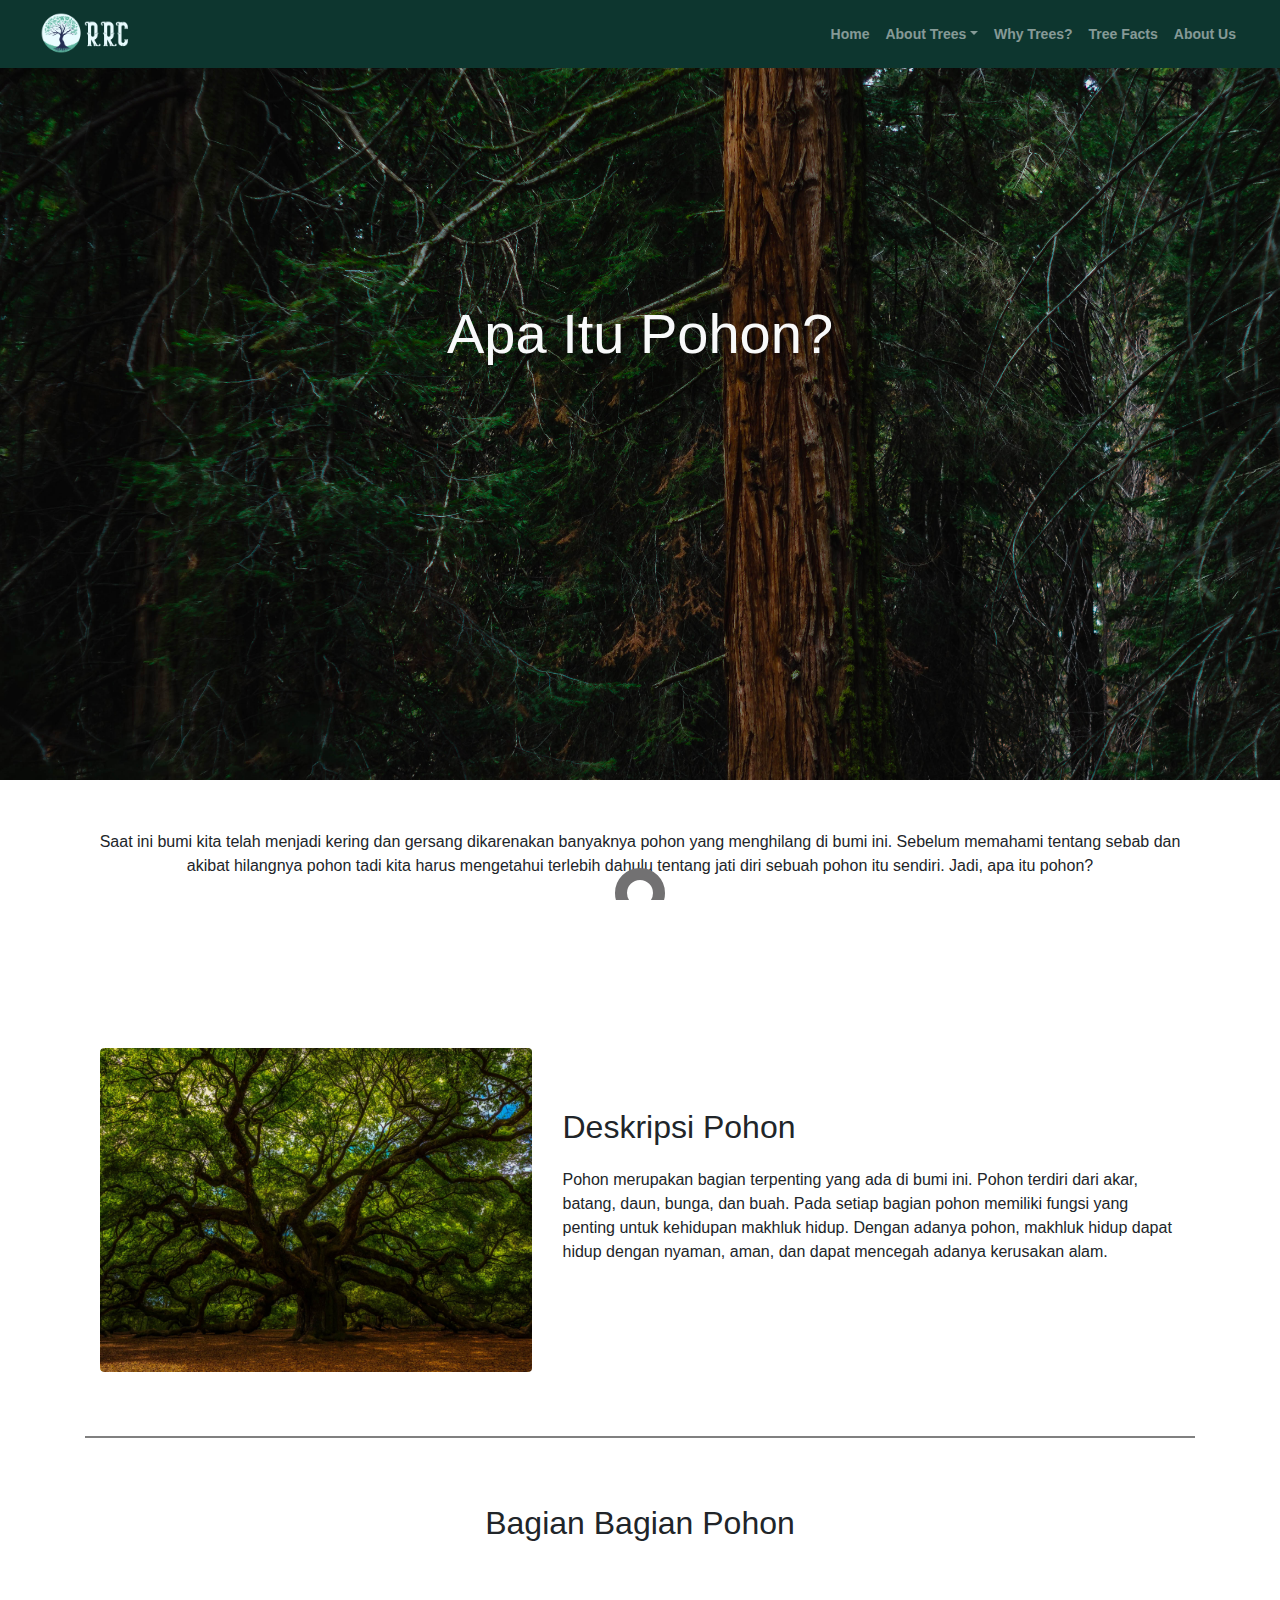
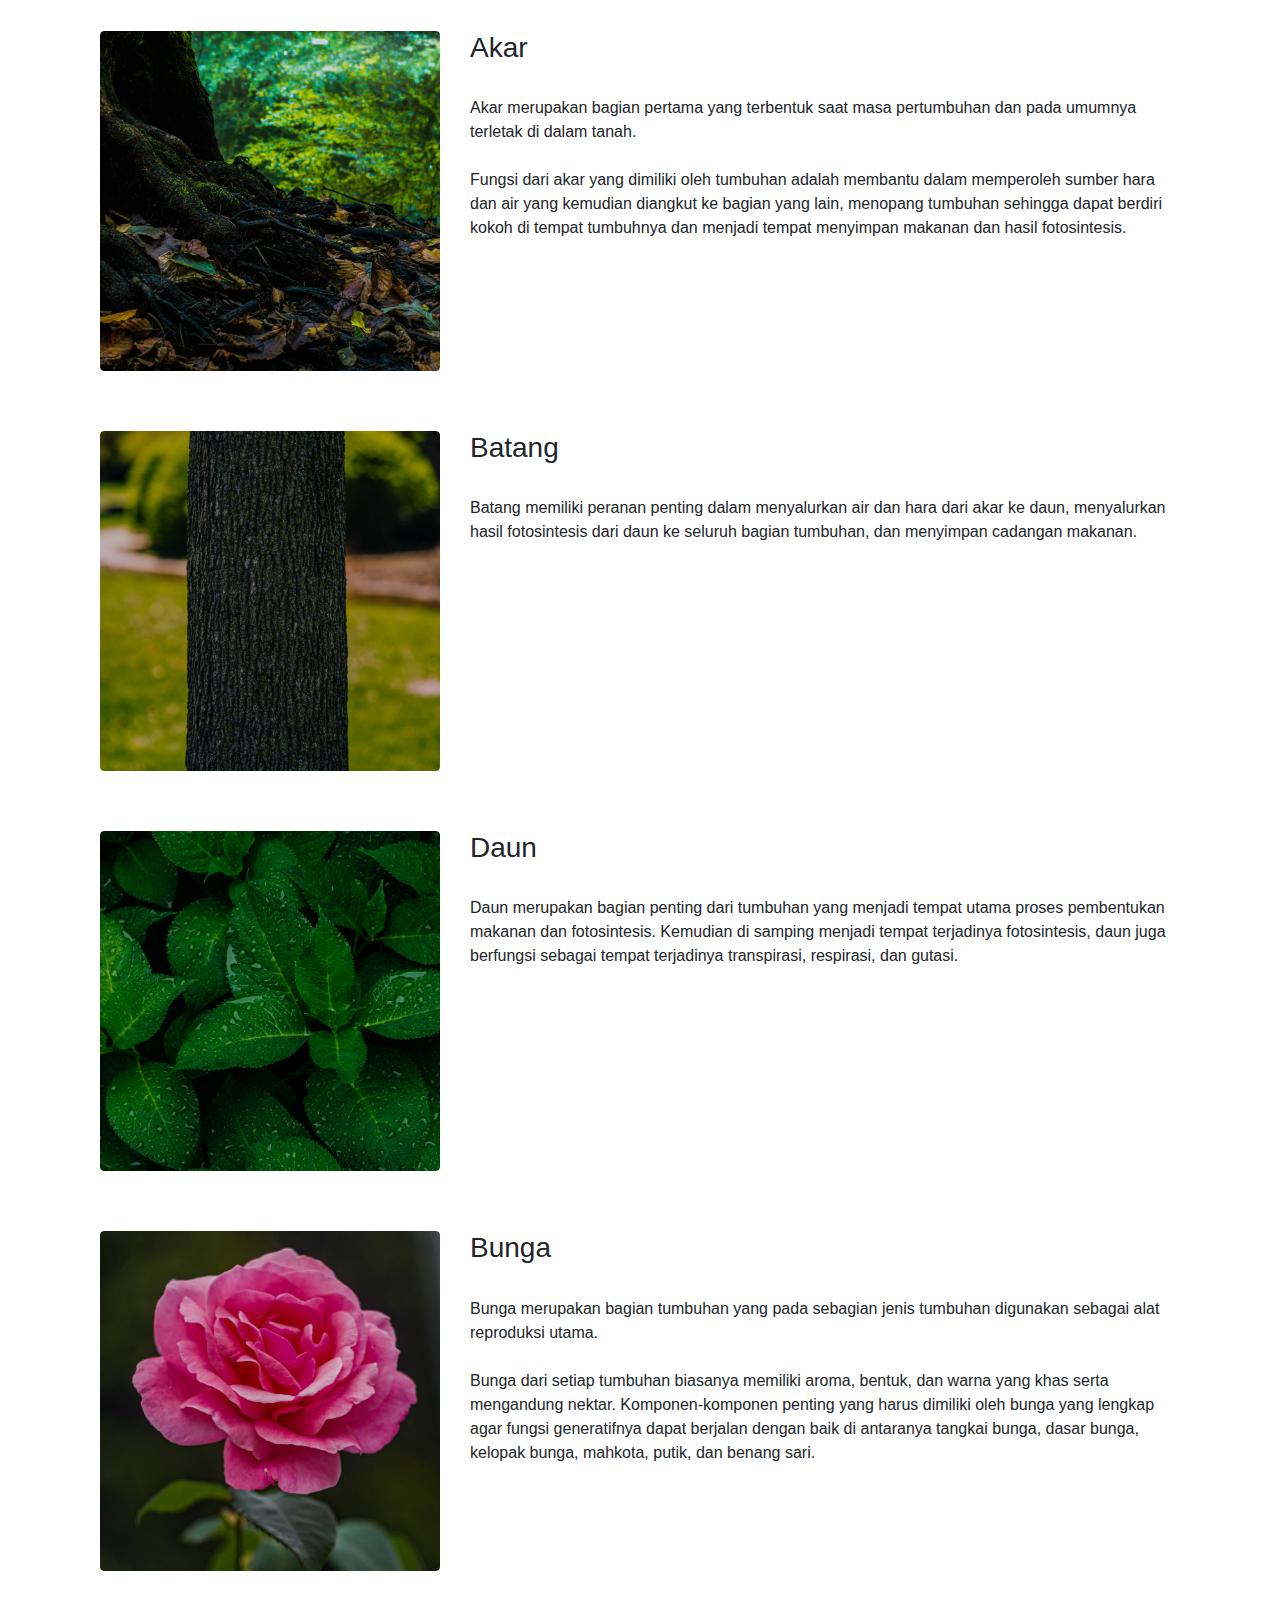
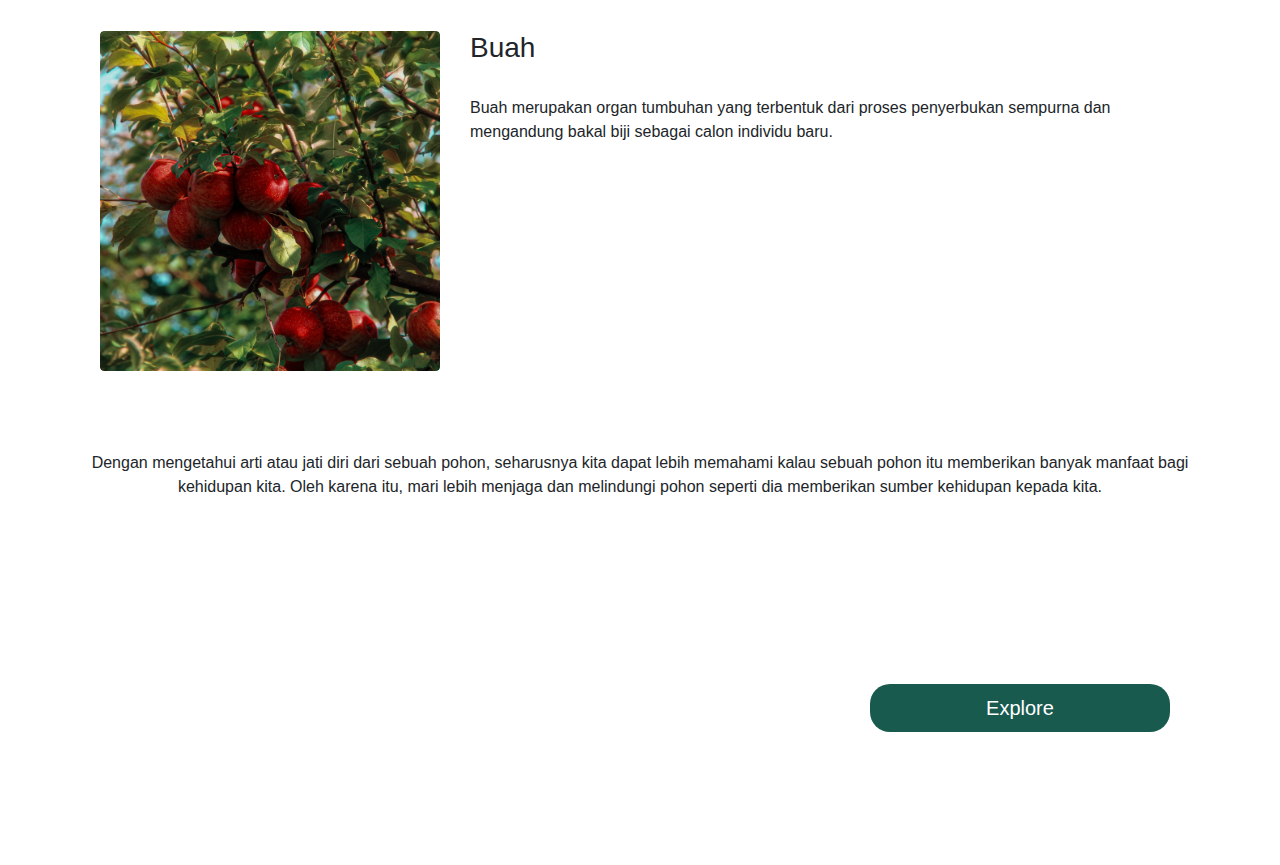
<file: lib/pages/about_trees.html>
<!DOCTYPE html>
<html lang="en">

<head>
    <meta charset="UTF-8">
    <meta name="viewport" content="width=device-width, initial-scale=1.0">
    <title>About Trees</title>

    <link rel="stylesheet" href="../../index.css">
    <link rel="stylesheet" href="./about_trees.css">
    <link rel="stylesheet" href="../../lib/assets/vendor/bootstrap/css/bootstrap.css">
    <link rel="stylesheet" href="../../lib/assets/vendor/fontawesome/css/all.css">
</head>

<body>
    <!-- button to the top -->
    <button onclick="topFunction()" id="myBtn" title="Go to top">Top</button>

    <!-- Loading Page -->
    <div>
        <div class="spinner-wrapper">
            <div class="spinner">
                <div class="bounce1"></div>
                <div class="bounce2"></div>
                <div class="bounce3"></div>
            </div>
        </div>
    </div>
    <!-- Navbar -->
    <nav class="navbar navbar-expand-md navbar-dark navbar-custom fixed-top">

        <!-- Image Logo -->
        <div id="posisilogo" class="navbar-brand-position">
            <a href="#" id="logoPojok" class="navbar-brand brand-light"></a>
        </div>

        <!-- Mobile Menu Toggle Button -->
        <button class="navbar-toggler" type="button" data-toggle="collapse" data-target="#navbarsExampleDefault"
            aria-controls="navbarsExampleDefault" aria-expanded="false" aria-label="Toggle navigation">
            <span class="navbar-toggler-awesome fas fa-bars"></span>
            <span class="navbar-toggler-awesome fas fa-times"></span>
        </button>

        <div class="collapse navbar-collapse navbar-link-position" id="navbarsExampleDefault">
            <ul class="navbar-nav ml-auto">
                <li class="nav-item">
                    <a class="nav-link" href="../../index.html">Home<span class="sr-only">(current)</span></a>
                </li>
                <!-- Dropdown Menu -->
                <li class="nav-item dropdown">
                    <a class="nav-link dropdown-toggle" href="#" id="navbarDropdown" role="button" aria-haspopup="true"
                        aria-expanded="false">About Trees</a>
                    <div class="dropdown-menu" aria-labelledby="navbarDropdown">
                        <a class="dropdown-item" href="./tree_species.html"><span class="item-text">Tree
                                Species</span></a><br>
                        <a class="dropdown-item" href="../../lib/pages/how_to_conserve.html"><span class="item-text">How
                                To Conserve</span></a>
                    </div>
                </li>
                <!-- end of dropdown menu -->
                <li class="nav-item">
                    <a class="nav-link" href="../pages/why_trees.html">Why Trees?</a>
                </li>
                <li class="nav-item">
                    <a class="nav-link" href="../pages/tree_fact.html">Tree Facts</a>
                </li>
                <li class="nav-item">
                    <a class="nav-link" href="../pages/about_us.html">About Us</a>
                </li>

            </ul>

        </div>
    </nav>

    <!-- Background & Jumbotron  -->
    <div class="topbg-2">
        <div>
            <div class="position-custom-2 text-light">
                <div class="Jumbotron">
                    <h1 class="display-4 ">Apa Itu Pohon?</h1>

                </div>
            </div>
        </div>
    </div>

    <div class="container">
        <div class="text-container text-container-padding-5">
            <p class="des-align">Saat ini bumi kita telah menjadi kering dan gersang dikarenakan banyaknya pohon yang
                menghilang di bumi
                ini. Sebelum memahami tentang sebab dan akibat hilangnya pohon tadi kita harus mengetahui terlebih
                dahulu tentang jati diri sebuah pohon itu sendiri. Jadi, apa itu pohon?</p>
        </div>

        <!-- intro 4 -->
        <div id="intro" class="basic-1">
            <div class="container">
                <div class="row">
                    <div class="col-lg-5" style="color: green;">
                        <div class="image-container">
                            <img class="img-fluid img-fluid-padding"
                                src="../assets/img/about_trees/Angel_Oak_Tree_scaled.jpg" alt="alternative">
                        </div>
                    </div>
                    <div class="col-lg-7 intro-align text-container-padding-4 ">
                        <div class="text-container">
                            <h2 class="">Deskripsi Pohon</h2>
                            <p>Pohon merupakan bagian terpenting yang ada di bumi ini. Pohon terdiri dari akar, batang,
                                daun, bunga, dan buah. Pada setiap bagian pohon memiliki fungsi yang penting untuk
                                kehidupan makhluk hidup. Dengan adanya pohon, makhluk hidup dapat hidup dengan nyaman,
                                aman, dan dapat mencegah adanya kerusakan alam.</p>
                        </div>

                    </div>

                </div>
            </div>
        </div>
        <hr class="hr-bold">
        <div class="text-container text-container-padding-6">
            <h2 class="des-align">Bagian Bagian Pohon</h2>
        </div>

        <!-- intro 5 -->
        <div id="intro" class="basic-2">
            <div class="container">
                <div class="row">
                    <div class="col-lg-4" style="color: green;">
                        <div class="image-container">
                            <img class="img-fluid img-fluid-padding"
                                src="../assets/img/about_trees/Bagian Pohon/Akar.jpg" alt="alternative">
                        </div>
                    </div>
                    <div class="col-lg-8 intro-align">
                        <div class="text-container">
                            <h3 class="">Akar</h3>
                            <br>
                            <p>Akar merupakan bagian pertama yang terbentuk saat masa pertumbuhan dan pada umumnya
                                terletak di dalam tanah. <br> <br>
                                Fungsi dari akar yang dimiliki oleh tumbuhan adalah membantu
                                dalam memperoleh sumber hara dan air yang kemudian diangkut ke bagian yang lain,
                                menopang tumbuhan sehingga dapat berdiri kokoh di tempat tumbuhnya dan menjadi tempat
                                menyimpan makanan dan hasil fotosintesis.</p>
                        </div>

                    </div>

                </div>
            </div>
        </div>
        <!-- intro 6 -->
        <div id="intro" class="basic-2">
            <div class="container">
                <div class="row">
                    <div class="col-lg-4" style="color: green;">
                        <div class="image-container">
                            <img class="img-fluid img-fluid-padding"
                                src="../assets/img/about_trees/Bagian Pohon/batang.jpg" alt="alternative">
                        </div>
                    </div>
                    <div class="col-lg-8 intro-align">
                        <div class="text-container">
                            <h3 class="">Batang</h3>
                            <br>
                            <p>Batang memiliki peranan penting dalam menyalurkan air dan hara dari akar ke daun,
                                menyalurkan hasil fotosintesis dari daun ke seluruh bagian tumbuhan, dan menyimpan
                                cadangan makanan.</p>
                        </div>

                    </div>

                </div>
            </div>
        </div>

        <!-- intro 7 -->
        <div id="intro" class="basic-2">
            <div class="container">
                <div class="row">
                    <div class="col-lg-4" style="color: green;">
                        <div class="image-container">
                            <img class="img-fluid img-fluid-padding"
                                src="../assets/img/about_trees/Bagian Pohon/daun.jpg" alt="alternative">
                        </div>
                    </div>
                    <div class="col-lg-8 intro-align">
                        <div class="text-container">
                            <h3 class="">Daun</h3>
                            <br>
                            <p>Daun merupakan bagian penting dari tumbuhan yang menjadi tempat utama proses pembentukan
                                makanan dan fotosintesis. Kemudian di samping menjadi tempat terjadinya fotosintesis,
                                daun juga berfungsi sebagai tempat terjadinya transpirasi, respirasi, dan gutasi.</p>
                        </div>

                    </div>

                </div>
            </div>
        </div>
        <!-- intro 8 -->
        <div id="intro" class="basic-2">
            <div class="container">
                <div class="row">
                    <div class="col-lg-4" style="color: green;">
                        <div class="image-container">
                            <img class="img-fluid img-fluid-padding"
                                src="../assets/img/about_trees/Bagian Pohon/bunga.jpg" alt="alternative">
                        </div>
                    </div>
                    <div class="col-lg-8 intro-align">
                        <div class="text-container">
                            <h3 class="">Bunga</h3>
                            <br>
                            <p>Bunga merupakan bagian tumbuhan yang pada sebagian jenis tumbuhan digunakan sebagai alat
                                reproduksi utama. <br><br> Bunga dari setiap tumbuhan biasanya memiliki aroma, bentuk,
                                dan warna
                                yang khas serta mengandung nektar. Komponen-komponen penting yang harus dimiliki oleh
                                bunga yang lengkap agar fungsi generatifnya dapat berjalan dengan baik di antaranya
                                tangkai bunga, dasar bunga, kelopak bunga, mahkota, putik, dan benang sari.</p>
                        </div>

                    </div>

                </div>
            </div>
        </div>
        <!-- intro 9 -->
        <div id="intro" class="basic-2">
            <div class="container">
                <div class="row">
                    <div class="col-lg-4" style="color: green;">
                        <div class="image-container">
                            <img class="img-fluid img-fluid-padding"
                                src="../assets/img/about_trees/Bagian Pohon/buah.jpg" alt="alternative">
                        </div>
                    </div>
                    <div class="col-lg-8 intro-align">
                        <div class="text-container">
                            <h3 class="">Buah</h3>
                            <br>
                            <p>Buah merupakan organ tumbuhan yang terbentuk dari proses penyerbukan sempurna dan
                                mengandung bakal biji sebagai calon individu baru.</p>
                        </div>

                    </div>

                </div>
            </div>
        </div>
        <div class="text-container text-container-padding-5">
            <p class="des-align">Dengan mengetahui arti atau jati diri dari sebuah pohon, seharusnya kita dapat lebih
                memahami kalau sebuah pohon itu memberikan banyak manfaat bagi kehidupan kita. Oleh karena itu, mari
                lebih menjaga dan melindungi pohon seperti dia memberikan sumber kehidupan kepada kita.</p>
        </div>
        <div class="tron_position">
            <div class="topbg-3">
                <div class="tron_center">
                    <div class="row" style="height: 250px;">
                        <div class="col-lg-8" style="align-self: center; color: white;">
                            <h4 style="padding-left: 50px; padding-right: 50px;">Berikut kami berikan sedikit penjelasan
                                dan bentuk dari jenis jenis pohon yang familiar di
                                Indonesia dan Dunia</h4>
                        </div>
                        <div class="col-lg-4" style="align-self: center;">
                            <h4 style="color: white;">
                                Jenis-Jenis Pohon
                            </h4>
                            <a class="btn btn-primary-custom btn-lg" href="./tree_species.html"
                                role="button">Explore</a>

                        </div>
                    </div>
                </div>
            </div>
        </div>
    </div>

    <div class="footer">
        <div id="button"></div>
        <div id="container">
            <div id="cont">
            </div>
            <!-- Copyright -->
            <div class="footer_center">
                <div class="row">
                    <div class="col-lg-4" style="align-content: center;">
                        <a href="#">
                            <img src="../../lib/assets/img/rrc_navbar_light@4x.png" style="height: 50px; width: 100px;"
                                alt="">
                        </a>

                    </div>
                    <div class="col-lg-4" style="color: white;">
                        <h5>Sayangi Aku, Paru-Paru Duniamu</h5>
                        <!-- Generator: Adobe Illustrator 22.1.0, SVG Export Plug-In  -->
                        <div>
                            <svg version="1.1" xmlns="http://www.w3.org/2000/svg"
                                xmlns:xlink="http://www.w3.org/1999/xlink"
                                xmlns:a="http://ns.adobe.com/AdobeSVGViewerExtensions/3.0/" x="0px" y="0px"
                                width="35.4px" height="35.4px" viewBox="0 0 35.4 35.4"
                                style="enable-background:new 0 0 35.4 35.4;" xml:space="preserve">
                                <style type="text/css">
                                    .st0 {
                                        fill: #FCFCFC;
                                    }
                                </style>
                                <defs>
                                </defs>
                                <g>
                                    <circle class="st0" cx="17.8" cy="17.7" r="3.3" />
                                    <path class="st0"
                                        d="M21.8,9.3h-8.3c-2.4,0-4.3,1.9-4.3,4.3v8.3c0,2.4,1.9,4.3,4.3,4.3h8.3c2.4,0,4.3-1.9,4.3-4.3v-8.3
           C26.1,11.2,24.2,9.3,21.8,9.3z M17.8,22.8c-2.8,0-5.1-2.3-5.1-5.1s2.3-5.1,5.1-5.1s5.1,2.3,5.1,5.1S20.6,22.8,17.8,22.8z
            M23.2,13.4c-0.7,0-1.2-0.5-1.2-1.2c0-0.7,0.5-1.2,1.2-1.2c0.7,0,1.2,0.5,1.2,1.2C24.4,12.9,23.9,13.4,23.2,13.4z" />
                                    <path class="st0"
                                        d="M17.7,0C7.9,0,0,7.9,0,17.7c0,9.8,7.9,17.7,17.7,17.7c9.8,0,17.7-7.9,17.7-17.7C35.4,7.9,27.5,0,17.7,0z
            M28.1,21.8c0,3.4-2.8,6.2-6.2,6.2h-8.3c-3.4,0-6.2-2.8-6.2-6.2v-8.3c0-3.4,2.8-6.2,6.2-6.2h8.3c3.4,0,6.2,2.8,6.2,6.2V21.8z" />
                                </g>
                            </svg>
                            &nbsp;&nbsp;&nbsp;
                            <svg version="1.1" xmlns="http://www.w3.org/2000/svg"
                                xmlns:xlink="http://www.w3.org/1999/xlink"
                                xmlns:a="http://ns.adobe.com/AdobeSVGViewerExtensions/3.0/" x="0px" y="0px" width="35px"
                                height="35px" viewBox="0 0 512 426.7" style="enable-background:new 0 0 512 426.7;"
                                xml:space="preserve">
                                <style type="text/css">
                                    .st0 {
                                        fill: #FCFCFC;
                                    }
                                </style>
                                <defs>
                                </defs>
                                <path class="st0" d="M200.9,281.2l-8.5,119.1c12.1,0,17.4-5.2,23.7-11.5l56.8-54.3l117.7,86.2c21.6,12,36.8,5.7,42.6-19.9
                l77.3-362.1l0,0C517.4,6.9,499-5.6,478,2.3L23.8,176.2c-31,12-30.5,29.3-5.3,37.1l116.1,36.1L404.3,80.6c12.7-8.4,24.2-3.8,14.7,4.7
                L200.9,281.2z" />
                            </svg>
                            &nbsp;&nbsp;&nbsp;

                            <svg version="1.1" xmlns="http://www.w3.org/2000/svg"
                                xmlns:xlink="http://www.w3.org/1999/xlink"
                                xmlns:a="http://ns.adobe.com/AdobeSVGViewerExtensions/3.0/" x="0px" y="0px" width="35px"
                                height="35px" viewBox="0 0 35.4 35.4" style="enable-background:new 0 0 35.4 35.4;"
                                xml:space="preserve">
                                <style type="text/css">
                                    .st0 {
                                        fill: #FCFCFC;
                                    }
                                </style>
                                <defs>
                                </defs>
                                <g>
                                    <path class="st0" d="M18.5,9.1c-4.5,0-8.2,3.7-8.2,8.2c0,1.5,0.4,3,1.2,4.3l0.2,0.4L10.8,25l3.1-0.8l0.4,0.2
       c1.3,0.8,2.7,1.2,4.2,1.2c4.5,0,8.2-3.7,8.2-8.2C26.7,12.8,23,9.1,18.5,9.1z M23.3,20.4c-0.3,0.8-1.1,1.2-1.8,1.4
       c-0.7,0.1-1.4-0.1-2-0.3c-0.6-0.2-1.2-0.5-1.8-0.8c-1.1-0.7-2-1.6-2.8-2.6c-0.2-0.3-0.5-0.7-0.7-1c-0.3-0.5-0.5-0.9-0.6-1.4
       c0-0.2-0.1-0.4-0.1-0.6c0-0.8,0.3-1.5,0.9-2c0.3-0.3,0.9-0.4,1.3-0.2c0.4,0.2,0.6,0.9,0.8,1.3c0.2,0.3,0.3,0.8,0.3,1.1
       c-0.1,0.4-0.4,0.7-0.6,1c-0.2,0.2-0.2,0.3-0.1,0.5c0.8,1.3,1.9,2.3,3.3,2.8c0.2,0.1,0.3,0,0.5-0.1c0.2-0.3,0.5-0.9,0.9-1.1
       c0.5-0.2,1,0.1,1.5,0.3c0.4,0.2,1,0.5,1.2,1C23.5,19.9,23.4,20.2,23.3,20.4z" />
                                    <path class="st0" d="M17.7,0C7.9,0,0,7.9,0,17.7c0,9.8,7.9,17.7,17.7,17.7c9.8,0,17.7-7.9,17.7-17.7C35.4,7.9,27.5,0,17.7,0z
        M18.5,27.5c-1.7,0-3.3-0.4-4.8-1.2l-5.5,1.5l1.5-5.5c-0.8-1.5-1.3-3.2-1.3-4.9c0-5.6,4.6-10.2,10.2-10.2c5.6,0,10.2,4.6,10.2,10.2
       C28.7,22.9,24.1,27.5,18.5,27.5z" />
                                </g>
                            </svg>

                            &nbsp;&nbsp;&nbsp;

                            <svg version="1.1" xmlns="http://www.w3.org/2000/svg"
                                xmlns:xlink="http://www.w3.org/1999/xlink"
                                xmlns:a="http://ns.adobe.com/AdobeSVGViewerExtensions/3.0/" x="0px" y="0px" width="35px"
                                height="35px" viewBox="0 0 35.4 27.2" style="enable-background:new 0 0 35.4 27.2;"
                                xml:space="preserve">
                                <style type="text/css">
                                    .st0 {
                                        fill: #FCFCFC;
                                    }
                                </style>
                                <defs>
                                </defs>
                                <g>
                                    <path class="st0" d="M2.6,0.4l12.3,13.9c0.7,0.8,1.7,1.2,2.8,1.2c1.1,0,2.1-0.5,2.8-1.2L32.5,0.6c0.1-0.1,0.2-0.2,0.3-0.3
                    C32.4,0.1,31.8,0,31.2,0h-27C3.6,0,3.1,0.1,2.6,0.4C2.6,0.3,2.6,0.4,2.6,0.4z" />
                                    <path class="st0"
                                        d="M34.7,2c-0.1,0.1-0.1,0.3-0.2,0.4L22.4,16.1c-1.2,1.4-2.9,2.1-4.7,2.1c-1.8,0-3.5-0.8-4.7-2.1L0.7,2.1
                    c0,0,0-0.1-0.1-0.1C0.2,2.7,0,3.4,0,4.2v18.9c0,2.3,1.9,4.2,4.2,4.2h27c2.3,0,4.2-1.9,4.2-4.2V4.2C35.4,3.4,35.1,2.6,34.7,2z" />
                                </g>
                            </svg>
                            &nbsp;&nbsp;&nbsp;

                            <!-- Generator: Adobe Illustrator 22.1.0, SVG Export Plug-In  -->
                            <svg version="1.1" xmlns="http://www.w3.org/2000/svg"
                                xmlns:xlink="http://www.w3.org/1999/xlink"
                                xmlns:a="http://ns.adobe.com/AdobeSVGViewerExtensions/3.0/" x="0px" y="0px" width="35px"
                                height="35px" viewBox="0 0 15 15" style="enable-background:new 0 0 15 15;"
                                xml:space="preserve">
                                <style type="text/css">
                                    .st0 {
                                        fill: #FDFEFE;
                                    }
                                </style>
                                <defs>
                                </defs>
                                <path class="st0" d="M7.5,0C3.4,0,0,3.4,0,7.5S3.4,15,7.5,15S15,11.6,15,7.5S11.6,0,7.5,0z M7.5,2.3c1.2,0,2.3,1,2.3,2.3
s-1,2.3-2.3,2.3s-2.3-1-2.3-2.3S6.3,2.3,7.5,2.3z M7.5,12.9c-1.9,0-3.5-1-4.5-2.4C3,9,6,8.2,7.5,8.2C9,8.2,12,9,12,10.5
C11,11.9,9.4,12.9,7.5,12.9z" />
                            </svg>
                        </div>

                    </div>

                    <div class="col-lg-4"
                        style="color: white; text-align: center; align-self: center; align-items: center; align-content: center;">
                        <div style="text-align: center;">
                            <div style="padding-left: 60px; padding-right: 60px;">
                                <p
                                    style=" text-align: center; align-self: center; align-items: center; align-content: center;">
                                    RRC Group adalah sebuah kelompok yang memiliki
                                    tujuan untuk membuat user lebih perduli dan sadar
                                    kalau pohon itu sangat berharga bagi kelangsungan
                                    hidup semua makhluk di muka bumi ini
                                </p>
                            </div>

                        </div>


                    </div>
                </div>
            </div>
            <footer>

                <div class="copyright text-center">
                    &copy; 2020 <span>RRC Group</span>
                </div>

            </footer>
        </div>
    </div>


    <script src="../../lib/assets/vendor/jquery/jquery.min.js"></script>
    <script src="../../lib/assets/vendor/bootstrap/js/bootstrap.min.js"></script>
    <script src="../../index.js"></script>
</body>

</html>
</file>
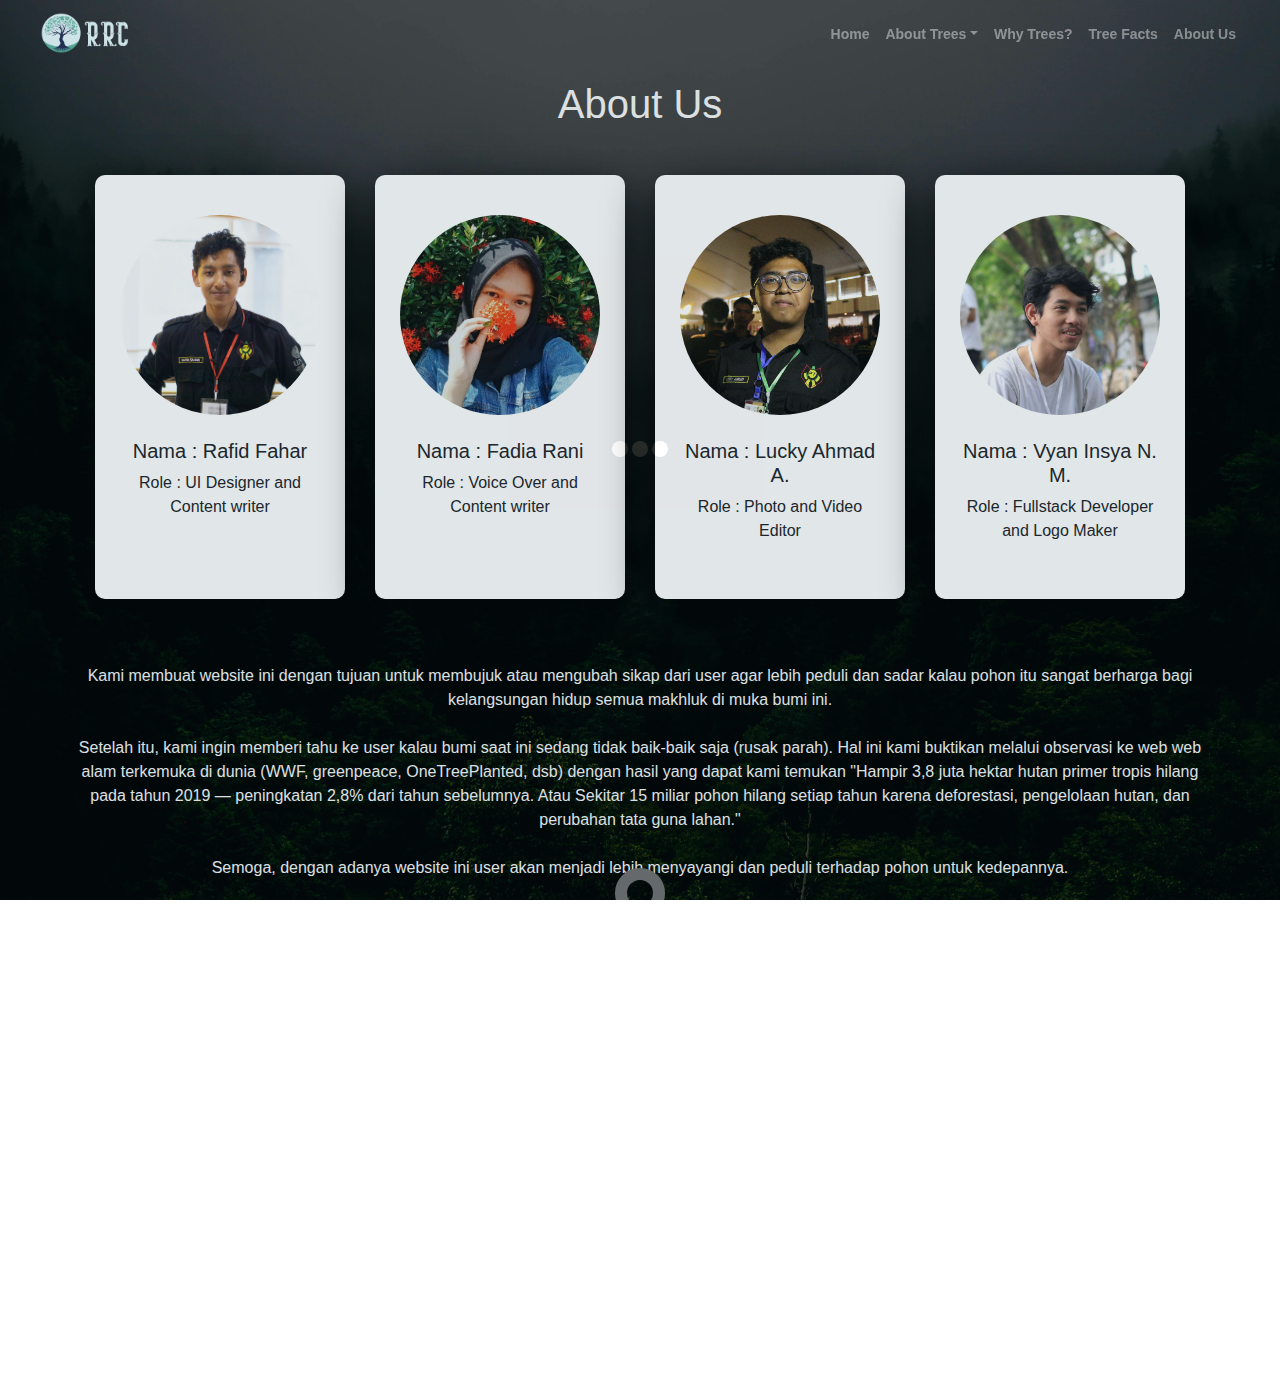
<file: lib/pages/about_us.html>
<!DOCTYPE html>
<html lang="en">

<head>
    <meta charset="UTF-8">
    <meta name="viewport" content="width=device-width, initial-scale=1.0">
    <title>RRC</title>

    <link rel="stylesheet" href="../../index.css">
    <link rel="stylesheet" href="./about_us.css">
    <link rel="stylesheet" href="../../lib/assets/vendor/bootstrap/css/bootstrap.css">
    <link rel="stylesheet" href="../../lib/assets/vendor/fontawesome/css/all.css">
</head>

<body>
    <!-- button to the top -->
    <button onclick="topFunction()" id="myBtn" title="Go to top">Top</button>

    <!-- Loading Page -->
    <div>
        <div class="spinner-wrapper">
            <div class="spinner">
                <div class="bounce1"></div>
                <div class="bounce2"></div>
                <div class="bounce3"></div>
            </div>
        </div>
    </div>
    <!-- Navbar -->
    <nav class="navbar navbar-expand-md navbar-dark navbar-custom fixed-top">

        <!-- Image Logo -->
        <div id="posisilogo" class="navbar-brand-position">
            <a href="#" id="logoPojok" class="navbar-brand brand-light"></a>
        </div>

        <!-- Mobile Menu Toggle Button -->
        <button class="navbar-toggler" type="button" data-toggle="collapse" data-target="#navbarsExampleDefault"
            aria-controls="navbarsExampleDefault" aria-expanded="false" aria-label="Toggle navigation">
            <span class="navbar-toggler-awesome fas fa-bars"></span>
            <span class="navbar-toggler-awesome fas fa-times"></span>
        </button>

        <div class="collapse navbar-collapse navbar-link-position" id="navbarsExampleDefault">
            <ul class="navbar-nav ml-auto">
                <li class="nav-item">
                    <a class="nav-link" href="../../index.html">Home<span class="sr-only">(current)</span></a>
                </li>
                <!-- Dropdown Menu -->
                <li class="nav-item dropdown">
                    <a class="nav-link dropdown-toggle" href="../../lib/pages/about_trees.html" id="navbarDropdown"
                        role="button" aria-haspopup="true" aria-expanded="false">About Trees</a>
                    <div class="dropdown-menu" aria-labelledby="navbarDropdown">
                        <a class="dropdown-item" href="../../lib/pages/tree_species.html"><span class="item-text">Tree
                                Species</span></a><br>
                        <a class="dropdown-item" href="../../lib/pages/how_to_conserve.html"><span class="item-text">How
                                To Conserve</span></a>
                    </div>
                </li>
                <!-- end of dropdown menu -->
                <li class="nav-item">
                    <a class="nav-link" href="../../lib/pages/why_trees.html">Why Trees?</a>
                </li>
                <li class="nav-item">
                    <a class="nav-link" href="../../lib/pages/tree_fact.html">Tree Facts</a>
                </li>
                <li class="nav-item">
                    <a class="nav-link" href="#">About Us</a>
                </li>

            </ul>

        </div>
    </nav>

    <!-- Background & Jumbotron  -->
    <div class="topbg-2">
        <div>
            <div>
                <div class="Jumbotron ">
                    <div class="container padding-center">
                        <h1 class="text-light des-align">About Us
                        </h1>
                        <br>
                        <div class="features-wrap">

                            <div class="feature des-align">
                                <div class="feature-inner">
                                    <img class="circle-avatar" src="../assets/img/about_us/rafid.jpg" alt="Avatar"
                                        style="width:200px;">
                                    <br>
                                    <br>
                                    <h5 class="feature-title h3-mobile">Nama : Rafid Fahar</h5>
                                    <p class="text-sm">Role : UI Designer and Content writer</p>
                                </div>
                            </div>
                            <div class="feature des-align">
                                <div class="feature-inner">
                                    <img class="circle-avatar" src="../assets/img/about_us/rani.jpg" alt="Avatar"
                                        style="width:200px">
                                    <br>
                                    <br>
                                    <h5 class="feature-title h3-mobile">Nama : Fadia Rani</h5>
                                    <p class="text-sm">Role : Voice Over and Content writer</p>
                                </div>
                            </div>
                            <div class="feature des-align">
                                <div class="feature-inner">
                                    <img class="circle-avatar" src="../assets/img/about_us/lucky.JPG" alt="Avatar"
                                        style="width:200px">
                                    <br>
                                    <br>
                                    <h5 class="feature-title h3-mobile">Nama : Lucky Ahmad A.</h5>
                                    <p class="text-sm">Role : Photo and Video Editor</p>
                                </div>
                            </div>
                            <div class="feature des-align">
                                <div class="feature-inner">
                                    <img class="circle-avatar" src="../assets/img/about_us/vyan.png" alt="Avatar"
                                        style="width:200px">
                                    <br>
                                    <br>
                                    <h5 class="feature-title h3-mobile">Nama : Vyan Insya N. M.</h5>
                                    <p class="text-sm">Role : Fullstack Developer and Logo Maker</p>
                                </div>
                            </div>

                            <p class="text-light des-align" style="padding-top: 50px;">
                                Kami membuat website ini dengan tujuan untuk membujuk atau mengubah sikap dari user agar
                                lebih peduli dan sadar kalau pohon itu sangat berharga bagi kelangsungan hidup semua
                                makhluk di muka bumi ini. <br><br> Setelah itu, kami ingin memberi tahu ke user kalau
                                bumi saat
                                ini sedang tidak baik-baik saja (rusak parah). Hal ini kami buktikan melalui observasi
                                ke web web alam terkemuka di dunia (WWF, greenpeace, OneTreePlanted, dsb) dengan hasil
                                yang dapat kami temukan "Hampir 3,8 juta hektar hutan primer tropis hilang pada tahun
                                2019 — peningkatan 2,8% dari tahun sebelumnya. Atau Sekitar 15 miliar pohon hilang
                                setiap tahun karena deforestasi, pengelolaan hutan, dan perubahan tata guna lahan."
                                <br><br>
                                Semoga, dengan adanya website ini user akan menjadi lebih menyayangi dan peduli terhadap
                                pohon untuk kedepannya.
                            </p>
                        </div>

                    </div>
                </div>


            </div>
        </div>
    </div>




    <div class="footer">
        <div id="button"></div>
        <div id="container">
            <div id="cont">
            </div>
            <!-- Copyright -->
            <div class="footer_center">
                <div class="row">
                    <div class="col-lg-4" style="align-content: center;">
                        <a href="#">
                            <img src="../../lib/assets/img/rrc_navbar_light@4x.png" style="height: 50px; width: 100px;"
                                alt="">
                        </a>

                    </div>
                    <div class="col-lg-4" style="color: white;">
                        <h5>Sayangi Aku, Paru-Paru Duniamu</h5>
                        <!-- Generator: Adobe Illustrator 22.1.0, SVG Export Plug-In  -->
                        <div>
                            <svg version="1.1" xmlns="http://www.w3.org/2000/svg"
                                xmlns:xlink="http://www.w3.org/1999/xlink"
                                xmlns:a="http://ns.adobe.com/AdobeSVGViewerExtensions/3.0/" x="0px" y="0px"
                                width="35.4px" height="35.4px" viewBox="0 0 35.4 35.4"
                                style="enable-background:new 0 0 35.4 35.4;" xml:space="preserve">
                                <style type="text/css">
                                    .st0 {
                                        fill: #FCFCFC;
                                    }
                                </style>
                                <defs>
                                </defs>
                                <g>
                                    <circle class="st0" cx="17.8" cy="17.7" r="3.3" />
                                    <path class="st0"
                                        d="M21.8,9.3h-8.3c-2.4,0-4.3,1.9-4.3,4.3v8.3c0,2.4,1.9,4.3,4.3,4.3h8.3c2.4,0,4.3-1.9,4.3-4.3v-8.3
           C26.1,11.2,24.2,9.3,21.8,9.3z M17.8,22.8c-2.8,0-5.1-2.3-5.1-5.1s2.3-5.1,5.1-5.1s5.1,2.3,5.1,5.1S20.6,22.8,17.8,22.8z
            M23.2,13.4c-0.7,0-1.2-0.5-1.2-1.2c0-0.7,0.5-1.2,1.2-1.2c0.7,0,1.2,0.5,1.2,1.2C24.4,12.9,23.9,13.4,23.2,13.4z" />
                                    <path class="st0"
                                        d="M17.7,0C7.9,0,0,7.9,0,17.7c0,9.8,7.9,17.7,17.7,17.7c9.8,0,17.7-7.9,17.7-17.7C35.4,7.9,27.5,0,17.7,0z
            M28.1,21.8c0,3.4-2.8,6.2-6.2,6.2h-8.3c-3.4,0-6.2-2.8-6.2-6.2v-8.3c0-3.4,2.8-6.2,6.2-6.2h8.3c3.4,0,6.2,2.8,6.2,6.2V21.8z" />
                                </g>
                            </svg>
                            &nbsp;&nbsp;&nbsp;
                            <svg version="1.1" xmlns="http://www.w3.org/2000/svg"
                                xmlns:xlink="http://www.w3.org/1999/xlink"
                                xmlns:a="http://ns.adobe.com/AdobeSVGViewerExtensions/3.0/" x="0px" y="0px" width="35px"
                                height="35px" viewBox="0 0 512 426.7" style="enable-background:new 0 0 512 426.7;"
                                xml:space="preserve">
                                <style type="text/css">
                                    .st0 {
                                        fill: #FCFCFC;
                                    }
                                </style>
                                <defs>
                                </defs>
                                <path class="st0" d="M200.9,281.2l-8.5,119.1c12.1,0,17.4-5.2,23.7-11.5l56.8-54.3l117.7,86.2c21.6,12,36.8,5.7,42.6-19.9
                l77.3-362.1l0,0C517.4,6.9,499-5.6,478,2.3L23.8,176.2c-31,12-30.5,29.3-5.3,37.1l116.1,36.1L404.3,80.6c12.7-8.4,24.2-3.8,14.7,4.7
                L200.9,281.2z" />
                            </svg>
                            &nbsp;&nbsp;&nbsp;

                            <svg version="1.1" xmlns="http://www.w3.org/2000/svg"
                                xmlns:xlink="http://www.w3.org/1999/xlink"
                                xmlns:a="http://ns.adobe.com/AdobeSVGViewerExtensions/3.0/" x="0px" y="0px" width="35px"
                                height="35px" viewBox="0 0 35.4 35.4" style="enable-background:new 0 0 35.4 35.4;"
                                xml:space="preserve">
                                <style type="text/css">
                                    .st0 {
                                        fill: #FCFCFC;
                                    }
                                </style>
                                <defs>
                                </defs>
                                <g>
                                    <path class="st0" d="M18.5,9.1c-4.5,0-8.2,3.7-8.2,8.2c0,1.5,0.4,3,1.2,4.3l0.2,0.4L10.8,25l3.1-0.8l0.4,0.2
       c1.3,0.8,2.7,1.2,4.2,1.2c4.5,0,8.2-3.7,8.2-8.2C26.7,12.8,23,9.1,18.5,9.1z M23.3,20.4c-0.3,0.8-1.1,1.2-1.8,1.4
       c-0.7,0.1-1.4-0.1-2-0.3c-0.6-0.2-1.2-0.5-1.8-0.8c-1.1-0.7-2-1.6-2.8-2.6c-0.2-0.3-0.5-0.7-0.7-1c-0.3-0.5-0.5-0.9-0.6-1.4
       c0-0.2-0.1-0.4-0.1-0.6c0-0.8,0.3-1.5,0.9-2c0.3-0.3,0.9-0.4,1.3-0.2c0.4,0.2,0.6,0.9,0.8,1.3c0.2,0.3,0.3,0.8,0.3,1.1
       c-0.1,0.4-0.4,0.7-0.6,1c-0.2,0.2-0.2,0.3-0.1,0.5c0.8,1.3,1.9,2.3,3.3,2.8c0.2,0.1,0.3,0,0.5-0.1c0.2-0.3,0.5-0.9,0.9-1.1
       c0.5-0.2,1,0.1,1.5,0.3c0.4,0.2,1,0.5,1.2,1C23.5,19.9,23.4,20.2,23.3,20.4z" />
                                    <path class="st0" d="M17.7,0C7.9,0,0,7.9,0,17.7c0,9.8,7.9,17.7,17.7,17.7c9.8,0,17.7-7.9,17.7-17.7C35.4,7.9,27.5,0,17.7,0z
        M18.5,27.5c-1.7,0-3.3-0.4-4.8-1.2l-5.5,1.5l1.5-5.5c-0.8-1.5-1.3-3.2-1.3-4.9c0-5.6,4.6-10.2,10.2-10.2c5.6,0,10.2,4.6,10.2,10.2
       C28.7,22.9,24.1,27.5,18.5,27.5z" />
                                </g>
                            </svg>

                            &nbsp;&nbsp;&nbsp;

                            <svg version="1.1" xmlns="http://www.w3.org/2000/svg"
                                xmlns:xlink="http://www.w3.org/1999/xlink"
                                xmlns:a="http://ns.adobe.com/AdobeSVGViewerExtensions/3.0/" x="0px" y="0px" width="35px"
                                height="35px" viewBox="0 0 35.4 27.2" style="enable-background:new 0 0 35.4 27.2;"
                                xml:space="preserve">
                                <style type="text/css">
                                    .st0 {
                                        fill: #FCFCFC;
                                    }
                                </style>
                                <defs>
                                </defs>
                                <g>
                                    <path class="st0" d="M2.6,0.4l12.3,13.9c0.7,0.8,1.7,1.2,2.8,1.2c1.1,0,2.1-0.5,2.8-1.2L32.5,0.6c0.1-0.1,0.2-0.2,0.3-0.3
                    C32.4,0.1,31.8,0,31.2,0h-27C3.6,0,3.1,0.1,2.6,0.4C2.6,0.3,2.6,0.4,2.6,0.4z" />
                                    <path class="st0"
                                        d="M34.7,2c-0.1,0.1-0.1,0.3-0.2,0.4L22.4,16.1c-1.2,1.4-2.9,2.1-4.7,2.1c-1.8,0-3.5-0.8-4.7-2.1L0.7,2.1
                    c0,0,0-0.1-0.1-0.1C0.2,2.7,0,3.4,0,4.2v18.9c0,2.3,1.9,4.2,4.2,4.2h27c2.3,0,4.2-1.9,4.2-4.2V4.2C35.4,3.4,35.1,2.6,34.7,2z" />
                                </g>
                            </svg>
                            &nbsp;&nbsp;&nbsp;

                            <!-- Generator: Adobe Illustrator 22.1.0, SVG Export Plug-In  -->
                            <svg version="1.1" xmlns="http://www.w3.org/2000/svg"
                                xmlns:xlink="http://www.w3.org/1999/xlink"
                                xmlns:a="http://ns.adobe.com/AdobeSVGViewerExtensions/3.0/" x="0px" y="0px" width="35px"
                                height="35px" viewBox="0 0 15 15" style="enable-background:new 0 0 15 15;"
                                xml:space="preserve">
                                <style type="text/css">
                                    .st0 {
                                        fill: #FDFEFE;
                                    }
                                </style>
                                <defs>
                                </defs>
                                <path class="st0" d="M7.5,0C3.4,0,0,3.4,0,7.5S3.4,15,7.5,15S15,11.6,15,7.5S11.6,0,7.5,0z M7.5,2.3c1.2,0,2.3,1,2.3,2.3
s-1,2.3-2.3,2.3s-2.3-1-2.3-2.3S6.3,2.3,7.5,2.3z M7.5,12.9c-1.9,0-3.5-1-4.5-2.4C3,9,6,8.2,7.5,8.2C9,8.2,12,9,12,10.5
C11,11.9,9.4,12.9,7.5,12.9z" />
                            </svg>
                        </div>

                    </div>

                    <div class="col-lg-4"
                        style="color: white; text-align: center; align-self: center; align-items: center; align-content: center;">
                        <div style="text-align: center;">
                            <div style="padding-left: 60px; padding-right: 60px;">
                                <p
                                    style=" text-align: center; align-self: center; align-items: center; align-content: center;">
                                    RRC Group adalah sebuah kelompok yang memiliki
                                    tujuan untuk membuat user lebih perduli dan sadar
                                    kalau pohon itu sangat berharga bagi kelangsungan
                                    hidup semua makhluk di muka bumi ini
                                </p>
                            </div>

                        </div>


                    </div>
                </div>
            </div>
            <footer>

                <div class="copyright text-center">
                    &copy; 2020 <span>RRC Group</span>
                </div>

            </footer>
        </div>
    </div>


    <script src="../../lib/assets/vendor/jquery/jquery.min.js"></script>
    <script src="../../lib/assets/vendor/bootstrap/js/bootstrap.min.js"></script>
    <script src="../../index.js"></script>
</body>

</html>
</file>
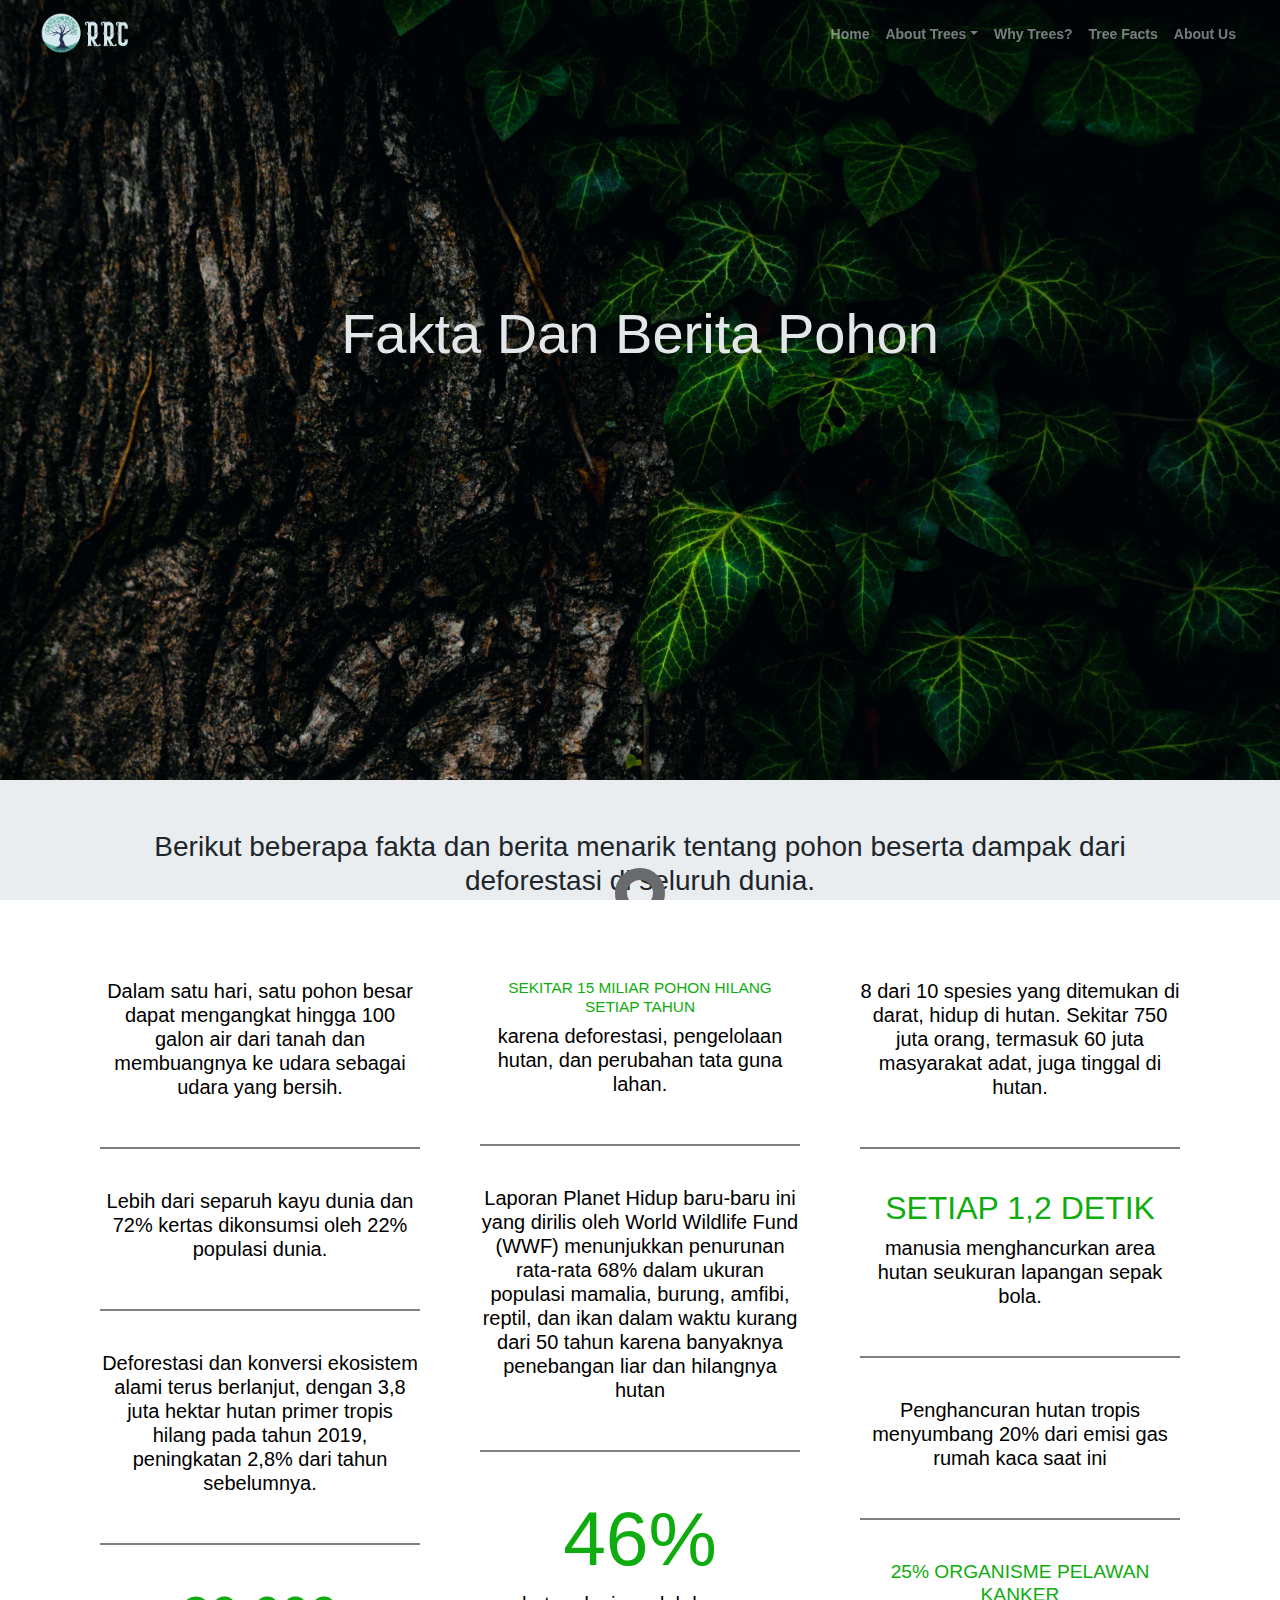
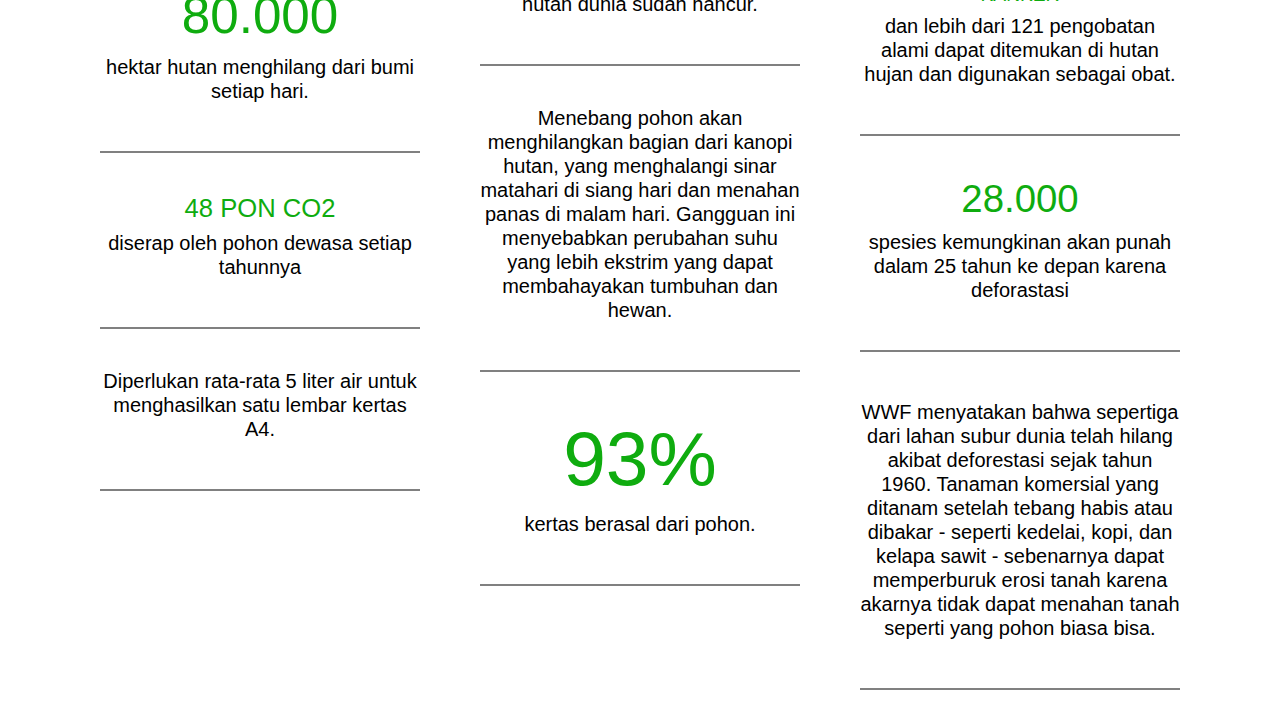
<file: lib/pages/tree_fact.html>
<!DOCTYPE html>
<html lang="en">

<head>
    <meta charset="UTF-8">
    <meta name="viewport" content="width=device-width, initial-scale=1.0">
    <title>About Trees</title>

    <link rel="stylesheet" href="../../index.css">
    <link rel="stylesheet" href="./tree_fact.css">
    <link rel="stylesheet" href="../../lib/assets/vendor/bootstrap/css/bootstrap.css">
    <link rel="stylesheet" href="../../lib/assets/vendor/fontawesome/css/all.css">
</head>

<body>
    <!-- button to the top -->
    <button onclick="topFunction()" id="myBtn" title="Go to top">Top</button>

    <!-- Loading Page -->
    <div>
        <div class="spinner-wrapper">
            <div class="spinner">
                <div class="bounce1"></div>
                <div class="bounce2"></div>
                <div class="bounce3"></div>
            </div>
        </div>
    </div>
    <!-- Navbar -->
    <nav class="navbar navbar-expand-md navbar-dark navbar-custom fixed-top">

        <!-- Image Logo -->
        <div id="posisilogo" class="navbar-brand-position">
            <a href="#" id="logoPojok" class="navbar-brand brand-light"></a>
        </div>

        <!-- Mobile Menu Toggle Button -->
        <button class="navbar-toggler" type="button" data-toggle="collapse" data-target="#navbarsExampleDefault"
            aria-controls="navbarsExampleDefault" aria-expanded="false" aria-label="Toggle navigation">
            <span class="navbar-toggler-awesome fas fa-bars"></span>
            <span class="navbar-toggler-awesome fas fa-times"></span>
        </button>

        <div class="collapse navbar-collapse navbar-link-position" id="navbarsExampleDefault">
            <ul class="navbar-nav ml-auto">
                <li class="nav-item">
                    <a class="nav-link" href="../../index.html">Home<span class="sr-only">(current)</span></a>
                </li>
                <!-- Dropdown Menu -->
                <li class="nav-item dropdown">
                    <a class="nav-link dropdown-toggle" href="./about_trees.html" id="navbarDropdown" role="button"
                        aria-haspopup="true" aria-expanded="false">About Trees</a>
                    <div class="dropdown-menu" aria-labelledby="navbarDropdown">
                        <a class="dropdown-item" href="./tree_species.html"><span class="item-text">Tree
                                Species</span></a><br>
                        <a class="dropdown-item" href="../../lib/pages/how_to_conserve.html"><span class="item-text">How
                                To Conserve</span></a>
                    </div>
                </li>
                <!-- end of dropdown menu -->
                <li class="nav-item">
                    <a class="nav-link" href="../pages/why_trees.html">Why Trees?</a>
                </li>
                <li class="nav-item">
                    <a class="nav-link" href="#">Tree Facts</a>
                </li>
                <li class="nav-item">
                    <a class="nav-link" href="../pages/about_us.html">About Us</a>
                </li>

            </ul>

        </div>
    </nav>

    <!-- Background & Jumbotron  -->
    <div class="topbg-2">
        <div>
            <div class="position-custom-2 text-light">
                <div class="Jumbotron">
                    <h1 class="display-4 ">Fakta Dan Berita Pohon</h1>

                </div>
            </div>
        </div>
    </div>

    <div class="container">
        <div class="text-container text-container-padding-5">
            <h3 class="des-align">Berikut beberapa fakta dan berita menarik tentang pohon beserta dampak dari
                deforestasi di seluruh dunia.</h3>
        </div>



        <div class="row">
            <div class="col-lg-4">
                <div class="container" style="text-align: center; word-wrap: break-word; word-break: normal;">

                    <br>

                    <a style="text-decoration: none; color: black;" href="https://www.treesaregood.org/funfacts">
                        <h5>
                            Dalam satu hari, satu pohon besar dapat mengangkat hingga 100 galon air dari tanah dan
                            membuangnya ke udara sebagai udara yang bersih.
                        </h5>
                    </a>
                    <br>
                    <hr class="hr-bold">

                </div>

                <div class="container" style="text-align: center; word-wrap: break-word; word-break: normal;">
                    <br>
                    <a style="text-decoration: none; color: black;"
                        href="http://www.usjunkmail.com/consumer/factsEnv.aspx">
                        <h5>
                            Lebih dari separuh kayu dunia dan 72% kertas dikonsumsi oleh 22% populasi dunia.
                        </h5>
                    </a>
                    <br>
                    <hr class="hr-bold">

                </div>

                <div class="container" style="text-align: center; word-wrap: break-word; word-break: normal;">
                    <br>
                    <a style="text-decoration: none; color: black;"
                        href="https://www.worldwildlife.org/blogs/sustainability-works/posts/moving-closer-to-tackling-deforestation-at-scale">
                        <h5>
                            Deforestasi dan konversi ekosistem alami terus berlanjut, dengan 3,8 juta hektar hutan
                            primer tropis hilang pada tahun 2019, peningkatan 2,8% dari tahun sebelumnya. </h5>
                    </a>
                    <br>
                    <hr class="hr-bold">

                </div>
                <div class="container" style="text-align: center; word-wrap: break-word; word-break: normal;">
                    <br>
                    <a style="text-decoration: none; color: black;"
                        href="https://www.everythingconnects.org/forests.html">
                        <h1 style="font-size: 4vw; color: rgb(15, 172, 15);">
                            80.000
                        </h1>
                        <h5>
                            hektar hutan menghilang dari bumi setiap hari.</h5>
                    </a>
                    <br>

                    <hr class="hr-bold">

                </div>
                <div class="container" style="text-align: center; word-wrap: break-word; word-break: normal;">
                    <br>
                    <a style="text-decoration: none; color: black;"
                        href="https://www.eea.europa.eu/articles/forests-health-and-climate-change/key-facts/trees-help-tackle-climate-change">
                        <h1 style="font-size: 2vw; color: rgb(15, 172, 15);">
                            48 PON CO2
                        </h1>
                        <h5>
                            diserap oleh pohon dewasa setiap tahunnya</h5>
                    </a>
                    <br>

                    <hr class="hr-bold">

                </div>

                <div class="container" style="text-align: center; word-wrap: break-word; word-break: normal;">
                    <br>
                    <a style="text-decoration: none; color: black;"
                        href="https://www.tiredearth.com/articles/less-paper-save-forests-rescue-environment">

                        <h5>
                            Diperlukan rata-rata 5 liter air untuk menghasilkan satu lembar kertas A4.
                        </h5>

                    </a>
                    <br>

                    <hr class="hr-bold">

                </div>
            </div>
            <div class="col-lg-4">
                <div class="container" style="text-align: center; word-wrap: break-word; word-break: normal;">
                    <br>
                    <a style="text-decoration: none; color: black;" href="https://www.factretriever.com/tree-facts">
                        <h1 style="font-size: 1.2vw; color: rgb(15, 172, 15);">
                            SEKITAR 15 MILIAR POHON HILANG SETIAP TAHUN
                        </h1>
                        <h5>
                            karena deforestasi, pengelolaan hutan, dan perubahan tata guna lahan.</h5>
                    </a>
                    <br>

                    <hr class="hr-bold">

                </div>
                <div class="container" style="text-align: center; word-wrap: break-word; word-break: normal;">
                    <br>
                    <a style="text-decoration: none; color: black;"
                        href="https://www.worldwildlife.org/blogs/sustainability-works/posts/moving-closer-to-tackling-deforestation-at-scale">

                        <h5>
                            Laporan Planet Hidup baru-baru ini yang dirilis oleh World Wildlife Fund (WWF) menunjukkan
                            penurunan rata-rata 68% dalam ukuran populasi mamalia, burung, amfibi, reptil, dan ikan
                            dalam waktu kurang dari 50 tahun karena banyaknya penebangan liar dan hilangnya hutan

                        </h5>
                    </a>
                    <br>

                    <hr class="hr-bold">

                </div>

                <div class="container" style="text-align: center; word-wrap: break-word; word-break: normal;">
                    <br>
                    <a style="text-decoration: none; color: black;"
                        href="https://www.greenpeace.org.au/what-we-do/protecting-forests/forest-destruction/">
                        <h1 style="font-size: 6vw; color: rgb(15, 172, 15);">
                            46%
                        </h1>
                        <h5>
                            hutan dunia sudah hancur.</h5>
                    </a>
                    <br>

                    <hr class="hr-bold">

                </div>

                <div class="container" style="text-align: center; word-wrap: break-word; word-break: normal;">
                    <br>
                    <a style="text-decoration: none; color: black;"
                        href="https://www.nationalgeographic.com/environment/global-warming/deforestation/">

                        <h5>
                            Menebang pohon akan menghilangkan bagian dari kanopi hutan, yang menghalangi sinar matahari
                            di siang hari dan menahan panas di malam hari. Gangguan ini menyebabkan perubahan suhu yang
                            lebih ekstrim yang dapat membahayakan tumbuhan dan hewan.
                        </h5>
                    </a>
                    <br>

                    <hr class="hr-bold">

                </div>

                <div class="container" style="text-align: center; word-wrap: break-word; word-break: normal;">
                    <br>
                    <a style="text-decoration: none; color: black;"
                        href="https://www.tiredearth.com/articles/less-paper-save-forests-rescue-environment">
                        <h1 style="font-size: 6vw; color: rgb(15, 172, 15);">
                            93%
                        </h1>
                        <h5>
                            kertas berasal dari pohon.</h5>
                    </a>
                    <br>

                    <hr class="hr-bold">

                </div>
            </div>
            <div class="col-lg-4">
                <div class="container" style="text-align: center; word-wrap: break-word; word-break: normal;">
                    <br>
                    <a style="text-decoration: none; color: black;"
                        href="https://www.worldwildlife.org/initiatives/forests">

                        <h5>
                            8 dari 10 spesies yang ditemukan di darat, hidup di hutan. Sekitar 750 juta orang, termasuk
                            60 juta masyarakat adat, juga tinggal di hutan.</h5>
                    </a>
                    <br>

                    <hr class="hr-bold">

                </div>
                <div class="container" style="text-align: center; word-wrap: break-word; word-break: normal;">
                    <br>
                    <a style="text-decoration: none; color: black;"
                        href="https://www.wwf.org.hk/en/news/?11280/We-are-losing-an-area-of-forest-the-size-of-a-football-field-every-12-seconds-How-can-we-stop-deforestation">
                        <h1 style="font-size: 2.5vw; color: rgb(15, 172, 15);">
                            SETIAP 1,2 DETIK
                        </h1>
                        <h5>
                            manusia menghancurkan area hutan seukuran lapangan sepak bola.</h5>
                    </a>
                    <br>

                    <hr class="hr-bold">

                </div>
                <div class="container" style="text-align: center; word-wrap: break-word; word-break: normal;">
                    <br>
                    <a style="text-decoration: none; color: black;"
                        href="https://www.edf.org/sites/default/files/10333_Measuring_Carbon_Emissions_from_Tropical_Deforestation--An_Overview.pdf">

                        <h5>
                            Penghancuran hutan tropis menyumbang 20% dari emisi gas rumah kaca saat ini</h5>
                    </a>
                    <br>

                    <hr class="hr-bold">

                </div>
                <div class="container" style="text-align: center; word-wrap: break-word; word-break: normal;">
                    <br>
                    <a style="text-decoration: none; color: black;"
                        href="https://www.globalresolutions.org/sdgs/lifeonland/">
                        <h1 style="font-size: 1.5vw; color: rgb(15, 172, 15);">
                            25% ORGANISME PELAWAN KANKER
                        </h1>
                        <h5>
                            dan lebih dari 121 pengobatan alami dapat ditemukan di hutan hujan dan digunakan sebagai
                            obat.</h5>
                    </a>
                    <br>

                    <hr class="hr-bold">

                </div>
                <div class="container" style="text-align: center; word-wrap: break-word; word-break: normal;">
                    <br>
                    <a style="text-decoration: none; color: black;"
                        href="https://sites.psu.edu/rcl2jacobsciosciaissues/2016/02/19/deforestation/">
                        <h1 style="font-size: 3vw; color: rgb(15, 172, 15);">
                            28.000
                        </h1>
                        <h5>
                            spesies kemungkinan akan punah dalam 25 tahun ke depan karena deforastasi</h5>
                    </a>
                    <br>

                    <hr class="hr-bold">

                </div>
                <div class="container" style="text-align: center; word-wrap: break-word; word-break: normal;">
                    <br>
                    <a style="text-decoration: none; color: black;"
                        href="https://www.nthurston.k12.wa.us/cms/lib/WA01001371/Centricity/Domain/2397/deforestation">
                        <h1 style="font-size: 3vw; color: rgb(15, 172, 15);">
                        </h1>
                        <h5>
                            WWF menyatakan bahwa sepertiga dari lahan subur dunia telah hilang akibat deforestasi sejak
                            tahun 1960. Tanaman komersial yang ditanam setelah tebang habis atau dibakar - seperti
                            kedelai, kopi, dan kelapa sawit - sebenarnya dapat memperburuk erosi tanah karena akarnya
                            tidak dapat menahan tanah seperti yang pohon biasa bisa.</h5>
                    </a>
                    <br>

                    <hr class="hr-bold">

                </div>
            </div>
        </div>
    </div>

    <div class="footer">
        <div id="button"></div>
        <div id="container">
            <div id="cont">
            </div>
            <!-- Copyright -->
            <div class="footer_center">
                <div class="row">
                    <div class="col-lg-4" style="align-content: center;">
                        <a href="#">
                            <img src="../../lib/assets/img/rrc_navbar_light@4x.png" style="height: 50px; width: 100px;"
                                alt="">
                        </a>

                    </div>
                    <div class="col-lg-4" style="color: white;">
                        <h5>Sayangi Aku, Paru-Paru Duniamu</h5>
                        <!-- Generator: Adobe Illustrator 22.1.0, SVG Export Plug-In  -->
                        <div>
                            <svg version="1.1" xmlns="http://www.w3.org/2000/svg"
                                xmlns:xlink="http://www.w3.org/1999/xlink"
                                xmlns:a="http://ns.adobe.com/AdobeSVGViewerExtensions/3.0/" x="0px" y="0px"
                                width="35.4px" height="35.4px" viewBox="0 0 35.4 35.4"
                                style="enable-background:new 0 0 35.4 35.4;" xml:space="preserve">
                                <style type="text/css">
                                    .st0 {
                                        fill: #FCFCFC;
                                    }
                                </style>
                                <defs>
                                </defs>
                                <g>
                                    <circle class="st0" cx="17.8" cy="17.7" r="3.3" />
                                    <path class="st0"
                                        d="M21.8,9.3h-8.3c-2.4,0-4.3,1.9-4.3,4.3v8.3c0,2.4,1.9,4.3,4.3,4.3h8.3c2.4,0,4.3-1.9,4.3-4.3v-8.3
           C26.1,11.2,24.2,9.3,21.8,9.3z M17.8,22.8c-2.8,0-5.1-2.3-5.1-5.1s2.3-5.1,5.1-5.1s5.1,2.3,5.1,5.1S20.6,22.8,17.8,22.8z
            M23.2,13.4c-0.7,0-1.2-0.5-1.2-1.2c0-0.7,0.5-1.2,1.2-1.2c0.7,0,1.2,0.5,1.2,1.2C24.4,12.9,23.9,13.4,23.2,13.4z" />
                                    <path class="st0"
                                        d="M17.7,0C7.9,0,0,7.9,0,17.7c0,9.8,7.9,17.7,17.7,17.7c9.8,0,17.7-7.9,17.7-17.7C35.4,7.9,27.5,0,17.7,0z
            M28.1,21.8c0,3.4-2.8,6.2-6.2,6.2h-8.3c-3.4,0-6.2-2.8-6.2-6.2v-8.3c0-3.4,2.8-6.2,6.2-6.2h8.3c3.4,0,6.2,2.8,6.2,6.2V21.8z" />
                                </g>
                            </svg>
                            &nbsp;&nbsp;&nbsp;
                            <svg version="1.1" xmlns="http://www.w3.org/2000/svg"
                                xmlns:xlink="http://www.w3.org/1999/xlink"
                                xmlns:a="http://ns.adobe.com/AdobeSVGViewerExtensions/3.0/" x="0px" y="0px" width="35px"
                                height="35px" viewBox="0 0 512 426.7" style="enable-background:new 0 0 512 426.7;"
                                xml:space="preserve">
                                <style type="text/css">
                                    .st0 {
                                        fill: #FCFCFC;
                                    }
                                </style>
                                <defs>
                                </defs>
                                <path class="st0" d="M200.9,281.2l-8.5,119.1c12.1,0,17.4-5.2,23.7-11.5l56.8-54.3l117.7,86.2c21.6,12,36.8,5.7,42.6-19.9
                l77.3-362.1l0,0C517.4,6.9,499-5.6,478,2.3L23.8,176.2c-31,12-30.5,29.3-5.3,37.1l116.1,36.1L404.3,80.6c12.7-8.4,24.2-3.8,14.7,4.7
                L200.9,281.2z" />
                            </svg>
                            &nbsp;&nbsp;&nbsp;

                            <svg version="1.1" xmlns="http://www.w3.org/2000/svg"
                                xmlns:xlink="http://www.w3.org/1999/xlink"
                                xmlns:a="http://ns.adobe.com/AdobeSVGViewerExtensions/3.0/" x="0px" y="0px" width="35px"
                                height="35px" viewBox="0 0 35.4 35.4" style="enable-background:new 0 0 35.4 35.4;"
                                xml:space="preserve">
                                <style type="text/css">
                                    .st0 {
                                        fill: #FCFCFC;
                                    }
                                </style>
                                <defs>
                                </defs>
                                <g>
                                    <path class="st0" d="M18.5,9.1c-4.5,0-8.2,3.7-8.2,8.2c0,1.5,0.4,3,1.2,4.3l0.2,0.4L10.8,25l3.1-0.8l0.4,0.2
       c1.3,0.8,2.7,1.2,4.2,1.2c4.5,0,8.2-3.7,8.2-8.2C26.7,12.8,23,9.1,18.5,9.1z M23.3,20.4c-0.3,0.8-1.1,1.2-1.8,1.4
       c-0.7,0.1-1.4-0.1-2-0.3c-0.6-0.2-1.2-0.5-1.8-0.8c-1.1-0.7-2-1.6-2.8-2.6c-0.2-0.3-0.5-0.7-0.7-1c-0.3-0.5-0.5-0.9-0.6-1.4
       c0-0.2-0.1-0.4-0.1-0.6c0-0.8,0.3-1.5,0.9-2c0.3-0.3,0.9-0.4,1.3-0.2c0.4,0.2,0.6,0.9,0.8,1.3c0.2,0.3,0.3,0.8,0.3,1.1
       c-0.1,0.4-0.4,0.7-0.6,1c-0.2,0.2-0.2,0.3-0.1,0.5c0.8,1.3,1.9,2.3,3.3,2.8c0.2,0.1,0.3,0,0.5-0.1c0.2-0.3,0.5-0.9,0.9-1.1
       c0.5-0.2,1,0.1,1.5,0.3c0.4,0.2,1,0.5,1.2,1C23.5,19.9,23.4,20.2,23.3,20.4z" />
                                    <path class="st0" d="M17.7,0C7.9,0,0,7.9,0,17.7c0,9.8,7.9,17.7,17.7,17.7c9.8,0,17.7-7.9,17.7-17.7C35.4,7.9,27.5,0,17.7,0z
        M18.5,27.5c-1.7,0-3.3-0.4-4.8-1.2l-5.5,1.5l1.5-5.5c-0.8-1.5-1.3-3.2-1.3-4.9c0-5.6,4.6-10.2,10.2-10.2c5.6,0,10.2,4.6,10.2,10.2
       C28.7,22.9,24.1,27.5,18.5,27.5z" />
                                </g>
                            </svg>

                            &nbsp;&nbsp;&nbsp;

                            <svg version="1.1" xmlns="http://www.w3.org/2000/svg"
                                xmlns:xlink="http://www.w3.org/1999/xlink"
                                xmlns:a="http://ns.adobe.com/AdobeSVGViewerExtensions/3.0/" x="0px" y="0px" width="35px"
                                height="35px" viewBox="0 0 35.4 27.2" style="enable-background:new 0 0 35.4 27.2;"
                                xml:space="preserve">
                                <style type="text/css">
                                    .st0 {
                                        fill: #FCFCFC;
                                    }
                                </style>
                                <defs>
                                </defs>
                                <g>
                                    <path class="st0" d="M2.6,0.4l12.3,13.9c0.7,0.8,1.7,1.2,2.8,1.2c1.1,0,2.1-0.5,2.8-1.2L32.5,0.6c0.1-0.1,0.2-0.2,0.3-0.3
                    C32.4,0.1,31.8,0,31.2,0h-27C3.6,0,3.1,0.1,2.6,0.4C2.6,0.3,2.6,0.4,2.6,0.4z" />
                                    <path class="st0"
                                        d="M34.7,2c-0.1,0.1-0.1,0.3-0.2,0.4L22.4,16.1c-1.2,1.4-2.9,2.1-4.7,2.1c-1.8,0-3.5-0.8-4.7-2.1L0.7,2.1
                    c0,0,0-0.1-0.1-0.1C0.2,2.7,0,3.4,0,4.2v18.9c0,2.3,1.9,4.2,4.2,4.2h27c2.3,0,4.2-1.9,4.2-4.2V4.2C35.4,3.4,35.1,2.6,34.7,2z" />
                                </g>
                            </svg>
                            &nbsp;&nbsp;&nbsp;

                            <!-- Generator: Adobe Illustrator 22.1.0, SVG Export Plug-In  -->
                            <svg version="1.1" xmlns="http://www.w3.org/2000/svg"
                                xmlns:xlink="http://www.w3.org/1999/xlink"
                                xmlns:a="http://ns.adobe.com/AdobeSVGViewerExtensions/3.0/" x="0px" y="0px" width="35px"
                                height="35px" viewBox="0 0 15 15" style="enable-background:new 0 0 15 15;"
                                xml:space="preserve">
                                <style type="text/css">
                                    .st0 {
                                        fill: #FDFEFE;
                                    }
                                </style>
                                <defs>
                                </defs>
                                <path class="st0" d="M7.5,0C3.4,0,0,3.4,0,7.5S3.4,15,7.5,15S15,11.6,15,7.5S11.6,0,7.5,0z M7.5,2.3c1.2,0,2.3,1,2.3,2.3
s-1,2.3-2.3,2.3s-2.3-1-2.3-2.3S6.3,2.3,7.5,2.3z M7.5,12.9c-1.9,0-3.5-1-4.5-2.4C3,9,6,8.2,7.5,8.2C9,8.2,12,9,12,10.5
C11,11.9,9.4,12.9,7.5,12.9z" />
                            </svg>
                        </div>

                    </div>

                    <div class="col-lg-4"
                        style="color: white; text-align: center; align-self: center; align-items: center; align-content: center;">
                        <div style="text-align: center;">
                            <div style="padding-left: 60px; padding-right: 60px;">
                                <p
                                    style=" text-align: center; align-self: center; align-items: center; align-content: center;">
                                    RRC Group adalah sebuah kelompok yang memiliki
                                    tujuan untuk membuat user lebih perduli dan sadar
                                    kalau pohon itu sangat berharga bagi kelangsungan
                                    hidup semua makhluk di muka bumi ini
                                </p>
                            </div>

                        </div>


                    </div>
                </div>
            </div>
            <footer>

                <div class="copyright text-center">
                    &copy; 2020 <span>RRC Group</span>
                </div>

            </footer>
        </div>
    </div>


    <script src="../../lib/assets/vendor/jquery/jquery.min.js"></script>
    <script src="../../lib/assets/vendor/bootstrap/js/bootstrap.min.js"></script>
    <script src="../../index.js"></script>
</body>

</html>
</file>
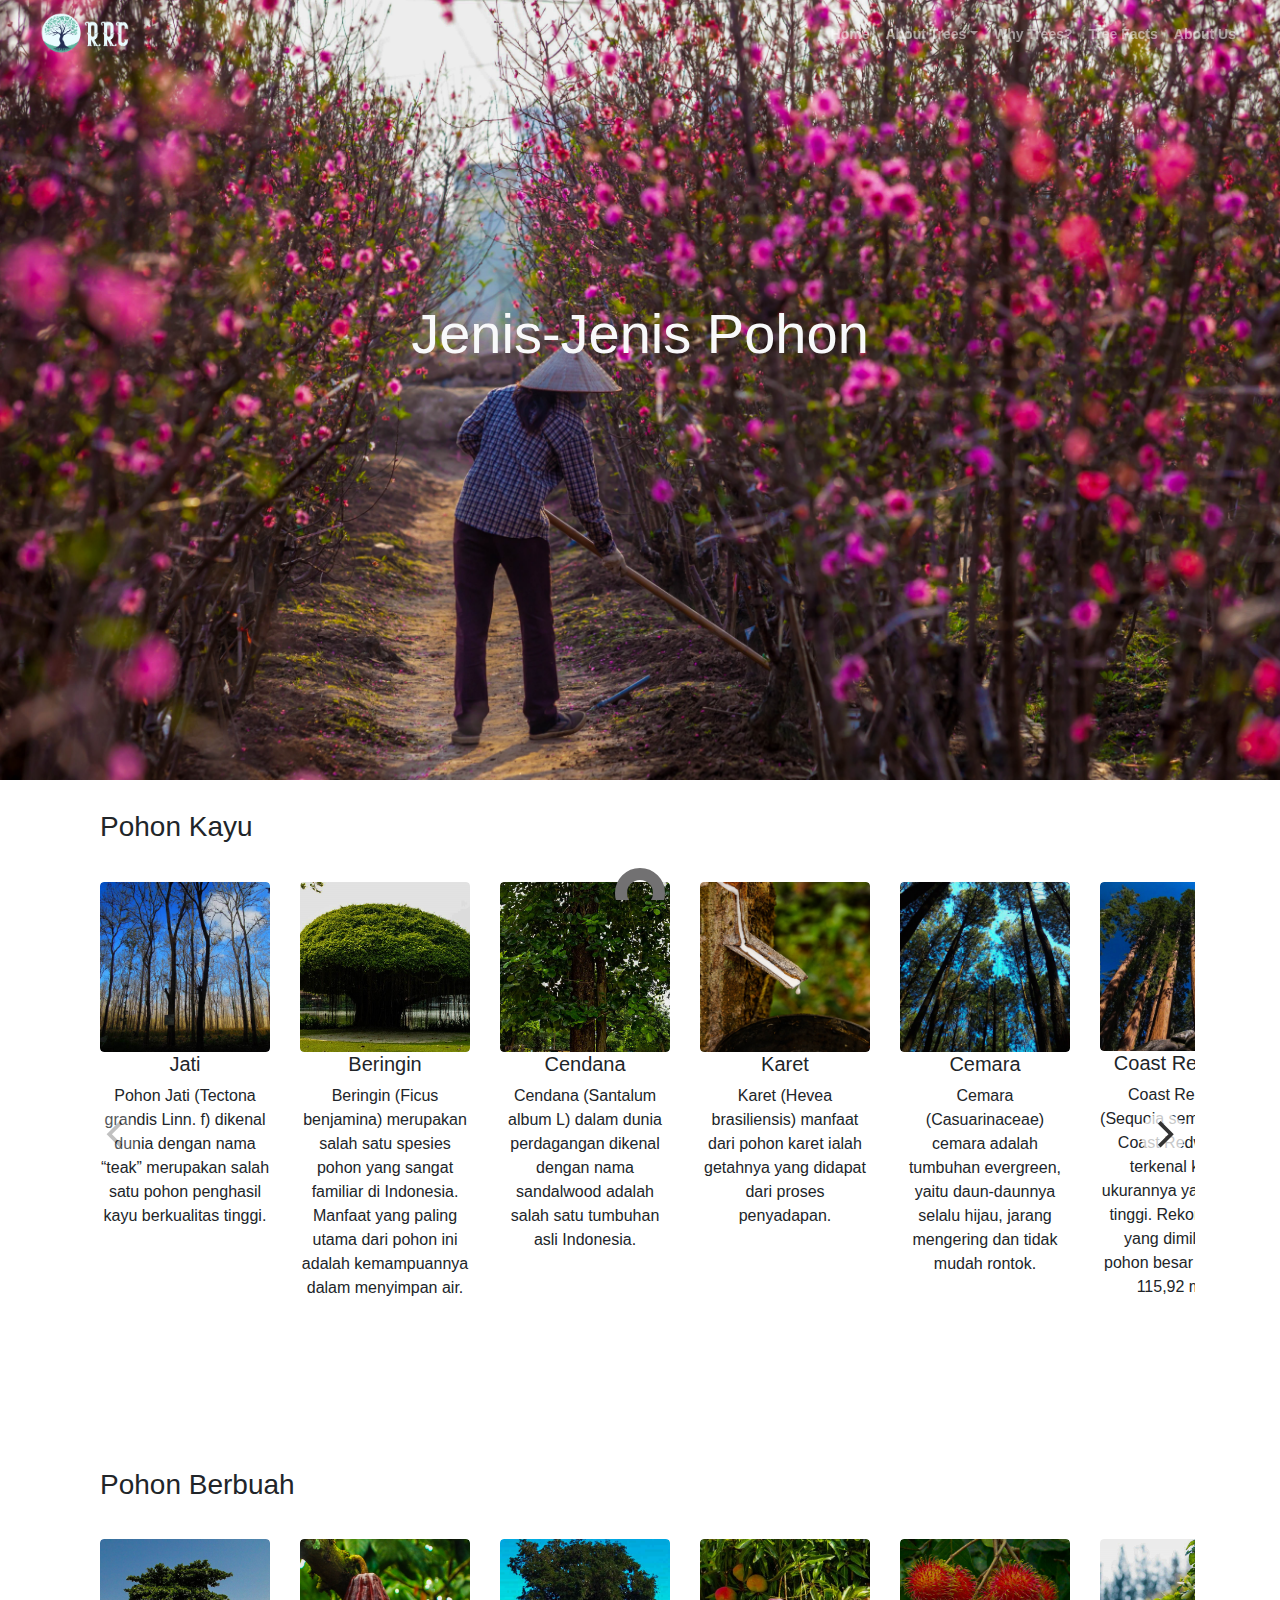
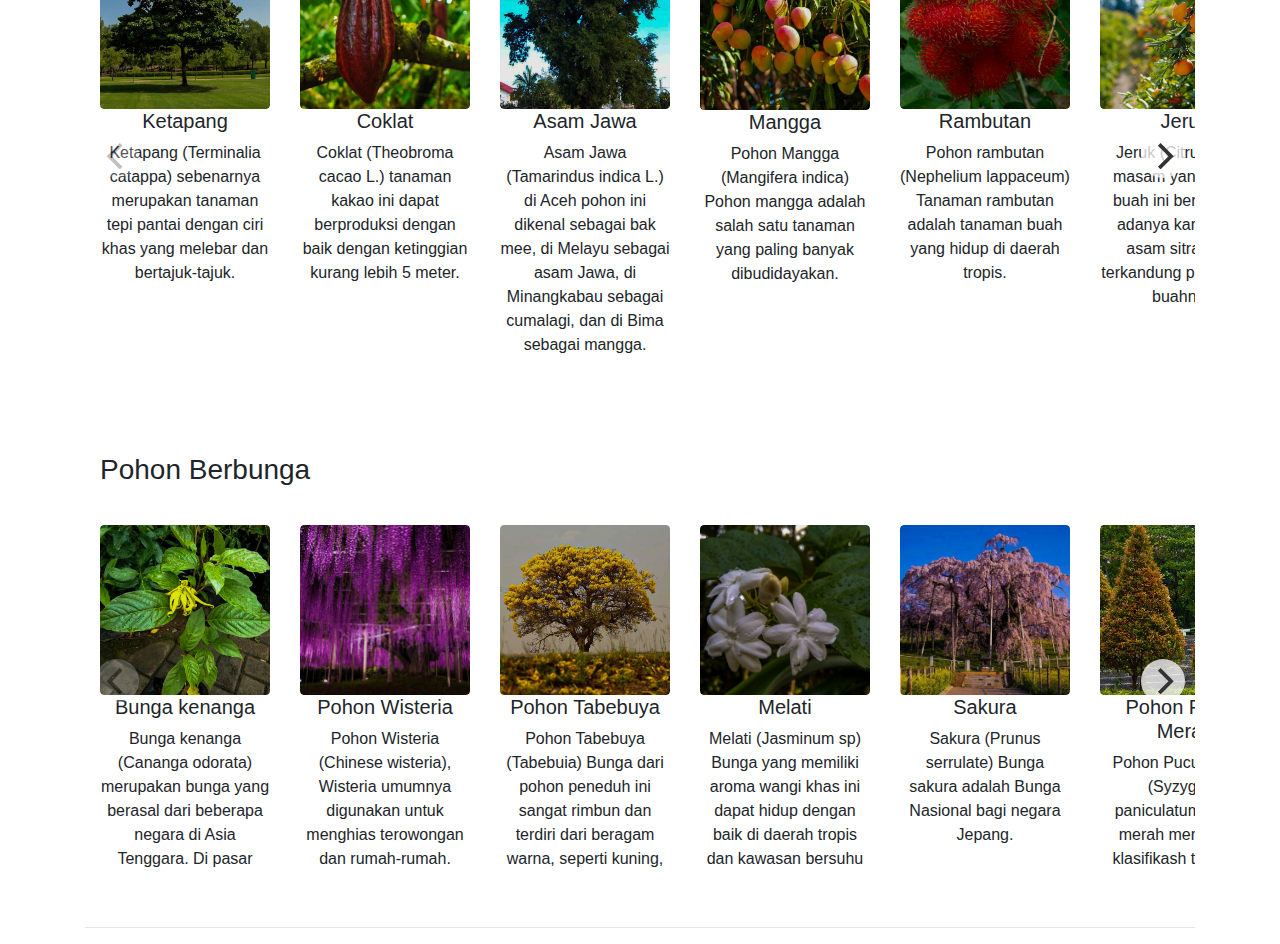
<file: lib/pages/tree_species.html>
<!DOCTYPE html>
<html lang="en">

<head>
    <meta charset="UTF-8">
    <meta name="viewport" content="width=device-width, initial-scale=1.0">
    <title>About Trees</title>

    <link rel="stylesheet" href="../../index.css">
    <link rel="stylesheet" href="./tree_species.css">
    <link rel="stylesheet" href="../../lib/assets/vendor/bootstrap/css/bootstrap.css">
    <link rel="stylesheet" href="../../lib/assets/vendor/fontawesome/css/all.css">
    <link rel="stylesheet" href="../../lib/assets/vendor/flickity/flickity.min.css">

</head>

<body>
    <!-- button to the top -->
    <button onclick="topFunction()" id="myBtn" title="Go to top">Top</button>

    <!-- Loading Page -->
    <div>
        <div class="spinner-wrapper">
            <div class="spinner">
                <div class="bounce1"></div>
                <div class="bounce2"></div>
                <div class="bounce3"></div>
            </div>
        </div>
    </div>
    <!-- Navbar -->
    <nav class="navbar navbar-expand-md navbar-dark navbar-custom fixed-top">

        <!-- Image Logo -->
        <div id="posisilogo" class="navbar-brand-position">
            <a href="#" id="logoPojok" class="navbar-brand brand-light"></a>
        </div>

        <!-- Mobile Menu Toggle Button -->
        <button class="navbar-toggler" type="button" data-toggle="collapse" data-target="#navbarsExampleDefault"
            aria-controls="navbarsExampleDefault" aria-expanded="false" aria-label="Toggle navigation">
            <span class="navbar-toggler-awesome fas fa-bars"></span>
            <span class="navbar-toggler-awesome fas fa-times"></span>
        </button>

        <div class="collapse navbar-collapse navbar-link-position" id="navbarsExampleDefault">
            <ul class="navbar-nav ml-auto">
                <li class="nav-item">
                    <a class="nav-link" href="../../index.html">Home<span class="sr-only">(current)</span></a>
                </li>
                <!-- Dropdown Menu -->
                <li class="nav-item dropdown">
                    <a class="nav-link dropdown-toggle" href="./about_trees.html" id="navbarDropdown" role="button"
                        aria-haspopup="true" aria-expanded="false">About Trees</a>
                    <div class="dropdown-menu" aria-labelledby="navbarDropdown">
                        <a class="dropdown-item" href="#"><span class="item-text">Tree
                                Species</span></a><br>
                        <a class="dropdown-item" href="../../lib/pages/how_to_conserve.html"><span class="item-text">How
                                To Conserve</span></a>
                </li>
                <!-- end of dropdown menu -->
                <li class="nav-item">
                    <a class="nav-link" href="../pages/why_trees.html">Why Trees?</a>
                </li>
                <li class="nav-item">
                    <a class="nav-link" href="../pages/tree_fact.html">Tree Facts</a>
                </li>
                <li class="nav-item">
                    <a class="nav-link" href="../pages/about_us.html">About Us</a>
                </li>

            </ul>

        </div>
    </nav>

    <!-- Background & Jumbotron  -->
    <div class="topbg-4">
        <div>
            <div class="position-custom-4 text-light">
                <div class="Jumbotron">
                    <h1 class="display-4 ">Jenis-Jenis Pohon</h1>

                </div>
            </div>
        </div>
    </div>

    <div class="container">
        <div style="padding-bottom: 20px;">

            <!-- intro 4 -->
            <h3 class="title-carousel-position-custom">Pohon Kayu</h3>
            <div class="main-carousel">
                <div class="cell">
                    <div class="basic-3">
                        <div class="container"
                            style="text-align: center; word-wrap: break-word; word-break: normal; width: 200px;">
                            <div style="color: green;">
                                <div class="image-container">
                                    <img class="img-fluid img-fluid-padding"
                                        src="../assets/img/tree_species/pohon_kayu/jati.jpg" alt="alternative">
                                </div>
                            </div>
                            <h5>Jati</h5>
                            <p>Pohon Jati (Tectona grandis Linn. f) dikenal dunia dengan nama “teak” merupakan salah
                                satu
                                pohon penghasil kayu berkualitas tinggi.</p>
                        </div>

                    </div>


                </div>
                <div class="cell">
                    <div class="basic-3">
                        <div class="container"
                            style="text-align: center; word-wrap: break-word; word-break: normal; width: 200px;">
                            <div style="color: green;">
                                <div class="image-container">
                                    <img class="img-fluid img-fluid-padding"
                                        src="../assets/img/tree_species/pohon_kayu/beringin.jpg" alt="alternative">
                                </div>
                            </div>
                            <h5>Beringin</h5>

                            <p>Beringin (Ficus benjamina) merupakan salah satu spesies pohon yang sangat familiar di
                                Indonesia. Manfaat yang paling utama dari pohon ini adalah kemampuannya dalam menyimpan
                                air.
                            </p>

                        </div>
                    </div>

                </div>
                <div class="cell">
                    <div class="basic-3">
                        <div class="container"
                            style="text-align: center; word-wrap: break-word; word-break: normal; width: 200px;">
                            <div style="color: green;">
                                <div class="image-container">
                                    <img class="img-fluid img-fluid-padding"
                                        src="../assets/img/tree_species/pohon_kayu/cendana.jpg" alt="alternative">
                                </div>
                            </div>
                            <h5>Cendana</h5>
                            <p>Cendana (Santalum album L) dalam dunia perdagangan dikenal dengan nama sandalwood adalah
                                salah satu tumbuhan asli Indonesia.</p>


                        </div>
                    </div>

                </div>
                <div class="cell">
                    <div class="basic-3">
                        <div class="container"
                            style="text-align: center; word-wrap: break-word; word-break: normal; width: 200px;">
                            <div style="color: green;">
                                <div class="image-container">
                                    <img class="img-fluid img-fluid-padding"
                                        src="../assets/img/tree_species/pohon_kayu/karet.jpg" alt="alternative">
                                </div>
                            </div>
                            <h5>Karet</h5>
                            <p>Karet (Hevea brasiliensis) manfaat dari pohon karet ialah getahnya yang didapat dari
                                proses
                                penyadapan.</p>

                        </div>
                    </div>

                </div>
                <div class="cell">
                    <div class="basic-3">
                        <div class="container"
                            style="text-align: center; word-wrap: break-word; word-break: normal; width: 200px;">
                            <div style="color: green;">
                                <div class="image-container">
                                    <img class="img-fluid img-fluid-padding"
                                        src="../assets/img/tree_species/pohon_kayu/cemara.jpg" alt="alternative">
                                </div>
                            </div>
                            <h5>Cemara</h5>
                            <p>Cemara (Casuarinaceae) cemara adalah tumbuhan evergreen, yaitu daun-daunnya selalu hijau,
                                jarang mengering dan tidak mudah rontok.</p>

                        </div>
                    </div>

                </div>
                <div class="cell">
                    <div class="basic-3">
                        <div class="container"
                            style="text-align: center; word-wrap: break-word; word-break: normal; width: 200px;">
                            <div style="color: green;">
                                <div class="image-container">
                                    <img class="img-fluid img-fluid-padding"
                                        src="../assets/img/tree_species/pohon_kayu/Redwood.jpg" alt="alternative">
                                </div>
                            </div>
                            <h5>Coast Redwood</h5>
                            <p>Coast Redwood (Sequoia sempervirens) Coast Redwood ini terkenal karena ukurannya yang
                                sangat
                                tinggi. Rekor
                                tertinggi yang dimiliki oleh pohon besar ini adalah 115,92 meter.</p>

                        </div>
                    </div>

                </div>
                <div class="cell">
                    <div class="basic-3">
                        <div class="container"
                            style="text-align: center; word-wrap: break-word; word-break: normal; width: 200px;">
                            <div style="color: green;">
                                <div class="image-container">
                                    <img class="img-fluid img-fluid-padding"
                                        src="../assets/img/tree_species/pohon_kayu/Kauri.jpg" alt="alternative">
                                </div>
                            </div>
                            <h5>Kauri</h5>
                            <p>7. Pohon Kauri (Agathis) pohon Kauri yang tingginya mencapai 50 meter dan volume
                                batangnya
                                518 meter kubik. Usia pohon Kauri ini bisa mencapai 2.500 tahun.

                            </p>
                        </div>
                    </div>

                </div>
                <div class="cell">
                    <div class="basic-3">
                        <div class="container"
                            style="text-align: center; word-wrap: break-word; word-break: normal; width: 200px;">
                            <div style="color: green;">
                                <div class="image-container">
                                    <img class="img-fluid img-fluid-padding"
                                        src="../assets/img/tree_species/pohon_kayu/Oak.jpg" alt="alternative">
                                </div>
                            </div>
                            <h5>Angel Oak</h5>
                            <p>Pohon Angel Oak (Quercus robur) batang pohon besar ini memiliki bentuk yang meliuk-liuk
                                sehingga semakin indah saat dipandang. Tinggi pohon besar ini hanya mencapai 20 meter.
                            </p>

                        </div>
                    </div>

                </div>
                <div class="cell">
                    <div class="basic-3">
                        <div class="container"
                            style="text-align: center; word-wrap: break-word; word-break: normal; width: 200px;">
                            <div style="color: green;">
                                <div class="image-container">
                                    <img class="img-fluid img-fluid-padding"
                                        src="../assets/img/tree_species/pohon_kayu/Sequoia.jpg" alt="alternative">
                                </div>
                            </div>
                            <h5>Giant Sequoia</h5>
                            <p>Pohon Giant Sequoia (Sequoiadendron giganteum) Giant Sequoia adalah pemegang rekor pohon
                                terbesar di dunia. Tinggi pohon besar ini berkisar dari 45 meter hingga 85 meter,
                                sedangkan
                                diameternya mencapai 8 meter.</p>

                        </div>
                    </div>
                </div>
            </div>
        </div>

        <div style="padding-bottom: 20px;">

            <!-- Pohon Berbuah -->
            <h3 class="title-carousel-position-custom">Pohon Berbuah</h3>
            <div class="main-carousel">
                <div class="cell">
                    <div class="basic-3">
                        <div class="container"
                            style="text-align: center; word-wrap: break-word; word-break: normal; width: 200px;">
                            <div style="color: green;">
                                <div class="image-container">
                                    <img class="img-fluid img-fluid-padding"
                                        src="../assets/img/tree_species/pohon_berbuah/Ketapang.jpg" alt="alternative">
                                </div>
                            </div>
                            <h5>Ketapang</h5>
                            <p>Ketapang (Terminalia catappa) sebenarnya merupakan tanaman tepi pantai dengan ciri khas
                                yang melebar dan bertajuk-tajuk.
                            </p>
                        </div>

                    </div>


                </div>
                <div class="cell">
                    <div class="basic-3">
                        <div class="container"
                            style="text-align: center; word-wrap: break-word; word-break: normal; width: 200px;">
                            <div style="color: green;">
                                <div class="image-container">
                                    <img class="img-fluid img-fluid-padding"
                                        src="../assets/img/tree_species/pohon_berbuah/Coklat.jpg" alt="alternative">
                                </div>
                            </div>
                            <h5>Coklat</h5>

                            <p>Coklat (Theobroma cacao L.) tanaman kakao ini dapat berproduksi dengan baik dengan
                                ketinggian
                                kurang lebih 5 meter.</p>

                        </div>
                    </div>

                </div>
                <div class="cell">
                    <div class="basic-3">
                        <div class="container"
                            style="text-align: center; word-wrap: break-word; word-break: normal; width: 200px;">
                            <div style="color: green;">
                                <div class="image-container">
                                    <img class="img-fluid img-fluid-padding"
                                        src="../assets/img/tree_species/pohon_berbuah/Asam.jpg" alt="alternative">
                                </div>
                            </div>
                            <h5>Asam Jawa</h5>
                            <p>Asam Jawa (Tamarindus indica L.) di Aceh pohon ini dikenal sebagai bak mee, di Melayu
                                sebagai
                                asam Jawa, di Minangkabau sebagai cumalagi, dan di Bima sebagai mangga.</p>


                        </div>
                    </div>

                </div>
                <div class="cell">
                    <div class="basic-3">
                        <div class="container"
                            style="text-align: center; word-wrap: break-word; word-break: normal; width: 200px;">
                            <div style="color: green;">
                                <div class="image-container">
                                    <img class="img-fluid img-fluid-padding"
                                        src="../assets/img/tree_species/pohon_berbuah/Mangga.jpg" alt="alternative">
                                </div>
                            </div>
                            <h5>Mangga</h5>
                            <p>Pohon Mangga (Mangifera indica) Pohon mangga adalah salah satu tanaman yang paling banyak
                                dibudidayakan.</p>

                        </div>
                    </div>

                </div>
                <div class="cell">
                    <div class="basic-3">
                        <div class="container"
                            style="text-align: center; word-wrap: break-word; word-break: normal; width: 200px;">
                            <div style="color: green;">
                                <div class="image-container">
                                    <img class="img-fluid img-fluid-padding"
                                        src="../assets/img/tree_species/pohon_berbuah/rambutan.jpg" alt="alternative">
                                </div>
                            </div>
                            <h5>Rambutan </h5>
                            <p>Pohon rambutan (Nephelium lappaceum) Tanaman rambutan adalah tanaman buah yang hidup di
                                daerah tropis.</p>

                        </div>
                    </div>

                </div>
                <div class="cell">
                    <div class="basic-3">
                        <div class="container"
                            style="text-align: center; word-wrap: break-word; word-break: normal; width: 200px;">
                            <div style="color: green;">
                                <div class="image-container">
                                    <img class="img-fluid img-fluid-padding"
                                        src="../assets/img/tree_species/pohon_berbuah/Jeruk.jpg" alt="alternative">
                                </div>
                            </div>
                            <h5>Jeruk</h5>
                            <p>Jeruk (Citrus) Rasa masam yang dimiliki buah ini berasal dari adanya kandungan asam
                                sitrat
                                yang terkandung pada setiap buahnya.</p>

                        </div>
                    </div>

                </div>
                <div class="cell">
                    <div class="basic-3">
                        <div class="container"
                            style="text-align: center; word-wrap: break-word; word-break: normal; width: 200px;">
                            <div style="color: green;">
                                <div class="image-container">
                                    <img class="img-fluid img-fluid-padding"
                                        src="../assets/img/tree_species/pohon_berbuah/Tin.jpg" alt="alternative">
                                </div>
                            </div>
                            <h5>Tin</h5>
                            <p>Tin (Ficus carica) Pohon tin adalah salah satu tanaman buah yang memiliki berbagai
                                manfaat
                                untuk pengobatan.</p>

                        </div>
                    </div>

                </div>
                <div class="cell">
                    <div class="basic-3">
                        <div class="container"
                            style="text-align: center; word-wrap: break-word; word-break: normal; width: 200px;">
                            <div style="color: green;">
                                <div class="image-container">
                                    <img class="img-fluid img-fluid-padding"
                                        src="../assets/img/tree_species/pohon_berbuah/Alpukat.jpg" alt="alternative">
                                </div>
                            </div>
                            <h5>Alpukat</h5>
                            <p>Alpukat (Persea americana) Pohon alpukat diklasifikasikan sebagai bagian dari famili
                                Lauraceae atau tanaman yang memiliki bunga.</p>

                        </div>
                    </div>

                </div>
                <div class="cell">
                    <div class="basic-3">
                        <div class="container"
                            style="text-align: center; word-wrap: break-word; word-break: normal; width: 200px;">
                            <div style="color: green;">
                                <div class="image-container">
                                    <img class="img-fluid img-fluid-padding"
                                        src="../assets/img/tree_species/pohon_berbuah/Nangka.jpg" alt="alternative">
                                </div>
                            </div>
                            <h5>Nangka</h5>
                            <p>Nangka (Artocarpus heterophyllus) tanaman yang berasal dari hutan hujan tropis di Ghats
                                Barat, India, dan merupakan salah satu sumber pangan karbohidrat yang penting di dunia.
                            </p>

                        </div>
                    </div>

                </div>
                <div class="cell">
                    <div class="basic-3">
                        <div class="container"
                            style="text-align: center; word-wrap: break-word; word-break: normal; width: 200px;">
                            <div style="color: green;">
                                <div class="image-container">
                                    <img class="img-fluid img-fluid-padding"
                                        src="../assets/img/tree_species/pohon_berbuah/Jambu.jpg" alt="alternative">
                                </div>
                            </div>
                            <h5>Jambu air</h5>
                            <p>Jambu air (Syzygium aqueum) tanaman buah tropis yang berasal dari kawasan Asia Tenggara,
                                banyak ditemukan di Indonesia dan Malaysia.</p>

                        </div>
                    </div>
                </div>
            </div>
        </div>

        <!-- Pohon Berbunga -->
        <div style="padding-bottom: 20px;">

            <h3 class="title-carousel-position-custom">Pohon Berbunga</h3>
            <div class="main-carousel">
                <div class="cell">
                    <div class="basic-3">
                        <div class="container"
                            style="text-align: center; word-wrap: break-word; word-break: normal; width: 200px;">
                            <div style="color: green;">
                                <div class="image-container">
                                    <img class="img-fluid img-fluid-padding"
                                        src="../assets/img/tree_species/pohin_berbunga/kenanga.jpg" alt="alternative">
                                </div>
                            </div>
                            <h5>Bunga kenanga</h5>
                            <p>Bunga kenanga (Cananga odorata) merupakan bunga yang berasal dari beberapa negara di Asia
                                Tenggara. Di pasar dunia, minyak kenanga dari Indonesia banyak dimanfaatkan oleh
                                industri
                                kimia parfum.
                            </p>
                        </div>

                    </div>


                </div>
                <div class="cell">
                    <div class="basic-3">
                        <div class="container"
                            style="text-align: center; word-wrap: break-word; word-break: normal; width: 200px;">
                            <div style="color: green;">
                                <div class="image-container">
                                    <img class="img-fluid img-fluid-padding"
                                        src="../assets/img/tree_species/pohin_berbunga/Wisteria.jpg" alt="alternative">
                                </div>
                            </div>
                            <h5>Pohon Wisteria</h5>

                            <p>Pohon Wisteria (Chinese wisteria), Wisteria umumnya digunakan untuk menghias terowongan
                                dan
                                rumah-rumah.</p>

                        </div>
                    </div>

                </div>
                <div class="cell">
                    <div class="basic-3">
                        <div class="container"
                            style="text-align: center; word-wrap: break-word; word-break: normal; width: 200px;">
                            <div style="color: green;">
                                <div class="image-container">
                                    <img class="img-fluid img-fluid-padding"
                                        src="../assets/img/tree_species/pohin_berbunga/Tabebuya.jpg" alt="alternative">
                                </div>
                            </div>
                            <h5>Pohon Tabebuya</h5>
                            <p>Pohon Tabebuya (Tabebuia) Bunga dari pohon peneduh ini sangat rimbun dan terdiri dari
                                beragam
                                warna, seperti kuning, pink, ungu, dan putih.</p>


                        </div>
                    </div>

                </div>
                <div class="cell">
                    <div class="basic-3">
                        <div class="container"
                            style="text-align: center; word-wrap: break-word; word-break: normal; width: 200px;">
                            <div style="color: green;">
                                <div class="image-container">
                                    <img class="img-fluid img-fluid-padding"
                                        src="../assets/img/tree_species/pohin_berbunga/Melati.jpg" alt="alternative">
                                </div>
                            </div>
                            <h5>Melati</h5>
                            <p>Melati (Jasminum sp) Bunga yang memiliki aroma wangi khas ini dapat hidup dengan baik di
                                daerah tropis dan kawasan bersuhu hangat seperti Eurasia dan Oceania.</p>

                        </div>
                    </div>

                </div>
                <div class="cell">
                    <div class="basic-3">
                        <div class="container"
                            style="text-align: center; word-wrap: break-word; word-break: normal; width: 200px;">
                            <div style="color: green;">
                                <div class="image-container">
                                    <img class="img-fluid img-fluid-padding"
                                        src="../assets/img/tree_species/pohin_berbunga/Sakura.jpg" alt="alternative">
                                </div>
                            </div>
                            <h5>Sakura</h5>
                            <p>Sakura (Prunus serrulate) Bunga sakura adalah Bunga Nasional bagi negara Jepang.</p>

                        </div>
                    </div>

                </div>
                <div class="cell">
                    <div class="basic-3">
                        <div class="container"
                            style="text-align: center; word-wrap: break-word; word-break: normal; width: 200px;">
                            <div style="color: green;">
                                <div class="image-container">
                                    <img class="img-fluid img-fluid-padding"
                                        src="../assets/img/tree_species/pohin_berbunga/Pucuk.jpg" alt="alternative">
                                </div>
                            </div>
                            <h5>Pohon Pucuk Merah</h5>
                            <p>Pohon Pucuk Merah (Syzygium paniculatum) Pucuk merah mempunyai klasifikash tergolong
                                dalam
                                family Myrtaceae yakni keluarga tumbuhan dengan ukuran yang besar.</p>

                        </div>
                    </div>

                </div>
                <div class="cell">
                    <div class="basic-3">
                        <div class="container"
                            style="text-align: center; word-wrap: break-word; word-break: normal; width: 200px;">
                            <div style="color: green;">
                                <div class="image-container">
                                    <img class="img-fluid img-fluid-padding"
                                        src="../assets/img/tree_species/pohin_berbunga/Mawar.jpg" alt="alternative">
                                </div>
                            </div>
                            <h5>Mawar</h5>
                            <p>Mawar (Rosa) Spesies mawar umumnya merupakan tanaman semak yang berduri atau tanaman
                                memanjat
                                yang tingginya bisa mencapai 2 sampai 5 meter.</p>

                        </div>
                    </div>

                </div>
                <div class="cell">
                    <div class="basic-3">
                        <div class="container"
                            style="text-align: center; word-wrap: break-word; word-break: normal; width: 200px;">
                            <div style="color: green;">
                                <div class="image-container">
                                    <img class="img-fluid img-fluid-padding"
                                        src="../assets/img/tree_species/pohin_berbunga/Jacaranda.jpg" alt="alternative">
                                </div>
                            </div>
                            <h5>Pohon Jacaranda</h5>
                            <p>Pohon Jacaranda (Jacaranda mimosifolia) Pohon ini dikenal sebagai jacaranda, jacaranda
                                biru,
                                poui hitam, atau sebagai pohon pakis.</p>

                        </div>
                    </div>

                </div>
                <div class="cell">
                    <div class="basic-3">
                        <div class="container"
                            style="text-align: center; word-wrap: break-word; word-break: normal; width: 200px;">
                            <div style="color: green;">
                                <div class="image-container">
                                    <img class="img-fluid img-fluid-padding"
                                        src="../assets/img/tree_species/pohin_berbunga/Berangan.jpg" alt="alternative">
                                </div>
                            </div>
                            <h5>Pohon Kuda Berangan</h5>
                            <p>Pohon Kuda Berangan (Castanopsis cuspidate) pohon gugur berdaun lebar asli Semenanjung
                                Balkan.</p>

                        </div>
                    </div>

                </div>
                <div class="cell">
                    <div class="basic-3">
                        <div class="container"
                            style="text-align: center; word-wrap: break-word; word-break: normal; width: 200px;">
                            <div style="color: green;">
                                <div class="image-container">
                                    <img class="img-fluid img-fluid-padding"
                                        src="../assets/img/tree_species/pohin_berbunga/Magnolia.jpg" alt="alternative">
                                </div>
                            </div>
                            <h5>Pohon Magnolia Bintang</h5>
                            <p>Pohon Magnolia Bintang (Magnolia stellate) Pohon ini berbunga putih atau merah muda
                                mencolok
                                di awal musim semi.</p>

                        </div>
                    </div>
                </div>

            </div>
        </div>

        <br>
        <hr>
    </div>
    <div class="footer">
        <div id="button"></div>
        <div id="container">
            <div id="cont">
            </div>
            <!-- Copyright -->
            <div class="footer_center">
                <div class="row">
                    <div class="col-lg-4" style="align-content: center;">
                        <a href="#">
                            <img src="../../lib/assets/img/rrc_navbar_light@4x.png" style="height: 50px; width: 100px;"
                                alt="">
                        </a>

                    </div>
                    <div class="col-lg-4" style="color: white;">
                        <h5>Sayangi Aku, Paru-Paru Duniamu</h5>
                        <!-- Generator: Adobe Illustrator 22.1.0, SVG Export Plug-In  -->
                        <div>
                            <svg version="1.1" xmlns="http://www.w3.org/2000/svg"
                                xmlns:xlink="http://www.w3.org/1999/xlink"
                                xmlns:a="http://ns.adobe.com/AdobeSVGViewerExtensions/3.0/" x="0px" y="0px"
                                width="35.4px" height="35.4px" viewBox="0 0 35.4 35.4"
                                style="enable-background:new 0 0 35.4 35.4;" xml:space="preserve">
                                <style type="text/css">
                                    .st0 {
                                        fill: #FCFCFC;
                                    }
                                </style>
                                <defs>
                                </defs>
                                <g>
                                    <circle class="st0" cx="17.8" cy="17.7" r="3.3" />
                                    <path class="st0"
                                        d="M21.8,9.3h-8.3c-2.4,0-4.3,1.9-4.3,4.3v8.3c0,2.4,1.9,4.3,4.3,4.3h8.3c2.4,0,4.3-1.9,4.3-4.3v-8.3
           C26.1,11.2,24.2,9.3,21.8,9.3z M17.8,22.8c-2.8,0-5.1-2.3-5.1-5.1s2.3-5.1,5.1-5.1s5.1,2.3,5.1,5.1S20.6,22.8,17.8,22.8z
            M23.2,13.4c-0.7,0-1.2-0.5-1.2-1.2c0-0.7,0.5-1.2,1.2-1.2c0.7,0,1.2,0.5,1.2,1.2C24.4,12.9,23.9,13.4,23.2,13.4z" />
                                    <path class="st0"
                                        d="M17.7,0C7.9,0,0,7.9,0,17.7c0,9.8,7.9,17.7,17.7,17.7c9.8,0,17.7-7.9,17.7-17.7C35.4,7.9,27.5,0,17.7,0z
            M28.1,21.8c0,3.4-2.8,6.2-6.2,6.2h-8.3c-3.4,0-6.2-2.8-6.2-6.2v-8.3c0-3.4,2.8-6.2,6.2-6.2h8.3c3.4,0,6.2,2.8,6.2,6.2V21.8z" />
                                </g>
                            </svg>
                            &nbsp;&nbsp;&nbsp;
                            <svg version="1.1" xmlns="http://www.w3.org/2000/svg"
                                xmlns:xlink="http://www.w3.org/1999/xlink"
                                xmlns:a="http://ns.adobe.com/AdobeSVGViewerExtensions/3.0/" x="0px" y="0px" width="35px"
                                height="35px" viewBox="0 0 512 426.7" style="enable-background:new 0 0 512 426.7;"
                                xml:space="preserve">
                                <style type="text/css">
                                    .st0 {
                                        fill: #FCFCFC;
                                    }
                                </style>
                                <defs>
                                </defs>
                                <path class="st0" d="M200.9,281.2l-8.5,119.1c12.1,0,17.4-5.2,23.7-11.5l56.8-54.3l117.7,86.2c21.6,12,36.8,5.7,42.6-19.9
                l77.3-362.1l0,0C517.4,6.9,499-5.6,478,2.3L23.8,176.2c-31,12-30.5,29.3-5.3,37.1l116.1,36.1L404.3,80.6c12.7-8.4,24.2-3.8,14.7,4.7
                L200.9,281.2z" />
                            </svg>
                            &nbsp;&nbsp;&nbsp;

                            <svg version="1.1" xmlns="http://www.w3.org/2000/svg"
                                xmlns:xlink="http://www.w3.org/1999/xlink"
                                xmlns:a="http://ns.adobe.com/AdobeSVGViewerExtensions/3.0/" x="0px" y="0px" width="35px"
                                height="35px" viewBox="0 0 35.4 35.4" style="enable-background:new 0 0 35.4 35.4;"
                                xml:space="preserve">
                                <style type="text/css">
                                    .st0 {
                                        fill: #FCFCFC;
                                    }
                                </style>
                                <defs>
                                </defs>
                                <g>
                                    <path class="st0" d="M18.5,9.1c-4.5,0-8.2,3.7-8.2,8.2c0,1.5,0.4,3,1.2,4.3l0.2,0.4L10.8,25l3.1-0.8l0.4,0.2
       c1.3,0.8,2.7,1.2,4.2,1.2c4.5,0,8.2-3.7,8.2-8.2C26.7,12.8,23,9.1,18.5,9.1z M23.3,20.4c-0.3,0.8-1.1,1.2-1.8,1.4
       c-0.7,0.1-1.4-0.1-2-0.3c-0.6-0.2-1.2-0.5-1.8-0.8c-1.1-0.7-2-1.6-2.8-2.6c-0.2-0.3-0.5-0.7-0.7-1c-0.3-0.5-0.5-0.9-0.6-1.4
       c0-0.2-0.1-0.4-0.1-0.6c0-0.8,0.3-1.5,0.9-2c0.3-0.3,0.9-0.4,1.3-0.2c0.4,0.2,0.6,0.9,0.8,1.3c0.2,0.3,0.3,0.8,0.3,1.1
       c-0.1,0.4-0.4,0.7-0.6,1c-0.2,0.2-0.2,0.3-0.1,0.5c0.8,1.3,1.9,2.3,3.3,2.8c0.2,0.1,0.3,0,0.5-0.1c0.2-0.3,0.5-0.9,0.9-1.1
       c0.5-0.2,1,0.1,1.5,0.3c0.4,0.2,1,0.5,1.2,1C23.5,19.9,23.4,20.2,23.3,20.4z" />
                                    <path class="st0" d="M17.7,0C7.9,0,0,7.9,0,17.7c0,9.8,7.9,17.7,17.7,17.7c9.8,0,17.7-7.9,17.7-17.7C35.4,7.9,27.5,0,17.7,0z
        M18.5,27.5c-1.7,0-3.3-0.4-4.8-1.2l-5.5,1.5l1.5-5.5c-0.8-1.5-1.3-3.2-1.3-4.9c0-5.6,4.6-10.2,10.2-10.2c5.6,0,10.2,4.6,10.2,10.2
       C28.7,22.9,24.1,27.5,18.5,27.5z" />
                                </g>
                            </svg>

                            &nbsp;&nbsp;&nbsp;

                            <svg version="1.1" xmlns="http://www.w3.org/2000/svg"
                                xmlns:xlink="http://www.w3.org/1999/xlink"
                                xmlns:a="http://ns.adobe.com/AdobeSVGViewerExtensions/3.0/" x="0px" y="0px" width="35px"
                                height="35px" viewBox="0 0 35.4 27.2" style="enable-background:new 0 0 35.4 27.2;"
                                xml:space="preserve">
                                <style type="text/css">
                                    .st0 {
                                        fill: #FCFCFC;
                                    }
                                </style>
                                <defs>
                                </defs>
                                <g>
                                    <path class="st0" d="M2.6,0.4l12.3,13.9c0.7,0.8,1.7,1.2,2.8,1.2c1.1,0,2.1-0.5,2.8-1.2L32.5,0.6c0.1-0.1,0.2-0.2,0.3-0.3
                    C32.4,0.1,31.8,0,31.2,0h-27C3.6,0,3.1,0.1,2.6,0.4C2.6,0.3,2.6,0.4,2.6,0.4z" />
                                    <path class="st0"
                                        d="M34.7,2c-0.1,0.1-0.1,0.3-0.2,0.4L22.4,16.1c-1.2,1.4-2.9,2.1-4.7,2.1c-1.8,0-3.5-0.8-4.7-2.1L0.7,2.1
                    c0,0,0-0.1-0.1-0.1C0.2,2.7,0,3.4,0,4.2v18.9c0,2.3,1.9,4.2,4.2,4.2h27c2.3,0,4.2-1.9,4.2-4.2V4.2C35.4,3.4,35.1,2.6,34.7,2z" />
                                </g>
                            </svg>
                            &nbsp;&nbsp;&nbsp;

                            <!-- Generator: Adobe Illustrator 22.1.0, SVG Export Plug-In  -->
                            <svg version="1.1" xmlns="http://www.w3.org/2000/svg"
                                xmlns:xlink="http://www.w3.org/1999/xlink"
                                xmlns:a="http://ns.adobe.com/AdobeSVGViewerExtensions/3.0/" x="0px" y="0px" width="35px"
                                height="35px" viewBox="0 0 15 15" style="enable-background:new 0 0 15 15;"
                                xml:space="preserve">
                                <style type="text/css">
                                    .st0 {
                                        fill: #FDFEFE;
                                    }
                                </style>
                                <defs>
                                </defs>
                                <path class="st0" d="M7.5,0C3.4,0,0,3.4,0,7.5S3.4,15,7.5,15S15,11.6,15,7.5S11.6,0,7.5,0z M7.5,2.3c1.2,0,2.3,1,2.3,2.3
s-1,2.3-2.3,2.3s-2.3-1-2.3-2.3S6.3,2.3,7.5,2.3z M7.5,12.9c-1.9,0-3.5-1-4.5-2.4C3,9,6,8.2,7.5,8.2C9,8.2,12,9,12,10.5
C11,11.9,9.4,12.9,7.5,12.9z" />
                            </svg>
                        </div>

                    </div>

                    <div class="col-lg-4"
                        style="color: white; text-align: center; align-self: center; align-items: center; align-content: center;">
                        <div style="text-align: center;">
                            <div style="padding-left: 60px; padding-right: 60px;">
                                <p
                                    style=" text-align: center; align-self: center; align-items: center; align-content: center;">
                                    RRC Group adalah sebuah kelompok yang memiliki
                                    tujuan untuk membuat user lebih perduli dan sadar
                                    kalau pohon itu sangat berharga bagi kelangsungan
                                    hidup semua makhluk di muka bumi ini
                                </p>
                            </div>

                        </div>


                    </div>
                </div>
            </div>
            <footer>

                <div class="copyright text-center">
                    &copy; 2020 <span>RRC Group</span>
                </div>

            </footer>
        </div>
    </div>


    <script src="../../lib/assets/vendor/jquery/jquery.min.js"></script>
    <script src="../../lib/assets/vendor/bootstrap/js/bootstrap.min.js"></script>
    <script src="../../lib/assets/vendor/flickity/flickity.pkgd.min.js"></script>
    <script src="../../index.js"></script>
</body>

</html>
</file>
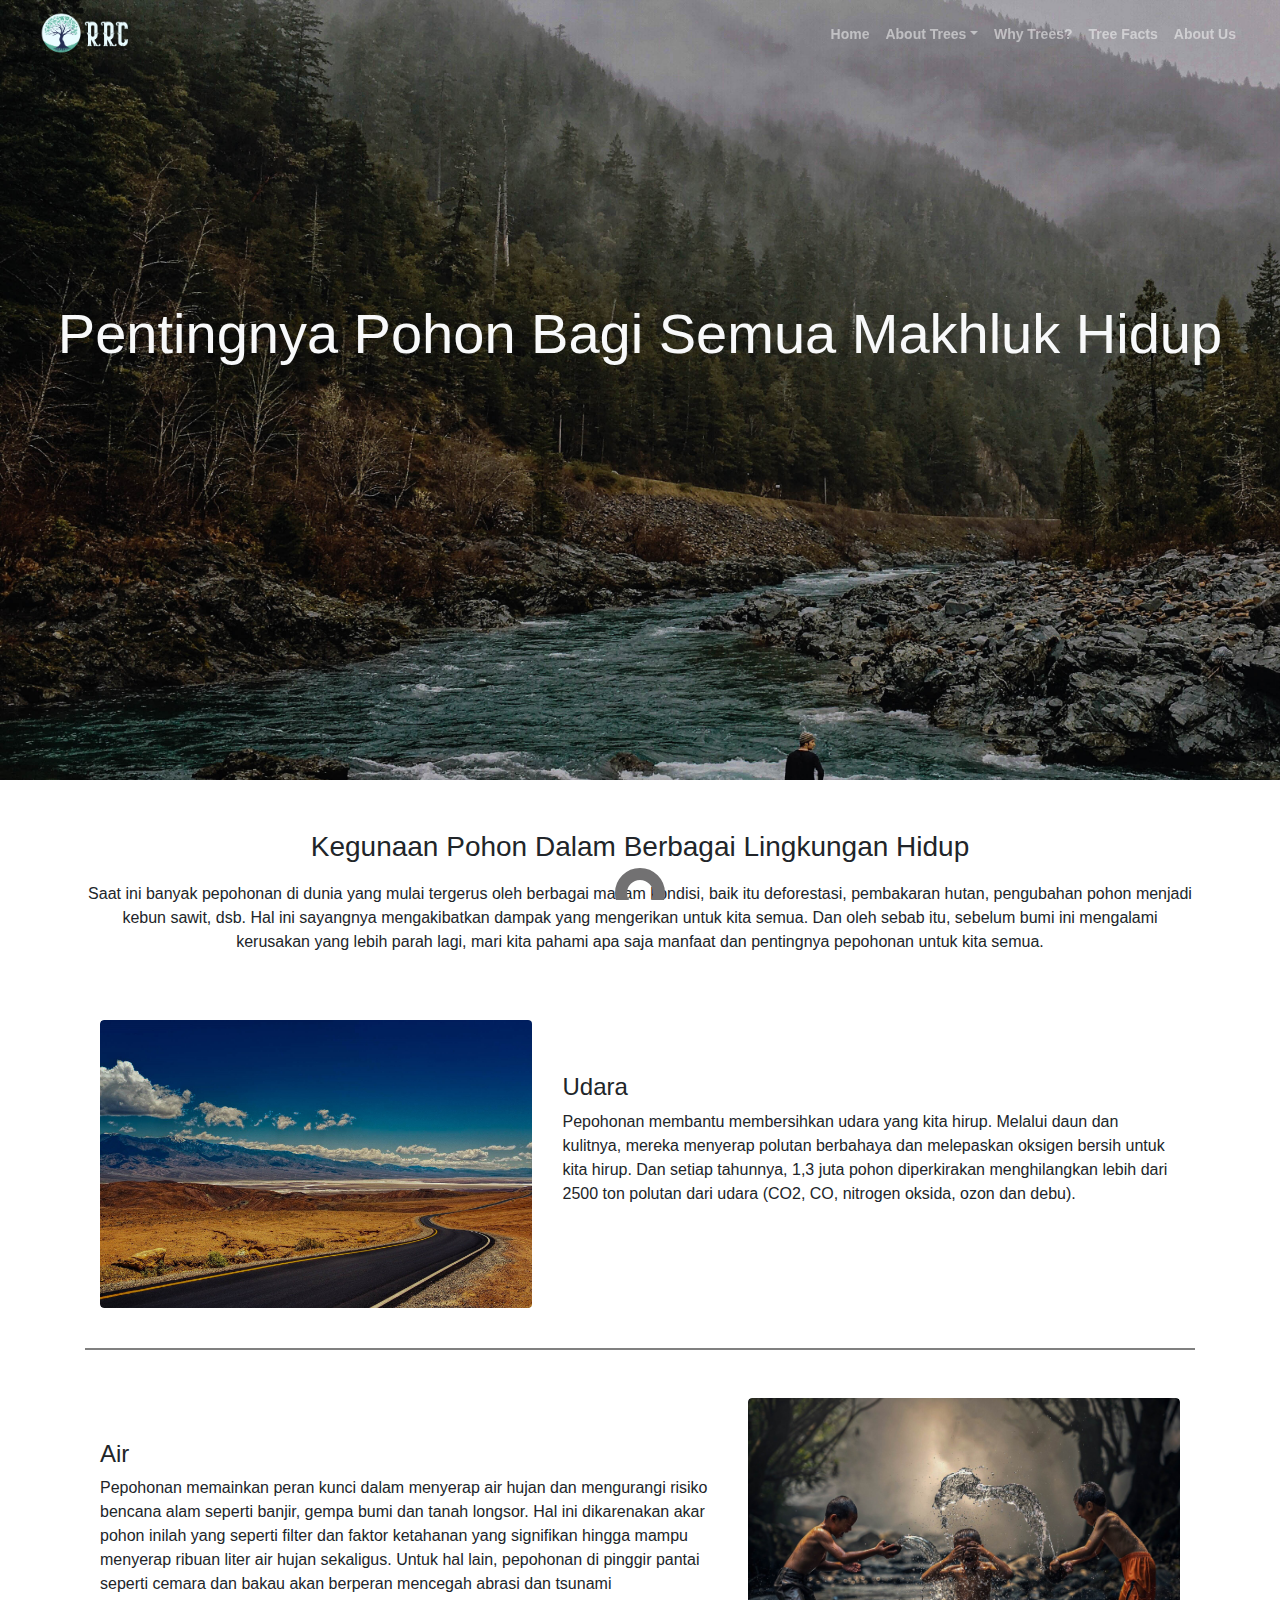
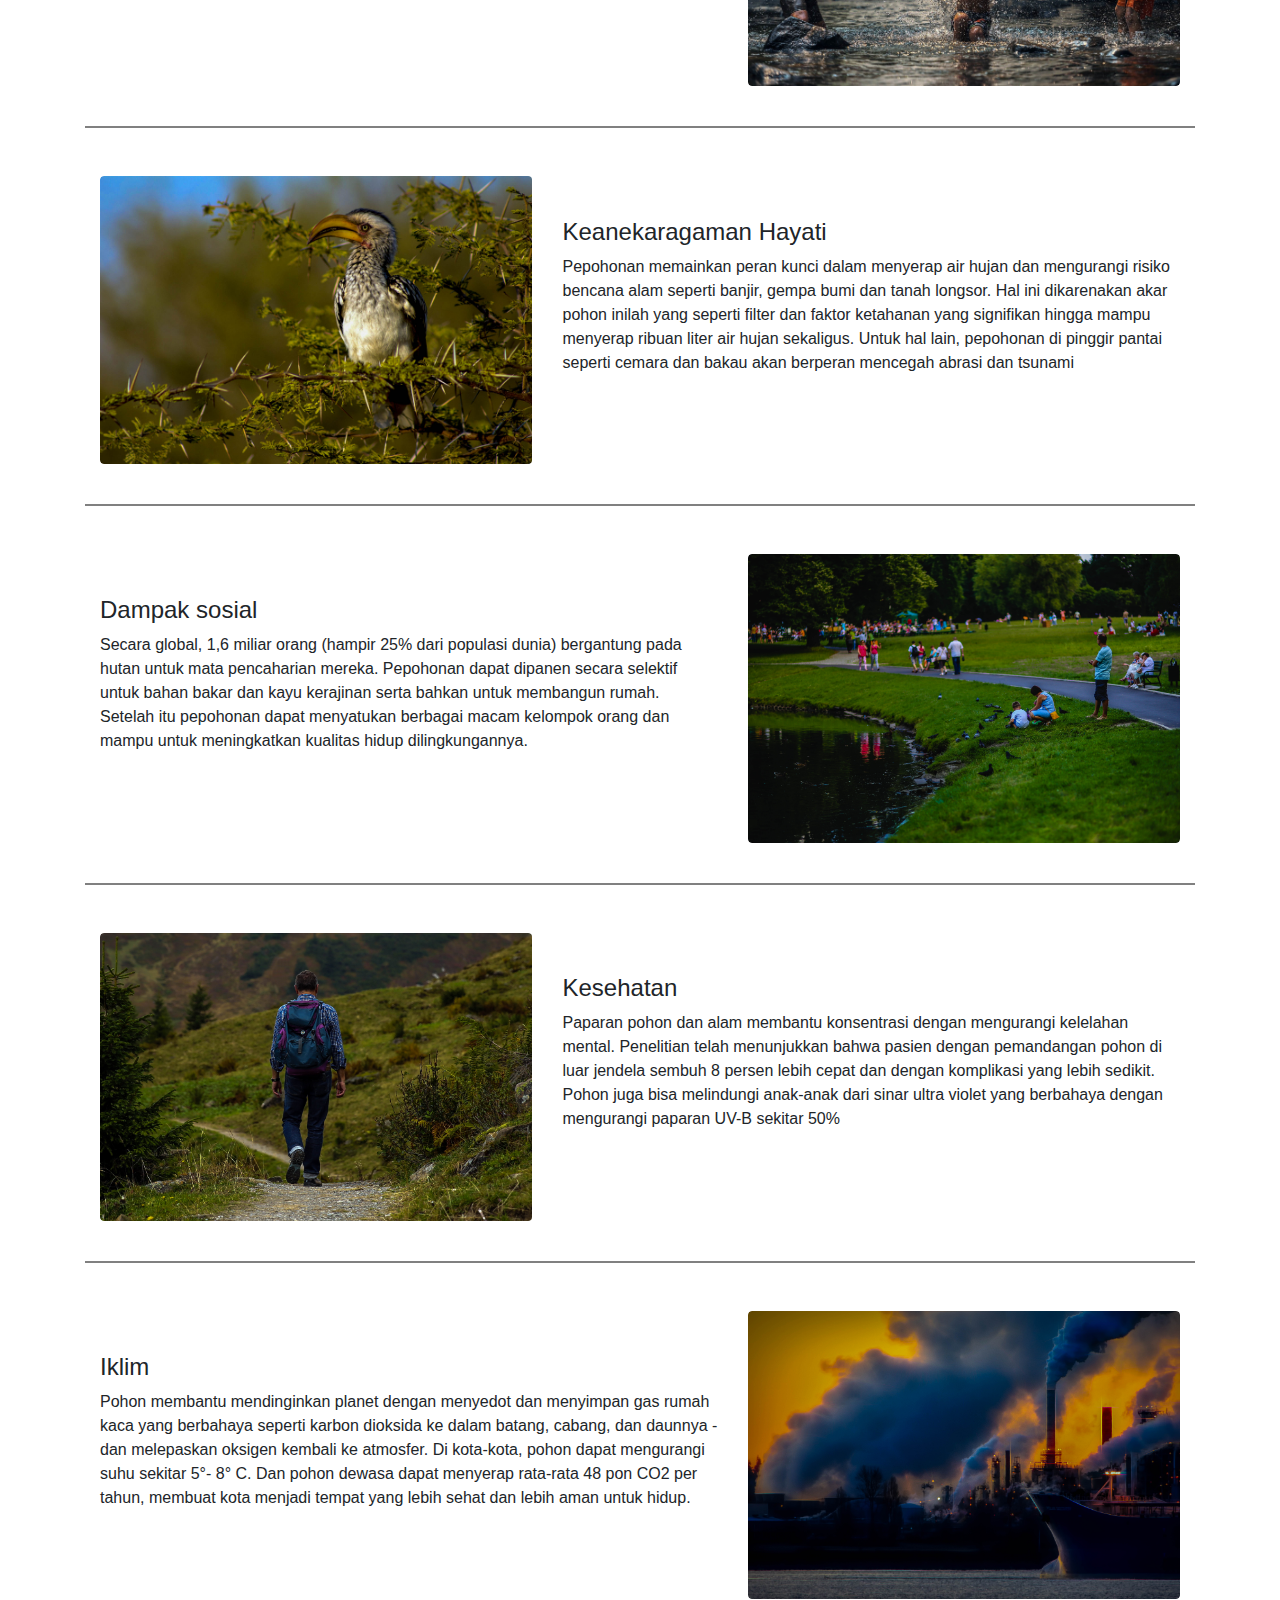
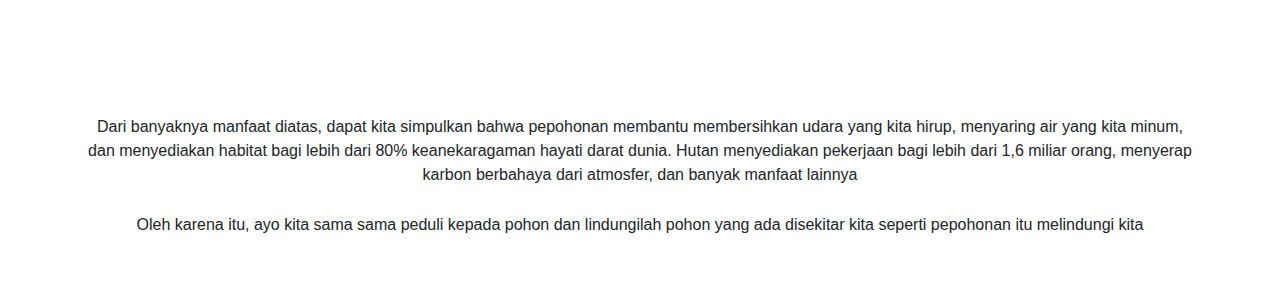
<file: lib/pages/why_trees.html>
<!DOCTYPE html>
<html lang="en">

<head>
    <meta charset="UTF-8">
    <meta name="viewport" content="width=device-width, initial-scale=1.0">
    <title>Why Trees</title>

    <link rel="stylesheet" href="../../index.css">
    <link rel="stylesheet" href="./why_trees.css">
    <link rel="stylesheet" href="../../lib/assets/vendor/bootstrap/css/bootstrap.css">
    <link rel="stylesheet" href="../../lib/assets/vendor/fontawesome/css/all.css">
    <link rel="stylesheet" href="../../lib/assets/vendor/flickity/flickity.min.css">

</head>

<body>
    <!-- button to the top -->
    <button onclick="topFunction()" id="myBtn" title="Go to top">Top</button>

    <!-- Loading Page -->
    <div>
        <div class="spinner-wrapper">
            <div class="spinner">
                <div class="bounce1"></div>
                <div class="bounce2"></div>
                <div class="bounce3"></div>
            </div>
        </div>
    </div>
    <!-- Navbar -->
    <nav class="navbar navbar-expand-md navbar-dark navbar-custom fixed-top">

        <!-- Image Logo -->
        <div id="posisilogo" class="navbar-brand-position">
            <a href="#" id="logoPojok" class="navbar-brand brand-light"></a>
        </div>

        <!-- Mobile Menu Toggle Button -->
        <button class="navbar-toggler" type="button" data-toggle="collapse" data-target="#navbarsExampleDefault"
            aria-controls="navbarsExampleDefault" aria-expanded="false" aria-label="Toggle navigation">
            <span class="navbar-toggler-awesome fas fa-bars"></span>
            <span class="navbar-toggler-awesome fas fa-times"></span>
        </button>

        <div class="collapse navbar-collapse navbar-link-position" id="navbarsExampleDefault">
            <ul class="navbar-nav ml-auto">
                <li class="nav-item">
                    <a class="nav-link" href="../../index.html">Home<span class="sr-only">(current)</span></a>
                </li>
                <!-- Dropdown Menu -->
                <li class="nav-item dropdown">
                    <a class="nav-link dropdown-toggle" href="./about_trees.html" id="navbarDropdown" role="button"
                        aria-haspopup="true" aria-expanded="false">About Trees</a>
                    <div class="dropdown-menu" aria-labelledby="navbarDropdown">
                        <a class="dropdown-item" href="../pages/tree_species.html"><span class="item-text">Tree
                                Species</span></a><br>
                        <a class="dropdown-item" href="../../lib/pages/how_to_conserve.html"><span class="item-text">How
                                To Conserve</span></a>
                </li>
                <!-- end of dropdown menu -->
                <li class="nav-item">
                    <a class="nav-link" href="#">Why Trees?</a>
                </li>
                <li class="nav-item">
                    <a class="nav-link" href="../pages/tree_fact.html">Tree Facts</a>
                </li>
                <li class="nav-item">
                    <a class="nav-link" href="../pages/about_us.html">About Us</a>
                </li>

            </ul>

        </div>
    </nav>

    <!-- Background & Jumbotron  -->
    <div class="topbg-4">
        <div>
            <div class="position-custom-4 text-light">
                <div class="Jumbotron">
                    <h1 class="display-4 ">Pentingnya Pohon Bagi Semua Makhluk Hidup</h1>

                </div>
            </div>
        </div>
    </div>

    <div class="container">
        <div class="text-container text-container-padding-5">
            <h3 class="des-align">Kegunaan Pohon Dalam Berbagai Lingkungan Hidup</h3>

            <p class="des-align text-container-padding-7">
                Saat ini banyak pepohonan di dunia yang mulai tergerus oleh berbagai macam kondisi, baik itu
                deforestasi, pembakaran hutan, pengubahan pohon menjadi kebun sawit, dsb. Hal ini sayangnya
                mengakibatkan dampak yang mengerikan untuk kita semua. Dan oleh sebab itu, sebelum bumi ini mengalami
                kerusakan yang lebih parah lagi, mari kita pahami apa saja manfaat dan pentingnya pepohonan untuk kita
                semua.
            </p>
        </div>

        <!-- intro 4 -->
        <div id="intro" class="basic-1">
            <div class="container">
                <div class="row">
                    <div class="col-lg-5" style="color: green;">
                        <div class="image-container">
                            <img class="img-fluid img-fluid-padding" src="../assets/img/why_trees/udara.jpg"
                                alt="alternative">
                        </div>
                    </div>
                    <div class="col-lg-7 intro-align text-container-padding-4 ">
                        <div class="text-container">
                            <h4 class="">Udara</h4>
                            <p>Pepohonan membantu membersihkan udara yang kita hirup. Melalui daun dan kulitnya, mereka
                                menyerap polutan berbahaya dan melepaskan oksigen bersih untuk kita hirup. Dan setiap
                                tahunnya, 1,3 juta pohon diperkirakan menghilangkan lebih dari 2500 ton polutan dari
                                udara (CO2, CO, nitrogen oksida, ozon dan debu).</p>
                        </div>

                    </div>

                </div>
            </div>
            <br>
            <hr class="hr-bold">

        </div>
        <!-- intro 2 -->
        <div id="intro" class="basic-1">
            <div class="container">
                <div class="row">
                    <div class="col-lg-7 intro-align text-container-padding-1">
                        <div class="text-container">
                            <h4 class="">Air</h4>
                            <p>Pepohonan memainkan peran kunci dalam menyerap air hujan dan mengurangi risiko bencana
                                alam seperti banjir, gempa bumi dan tanah longsor. Hal ini dikarenakan akar pohon inilah
                                yang seperti filter dan faktor ketahanan yang signifikan hingga mampu menyerap ribuan
                                liter air hujan sekaligus. Untuk hal lain, pepohonan di pinggir pantai seperti cemara
                                dan bakau akan berperan mencegah abrasi dan tsunami
                            </p>
                        </div>

                    </div>
                    <div class="col-lg-5" style="color: green;">
                        <div class="image-container">
                            <img class="img-fluid img-fluid-padding" src="../assets/img/why_trees/air.jpg"
                                alt="alternative">
                        </div>
                    </div>
                </div>
            </div>
            <br>
            <hr class="hr-bold">
        </div>

        <!-- intro 4 -->
        <div id="intro" class="basic-1">
            <div class="container">
                <div class="row">
                    <div class="col-lg-5" style="color: green;">
                        <div class="image-container">
                            <img class="img-fluid img-fluid-padding" src="../assets/img/why_trees/Keanekaragaman.jpg"
                                alt="alternative">
                        </div>
                    </div>
                    <div class="col-lg-7 intro-align text-container-padding-4 ">
                        <div class="text-container">
                            <h4 class="">Keanekaragaman Hayati</h4>
                            <p>Pepohonan memainkan peran kunci dalam menyerap air hujan dan mengurangi risiko bencana
                                alam seperti banjir, gempa bumi dan tanah longsor. Hal ini dikarenakan akar pohon inilah
                                yang seperti filter dan faktor ketahanan yang signifikan hingga mampu menyerap ribuan
                                liter air hujan sekaligus. Untuk hal lain, pepohonan di pinggir pantai seperti cemara
                                dan bakau akan berperan mencegah abrasi dan tsunami</p>
                        </div>

                    </div>

                </div>
            </div>
            <br>
            <hr class="hr-bold">

        </div>

        <!-- intro 2 -->
        <div id="intro" class="basic-1">
            <div class="container">
                <div class="row">
                    <div class="col-lg-7 intro-align text-container-padding-1">
                        <div class="text-container">
                            <h4 class="">Dampak sosial</h4>
                            <p>Secara global, 1,6 miliar orang (hampir 25% dari populasi dunia) bergantung pada hutan
                                untuk mata pencaharian mereka. Pepohonan dapat dipanen secara selektif untuk bahan bakar
                                dan kayu kerajinan serta bahkan untuk membangun rumah. Setelah itu pepohonan dapat
                                menyatukan berbagai macam kelompok orang dan mampu untuk meningkatkan kualitas hidup
                                dilingkungannya.
                            </p>
                        </div>

                    </div>
                    <div class="col-lg-5" style="color: green;">
                        <div class="image-container">
                            <img class="img-fluid img-fluid-padding" src="../assets/img/why_trees/Sosial.jpg"
                                alt="alternative">
                        </div>
                    </div>
                </div>
            </div>
            <br>
            <hr class="hr-bold">
        </div>



        <!-- intro 4 -->
        <div id="intro" class="basic-1">
            <div class="container">
                <div class="row">
                    <div class="col-lg-5" style="color: green;">
                        <div class="image-container">
                            <img class="img-fluid img-fluid-padding" src="../assets/img/why_trees/Kesehatan.jpg"
                                alt="alternative">
                        </div>
                    </div>
                    <div class="col-lg-7 intro-align text-container-padding-4 ">
                        <div class="text-container">
                            <h4 class="">Kesehatan</h4>
                            <p>Paparan pohon dan alam membantu konsentrasi dengan mengurangi kelelahan mental.
                                Penelitian telah menunjukkan bahwa pasien dengan pemandangan pohon di luar jendela
                                sembuh 8 persen lebih cepat dan dengan komplikasi yang lebih sedikit. Pohon juga bisa
                                melindungi anak-anak dari sinar ultra violet yang berbahaya dengan mengurangi paparan
                                UV-B sekitar 50%</p>
                        </div>

                    </div>

                </div>
            </div>
            <br>
            <hr class="hr-bold">

        </div>


        <!-- intro 2 -->
        <div id="intro" class="basic-1">
            <div class="container">
                <div class="row">
                    <div class="col-lg-7 intro-align text-container-padding-1">
                        <div class="text-container">
                            <h4 class="">Iklim</h4>
                            <p>Pohon membantu mendinginkan planet dengan menyedot dan menyimpan gas rumah kaca yang
                                berbahaya seperti karbon dioksida ke dalam batang, cabang, dan daunnya - dan melepaskan
                                oksigen kembali ke atmosfer. Di kota-kota, pohon dapat mengurangi suhu sekitar 5°- 8° C.
                                Dan pohon dewasa dapat menyerap rata-rata 48 pon CO2 per tahun, membuat kota menjadi
                                tempat yang lebih sehat dan lebih aman untuk hidup.
                            </p>
                        </div>

                    </div>
                    <div class="col-lg-5" style="color: green;">
                        <div class="image-container">
                            <img class="img-fluid img-fluid-padding" src="../assets/img/why_trees/Iklim.jpg"
                                alt="alternative">
                        </div>
                    </div>
                </div>
            </div>
            <br>
        </div>

        <div class="text-container text-container-padding-5">

            <p class="des-align text-container-padding-7">
                Dari banyaknya manfaat diatas, dapat kita simpulkan bahwa pepohonan membantu membersihkan udara yang
                kita hirup, menyaring air yang kita minum, dan menyediakan habitat bagi lebih dari 80% keanekaragaman
                hayati darat dunia. Hutan menyediakan pekerjaan bagi lebih dari 1,6 miliar orang, menyerap karbon
                berbahaya dari atmosfer, dan banyak manfaat lainnya
            </p>

            <p class="des-align text-container-padding-7">
                Oleh karena itu, ayo kita sama sama peduli kepada
                pohon dan lindungilah pohon yang ada disekitar kita seperti pepohonan itu melindungi kita
            </p>
        </div>
    </div>

    <div class="footer">
        <div id="button"></div>
        <div id="container">
            <div id="cont">
            </div>
            <!-- Copyright -->
            <div class="footer_center">
                <div class="row">
                    <div class="col-lg-4" style="align-content: center;">
                        <a href="#">
                            <img src="../../lib/assets/img/rrc_navbar_light@4x.png" style="height: 50px; width: 100px;"
                                alt="">
                        </a>

                    </div>
                    <div class="col-lg-4" style="color: white;">
                        <h5>Sayangi Aku, Paru-Paru Duniamu</h5>
                        <!-- Generator: Adobe Illustrator 22.1.0, SVG Export Plug-In  -->
                        <div>
                            <svg version="1.1" xmlns="http://www.w3.org/2000/svg"
                                xmlns:xlink="http://www.w3.org/1999/xlink"
                                xmlns:a="http://ns.adobe.com/AdobeSVGViewerExtensions/3.0/" x="0px" y="0px"
                                width="35.4px" height="35.4px" viewBox="0 0 35.4 35.4"
                                style="enable-background:new 0 0 35.4 35.4;" xml:space="preserve">
                                <style type="text/css">
                                    .st0 {
                                        fill: #FCFCFC;
                                    }
                                </style>
                                <defs>
                                </defs>
                                <g>
                                    <circle class="st0" cx="17.8" cy="17.7" r="3.3" />
                                    <path class="st0"
                                        d="M21.8,9.3h-8.3c-2.4,0-4.3,1.9-4.3,4.3v8.3c0,2.4,1.9,4.3,4.3,4.3h8.3c2.4,0,4.3-1.9,4.3-4.3v-8.3
           C26.1,11.2,24.2,9.3,21.8,9.3z M17.8,22.8c-2.8,0-5.1-2.3-5.1-5.1s2.3-5.1,5.1-5.1s5.1,2.3,5.1,5.1S20.6,22.8,17.8,22.8z
            M23.2,13.4c-0.7,0-1.2-0.5-1.2-1.2c0-0.7,0.5-1.2,1.2-1.2c0.7,0,1.2,0.5,1.2,1.2C24.4,12.9,23.9,13.4,23.2,13.4z" />
                                    <path class="st0"
                                        d="M17.7,0C7.9,0,0,7.9,0,17.7c0,9.8,7.9,17.7,17.7,17.7c9.8,0,17.7-7.9,17.7-17.7C35.4,7.9,27.5,0,17.7,0z
            M28.1,21.8c0,3.4-2.8,6.2-6.2,6.2h-8.3c-3.4,0-6.2-2.8-6.2-6.2v-8.3c0-3.4,2.8-6.2,6.2-6.2h8.3c3.4,0,6.2,2.8,6.2,6.2V21.8z" />
                                </g>
                            </svg>
                            &nbsp;&nbsp;&nbsp;
                            <svg version="1.1" xmlns="http://www.w3.org/2000/svg"
                                xmlns:xlink="http://www.w3.org/1999/xlink"
                                xmlns:a="http://ns.adobe.com/AdobeSVGViewerExtensions/3.0/" x="0px" y="0px" width="35px"
                                height="35px" viewBox="0 0 512 426.7" style="enable-background:new 0 0 512 426.7;"
                                xml:space="preserve">
                                <style type="text/css">
                                    .st0 {
                                        fill: #FCFCFC;
                                    }
                                </style>
                                <defs>
                                </defs>
                                <path class="st0" d="M200.9,281.2l-8.5,119.1c12.1,0,17.4-5.2,23.7-11.5l56.8-54.3l117.7,86.2c21.6,12,36.8,5.7,42.6-19.9
                l77.3-362.1l0,0C517.4,6.9,499-5.6,478,2.3L23.8,176.2c-31,12-30.5,29.3-5.3,37.1l116.1,36.1L404.3,80.6c12.7-8.4,24.2-3.8,14.7,4.7
                L200.9,281.2z" />
                            </svg>
                            &nbsp;&nbsp;&nbsp;

                            <svg version="1.1" xmlns="http://www.w3.org/2000/svg"
                                xmlns:xlink="http://www.w3.org/1999/xlink"
                                xmlns:a="http://ns.adobe.com/AdobeSVGViewerExtensions/3.0/" x="0px" y="0px" width="35px"
                                height="35px" viewBox="0 0 35.4 35.4" style="enable-background:new 0 0 35.4 35.4;"
                                xml:space="preserve">
                                <style type="text/css">
                                    .st0 {
                                        fill: #FCFCFC;
                                    }
                                </style>
                                <defs>
                                </defs>
                                <g>
                                    <path class="st0" d="M18.5,9.1c-4.5,0-8.2,3.7-8.2,8.2c0,1.5,0.4,3,1.2,4.3l0.2,0.4L10.8,25l3.1-0.8l0.4,0.2
       c1.3,0.8,2.7,1.2,4.2,1.2c4.5,0,8.2-3.7,8.2-8.2C26.7,12.8,23,9.1,18.5,9.1z M23.3,20.4c-0.3,0.8-1.1,1.2-1.8,1.4
       c-0.7,0.1-1.4-0.1-2-0.3c-0.6-0.2-1.2-0.5-1.8-0.8c-1.1-0.7-2-1.6-2.8-2.6c-0.2-0.3-0.5-0.7-0.7-1c-0.3-0.5-0.5-0.9-0.6-1.4
       c0-0.2-0.1-0.4-0.1-0.6c0-0.8,0.3-1.5,0.9-2c0.3-0.3,0.9-0.4,1.3-0.2c0.4,0.2,0.6,0.9,0.8,1.3c0.2,0.3,0.3,0.8,0.3,1.1
       c-0.1,0.4-0.4,0.7-0.6,1c-0.2,0.2-0.2,0.3-0.1,0.5c0.8,1.3,1.9,2.3,3.3,2.8c0.2,0.1,0.3,0,0.5-0.1c0.2-0.3,0.5-0.9,0.9-1.1
       c0.5-0.2,1,0.1,1.5,0.3c0.4,0.2,1,0.5,1.2,1C23.5,19.9,23.4,20.2,23.3,20.4z" />
                                    <path class="st0" d="M17.7,0C7.9,0,0,7.9,0,17.7c0,9.8,7.9,17.7,17.7,17.7c9.8,0,17.7-7.9,17.7-17.7C35.4,7.9,27.5,0,17.7,0z
        M18.5,27.5c-1.7,0-3.3-0.4-4.8-1.2l-5.5,1.5l1.5-5.5c-0.8-1.5-1.3-3.2-1.3-4.9c0-5.6,4.6-10.2,10.2-10.2c5.6,0,10.2,4.6,10.2,10.2
       C28.7,22.9,24.1,27.5,18.5,27.5z" />
                                </g>
                            </svg>

                            &nbsp;&nbsp;&nbsp;

                            <svg version="1.1" xmlns="http://www.w3.org/2000/svg"
                                xmlns:xlink="http://www.w3.org/1999/xlink"
                                xmlns:a="http://ns.adobe.com/AdobeSVGViewerExtensions/3.0/" x="0px" y="0px" width="35px"
                                height="35px" viewBox="0 0 35.4 27.2" style="enable-background:new 0 0 35.4 27.2;"
                                xml:space="preserve">
                                <style type="text/css">
                                    .st0 {
                                        fill: #FCFCFC;
                                    }
                                </style>
                                <defs>
                                </defs>
                                <g>
                                    <path class="st0" d="M2.6,0.4l12.3,13.9c0.7,0.8,1.7,1.2,2.8,1.2c1.1,0,2.1-0.5,2.8-1.2L32.5,0.6c0.1-0.1,0.2-0.2,0.3-0.3
                    C32.4,0.1,31.8,0,31.2,0h-27C3.6,0,3.1,0.1,2.6,0.4C2.6,0.3,2.6,0.4,2.6,0.4z" />
                                    <path class="st0"
                                        d="M34.7,2c-0.1,0.1-0.1,0.3-0.2,0.4L22.4,16.1c-1.2,1.4-2.9,2.1-4.7,2.1c-1.8,0-3.5-0.8-4.7-2.1L0.7,2.1
                    c0,0,0-0.1-0.1-0.1C0.2,2.7,0,3.4,0,4.2v18.9c0,2.3,1.9,4.2,4.2,4.2h27c2.3,0,4.2-1.9,4.2-4.2V4.2C35.4,3.4,35.1,2.6,34.7,2z" />
                                </g>
                            </svg>
                            &nbsp;&nbsp;&nbsp;

                            <!-- Generator: Adobe Illustrator 22.1.0, SVG Export Plug-In  -->
                            <svg version="1.1" xmlns="http://www.w3.org/2000/svg"
                                xmlns:xlink="http://www.w3.org/1999/xlink"
                                xmlns:a="http://ns.adobe.com/AdobeSVGViewerExtensions/3.0/" x="0px" y="0px" width="35px"
                                height="35px" viewBox="0 0 15 15" style="enable-background:new 0 0 15 15;"
                                xml:space="preserve">
                                <style type="text/css">
                                    .st0 {
                                        fill: #FDFEFE;
                                    }
                                </style>
                                <defs>
                                </defs>
                                <path class="st0" d="M7.5,0C3.4,0,0,3.4,0,7.5S3.4,15,7.5,15S15,11.6,15,7.5S11.6,0,7.5,0z M7.5,2.3c1.2,0,2.3,1,2.3,2.3
s-1,2.3-2.3,2.3s-2.3-1-2.3-2.3S6.3,2.3,7.5,2.3z M7.5,12.9c-1.9,0-3.5-1-4.5-2.4C3,9,6,8.2,7.5,8.2C9,8.2,12,9,12,10.5
C11,11.9,9.4,12.9,7.5,12.9z" />
                            </svg>
                        </div>

                    </div>

                    <div class="col-lg-4"
                        style="color: white; text-align: center; align-self: center; align-items: center; align-content: center;">
                        <div style="text-align: center;">
                            <div style="padding-left: 60px; padding-right: 60px;">
                                <p
                                    style=" text-align: center; align-self: center; align-items: center; align-content: center;">
                                    RRC Group adalah sebuah kelompok yang memiliki
                                    tujuan untuk membuat user lebih perduli dan sadar
                                    kalau pohon itu sangat berharga bagi kelangsungan
                                    hidup semua makhluk di muka bumi ini
                                </p>
                            </div>

                        </div>


                    </div>
                </div>
            </div>
            <footer>

                <div class="copyright text-center">
                    &copy; 2020 <span>RRC Group</span>
                </div>

            </footer>
        </div>
    </div>


    <script src="../../lib/assets/vendor/jquery/jquery.min.js"></script>
    <script src="../../lib/assets/vendor/bootstrap/js/bootstrap.min.js"></script>
    <script src="../../lib/assets/vendor/flickity/flickity.pkgd.min.js"></script>
    <script src="../../index.js"></script>
</body>

</html>
</file>
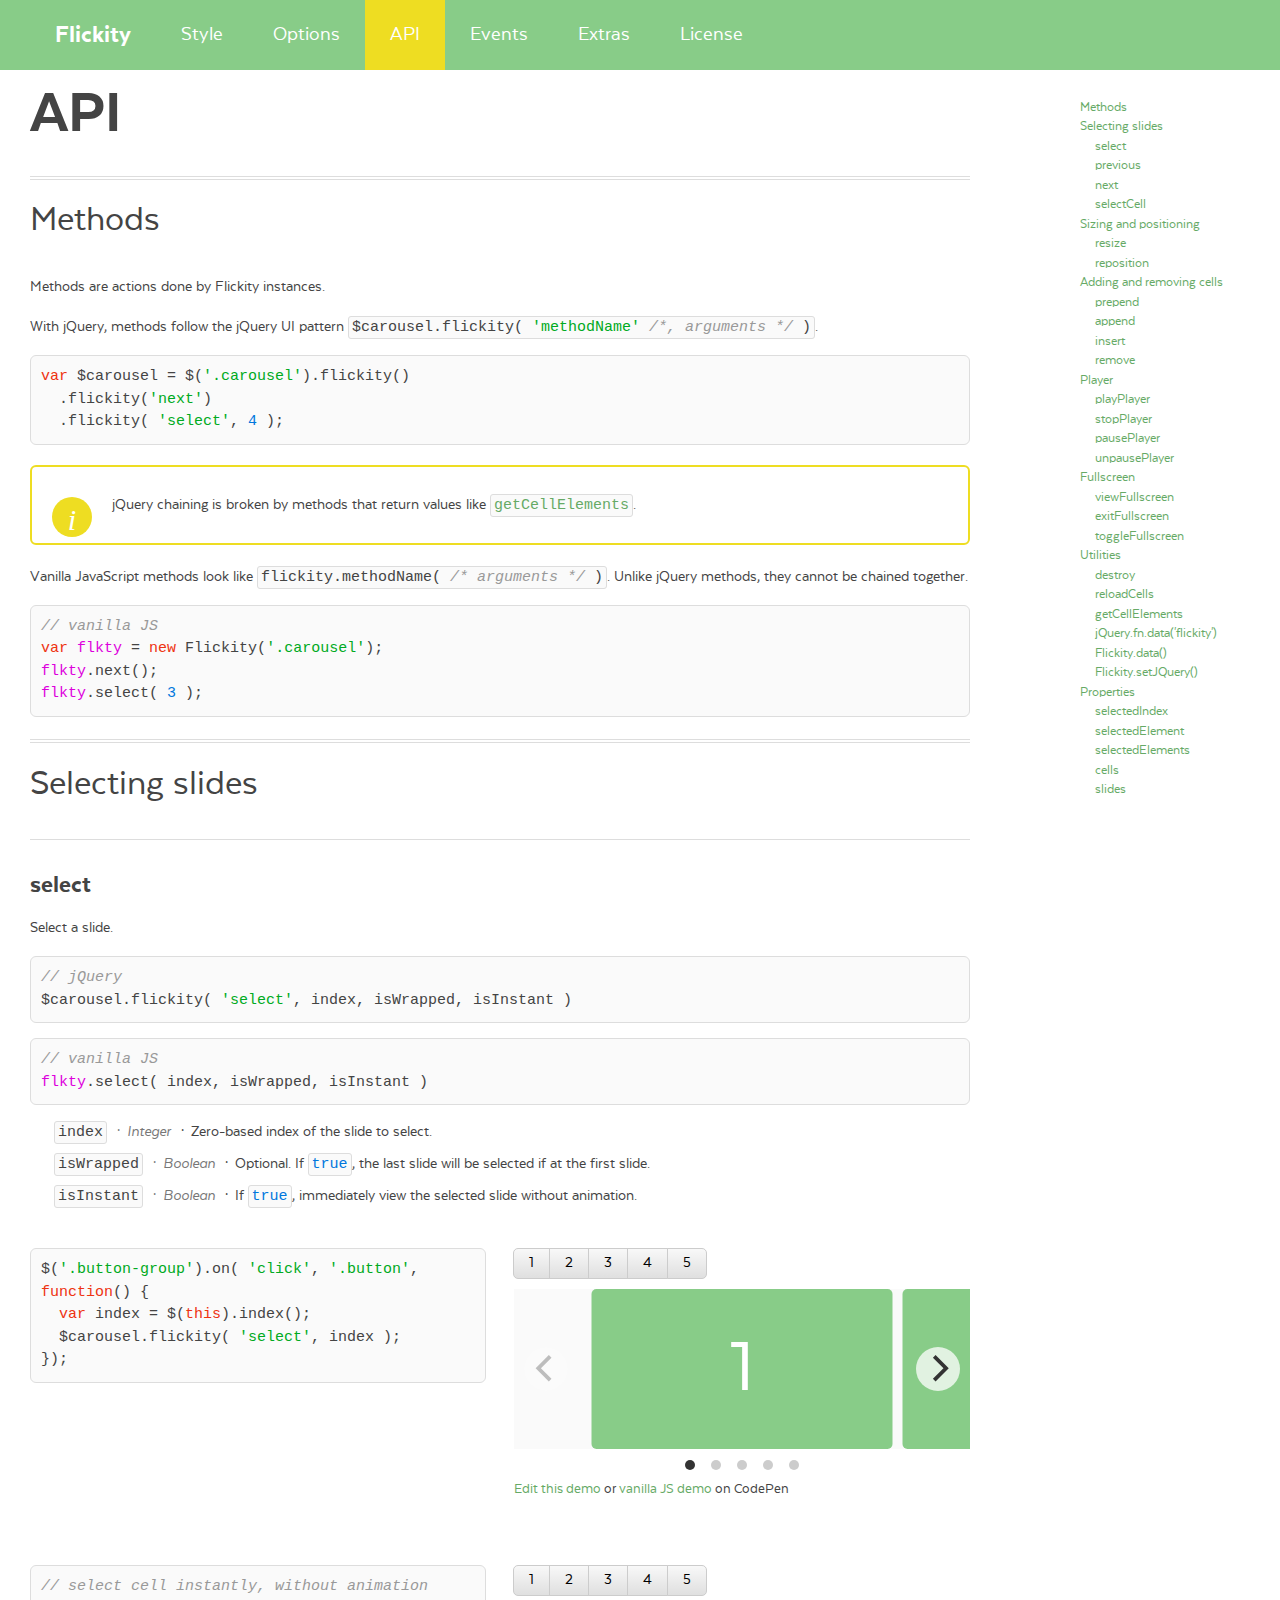
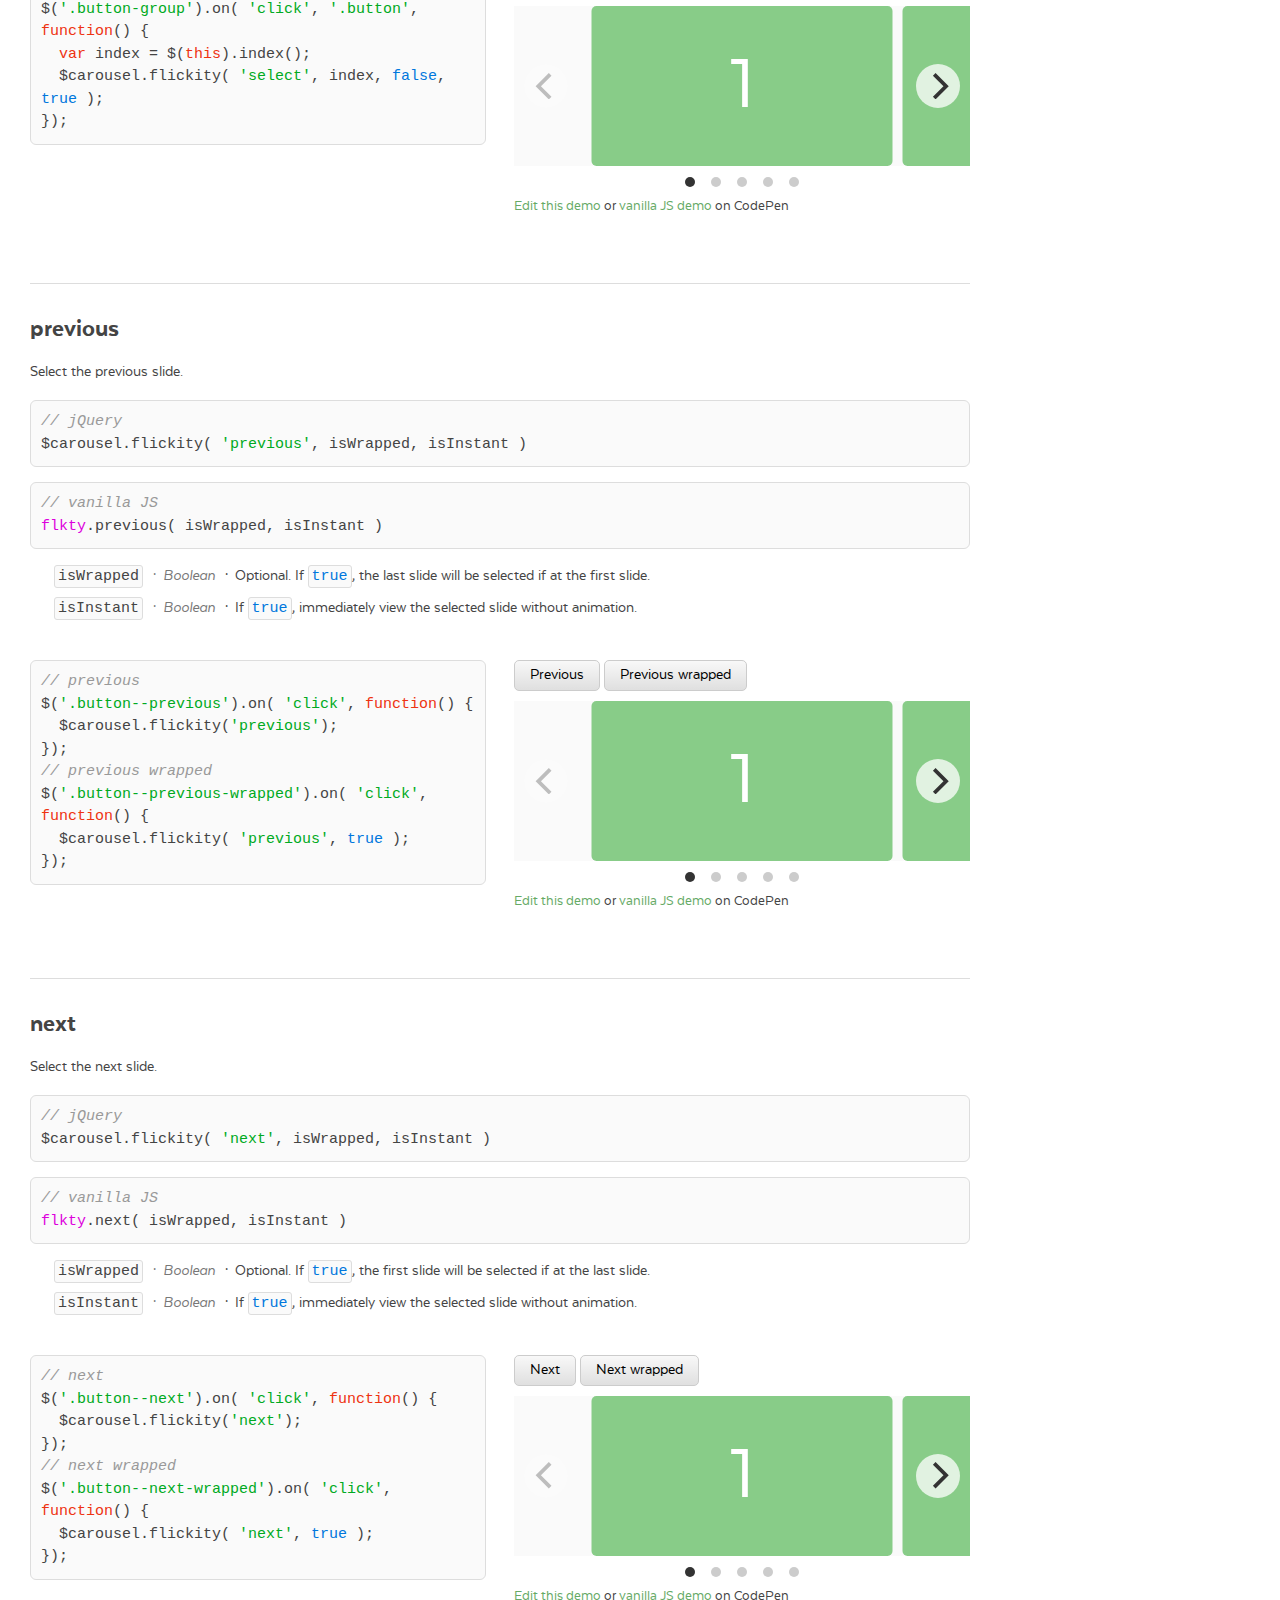
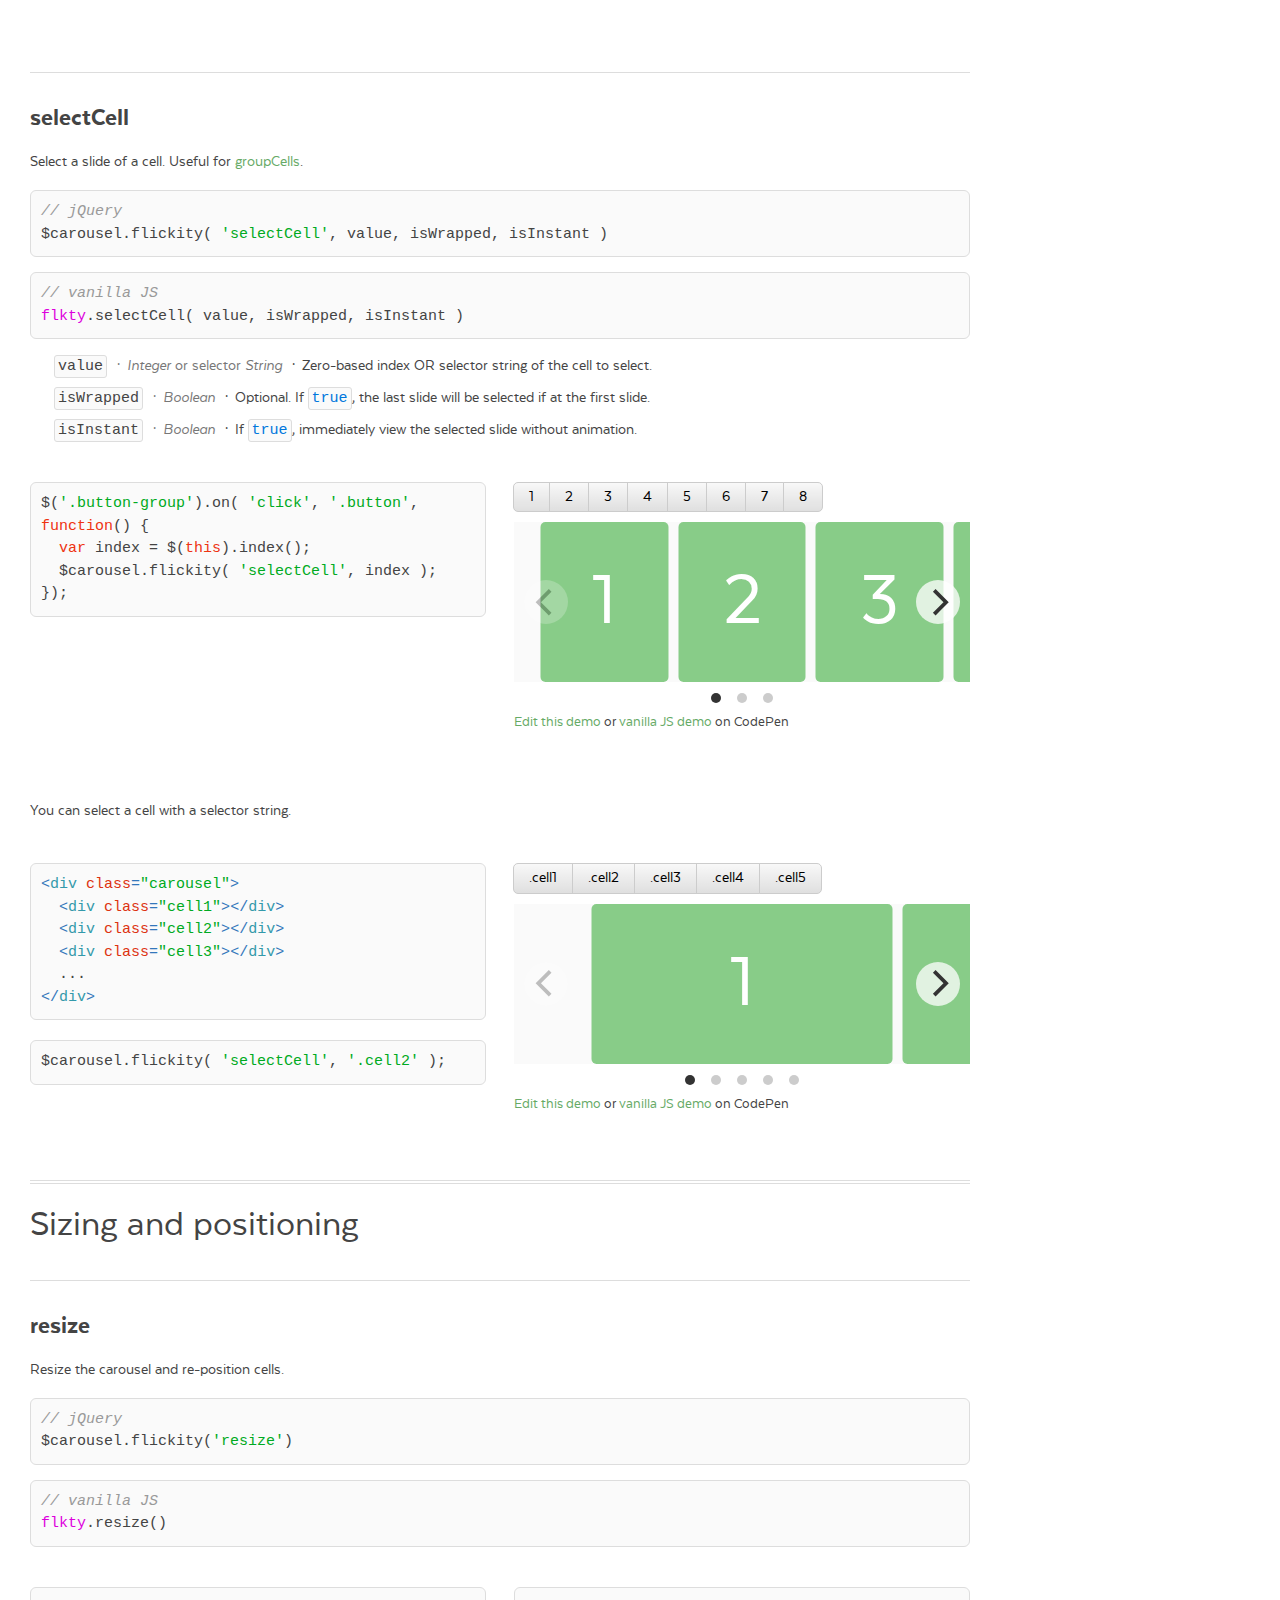
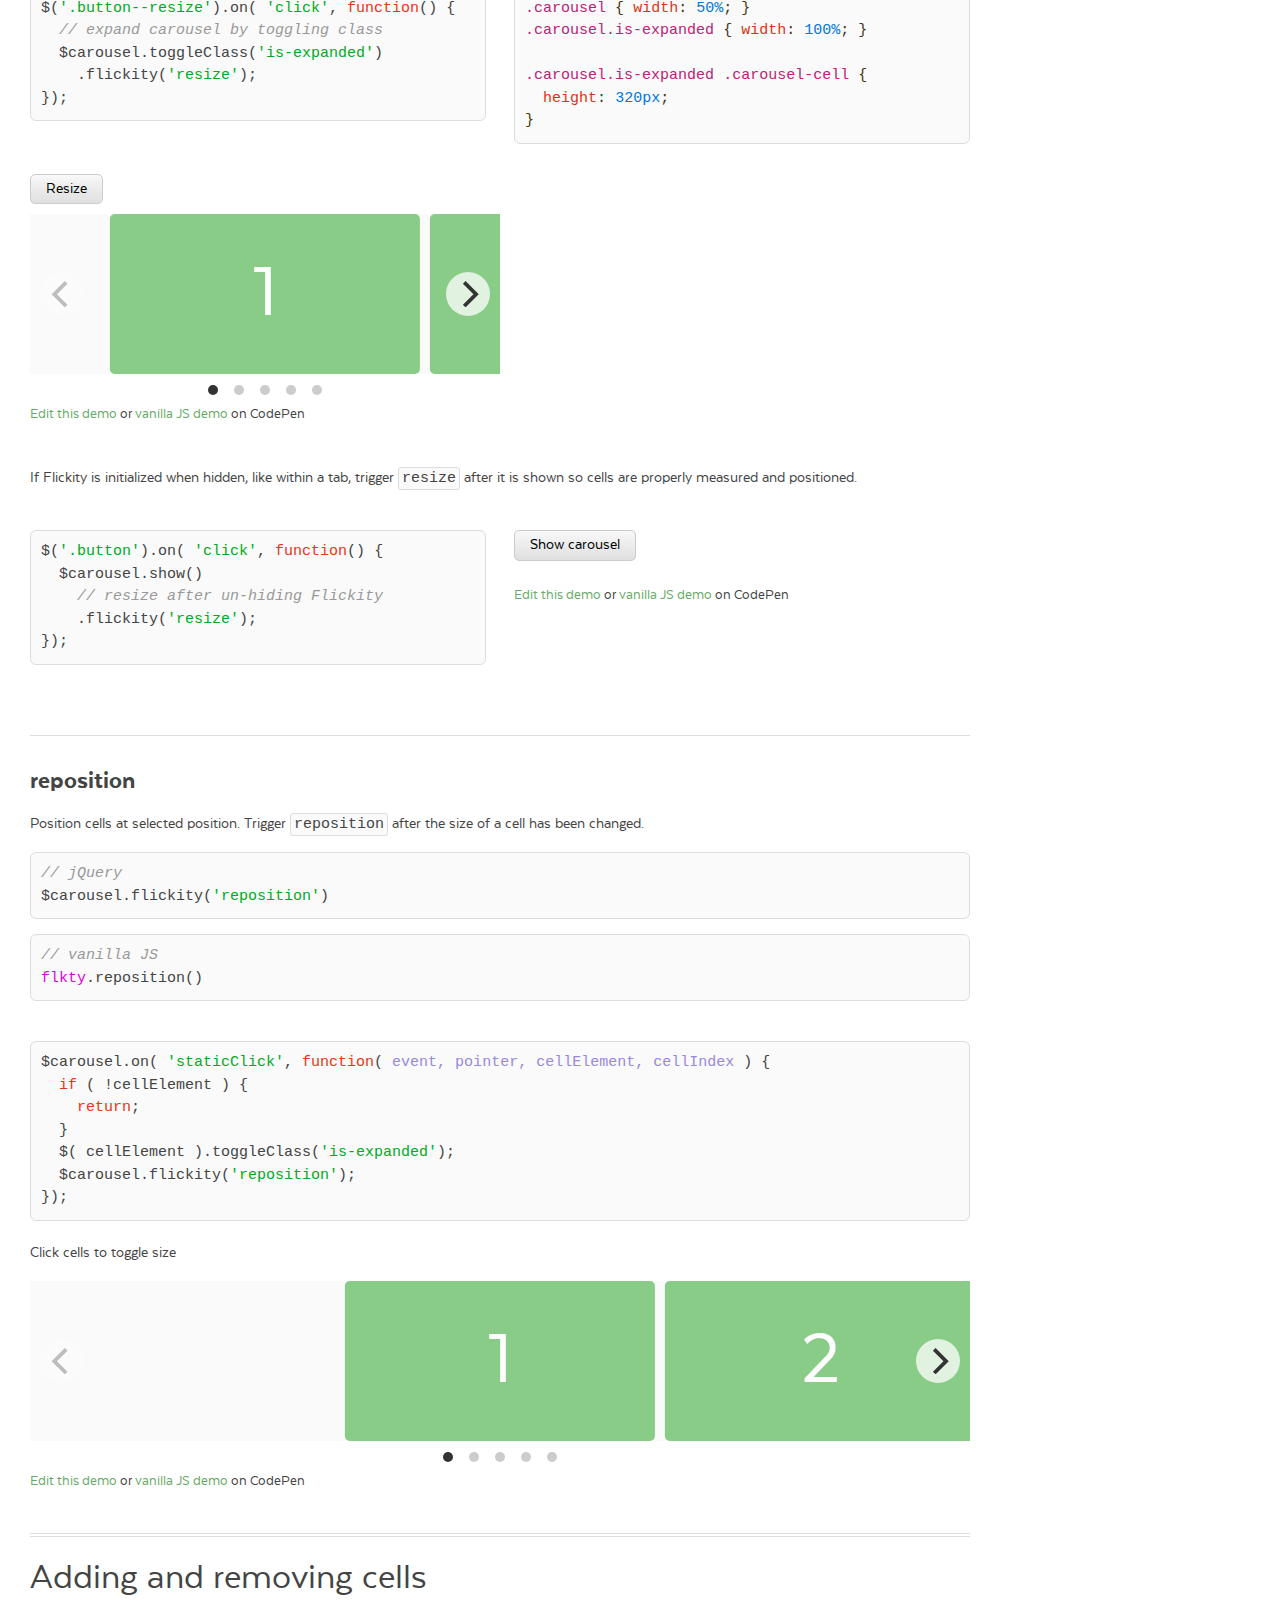
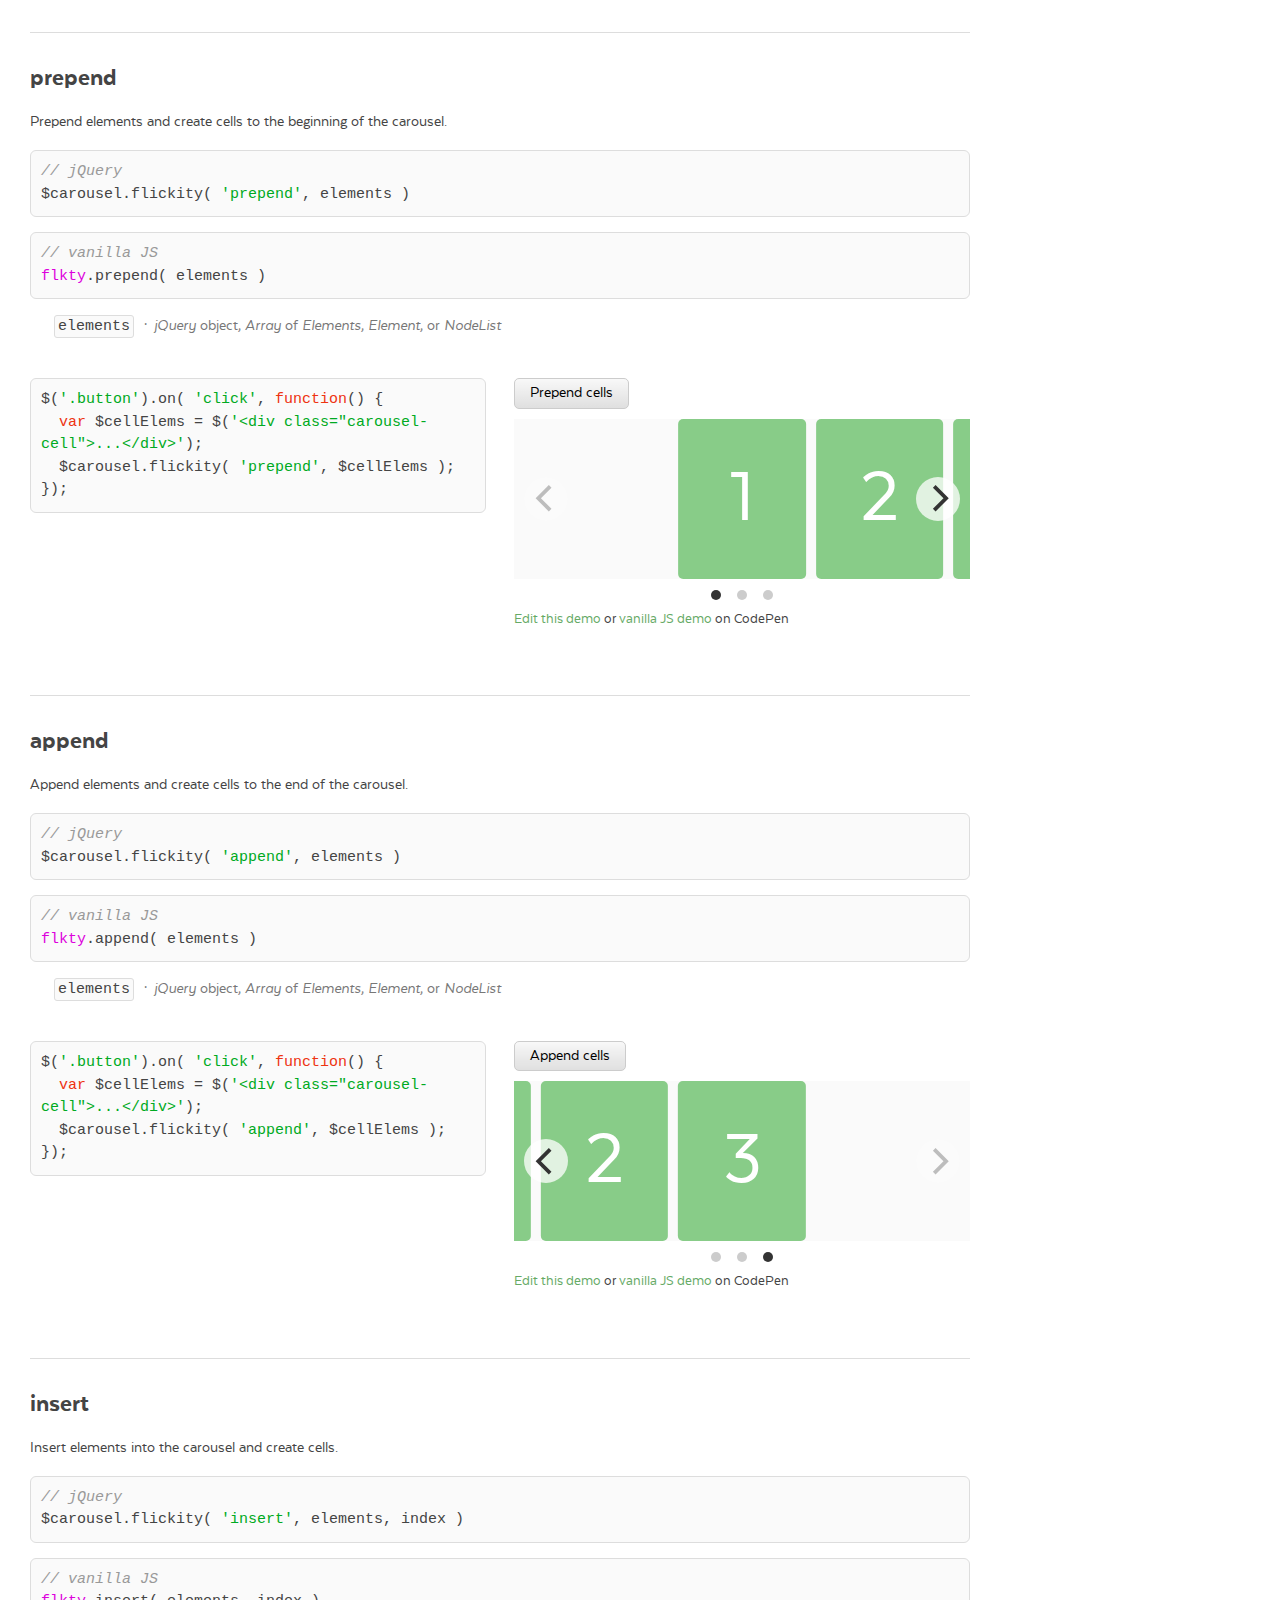
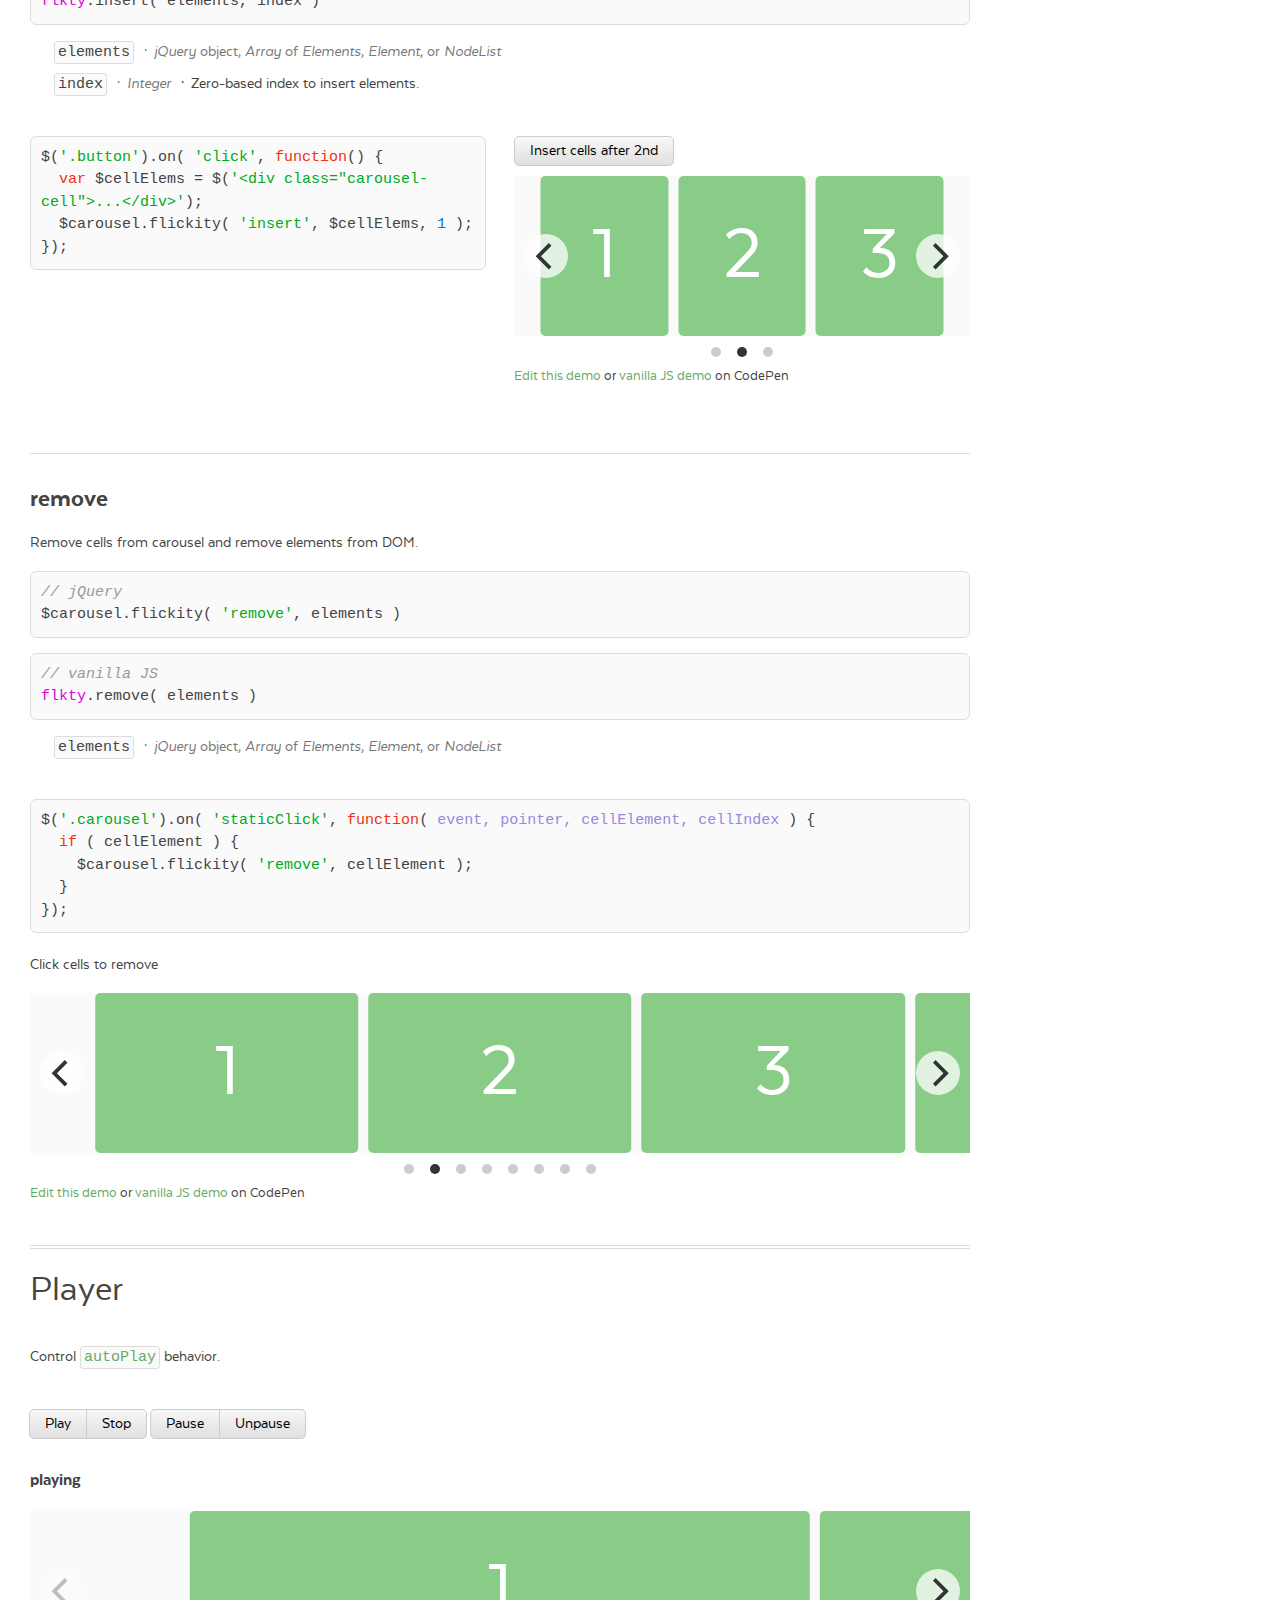
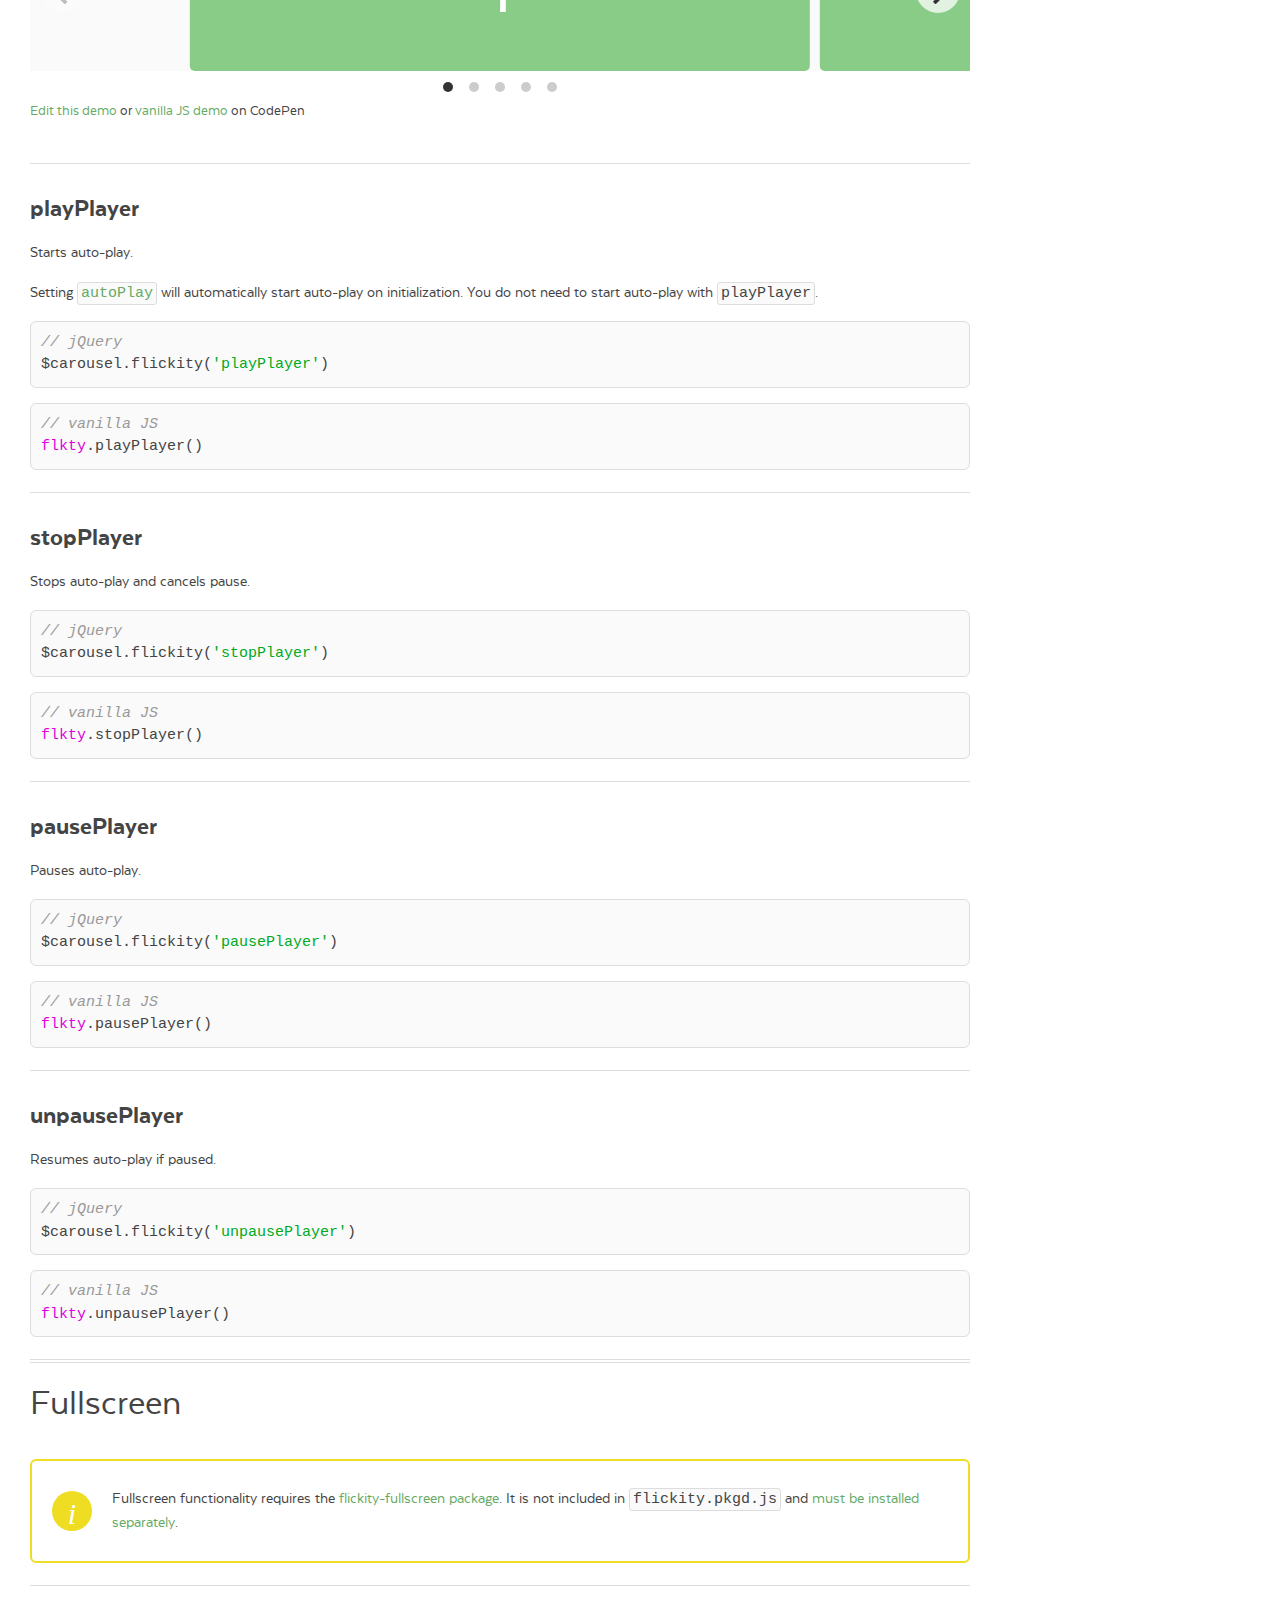
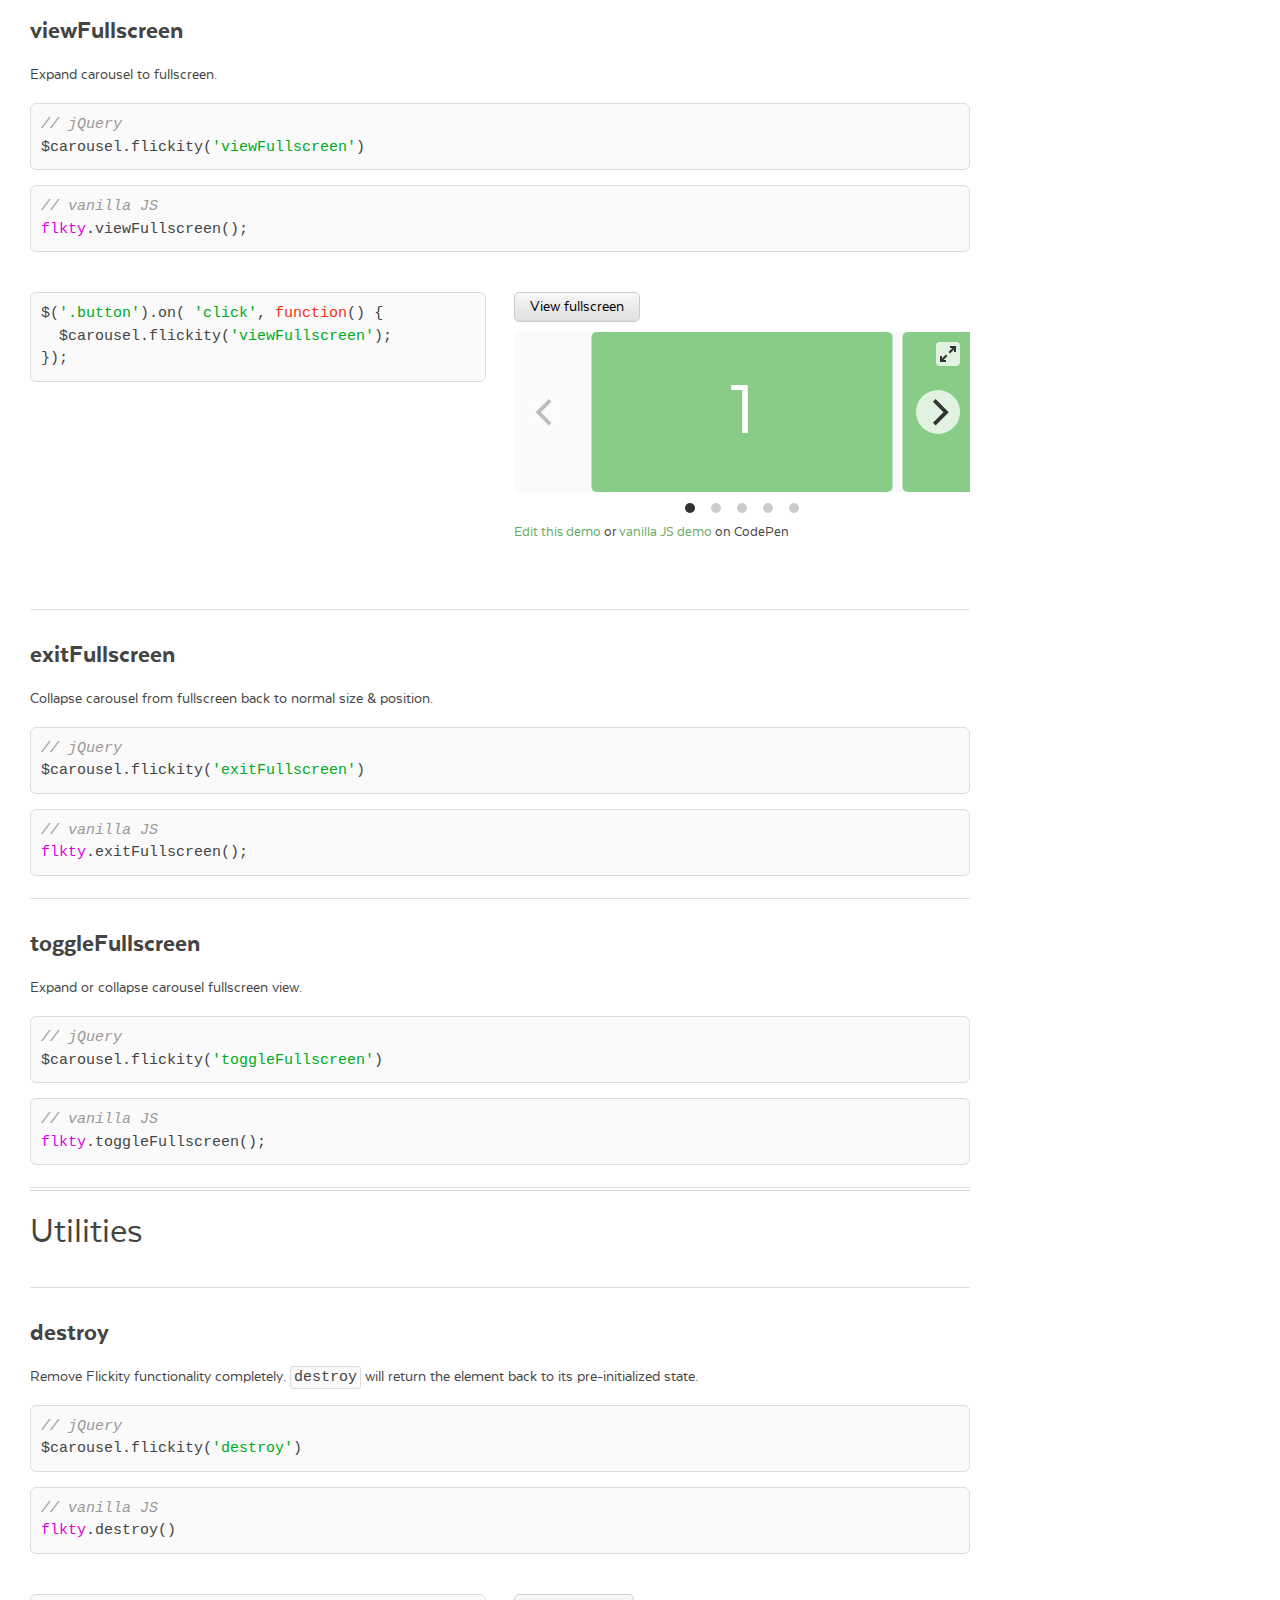
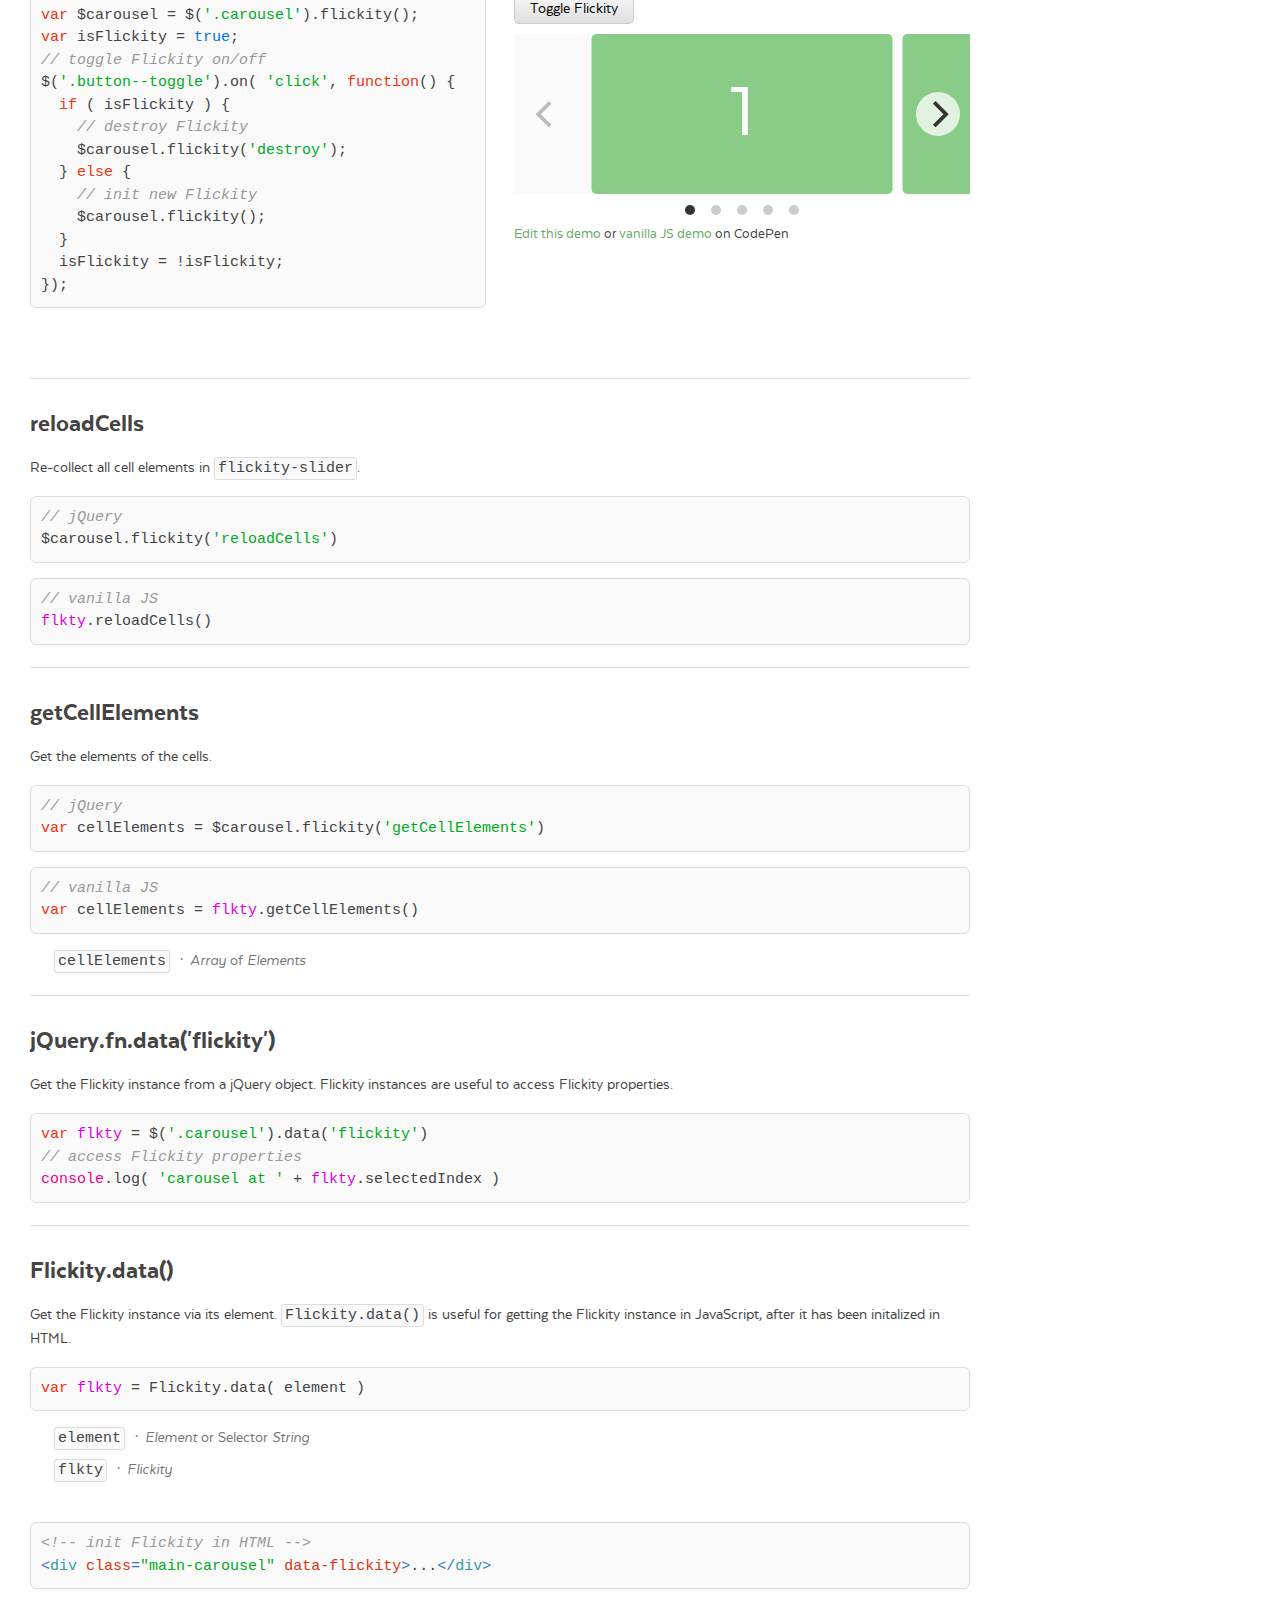
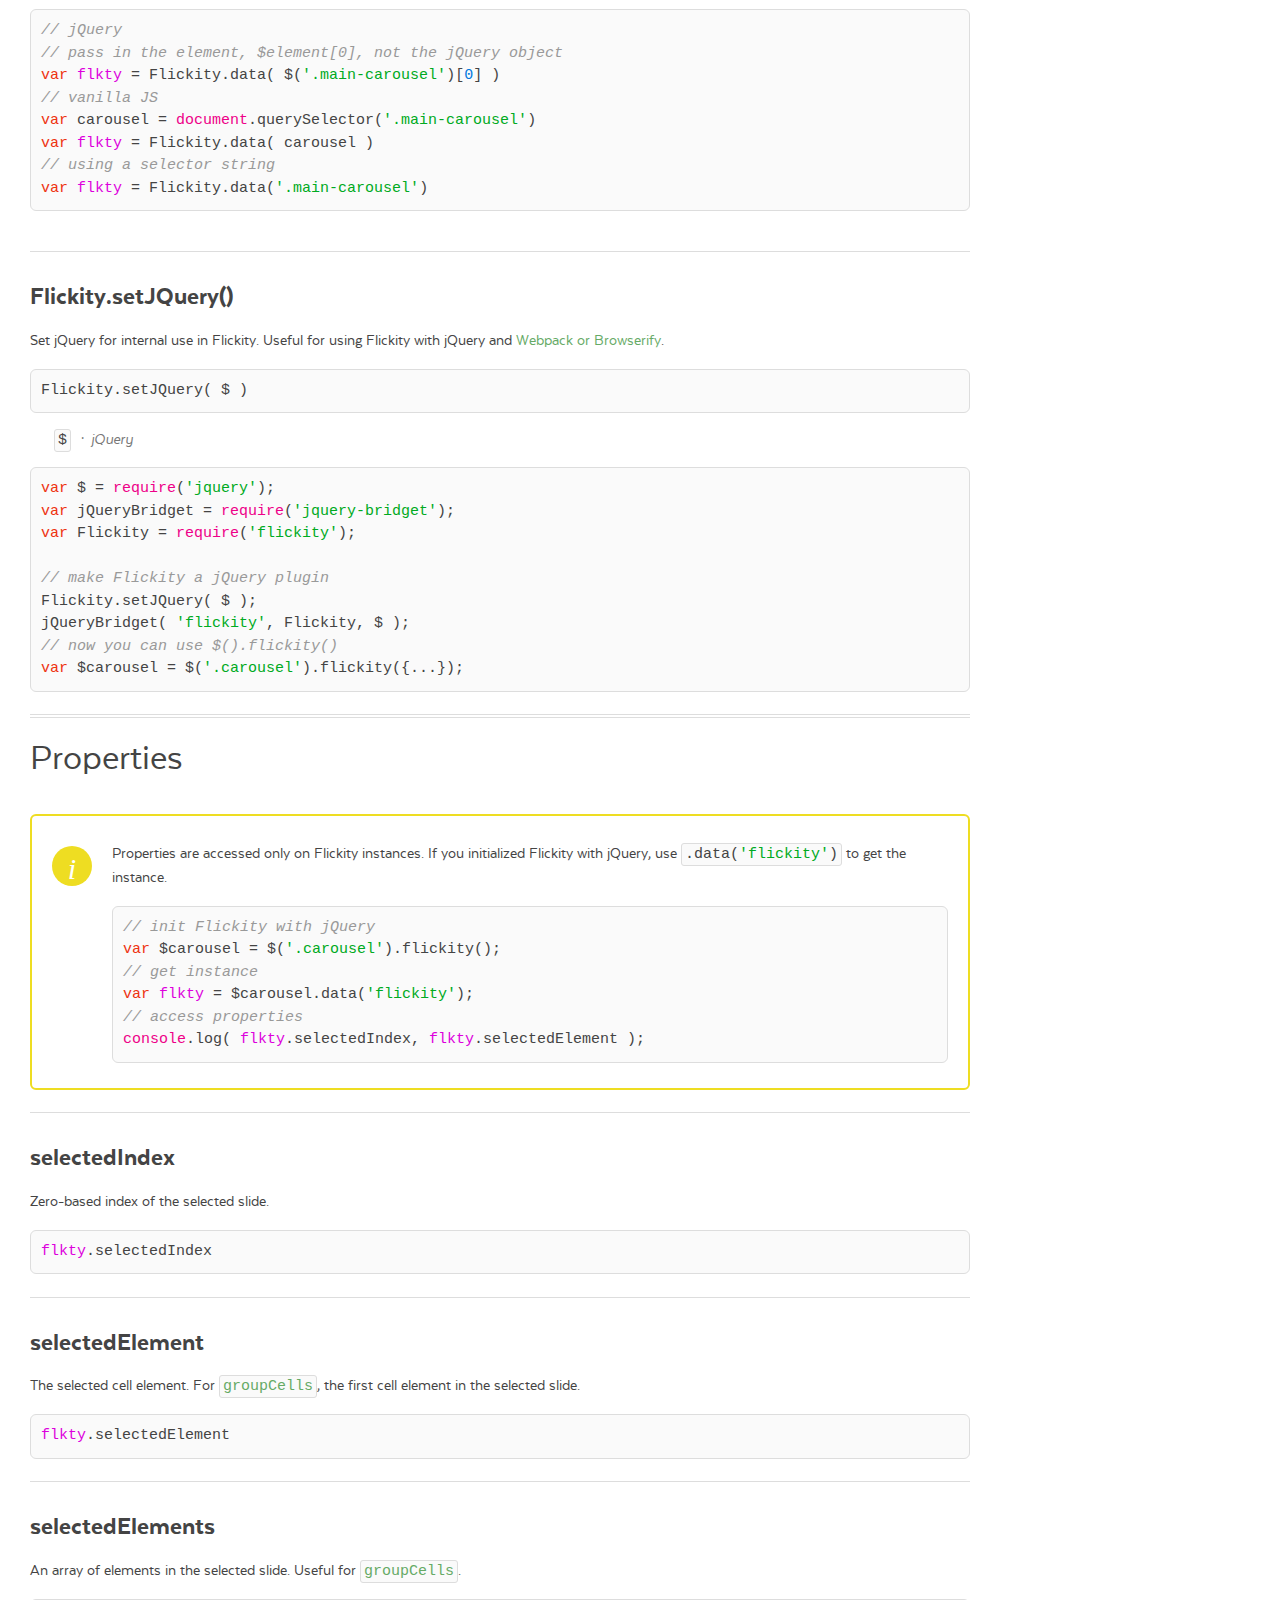
<file: lib/assets/vendor/flickity/api.html>
<!doctype html>
<html lang="en" class="export">
<head>
  <meta charset="utf-8">
  <meta name="description" content="Touch, responsive, flickable carousels">
  <meta name="viewport" content="width=device-width">

  <title>Flickity &#xB7; API</title>

    <link rel="stylesheet" href="css/flickity-docs.css?6" media="screen">

  <meta name="twitter:card" content="summary">
  <meta name="twitter:site" content="@metafizzyco">
  <meta name="twitter:url" content="https://flickity.metafizzy.co/api.html">
  <meta name="twitter:title" content="Flickity API">
  <meta name="twitter:description" content="Touch, responsive, flickable carousels">

</head>
<body class="page--api">


<nav class="site-nav">
  <div class="container">
    <ul class="site-nav__list">
      <li class="site-nav__item site-nav__item--homepage"><a href=".">Flickity</a></li>
      <li class="site-nav__item site-nav__item--style"><a href="style.html">Style</a></li>
      <li class="site-nav__item site-nav__item--options"><a href="options.html">Options</a></li>
      <li class="site-nav__item site-nav__item--api"><a href="api.html">API</a></li>
      <li class="site-nav__item site-nav__item--events"><a href="events.html">Events</a></li>
      <li class="site-nav__item site-nav__item--extras"><a href="extras.html">Extras</a></li>
      <li class="site-nav__item site-nav__item--license"><a href="license.html">License</a></li>
    </ul>
  </div>
</nav>


<div class="main">
  <div class="container">
      <h1 class="page-title">API</h1>


    <ul class="page-nav" data-js="page-nav">
<li class="page-nav__item page-nav__item--h2"><a href="#methods">Methods</a></li>
<li class="page-nav__item page-nav__item--h2"><a href="#selecting-slides">Selecting slides</a></li>
<li class="page-nav__item page-nav__item--h3"><a href="#select">select</a></li>
<li class="page-nav__item page-nav__item--h3"><a href="#previous">previous</a></li>
<li class="page-nav__item page-nav__item--h3"><a href="#next">next</a></li>
<li class="page-nav__item page-nav__item--h3"><a href="#selectcell">selectCell</a></li>
<li class="page-nav__item page-nav__item--h2"><a href="#sizing-and-positioning">Sizing and positioning</a></li>
<li class="page-nav__item page-nav__item--h3"><a href="#resize">resize</a></li>
<li class="page-nav__item page-nav__item--h3"><a href="#reposition">reposition</a></li>
<li class="page-nav__item page-nav__item--h2"><a href="#adding-and-removing-cells">Adding and removing cells</a></li>
<li class="page-nav__item page-nav__item--h3"><a href="#prepend">prepend</a></li>
<li class="page-nav__item page-nav__item--h3"><a href="#append">append</a></li>
<li class="page-nav__item page-nav__item--h3"><a href="#insert">insert</a></li>
<li class="page-nav__item page-nav__item--h3"><a href="#remove">remove</a></li>
<li class="page-nav__item page-nav__item--h2"><a href="#player">Player</a></li>
<li class="page-nav__item page-nav__item--h3"><a href="#playplayer">playPlayer</a></li>
<li class="page-nav__item page-nav__item--h3"><a href="#stopplayer">stopPlayer</a></li>
<li class="page-nav__item page-nav__item--h3"><a href="#pauseplayer">pausePlayer</a></li>
<li class="page-nav__item page-nav__item--h3"><a href="#unpauseplayer">unpausePlayer</a></li>
<li class="page-nav__item page-nav__item--h2"><a href="#fullscreen">Fullscreen</a></li>
<li class="page-nav__item page-nav__item--h3"><a href="#viewfullscreen">viewFullscreen</a></li>
<li class="page-nav__item page-nav__item--h3"><a href="#exitfullscreen">exitFullscreen</a></li>
<li class="page-nav__item page-nav__item--h3"><a href="#togglefullscreen">toggleFullscreen</a></li>
<li class="page-nav__item page-nav__item--h2"><a href="#utilities">Utilities</a></li>
<li class="page-nav__item page-nav__item--h3"><a href="#destroy">destroy</a></li>
<li class="page-nav__item page-nav__item--h3"><a href="#reloadcells">reloadCells</a></li>
<li class="page-nav__item page-nav__item--h3"><a href="#getcellelements">getCellElements</a></li>
<li class="page-nav__item page-nav__item--h3"><a href="#jquery-fn-data-flickity">jQuery.fn.data(&apos;flickity&apos;)</a></li>
<li class="page-nav__item page-nav__item--h3"><a href="#flickity-data">Flickity.data()</a></li>
<li class="page-nav__item page-nav__item--h3"><a href="#flickity-setjquery">Flickity.setJQuery()</a></li>
<li class="page-nav__item page-nav__item--h2"><a href="#properties">Properties</a></li>
<li class="page-nav__item page-nav__item--h3"><a href="#selectedindex">selectedIndex</a></li>
<li class="page-nav__item page-nav__item--h3"><a href="#selectedelement">selectedElement</a></li>
<li class="page-nav__item page-nav__item--h3"><a href="#selectedelements">selectedElements</a></li>
<li class="page-nav__item page-nav__item--h3"><a href="#cells">cells</a></li>
<li class="page-nav__item page-nav__item--h3"><a href="#slides">slides</a></li>
</ul>


<h2 id="methods">Methods</h2>

<p>Methods are actions done by Flickity instances.</p>

<p>With jQuery, methods follow the jQuery UI pattern
  <code>$carousel.flickity( <span class="string">&apos;methodName&apos;</span> <span class="comment">/*, arguments */</span> )</code>.</p>

<pre><code class="js"><span class="keyword">var</span> $carousel = $(<span class="string">&apos;.carousel&apos;</span>).flickity()
  .flickity(<span class="string">&apos;next&apos;</span>)
  .flickity( <span class="string">&apos;select&apos;</span>, <span class="number">4</span> );
</code></pre>

<div class="call-out">
  <p>jQuery chaining is broken by methods that return values like <a href="#getcellelements"><code>getCellElements</code></a>.</p>
</div>

<p>Vanilla JavaScript methods look like
  <code>flickity.methodName( <span class="comment">/* arguments */</span> )</code>. Unlike jQuery methods, they cannot be chained together.</p>

<pre><code class="js"><span class="comment">// vanilla JS</span>
<span class="keyword">var</span> <span class="flickity_var">flkty</span> = <span class="keyword">new</span> <span class="flickity_keyword">Flickity</span>(<span class="string">&apos;.carousel&apos;</span>);
<span class="flickity_var">flkty</span>.next();
<span class="flickity_var">flkty</span>.select( <span class="number">3</span> );
</code></pre>

<h2 id="selecting-slides">Selecting slides</h2>

<h3 id="select">select</h3>

<p>Select a slide.</p>

<pre><code class="js"><span class="comment">// jQuery</span>
$carousel.flickity( <span class="string">&apos;select&apos;</span>, index, isWrapped, isInstant )
</code></pre>
<pre><code class="js"><span class="comment">// vanilla JS</span>
<span class="flickity_var">flkty</span>.select( index, isWrapped, isInstant )
</code></pre>

<p class="argument">
  <code class="argument__code">index</code>
  <span class="argument__type"><i>Integer</i></span>
  <span class="argument__description">Zero-based index of the slide to select.</span>
</p>
<p class="argument">
  <code class="argument__code">isWrapped</code>
  <span class="argument__type"><i>Boolean</i></span>
  <span class="argument__description">Optional. If <code><span class="literal">true</span></code>, the last slide will be selected if at the first slide.</span>
</p>
<p class="argument">
  <code class="argument__code">isInstant</code>
  <span class="argument__type"><i>Boolean</i></span>
  <span class="argument__description">If <code><span class="literal">true</span></code>, immediately view the selected slide without animation.</span>
</p>

<div class="example duo">
  <div class="example__code duo__cell">
<pre><code class="js">$(<span class="string">&apos;.button-group&apos;</span>).on( <span class="string">&apos;click&apos;</span>, <span class="string">&apos;.button&apos;</span>, <span class="function"><span class="keyword">function</span>(<span class="params"></span>) </span>{
  <span class="keyword">var</span> index = $(<span class="keyword">this</span>).index();
  $carousel.flickity( <span class="string">&apos;select&apos;</span>, index );
});
</code></pre>
  </div>
  <div class="example__demo duo__cell" data-js="select">
    <div class="button-row button-group">
      <button class="button">1</button>
      <button class="button">2</button>
      <button class="button">3</button>
      <button class="button">4</button>
      <button class="button">5</button>
    </div>
    <div class="carousel">
      <div class="carousel-cell"></div>
      <div class="carousel-cell"></div>
      <div class="carousel-cell"></div>
      <div class="carousel-cell"></div>
      <div class="carousel-cell"></div>
    </div>
    <p class="edit-demo">
        <a href="https://codepen.io/desandro/pen/yyvYeN">Edit this demo</a>
        or <a href="https://codepen.io/desandro/pen/ByYoKM">vanilla JS demo</a> on CodePen
    </p>
  </div>
</div>

<div class="example duo">
  <div class="example__code duo__cell">
<pre><code class="js"><span class="comment">// select cell instantly, without animation</span>
$(<span class="string">&apos;.button-group&apos;</span>).on( <span class="string">&apos;click&apos;</span>, <span class="string">&apos;.button&apos;</span>, <span class="function"><span class="keyword">function</span>(<span class="params"></span>) </span>{
  <span class="keyword">var</span> index = $(<span class="keyword">this</span>).index();
  $carousel.flickity( <span class="string">&apos;select&apos;</span>, index, <span class="literal">false</span>, <span class="literal">true</span> );
});
</code></pre>
  </div>
  <div class="example__demo duo__cell" data-js="select-instant">
    <div class="button-row button-group">
      <button class="button">1</button>
      <button class="button">2</button>
      <button class="button">3</button>
      <button class="button">4</button>
      <button class="button">5</button>
    </div>
    <div class="carousel">
      <div class="carousel-cell"></div>
      <div class="carousel-cell"></div>
      <div class="carousel-cell"></div>
      <div class="carousel-cell"></div>
      <div class="carousel-cell"></div>
    </div>
    <p class="edit-demo">
        <a href="https://codepen.io/desandro/pen/pggQeL">Edit this demo</a>
        or <a href="https://codepen.io/desandro/pen/OMMamp">vanilla JS demo</a> on CodePen
    </p>
  </div>
</div>


<h3 id="previous">previous</h3>

<p>Select the previous slide.</p>

<pre><code class="js"><span class="comment">// jQuery</span>
$carousel.flickity( <span class="string">&apos;previous&apos;</span>, isWrapped, isInstant )
</code></pre>
<pre><code class="js"><span class="comment">// vanilla JS</span>
<span class="flickity_var">flkty</span>.previous( isWrapped, isInstant )
</code></pre>

<p class="argument">
  <code class="argument__code">isWrapped</code>
  <span class="argument__type"><i>Boolean</i></span>
  <span class="argument__description">Optional. If <code><span class="literal">true</span></code>, the last slide will be selected if at the first slide.</span>
</p>
<p class="argument">
  <code class="argument__code">isInstant</code>
  <span class="argument__type"><i>Boolean</i></span>
  <span class="argument__description">If <code><span class="literal">true</span></code>, immediately view the selected slide without animation.</span>
</p>

<div class="example duo">
  <div class="example__code duo__cell">
<pre><code class="js"><span class="comment">// previous</span>
$(<span class="string">&apos;.button--previous&apos;</span>).on( <span class="string">&apos;click&apos;</span>, <span class="function"><span class="keyword">function</span>(<span class="params"></span>) </span>{
  $carousel.flickity(<span class="string">&apos;previous&apos;</span>);
});
<span class="comment">// previous wrapped</span>
$(<span class="string">&apos;.button--previous-wrapped&apos;</span>).on( <span class="string">&apos;click&apos;</span>, <span class="function"><span class="keyword">function</span>(<span class="params"></span>) </span>{
  $carousel.flickity( <span class="string">&apos;previous&apos;</span>, <span class="literal">true</span> );
});
</code></pre>
  </div>
  <div class="example__demo duo__cell" data-js="previous">
    <div class="button-row">
      <button class="button button--previous">Previous</button>
      <button class="button button--previous-wrapped">Previous wrapped</button>
    </div>
    <div class="carousel">
      <div class="carousel-cell"></div>
      <div class="carousel-cell"></div>
      <div class="carousel-cell"></div>
      <div class="carousel-cell"></div>
      <div class="carousel-cell"></div>
    </div>
    <p class="edit-demo">
        <a href="https://codepen.io/desandro/pen/emVpdz">Edit this demo</a>
        or <a href="https://codepen.io/desandro/pen/PwQPGX">vanilla JS demo</a> on CodePen
    </p>
  </div>
</div>


<h3 id="next">next</h3>

<p>Select the next slide.</p>

<pre><code class="js"><span class="comment">// jQuery</span>
$carousel.flickity( <span class="string">&apos;next&apos;</span>, isWrapped, isInstant )
</code></pre>
<pre><code class="js"><span class="comment">// vanilla JS</span>
<span class="flickity_var">flkty</span>.next( isWrapped, isInstant )
</code></pre>

<p class="argument">
  <code class="argument__code">isWrapped</code>
  <span class="argument__type"><i>Boolean</i></span>
  <span class="argument__description">Optional. If <code><span class="literal">true</span></code>, the first slide will be selected if at the last slide.</span>
</p>
<p class="argument">
  <code class="argument__code">isInstant</code>
  <span class="argument__type"><i>Boolean</i></span>
  <span class="argument__description">If <code><span class="literal">true</span></code>, immediately view the selected slide without animation.</span>
</p>

<div class="example duo">
  <div class="example__code duo__cell">
<pre><code class="js"><span class="comment">// next</span>
$(<span class="string">&apos;.button--next&apos;</span>).on( <span class="string">&apos;click&apos;</span>, <span class="function"><span class="keyword">function</span>(<span class="params"></span>) </span>{
  $carousel.flickity(<span class="string">&apos;next&apos;</span>);
});
<span class="comment">// next wrapped</span>
$(<span class="string">&apos;.button--next-wrapped&apos;</span>).on( <span class="string">&apos;click&apos;</span>, <span class="function"><span class="keyword">function</span>(<span class="params"></span>) </span>{
  $carousel.flickity( <span class="string">&apos;next&apos;</span>, <span class="literal">true</span> );
});
</code></pre>
  </div>
  <div class="example__demo duo__cell" data-js="next">
    <div class="button-row">
      <button class="button button--next">Next</button>
      <button class="button button--next-wrapped">Next wrapped</button>
    </div>
    <div class="carousel">
      <div class="carousel-cell"></div>
      <div class="carousel-cell"></div>
      <div class="carousel-cell"></div>
      <div class="carousel-cell"></div>
      <div class="carousel-cell"></div>
    </div>
    <p class="edit-demo">
        <a href="https://codepen.io/desandro/pen/JopYby">Edit this demo</a>
        or <a href="https://codepen.io/desandro/pen/gbvaLQ">vanilla JS demo</a> on CodePen
    </p>
  </div>
</div>


<h3 id="selectcell">selectCell</h3>

<p>Select a slide of a cell. Useful for <a href="options.html#groupcells">groupCells</a>.</p>

<pre><code class="js"><span class="comment">// jQuery</span>
$carousel.flickity( <span class="string">&apos;selectCell&apos;</span>, value, isWrapped, isInstant )
</code></pre>
<pre><code class="js"><span class="comment">// vanilla JS</span>
<span class="flickity_var">flkty</span>.selectCell( value, isWrapped, isInstant )
</code></pre>

<p class="argument">
  <code class="argument__code">value</code>
  <span class="argument__type"><i>Integer</i> or selector <i>String</i></span>
  <span class="argument__description">Zero-based index OR selector string of the cell to select.</span>
</p>
<p class="argument">
  <code class="argument__code">isWrapped</code>
  <span class="argument__type"><i>Boolean</i></span>
  <span class="argument__description">Optional. If <code><span class="literal">true</span></code>, the last slide will be selected if at the first slide.</span>
</p>
<p class="argument">
  <code class="argument__code">isInstant</code>
  <span class="argument__type"><i>Boolean</i></span>
  <span class="argument__description">If <code><span class="literal">true</span></code>, immediately view the selected slide without animation.</span>
</p>

<div class="example duo">
  <div class="example__code duo__cell">
<pre><code class="js">$(<span class="string">&apos;.button-group&apos;</span>).on( <span class="string">&apos;click&apos;</span>, <span class="string">&apos;.button&apos;</span>, <span class="function"><span class="keyword">function</span>(<span class="params"></span>) </span>{
  <span class="keyword">var</span> index = $(<span class="keyword">this</span>).index();
  $carousel.flickity( <span class="string">&apos;selectCell&apos;</span>, index );
});
</code></pre>
  </div>
  <div class="example__demo duo__cell" data-js="select-cell">
    <div class="button-row button-group">
      <button class="button">1</button>
      <button class="button">2</button>
      <button class="button">3</button>
      <button class="button">4</button>
      <button class="button">5</button>
      <button class="button">6</button>
      <button class="button">7</button>
      <button class="button">8</button>
    </div>
    <div class="carousel carousel--show-several">
      <div class="carousel-cell"></div>
      <div class="carousel-cell"></div>
      <div class="carousel-cell"></div>
      <div class="carousel-cell"></div>
      <div class="carousel-cell"></div>
      <div class="carousel-cell"></div>
      <div class="carousel-cell"></div>
      <div class="carousel-cell"></div>
    </div>
    <p class="edit-demo">
        <a href="https://codepen.io/desandro/pen/KrXgyZ">Edit this demo</a>
        or <a href="https://codepen.io/desandro/pen/vKZXpK">vanilla JS demo</a> on CodePen
    </p>
  </div>
</div>

<p>You can select a cell with a selector string.</p>

<div class="example duo">
  <div class="example__code duo__cell">
<pre><code class="html"><span class="tag">&lt;<span class="title">div</span> <span class="attribute">class</span>=<span class="value">&quot;carousel&quot;</span>&gt;</span>
  <span class="tag">&lt;<span class="title">div</span> <span class="attribute">class</span>=<span class="value">&quot;cell1&quot;</span>&gt;</span><span class="tag">&lt;/<span class="title">div</span>&gt;</span>
  <span class="tag">&lt;<span class="title">div</span> <span class="attribute">class</span>=<span class="value">&quot;cell2&quot;</span>&gt;</span><span class="tag">&lt;/<span class="title">div</span>&gt;</span>
  <span class="tag">&lt;<span class="title">div</span> <span class="attribute">class</span>=<span class="value">&quot;cell3&quot;</span>&gt;</span><span class="tag">&lt;/<span class="title">div</span>&gt;</span>
  ...
<span class="tag">&lt;/<span class="title">div</span>&gt;</span>
</code></pre>

<pre><code class="js">$carousel.flickity( <span class="string">&apos;selectCell&apos;</span>, <span class="string">&apos;.cell2&apos;</span> );
</code></pre>
  </div>
  <div class="example__demo duo__cell" data-js="select-cell">
    <div class="button-row button-group">
      <button class="button" data-selector=".cell1">.cell1</button>
      <button class="button" data-selector=".cell2">.cell2</button>
      <button class="button" data-selector=".cell3">.cell3</button>
      <button class="button" data-selector=".cell4">.cell4</button>
      <button class="button" data-selector=".cell5">.cell5</button>
    </div>
    <div class="carousel">
      <div class="carousel-cell cell1"></div>
      <div class="carousel-cell cell2"></div>
      <div class="carousel-cell cell3"></div>
      <div class="carousel-cell cell4"></div>
      <div class="carousel-cell cell5"></div>
    </div>
    <p class="edit-demo">
        <a href="https://codepen.io/desandro/pen/rLGrpQ">Edit this demo</a>
        or <a href="https://codepen.io/desandro/pen/mEBAXR">vanilla JS demo</a> on CodePen
    </p>
  </div>
</div>


<h2 id="sizing-and-positioning">Sizing and positioning</h2>


<h3 id="resize">resize</h3>

<p>Resize the carousel and re-position cells.</p>

<pre><code class="js"><span class="comment">// jQuery</span>
$carousel.flickity(<span class="string">&apos;resize&apos;</span>)
</code></pre>
<pre><code class="js"><span class="comment">// vanilla JS</span>
<span class="flickity_var">flkty</span>.resize()
</code></pre>

<div class="example">
  <div class="example__code">
    <div class="duo">
      <div class="duo__cell">
<pre><code class="js">$(<span class="string">&apos;.button--resize&apos;</span>).on( <span class="string">&apos;click&apos;</span>, <span class="function"><span class="keyword">function</span>(<span class="params"></span>) </span>{
  <span class="comment">// expand carousel by toggling class</span>
  $carousel.toggleClass(<span class="string">&apos;is-expanded&apos;</span>)
    .flickity(<span class="string">&apos;resize&apos;</span>);
});
</code></pre>
      </div>
      <div class="duo__cell">
<pre><code class="css"><span class="class">.carousel</span> <span class="rules">{ <span class="rule"><span class="attribute">width</span>:<span class="value"> <span class="number">50%</span></span></span>; }</span>
<span class="class">.carousel</span><span class="class">.is-expanded</span> <span class="rules">{ <span class="rule"><span class="attribute">width</span>:<span class="value"> <span class="number">100%</span></span></span>; }</span>

<span class="class">.carousel</span><span class="class">.is-expanded</span> <span class="class">.carousel-cell</span> <span class="rules">{
  <span class="rule"><span class="attribute">height</span>:<span class="value"> <span class="number">320px</span></span></span>;
}</span>
</code></pre>
      </div>
    </div>

  </div>
  <div class="example__demo" data-js="resize">
    <div class="button-row">
      <button class="button button--resize">Resize</button>
    </div>
    <div class="carousel carousel--resize">
      <div class="carousel-cell"></div>
      <div class="carousel-cell"></div>
      <div class="carousel-cell"></div>
      <div class="carousel-cell"></div>
      <div class="carousel-cell"></div>
    </div>
    <p class="edit-demo">
        <a href="https://codepen.io/desandro/pen/XJZmMp">Edit this demo</a>
        or <a href="https://codepen.io/desandro/pen/NPyGjQ">vanilla JS demo</a> on CodePen
    </p>
  </div>
</div>

<p>If Flickity is initialized when hidden, like within a tab, trigger <code>resize</code> after it is shown so cells are properly measured and positioned.</p>

<div class="duo example">
  <div class="duo__cell example__code">
<pre><code class="js">$(<span class="string">&apos;.button&apos;</span>).on( <span class="string">&apos;click&apos;</span>, <span class="function"><span class="keyword">function</span>(<span class="params"></span>) </span>{
  $carousel.show()
    <span class="comment">// resize after un-hiding Flickity</span>
    .flickity(<span class="string">&apos;resize&apos;</span>);
});
</code></pre>
  </div>
  <div class="duo__cell example__demo" data-js="resize-show">
    <div class="button-row">
      <button class="button">Show carousel</button>
    </div>
    <div class="carousel" style="display: none;">
      <div class="carousel-cell"></div>
      <div class="carousel-cell"></div>
      <div class="carousel-cell"></div>
      <div class="carousel-cell"></div>
      <div class="carousel-cell"></div>
    </div>
    <p class="edit-demo">
        <a href="https://codepen.io/desandro/pen/eNvdoo">Edit this demo</a>
        or <a href="https://codepen.io/desandro/pen/gpmLYG">vanilla JS demo</a> on CodePen
    </p>
  </div>
</div>


<h3 id="reposition">reposition</h3>

<p>Position cells at selected position. Trigger <code>reposition</code> after the size of a cell has been changed.</p>

<pre><code class="js"><span class="comment">// jQuery</span>
$carousel.flickity(<span class="string">&apos;reposition&apos;</span>)
</code></pre>
<pre><code class="js"><span class="comment">// vanilla JS</span>
<span class="flickity_var">flkty</span>.reposition()
</code></pre>

<div class="example">
  <div class="example__code">
<pre><code class="js">$carousel.on( <span class="string">&apos;staticClick&apos;</span>, <span class="function"><span class="keyword">function</span>(<span class="params"> event, pointer, cellElement, cellIndex </span>) </span>{
  <span class="keyword">if</span> ( !cellElement ) {
    <span class="keyword">return</span>;
  }
  $( cellElement ).toggleClass(<span class="string">&apos;is-expanded&apos;</span>);
  $carousel.flickity(<span class="string">&apos;reposition&apos;</span>);
});
</code></pre>
  </div>
  <div class="example__demo" data-js="reposition">
    <p class="example__demo__instruction">Click cells to toggle size</p>
    <div class="carousel carousel--reposition">
      <div class="carousel-cell"></div>
      <div class="carousel-cell"></div>
      <div class="carousel-cell"></div>
      <div class="carousel-cell"></div>
      <div class="carousel-cell"></div>
    </div>
    <p class="edit-demo">
        <a href="https://codepen.io/desandro/pen/zxRvdw">Edit this demo</a>
        or <a href="https://codepen.io/desandro/pen/vEdgOR">vanilla JS demo</a> on CodePen
    </p>
  </div>
</div>



<h2 id="adding-and-removing-cells">Adding and removing cells</h2>

<h3 id="prepend">prepend</h3>

<p>Prepend elements and create cells to the beginning of the carousel.</p>

<pre><code class="js"><span class="comment">// jQuery</span>
$carousel.flickity( <span class="string">&apos;prepend&apos;</span>, elements )
</code></pre>
<pre><code class="js"><span class="comment">// vanilla JS</span>
<span class="flickity_var">flkty</span>.prepend( elements )
</code></pre>

<p class="argument">
  <code class="argument__code">elements</code>
  <span class="argument__type"><i>jQuery</i> object, <i>Array</i> of <i>Elements</i>, <i>Element</i>, or <i>NodeList</i></span>
</p>

<div class="duo example">
  <div class="duo__cell example__code">
<pre><code class="js">$(<span class="string">&apos;.button&apos;</span>).on( <span class="string">&apos;click&apos;</span>, <span class="function"><span class="keyword">function</span>(<span class="params"></span>) </span>{
  <span class="keyword">var</span> $cellElems = $(<span class="string">&apos;&lt;div class=&quot;carousel-cell&quot;&gt;...&lt;/div&gt;&apos;</span>);
  $carousel.flickity( <span class="string">&apos;prepend&apos;</span>, $cellElems );
});
</code></pre>
  </div>
  <div class="duo__cell example__demo" data-js="prepend">
    <div class="button-row">
      <button class="button">Prepend cells</button>
    </div>
    <div class="carousel carousel--not-counting carousel--show-several">
      <div class="carousel-cell">
        <span class="carousel-cell__number">1</span>
      </div>
      <div class="carousel-cell">
        <span class="carousel-cell__number">2</span>
      </div>
      <div class="carousel-cell">
        <span class="carousel-cell__number">3</span>
      </div>
    </div>
    <p class="edit-demo">
        <a href="https://codepen.io/desandro/pen/XJZpMN">Edit this demo</a>
        or <a href="https://codepen.io/desandro/pen/VYQPWx">vanilla JS demo</a> on CodePen
    </p>
  </div>
</div>


<h3 id="append">append</h3>

<p>Append elements and create cells to the end of the carousel.</p>

<pre><code class="js"><span class="comment">// jQuery</span>
$carousel.flickity( <span class="string">&apos;append&apos;</span>, elements )
</code></pre>
<pre><code class="js"><span class="comment">// vanilla JS</span>
<span class="flickity_var">flkty</span>.append( elements )
</code></pre>

<p class="argument">
  <code class="argument__code">elements</code>
  <span class="argument__type"><i>jQuery</i> object, <i>Array</i> of <i>Elements</i>, <i>Element</i>, or <i>NodeList</i></span>
</p>

<div class="duo example">
  <div class="duo__cell example__code">
<pre><code class="js">$(<span class="string">&apos;.button&apos;</span>).on( <span class="string">&apos;click&apos;</span>, <span class="function"><span class="keyword">function</span>(<span class="params"></span>) </span>{
  <span class="keyword">var</span> $cellElems = $(<span class="string">&apos;&lt;div class=&quot;carousel-cell&quot;&gt;...&lt;/div&gt;&apos;</span>);
  $carousel.flickity( <span class="string">&apos;append&apos;</span>, $cellElems );
});
</code></pre>
  </div>
  <div class="duo__cell example__demo" data-js="append">
    <div class="button-row">
      <button class="button">Append cells</button>
    </div>
    <div class="carousel carousel--not-counting carousel--show-several">
      <div class="carousel-cell">
        <span class="carousel-cell__number">1</span>
      </div>
      <div class="carousel-cell">
        <span class="carousel-cell__number">2</span>
      </div>
      <div class="carousel-cell">
        <span class="carousel-cell__number">3</span>
      </div>
    </div>
    <p class="edit-demo">
        <a href="https://codepen.io/desandro/pen/qExRVp">Edit this demo</a>
        or <a href="https://codepen.io/desandro/pen/OPQWOG">vanilla JS demo</a> on CodePen
    </p>
  </div>
</div>


<h3 id="insert">insert</h3>

<p>Insert elements into the carousel and create cells.</p>

<pre><code class="js"><span class="comment">// jQuery</span>
$carousel.flickity( <span class="string">&apos;insert&apos;</span>, elements, index )
</code></pre>
<pre><code class="js"><span class="comment">// vanilla JS</span>
<span class="flickity_var">flkty</span>.insert( elements, index )
</code></pre>

<p class="argument">
  <code class="argument__code">elements</code>
  <span class="argument__type"><i>jQuery</i> object, <i>Array</i> of <i>Elements</i>, <i>Element</i>, or <i>NodeList</i></span>
</p>

<p class="argument">
  <code class="argument__code">index</code>
  <span class="argument__type"><i>Integer</i></span>
  <span class="argument__description">Zero-based index to insert elements.</span>
</p>

<div class="duo example">
  <div class="duo__cell example__code">
<pre><code class="js">$(<span class="string">&apos;.button&apos;</span>).on( <span class="string">&apos;click&apos;</span>, <span class="function"><span class="keyword">function</span>(<span class="params"></span>) </span>{
  <span class="keyword">var</span> $cellElems = $(<span class="string">&apos;&lt;div class=&quot;carousel-cell&quot;&gt;...&lt;/div&gt;&apos;</span>);
  $carousel.flickity( <span class="string">&apos;insert&apos;</span>, $cellElems, <span class="number">1</span> );
});
</code></pre>
  </div>
  <div class="duo__cell example__demo" data-js="insert">
    <div class="button-row">
      <button class="button">Insert cells after 2nd</button>
    </div>
    <div class="carousel carousel--not-counting carousel--show-several">
      <div class="carousel-cell">
        <span class="carousel-cell__number">1</span>
      </div>
      <div class="carousel-cell">
        <span class="carousel-cell__number">2</span>
      </div>
      <div class="carousel-cell">
        <span class="carousel-cell__number">3</span>
      </div>
    </div>
    <p class="edit-demo">
        <a href="https://codepen.io/desandro/pen/YPeNYj">Edit this demo</a>
        or <a href="https://codepen.io/desandro/pen/EaQZQv">vanilla JS demo</a> on CodePen
    </p>
  </div>
</div>


<h3 id="remove">remove</h3>

<p>Remove cells from carousel and remove elements from DOM.</p>

<pre><code class="js"><span class="comment">// jQuery</span>
$carousel.flickity( <span class="string">&apos;remove&apos;</span>, elements )
</code></pre>
<pre><code class="js"><span class="comment">// vanilla JS</span>
<span class="flickity_var">flkty</span>.remove( elements )
</code></pre>

<p class="argument">
  <code class="argument__code">elements</code>
  <span class="argument__type"><i>jQuery</i> object, <i>Array</i> of <i>Elements</i>, <i>Element</i>, or <i>NodeList</i></span>
</p>

<div class="example">
  <div class="example__code">
<pre><code class="js">$(<span class="string">&apos;.carousel&apos;</span>).on( <span class="string">&apos;staticClick&apos;</span>, <span class="function"><span class="keyword">function</span>(<span class="params"> event, pointer, cellElement, cellIndex </span>) </span>{
  <span class="keyword">if</span> ( cellElement ) {
    $carousel.flickity( <span class="string">&apos;remove&apos;</span>, cellElement );
  }
});
</code></pre>
  </div>
  <div class="example__demo" data-js="remove">
    <p class="example__demo__instruction">Click cells to remove</p>
    <div class="carousel carousel--not-counting carousel--show-several">
      <div class="carousel-cell">
        <span class="carousel-cell__number">1</span>
      </div>
      <div class="carousel-cell">
        <span class="carousel-cell__number">2</span>
      </div>
      <div class="carousel-cell">
        <span class="carousel-cell__number">3</span>
      </div>
      <div class="carousel-cell">
        <span class="carousel-cell__number">4</span>
      </div>
      <div class="carousel-cell">
        <span class="carousel-cell__number">5</span>
      </div>
      <div class="carousel-cell">
        <span class="carousel-cell__number">6</span>
      </div>
      <div class="carousel-cell">
        <span class="carousel-cell__number">7</span>
      </div>
      <div class="carousel-cell">
        <span class="carousel-cell__number">8</span>
      </div>
    </div>
    <p class="edit-demo">
        <a href="https://codepen.io/desandro/pen/WbMRgv">Edit this demo</a>
        or <a href="https://codepen.io/desandro/pen/gbvgdy">vanilla JS demo</a> on CodePen
    </p>
  </div>
</div>


<h2 id="player">Player</h2>

<p>Control <a href="options.html#autoplay"><code>autoPlay</code></a> behavior.</p>

<div class="example" data-js="player">
  <div class="example__demo">
    <div class="button-row">
      <div class="button-group button-group--inline">
        <button class="button button--play">Play</button>
        <button class="button button--stop">Stop</button>
      </div>
      <div class="button-group button-group--inline">
        <button class="button button--pause">Pause</button>
        <button class="button button--unpause">Unpause</button>
      </div>
    </div>

    <p class="player-status" style="font-weight: bold; font-size: 1.1rem;">Playing</p>

    <div class="carousel">
      <div class="carousel-cell"></div>
      <div class="carousel-cell"></div>
      <div class="carousel-cell"></div>
      <div class="carousel-cell"></div>
      <div class="carousel-cell"></div>
    </div>

    <p class="edit-demo">
        <a href="https://codepen.io/desandro/pen/xOXErG">Edit this demo</a>
        or <a href="https://codepen.io/desandro/pen/bZowzr">vanilla JS demo</a> on CodePen
    </p>

  </div>
</div>


<h3 id="playplayer">playPlayer</h3>

<p>Starts auto-play.</p>

<p>Setting <a href="options.html#autoplay"><code>autoPlay</code></a> will automatically start auto-play on initialization. You do not need to start auto-play with <code>playPlayer</code>.</p>

<pre><code class="js"><span class="comment">// jQuery</span>
$carousel.flickity(<span class="string">&apos;playPlayer&apos;</span>)
</code></pre>
<pre><code class="js"><span class="comment">// vanilla JS</span>
<span class="flickity_var">flkty</span>.playPlayer()
</code></pre>


<h3 id="stopplayer">stopPlayer</h3>

<p>Stops auto-play and cancels pause.</p>

<pre><code class="js"><span class="comment">// jQuery</span>
$carousel.flickity(<span class="string">&apos;stopPlayer&apos;</span>)
</code></pre>
<pre><code class="js"><span class="comment">// vanilla JS</span>
<span class="flickity_var">flkty</span>.stopPlayer()
</code></pre>


<h3 id="pauseplayer">pausePlayer</h3>

<p>Pauses auto-play.</p>

<pre><code class="js"><span class="comment">// jQuery</span>
$carousel.flickity(<span class="string">&apos;pausePlayer&apos;</span>)
</code></pre>
<pre><code class="js"><span class="comment">// vanilla JS</span>
<span class="flickity_var">flkty</span>.pausePlayer()
</code></pre>


<h3 id="unpauseplayer">unpausePlayer</h3>

<p>Resumes auto-play if paused.</p>

<pre><code class="js"><span class="comment">// jQuery</span>
$carousel.flickity(<span class="string">&apos;unpausePlayer&apos;</span>)
</code></pre>
<pre><code class="js"><span class="comment">// vanilla JS</span>
<span class="flickity_var">flkty</span>.unpausePlayer()
</code></pre>


<h2 id="fullscreen">Fullscreen</h2>

<div class="call-out">
  <p>Fullscreen functionality requires the <a href="https://github.com/metafizzy/flickity-fullscreen">flickity-fullscreen package</a>. It is not included in <code>flickity.pkgd.js</code> and <a href="https://github.com/metafizzy/flickity-fullscreen#install">must be installed separately</a>.</p>
</div>


<h3 id="viewfullscreen">viewFullscreen</h3>

<p>Expand carousel to fullscreen.</p>

<pre><code class="js"><span class="comment">// jQuery</span>
$carousel.flickity(<span class="string">&apos;viewFullscreen&apos;</span>)
</code></pre>
<pre><code class="js"><span class="comment">// vanilla JS</span>
<span class="flickity_var">flkty</span>.viewFullscreen();
</code></pre>

<div class="example duo">
  <div class="example__code duo__cell">
<pre><code class="js">$(<span class="string">&apos;.button&apos;</span>).on( <span class="string">&apos;click&apos;</span>, <span class="function"><span class="keyword">function</span>(<span class="params"></span>) </span>{
  $carousel.flickity(<span class="string">&apos;viewFullscreen&apos;</span>);
});
</code></pre>
  </div>
  <div class="example__demo duo__cell" data-js="view-fullscreen-demo">
    <div class="button-row">
      <button class="button">View fullscreen</button>
    </div>
    <div class="carousel">
      <div class="carousel-cell"></div>
      <div class="carousel-cell"></div>
      <div class="carousel-cell"></div>
      <div class="carousel-cell"></div>
      <div class="carousel-cell"></div>
    </div>
    <p class="edit-demo">
        <a href="https://codepen.io/desandro/pen/WzGgYL">Edit this demo</a>
        or <a href="https://codepen.io/desandro/pen/zWKJmv">vanilla JS demo</a> on CodePen
    </p>
  </div>
</div>



<h3 id="exitfullscreen">exitFullscreen</h3>

<p>Collapse carousel from fullscreen back to normal size &amp; position.</p>

<pre><code class="js"><span class="comment">// jQuery</span>
$carousel.flickity(<span class="string">&apos;exitFullscreen&apos;</span>)
</code></pre>
<pre><code class="js"><span class="comment">// vanilla JS</span>
<span class="flickity_var">flkty</span>.exitFullscreen();
</code></pre>


<h3 id="togglefullscreen">toggleFullscreen</h3>

<p>Expand or collapse carousel fullscreen view.</p>

<pre><code class="js"><span class="comment">// jQuery</span>
$carousel.flickity(<span class="string">&apos;toggleFullscreen&apos;</span>)
</code></pre>
<pre><code class="js"><span class="comment">// vanilla JS</span>
<span class="flickity_var">flkty</span>.toggleFullscreen();
</code></pre>


<h2 id="utilities">Utilities</h2>


<h3 id="destroy">destroy</h3>

<p>Remove Flickity functionality completely. <code>destroy</code> will return the element back to its pre-initialized state.</p>

<pre><code class="js"><span class="comment">// jQuery</span>
$carousel.flickity(<span class="string">&apos;destroy&apos;</span>)
</code></pre>
<pre><code class="js"><span class="comment">// vanilla JS</span>
<span class="flickity_var">flkty</span>.destroy()
</code></pre>

<div class="example duo">
  <div class="example__code duo__cell">
<pre><code class="js"><span class="keyword">var</span> $carousel = $(<span class="string">&apos;.carousel&apos;</span>).flickity();
<span class="keyword">var</span> isFlickity = <span class="literal">true</span>;
<span class="comment">// toggle Flickity on/off</span>
$(<span class="string">&apos;.button--toggle&apos;</span>).on( <span class="string">&apos;click&apos;</span>, <span class="function"><span class="keyword">function</span>(<span class="params"></span>) </span>{
  <span class="keyword">if</span> ( isFlickity ) {
    <span class="comment">// destroy Flickity</span>
    $carousel.flickity(<span class="string">&apos;destroy&apos;</span>);
  } <span class="keyword">else</span> {
    <span class="comment">// init new Flickity</span>
    $carousel.flickity();
  }
  isFlickity = !isFlickity;
});
</code></pre>
  </div>
  <div class="example__demo duo__cell" data-js="destroy">
    <div class="button-row">
      <button class="button">Toggle Flickity</button>
    </div>
    <div class="carousel">
      <div class="carousel-cell"></div>
      <div class="carousel-cell"></div>
      <div class="carousel-cell"></div>
      <div class="carousel-cell"></div>
      <div class="carousel-cell"></div>
    </div>
    <p class="edit-demo">
        <a href="https://codepen.io/desandro/pen/dPdNQq">Edit this demo</a>
        or <a href="https://codepen.io/desandro/pen/emVgoR">vanilla JS demo</a> on CodePen
    </p>
  </div>
</div>



<h3 id="reloadcells">reloadCells</h3>

<p>Re-collect all cell elements in <code>flickity-slider</code>.</p>

<pre><code class="js"><span class="comment">// jQuery</span>
$carousel.flickity(<span class="string">&apos;reloadCells&apos;</span>)
</code></pre>
<pre><code class="js"><span class="comment">// vanilla JS</span>
<span class="flickity_var">flkty</span>.reloadCells()
</code></pre>


<h3 id="getcellelements">getCellElements</h3>

<p>Get the elements of the cells.</p>

<pre><code class="js"><span class="comment">// jQuery</span>
<span class="keyword">var</span> cellElements = $carousel.flickity(<span class="string">&apos;getCellElements&apos;</span>)
</code></pre>
<pre><code class="js"><span class="comment">// vanilla JS</span>
<span class="keyword">var</span> cellElements = <span class="flickity_var">flkty</span>.getCellElements()
</code></pre>

<p class="argument">
  <code class="argument__code">cellElements</code>
  <span class="argument__type"><i>Array</i> of <i>Elements</i></span>
</p>


<h3 id="jquery-fn-data-flickity">jQuery.fn.data(&apos;flickity&apos;)</h3>

<p>Get the Flickity instance from a jQuery object. Flickity instances are useful to access Flickity properties.</p>

<pre><code class="js"><span class="keyword">var</span> <span class="flickity_var">flkty</span> = $(<span class="string">&apos;.carousel&apos;</span>).data(<span class="string">&apos;flickity&apos;</span>)
<span class="comment">// access Flickity properties</span>
<span class="built_in">console</span>.log( <span class="string">&apos;carousel at &apos;</span> + <span class="flickity_var">flkty</span>.selectedIndex )
</code></pre>


<h3 id="flickity-data">Flickity.data()</h3>

<p>Get the Flickity instance via its element. <code>Flickity.data()</code> is useful for getting the Flickity instance in JavaScript, after it has been initalized in HTML.</p>

<pre><code class="js"><span class="keyword">var</span> <span class="flickity_var">flkty</span> = <span class="flickity_keyword">Flickity</span>.data( element )
</code></pre>

<p class="argument">
  <code class="argument__code">element</code>
  <span class="argument__type"><i>Element</i> or Selector <i>String</i></span>
</p>
<p class="argument">
  <code class="argument__code">flkty</code>
  <span class="argument__type"><i>Flickity</i></span>
</p>

<div class="example">
  <div class="example__code">
<pre><code class="html"><span class="comment">&lt;!-- init Flickity in HTML --&gt;</span>
<span class="tag">&lt;<span class="title">div</span> <span class="attribute">class</span>=<span class="value">&quot;main-carousel&quot;</span> <span class="attribute">data-flickity</span>&gt;</span>...<span class="tag">&lt;/<span class="title">div</span>&gt;</span>
</code></pre>

<pre><code class="js"><span class="comment">// jQuery</span>
<span class="comment">// pass in the element, $element[0], not the jQuery object</span>
<span class="keyword">var</span> <span class="flickity_var">flkty</span> = <span class="flickity_keyword">Flickity</span>.data( $(<span class="string">&apos;.main-carousel&apos;</span>)[<span class="number">0</span>] )
<span class="comment">// vanilla JS</span>
<span class="keyword">var</span> carousel = <span class="built_in">document</span>.querySelector(<span class="string">&apos;.main-carousel&apos;</span>)
<span class="keyword">var</span> <span class="flickity_var">flkty</span> = <span class="flickity_keyword">Flickity</span>.data( carousel )
<span class="comment">// using a selector string</span>
<span class="keyword">var</span> <span class="flickity_var">flkty</span> = <span class="flickity_keyword">Flickity</span>.data(<span class="string">&apos;.main-carousel&apos;</span>)
</code></pre>
  </div>
</div>


<h3 id="flickity-setjquery">Flickity.setJQuery()</h3>

<p>Set jQuery for internal use in Flickity. Useful for using Flickity with jQuery and <a href="extras.html#module-loaders">Webpack or Browserify</a>.</p>

<pre><code class="js"><span class="flickity_keyword">Flickity</span>.setJQuery( $ )
</code></pre>

<p class="argument">
  <code class="argument__code">$</code>
  <span class="argument__type"><i>jQuery</i></span>
</p>

<pre><code class="js"><span class="keyword">var</span> $ = <span class="built_in">require</span>(<span class="string">&apos;jquery&apos;</span>);
<span class="keyword">var</span> jQueryBridget = <span class="built_in">require</span>(<span class="string">&apos;jquery-bridget&apos;</span>);
<span class="keyword">var</span> <span class="flickity_keyword">Flickity</span> = <span class="built_in">require</span>(<span class="string">&apos;flickity&apos;</span>);

<span class="comment">// make Flickity a jQuery plugin</span>
<span class="flickity_keyword">Flickity</span>.setJQuery( $ );
jQueryBridget( <span class="string">&apos;flickity&apos;</span>, <span class="flickity_keyword">Flickity</span>, $ );
<span class="comment">// now you can use $().flickity()</span>
<span class="keyword">var</span> $carousel = $(<span class="string">&apos;.carousel&apos;</span>).flickity({...});
</code></pre>


<h2 id="properties">Properties</h2>

<div class="call-out">
  <p>Properties are accessed only on Flickity instances. If you initialized Flickity with jQuery, use <code>.data(<span class="string">&apos;flickity&apos;</span>)</code> to get the instance.</p>

<pre><code class="js"><span class="comment">// init Flickity with jQuery</span>
<span class="keyword">var</span> $carousel = $(<span class="string">&apos;.carousel&apos;</span>).flickity();
<span class="comment">// get instance</span>
<span class="keyword">var</span> <span class="flickity_var">flkty</span> = $carousel.data(<span class="string">&apos;flickity&apos;</span>);
<span class="comment">// access properties</span>
<span class="built_in">console</span>.log( <span class="flickity_var">flkty</span>.selectedIndex, <span class="flickity_var">flkty</span>.selectedElement );
</code></pre>
</div>

<h3 id="selectedindex">selectedIndex</h3>

<p>Zero-based index of the selected slide.</p>

<pre><code class="js"><span class="flickity_var">flkty</span>.selectedIndex
</code></pre>


<h3 id="selectedelement">selectedElement</h3>

<p>The selected cell element. For <a href="options.html#groupcells"><code>groupCells</code></a>, the first cell element in the selected slide.</p>

<pre><code class="js"><span class="flickity_var">flkty</span>.selectedElement
</code></pre>


<h3 id="selectedelements">selectedElements</h3>

<p>An array of elements in the selected slide. Useful for <a href="options.html#groupcells"><code>groupCells</code></a>.</p>

<pre><code class="js"><span class="flickity_var">flkty</span>.selectedElements
<span class="comment">// -&gt; array of elements</span>
</code></pre>


<h3 id="cells">cells</h3>

<p>The array of cells. Use <code>cells.length</code> for the total number of cells.</p>

<pre><code class="js"><span class="flickity_var">flkty</span>.cells
<span class="comment">// -&gt; array of cells</span>
<span class="flickity_var">flkty</span>.cells.length
<span class="comment">// -&gt; total number of cells</span>
</code></pre>


<h3 id="slides">slides</h3>

<p>The array of slides. Useful for <a href="options.html#groupcells"><code>groupCells</code></a>. A slide contains multiple cells. If <code>groupCells</code> is disabled, then each slide is a cell, so they are one in the same.</p>

<pre><code class="js"><span class="flickity_var">flkty</span>.slides
<span class="comment">// -&gt; array of slides</span>
<span class="flickity_var">flkty</span>.slides.length
<span class="comment">// -&gt; total number of slides</span>
</code></pre>

  </div>
</div>

<nav class="site-nav">
  <div class="container">
    <ul class="site-nav__list">
      <li class="site-nav__item site-nav__item--homepage"><a href=".">Flickity</a></li>
      <li class="site-nav__item site-nav__item--style"><a href="style.html">Style</a></li>
      <li class="site-nav__item site-nav__item--options"><a href="options.html">Options</a></li>
      <li class="site-nav__item site-nav__item--api"><a href="api.html">API</a></li>
      <li class="site-nav__item site-nav__item--events"><a href="events.html">Events</a></li>
      <li class="site-nav__item site-nav__item--extras"><a href="extras.html">Extras</a></li>
      <li class="site-nav__item site-nav__item--license"><a href="license.html">License</a></li>
    </ul>
  </div>
</nav>

<footer class="site-footer">

  <div class="container">

    <p class="site-footer__copy">Metafizzy makes delightful web plugins &amp; logos</p>

    <div class="showcase">
    
      <ul class="showcase-item-list">
          <li class="showcase-item">
            <a class="showcase-item__link" href="https://isotope.metafizzy.co">
              <div class="showcase-item__image">
                  <svg class="isotope-illo" xmlns="http://www.w3.org/2000/svg" viewbox="0 0 350 350" width="100" height="100">
                    <path class="isotope-illo__color1" fill="#6C6" d="M80 170H30c-6 0-10-5-10-10v-50c0-6 5-10 10-10h50c6 0 10 5 10 10v50C90 166 86 170 80 170z"/>
                    <path class="isotope-illo__color1" fill="#6C6" d="M80 90H30c-6 0-10-5-10-10V30c0-6 5-10 10-10h50c6 0 10 5 10 10v50C90 86 86 90 80 90z"/>
                    <path class="isotope-illo__color1" fill="#6C6" d="M160 90h-50c-6 0-10-5-10-10V30c0-6 5-10 10-10h50c6 0 10 5 10 10v50C170 86 166 90 160 90z"/>
                    <path class="isotope-illo__color1" fill="#6C6" d="M240 90h-50c-6 0-10-5-10-10V30c0-6 5-10 10-10h50c6 0 10 5 10 10v50C250 86 246 90 240 90z"/>
                    <path class="isotope-illo__color1" fill="#6C6" d="M320 90h-50c-6 0-10-5-10-10V30c0-6 5-10 10-10h50c6 0 10 5 10 10v50C330 86 326 90 320 90z"/>
                    <path class="isotope-illo__color1" fill="#6C6" d="M155 165h-40c-6 0-10-5-10-10v-40c0-6 5-10 10-10h40c6 0 10 5 10 10v40 C165 161 161 165 155 165z"/>
                    <path class="isotope-illo__color1" fill="#6C6" d="M230 160h-30c-6 0-10-5-10-10v-30c0-6 5-10 10-10h30c6 0 10 5 10 10v30 C240 156 236 160 230 160z"/>
                    <path class="isotope-illo__color1" fill="#6C6" d="M305 155h-20c-6 0-10-5-10-10v-20c0-6 5-10 10-10h20c6 0 10 5 10 10v20 C315 151 311 155 305 155z"/>
                    <path class="isotope-illo__color1" fill="#6C6" d="M65 235H45c-6 0-10-5-10-10v-20c0-6 5-10 10-10h20c6 0 10 5 10 10v20C75 231 71 235 65 235z"/>
                    <path class="isotope-illo__color1" fill="#6C6" d="M140 230h-10c-6 0-10-5-10-10v-10c0-6 5-10 10-10h10c6 0 10 5 10 10v10 C150 226 146 230 140 230z"/>
                    <path class="isotope-illo__color2" fill="#19F" d="M305 235h-20c-6 0-10-5-10-10v-20c0-6 5-10 10-10h20c6 0 10 5 10 10v20 C315 231 311 235 305 235z"/>
                    <path class="isotope-illo__color2" fill="#19F" d="M65 315H45c-6 0-10-5-10-10v-20c0-6 5-10 10-10h20c6 0 10 5 10 10v20C75 311 71 315 65 315z"/>
                    <path class="isotope-illo__color2" fill="#19F" d="M150 320h-30c-6 0-10-5-10-10v-30c0-6 5-10 10-10h30c6 0 10 5 10 10v30 C160 316 156 320 150 320z"/>
                    <path class="isotope-illo__color2" fill="#19F" d="M220 230h-10c-6 0-10-5-10-10v-10c0-6 5-10 10-10h10c6 0 10 5 10 10v10 C230 226 226 230 220 230z"/>
                    <path class="isotope-illo__color2" fill="#19F" d="M235 325h-40c-6 0-10-5-10-10v-40c0-6 5-10 10-10h40c6 0 10 5 10 10v40 C245 321 241 325 235 325z"/>
                    <path class="isotope-illo__color2" fill="#19F" d="M320 330h-50c-6 0-10-5-10-10v-50c0-6 5-10 10-10h50c6 0 10 5 10 10v50 C330 326 326 330 320 330z"/>
                  </svg>
              </div>
              <div class="showcase-item__text">
                <h3 class="showcase-item__title">Isotope</h3>
                <p class="showcase-item__description">Filter &amp; sort magical layouts</p>
              </div>
            </a>
          </li>
    
          <li class="showcase-item">
            <a class="showcase-item__link" href="https://infinite-scroll.com">
              <div class="showcase-item__image">
                  <svg class="infinite-scroll-illo" xmlns="http://www.w3.org/2000/svg" viewbox="0 0 520 520" width="200" height="200">
                    <path class="infinite-scroll-illo__page infinite-scroll-illo__page--back" d="M90,110H10V90c0-22,18-40,40-40h40V110z"/>
                    <path class="infinite-scroll-illo__page infinite-scroll-illo__page--front1" d="M270,90L270,90c0-22-18-40-40-40h0H50h0c22,0,40,18,40,40v0v0v160h180V90z"/>
                    <path class="infinite-scroll-illo__page infinite-scroll-illo__page--front2" d="M170,330v-20H90v20v0c0,22,18,40,40,40h0h40V330z"/>
                    <path class="infinite-scroll-illo__page infinite-scroll-illo__page--back" d="M350,150H210c-22,0-40,18-40,40v140v0c0,22-18,40-40,40h0h220V150z"/>
                    <path class="infinite-scroll-illo__page infinite-scroll-illo__page--front3" d="M430,470V270H250v160c0,22,18,40,40,40H430z"/>
                    <path class="infinite-scroll-illo__page infinite-scroll-illo__page--front2" d="M250,190v20h180v-20c0-22-18-40-40-40H210h0C232,150,250,168,250,190L250,190z"/>
                    <path class="infinite-scroll-illo__page infinite-scroll-illo__page--back" d="M330,410v20v0c0,22-18,40-40,40h0h180c22,0,40-18,40-40v-20H330z"/>
                  </svg>
              </div>
              <div class="showcase-item__text">
                <h3 class="showcase-item__title">Infinite Scroll</h3>
                <p class="showcase-item__description">Automatically add next page</p>
              </div>
            </a>
          </li>
    
    
          <li class="showcase-item">
            <a class="showcase-item__link" href="https://packery.metafizzy.co">
              <div class="showcase-item__image">
                  <svg class="packery-illo" xmlns="http://www.w3.org/2000/svg" viewbox="0 0 700 700" width="100" height="100">
                    <path class="packery-illo__item" fill="#C09" d="M172 180H48c-4 0-8-4-8-8V48c0-4 4-8 8-8h124c4 0 8 4 8 8v124C180 176 176 180 172 180z"/>
                    <path class="packery-illo__item" fill="#C09" d="M172 340H48c-4 0-8-4-8-8V208c0-4 4-8 8-8h124c4 0 8 4 8 8v124C180 336 176 340 172 340z"/>
                    <path class="packery-illo__item" fill="#C09" d="M492 660H368c-4 0-8-4-8-8V528c0-4 4-8 8-8h124c4 0 8 4 8 8v124C500 656 496 660 492 660z"/>
                    <path class="packery-illo__item" fill="#C09" d="M652 660H528c-4 0-8-4-8-8V528c0-4 4-8 8-8h124c4 0 8 4 8 8v124C660 656 656 660 652 660z"/>
                    <path class="packery-illo__item" fill="#C09" d="M652 500H368c-4 0-8-4-8-8V368c0-4 4-8 8-8h284c4 0 8 4 8 8v124C660 496 656 500 652 500z"/>
                    <path class="packery-illo__item" fill="#C09" d="M332 660H48c-4 0-8-4-8-8V368c0-4 4-8 8-8h284c4 0 8 4 8 8v284C340 656 336 660 332 660z"/>
                    <path class="packery-illo__item" fill="#C09" d="M652 340H528c-4 0-8-4-8-8V48c0-4 4-8 8-8h124c4 0 8 4 8 8v284C660 336 656 340 652 340z"/>
                    <path class="packery-illo__draggie" fill="#EA0" d="M572 440H288c-4 0-8-4-8-8V148c0-4 4-8 8-8h284c4 0 8 4 8 8v284C580 436 576 440 572 440z"/>
                    <g>
                      <path class="packery-illo__hand" fill="white" d="M530 250c-11 0-20 9-20 20v-10c0-11-9-20-20-20s-20 9-20 20c0-11-9-20-20-20s-20 9-20 20c0-11-9-20-20-20
                        s-20 9-20 20v20c-17 0-30 13-30 30c0 11 6 20 14 25l19 35c10 18 30 30 51 30h28
                        c43 0 78-35 78-78V270C550 259 541 250 530 250z"/>
                      <line class="packery-illo__hand-line" stroke="#EA0" fill="none" stroke-width="16" stroke-linecap="round" x1="430" y1="300" x2="430" y2="340"/>
                      <line class="packery-illo__hand-line" stroke="#EA0" fill="none" stroke-width="16" stroke-linecap="round" x1="470" y1="300" x2="470" y2="340"/>
                      <line class="packery-illo__hand-line" stroke="#EA0" fill="none" stroke-width="16" stroke-linecap="round" x1="510" y1="300" x2="510" y2="340"/>
                    </g>
                  </svg>
              </div>
              <div class="showcase-item__text">
                <h3 class="showcase-item__title">Packery</h3>
                <p class="showcase-item__description">Gapless, draggable grid layouts</p>
              </div>
            </a>
          </li>
    
          <li class="showcase-item">
            <a class="showcase-item__link" href="http://logo.pizza">
              <div class="showcase-item__image">
                  <svg class="logo-pizza-illo" xmlns="http://www.w3.org/2000/svg" viewbox="0 0 700 700" width="100" height="100">
                    <path class="logo-pizza-illo__outline" fill="#C25" d="M513 91c-9-0-17 5-21 12l-80 160c-3 5-6 10-11 15l-47 47
                      c-5 5-12-1-9-7l32-64c5-11-2-23-14-23h-0c-121 0-268 70-327 180
                      C-9 497 35 609 196 609c138 0 279-85 327-180v0c5-11-2-23-14-23h-77c-13 0-19-15-10-24
                      l81-81c5-5 11-8 18-8l0 0c13 0 19 15 10 24L494 354c-6 6-6 14 0 20c3 3 6 4 10 4
                      c4 0 7-1 10-4l80-80h53c9 0 17-5 21-13C707 190 656 97 513 91z M334 281l-59 117
                      c-2 5-7 8-13 8H97c-4 0-6-4-3-7c49-64 143-114 236-124C333 275 335 278 334 281z
                       M70 441c2-4 6-7 10-7h168c4 0 7 4 5 8l-59 118c-2 4-6 6-11 6
                      C106 565 38 521 70 441z M466 441c-49 64-143 114-236 124c-3 0-6-3-4-6l59-117
                      c2-5 7-8 13-8h166C466 434 468 438 466 441z M446 318l-81 81c-5 5-11 8-18 8l0 0
                      c-13 0-19-15-10-24l81-81c5-5 11-8 18-8l0 0C449 294 455 309 446 318z M447 258L506 139
                      c2-4 6-7 11-6c101 7 140 60 114 126c-2 4-6 7-10 7H452C448 266 445 262 447 258z"/>
                    <path class="logo-pizza-illo__slice" fill="#ED0" d="M334 281l-59 117c-2 5-7 8-13 8H97c-4 0-6-4-3-7
                      c49-64 143-114 236-124C333 275 335 278 334 281z"/>
                    <path class="logo-pizza-illo__slice" fill="#ED0" d="M70 441c2-4 6-7 10-7h168c4 0 7 4 5 8l-59 118c-2 4-6 6-11 6
                      C106 565 38 521 70 441z"/>
                    <path class="logo-pizza-illo__slice" fill="#ED0" d="M466 441c-49 64-143 114-236 124c-3 0-6-3-4-6l59-117
                      c2-5 7-8 13-8h166C466 434 468 438 466 441z"/>
                    <path class="logo-pizza-illo__slice" fill="#ED0" d="M447 258L506 139c2-4 6-7 11-6c101 7 140 60 114 126c-2 4-6 7-10 7H452
                      C448 266 445 262 447 258z"/>
                  </svg>
              </div>
              <div class="showcase-item__text">
                <h3 class="showcase-item__title">Logo Pizza</h3>
                <p class="showcase-item__description">Hot &amp; ready logos for sale</p>
              </div>
            </a>
          </li>
    
          <li class="showcase-item">
            <a class="showcase-item__link" href="http://fizzy.school">
              <div class="showcase-item__image">
                  <svg class="witchie-logo" xmlns="http://www.w3.org/2000/svg" viewbox="0 0 1000 1000" width="200" height="200">
                    <circle class="witchie-logo__moon" fill="white" cx="500" cy="500" r="500"/>
                    <path class="witchie-logo__broom" fill="#EA0" d="M582 675a35 35 0 0 0 8-20 3 3 0 0 1 3-2h71a3 3 0 0 1 3 3 59 59 0 0 0 0 20 3 3 0 0 1-3 3h-79A3 3 0 0 1 582 675Zm219 4a13 13 0 0 0 13-14c-1-7-7-12-14-12h-44a3 3 0 0 0-3 3v21a3 3 0 0 0 3 3ZM299 660a203 203 0 0 1-27-36 8 8 0 0 0-4-3L178 582a13 13 0 0 0-18 12v77a8 8 0 0 0 8 8h22a5 5 0 0 1 2 10L164 703a8 8 0 0 0-4 7v28a13 13 0 0 0 18 12l146-63a3 3 0 0 0 1-5A197 197 0 0 1 299 660Z"/>
                    <path class="witchie-logo__dress" fill="#333" d="M326 705h4a13 13 0 0 1 13 13v8a13 13 0 0 0 4 9l13 13a13 13 0 0 1 0 19l-56 56c-10 10-26-0-22-13L314 714A13 13 0 0 1 326 705Zm397-79c-27 0-47 26-37 54 3 7 11 16 17 19a42 42 0 0 0 19 5 38 38 0 0 0 7-1 8 8 0 0 0 6-8v-62a8 8 0 0 0-6-8 38 38 0 0 0-7-1M840 397c-3-15-33-23-77-23a521 521 0 0 0-59 4 5 5 0 0 1-5-2L567 177a8 8 0 0 0-7-4 8 8 0 0 0-8 8l1 227a5 5 0 0 1-4 5c-74 24-123 55-119 76 2 8 11 14 26 18a3 3 0 0 1 1 4l-11 11c-20 20-56 30-92 30-31 0-63-8-84-23a5 5 0 0 0-3-1 5 5 0 0 0-5 5c0 78 68 173 183 173h75a10 10 0 0 0 7-3l38-38a16 16 0 0 0 0-23l-34-34a10 10 0 0 1 0-14l15-15a3 3 0 0 1 5 2v15a5 5 0 0 0 5 5H674a4 4 0 0 0 3-7l-90-90a3 3 0 0 1 1-4c34-19 59-49 67-84a3 3 0 0 1 2-2c6-1 12-1 17-1 22 0 37 5 39 14 1 6 3 11 2 17-5 17 1 31 8 31a6 6 0 0 0 2-0C797 448 845 419 840 397Z"/>
                  </svg>
              </div>
              <div class="showcase-item__text">
                <h3 class="showcase-item__title">Fizzy School</h3>
                <p class="showcase-item__description">Lessons in JavaScript for jQuery newbies</p>
              </div>
            </a>
          </li>
    
      </ul> 
    
    </div>

    <p class="site-footer__copy">
      <a href="https://twitter.com/metafizzyco">
        <svg class="twitter-logo" xmlns="http://www.w3.org/2000/svg" viewbox="0 0 512 512" width="30" height="30">
          <path d="M512 97c-19 8-39 14-60 16 22-13 38-34 46-58-20 12-43 21-67 25-19-19-46-32-77-32-58 0-117 52-102 129-87-4-165-46-216-110-24 40-19 107 32 140-17 0-33-5-48-13v1c0 51 36 93 84 103-15 4-34 5-47 2 13 42 52 72 98 73-47 36-96 49-155 44 46 30 102 47 161 47 197 0 306-168 299-312 20-15 38-34 52-55z"/>
        </svg>
        Follow @metafizzyco on Twitter for Flickity updates
      </a>
    </p>

    <div class="mfzy-brand">
      <a class="mfzy-brand__link" href="https://metafizzy.co">
        <svg class="mfzy-logo" xmlns="http://www.w3.org/2000/svg" xmlns:xlink="http://www.w3.org/1999/xlink" viewbox="0 0 144 144" width="36" height="36">
          <title>Metafizzy logo</title>
          <defs>
            <path id="mfzy-logo__body" d="M 120 24 a 12 12 0 0 0-24 0 a 72 72 0 0 1 -1 11
              a 40 40 0 0 0 -13 -8.5 A 12 12 0 1 0 61.1 25.1 c -8 2 -14 6 -19.6 11.6 
              A 12 12 0 1 0 35.3 55.5 L 45.8 72.1 l -16 9.6 A 12 12 0 0 0 42.2 102.3
              L 58 92.8 a 20 20 0 0 1 -0.2 11.9 l -5.2 15.5 a 12 12 0 0 0 22.8 7.6
              l 1.1 -3.3 l 23.7 -14.2 a 12 12 0 0 0 5.2 -6.5 l 4 -12 A 50 50 0 0 0 111.9 76
              a 52 52 0 0 0 -1.6 -12.8 C 115 57 120 44 120 24Z"/>
            <path id="mfzy-logo__eye" d="M 0 6.5 a 6.5 6.5 0 0 1 13 0 c 0 3.5 -3 0.5 -6.5 0.5 s -6.5 3 -6.5 -0.5 Z"/>
            <clippath id="mfzy-logo__body-clip">
              <use xlink:href="#mfzy-logo__body"/>
            </clippath>
          </defs>
          <use class="mfzy-logo__body-outline" xlink:href="#mfzy-logo__body" fill="#333" stroke="#333" stroke-width="16"/>
          <use class="mfzy-logo__body-fill" xlink:href="#mfzy-logo__body"/>
          <g class="mfzy-logo__stripes" clip-path="url(#mfzy-logo__body-clip)">
            <rect fill="#E62" x="16" width="120" height="138"/>
            <path fill="#C25" d="M96 24L16 72V0h80v24z"/>
            <path fill="#EA0" d="M116 70L16 130v-26l95-57 5 23z"/>
            <path fill="#19F" d="M136 138H16v-8l120-72v80z"/>
          </g>
          <path class="mfzy-logo__cut-ins" stroke="#333" fill="none" stroke-linecap="round" stroke-linejoin="round" stroke-width="8" d="M 72 20.4 c 23 0 44 29 44 56
            M 54 103.4 a 16 16 0 0 0 0 -10
            M 96 98 c -2 2 -8 6 -8.5,6 l -8.4 25.1"/>
          <g transform="translate(53 57) rotate(-31)">
            <ellipse class="mfzy-logo__snout" cx="25" cy="21" rx="14" ry="9" fill="#FFF"/>
            <use class="mfzy-logo__feature" xlink:href="#mfzy-logo__eye" fill="#333"/>
            <use class="mfzy-logo__feature" xlink:href="#mfzy-logo__eye" fill="#333" transform="translate(29 0)"/>
            <path class="mfzy-logo__feature" d="M 28.6 14 a 3 3 0 0 1 1.3 5.6 l -2.6 1.2 a 3 3 0 0 1 -2.6 0
              l -2.6 -1.2 a 3 3 0 0 1 1.3 -5.6 Z" fill="#333"/>
          </g>
        </svg>
        <svg class="mfzy-wordmark" xmlns="http://www.w3.org/2000/svg" viewbox="0 0 280 80" fill="none" stroke="#333" width="140" height="40">
          <g transform="skewX(-18)">
            <path stroke-width="8" d="M38 20h6c4 0 7 2 9 6l9 18l12-24h2v22
            a20 22 0 0 0 20 22M48 22v28a12 15 0 0 1-24 0M98 44a6 6 0 0 0 0-12h-2
            a8 10 0 0 0 0 20h14a8 10 0 0 0 8-10M118 12v30a8 10 0 0 0 16 0M150 36
            q-4-4-8-4a8 10 0 1 0 8 10m0-14v14a8 10 0 0 0 8 10M184 20a9 9 0 0 0-18 0
            v34a8 10 0 0 1-8 10M158 32h24v24M190 32h18l-12 20h18M216 32h18l-12 20h18
            a8 10 0 0 0 8-10m0-14v14a8 10 0 0 0 16 0m0-14v38a6 6 0 0 1-12 0
            c0-12 32-8 32-32c0-10-6-16-15-16M108 24h24a6 6 0 0 0 6-6M102 38h-4"/>
            <g stroke-width="6">
              <circle cx="38" cy="22" r="3"/>
              <circle cx="182" cy="20" r="3"/>
              <circle cx="269" cy="20" r="3"/>
            </g>
          </g>
        </svg>
      </a>
    </div>

  </div>

</footer>

  <script src="js/flickity-docs.min.js?2"></script>


</body>
</html>
</file>
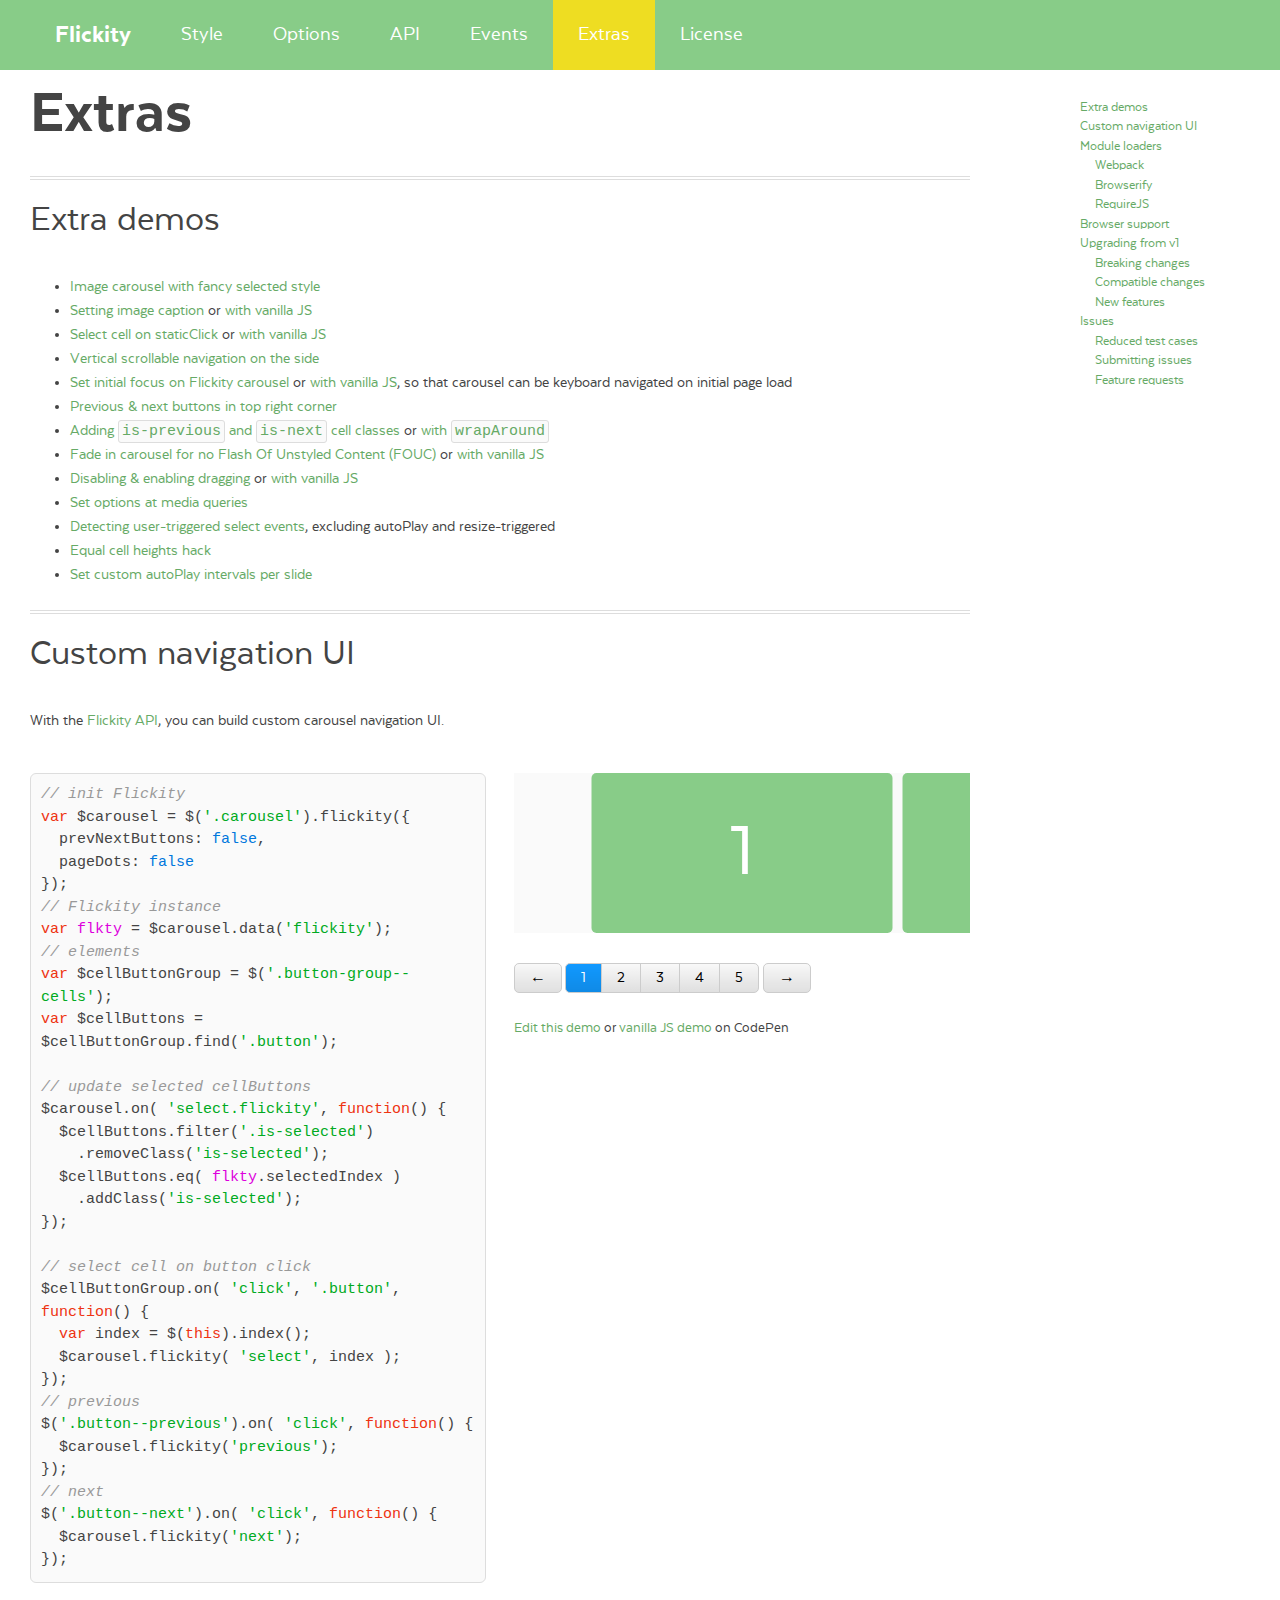
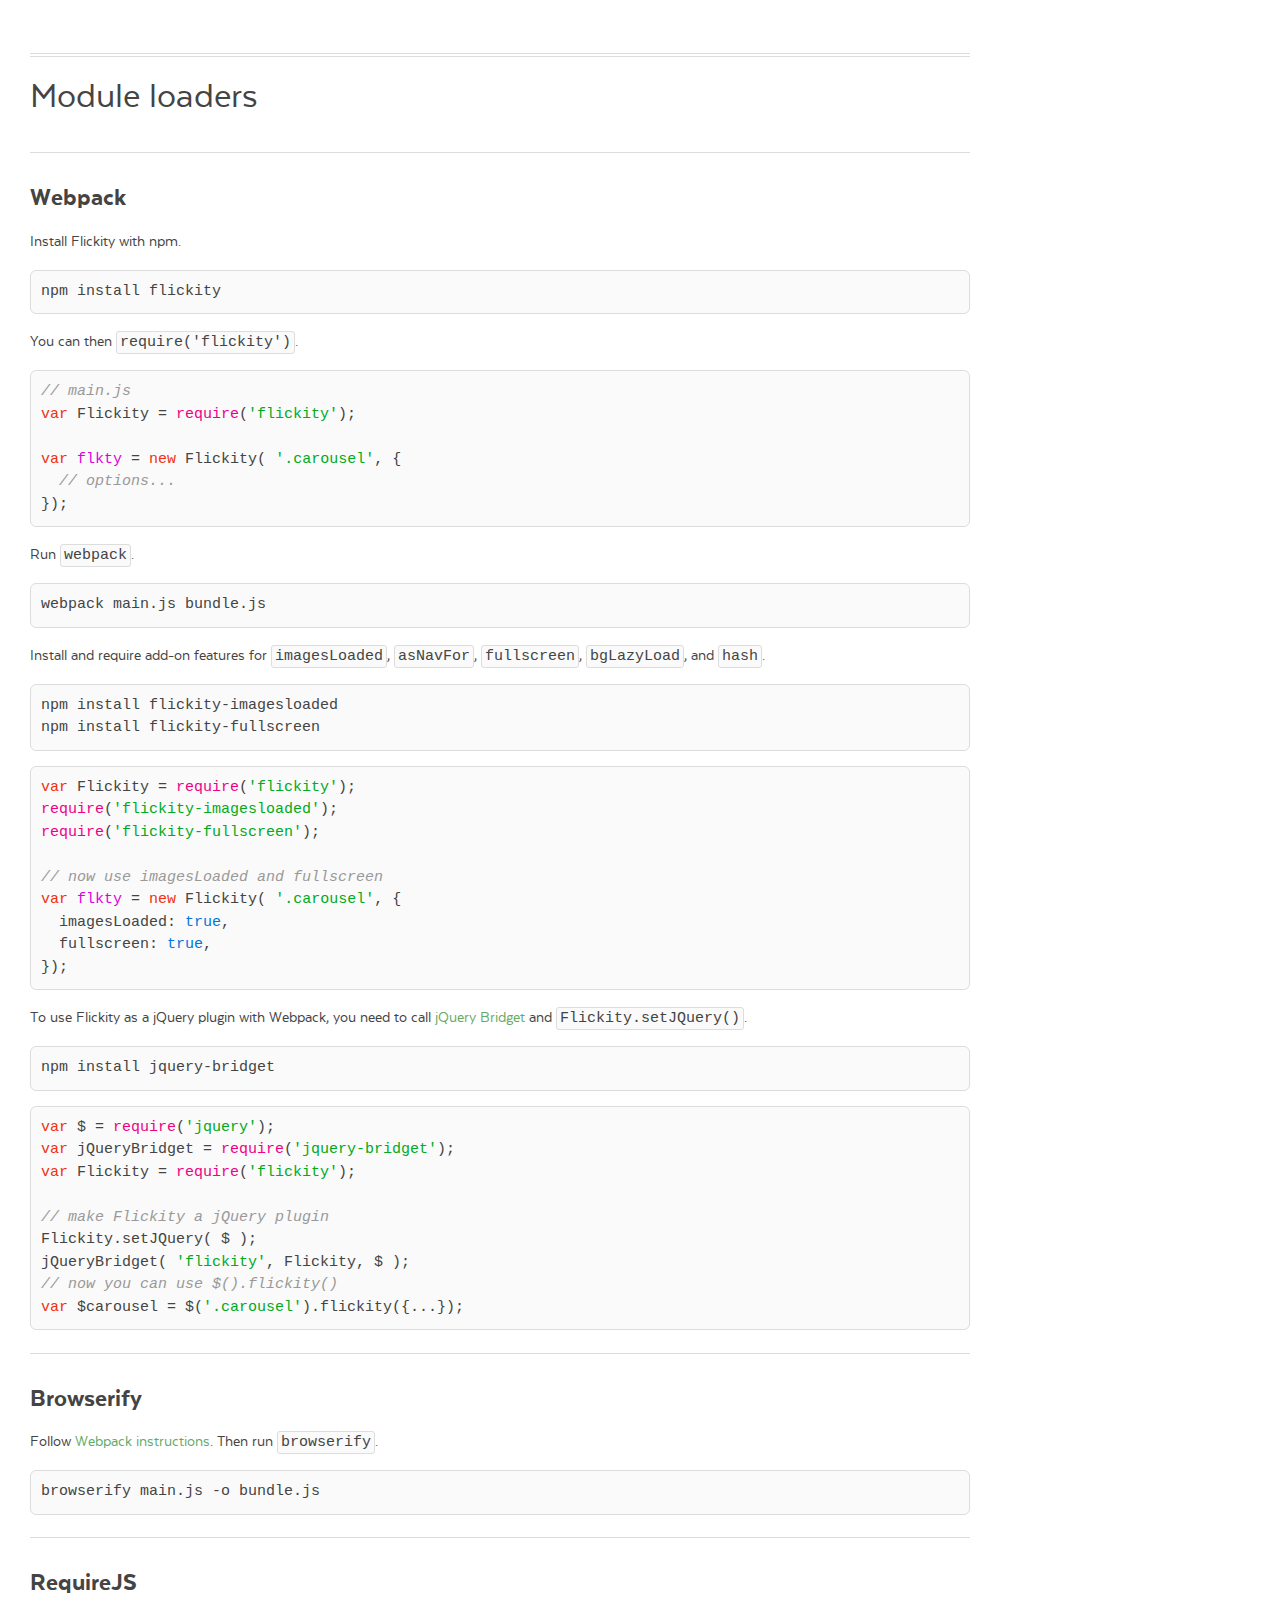
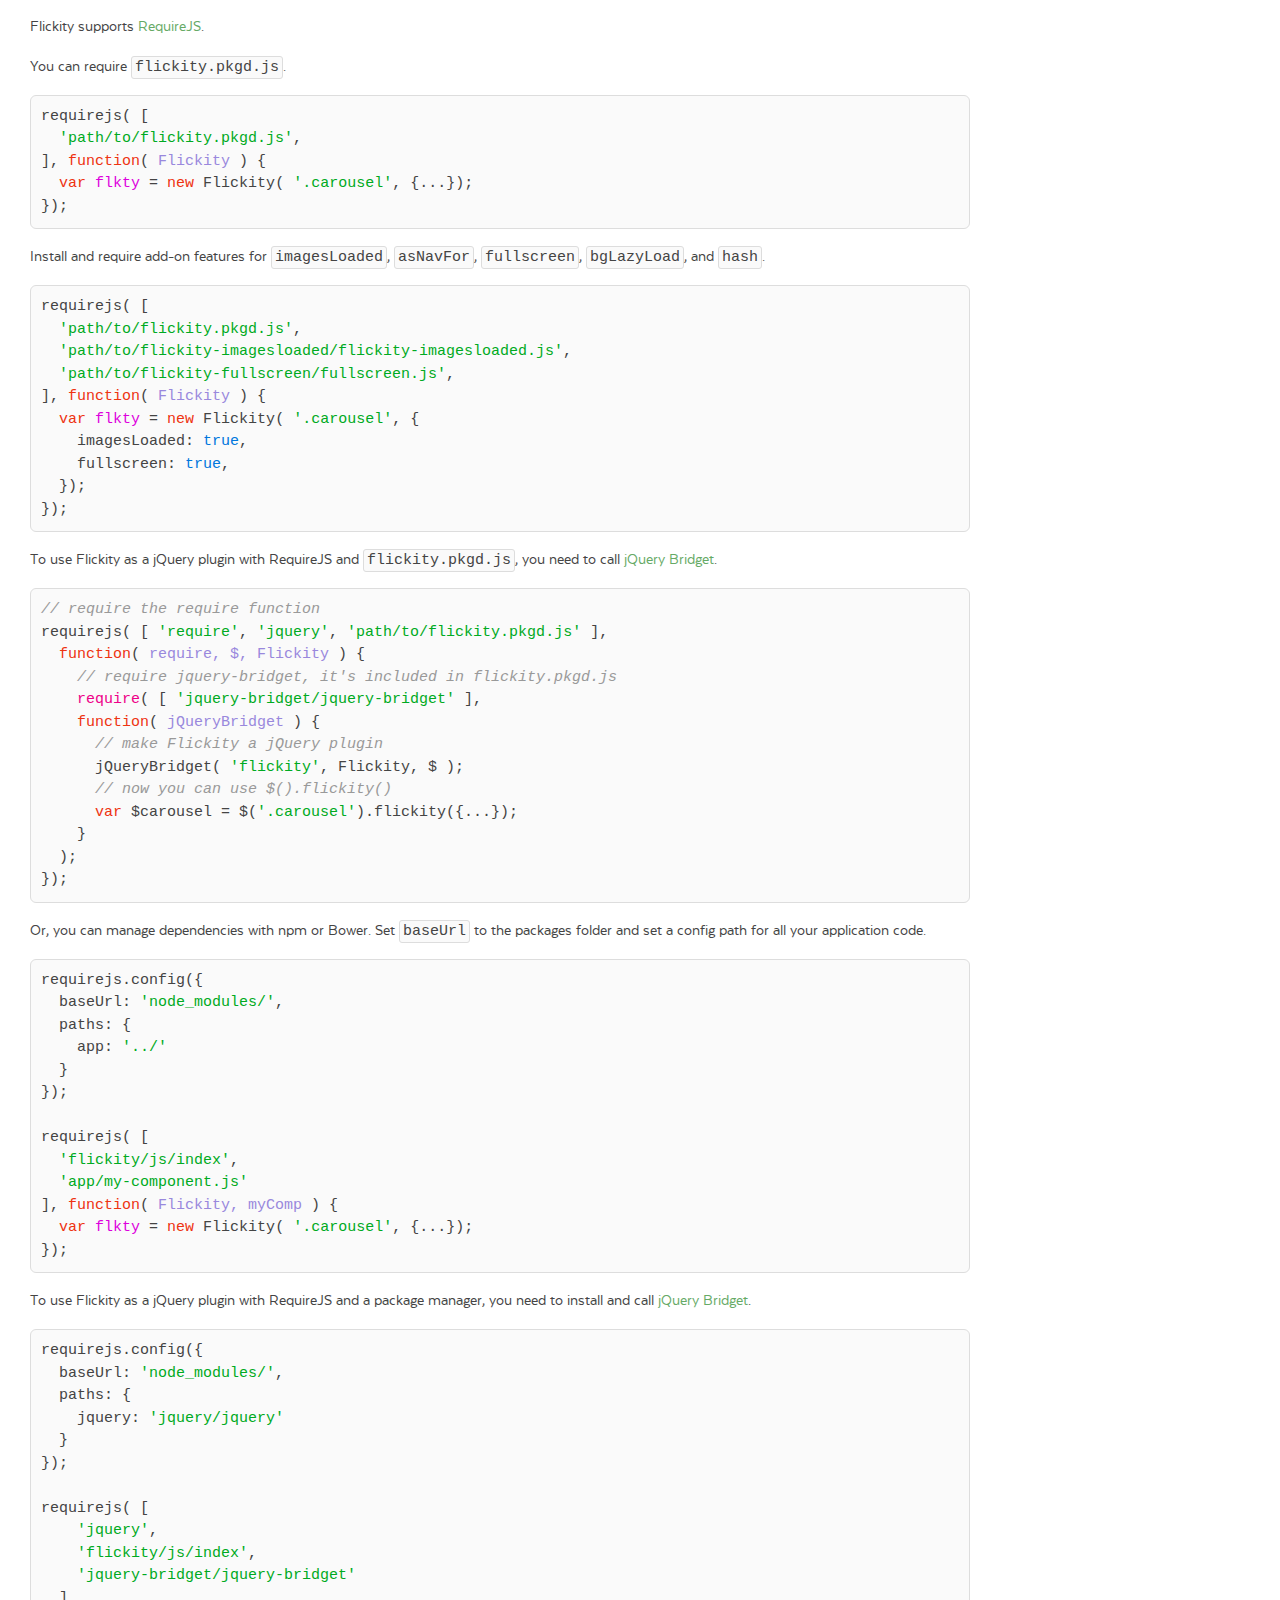
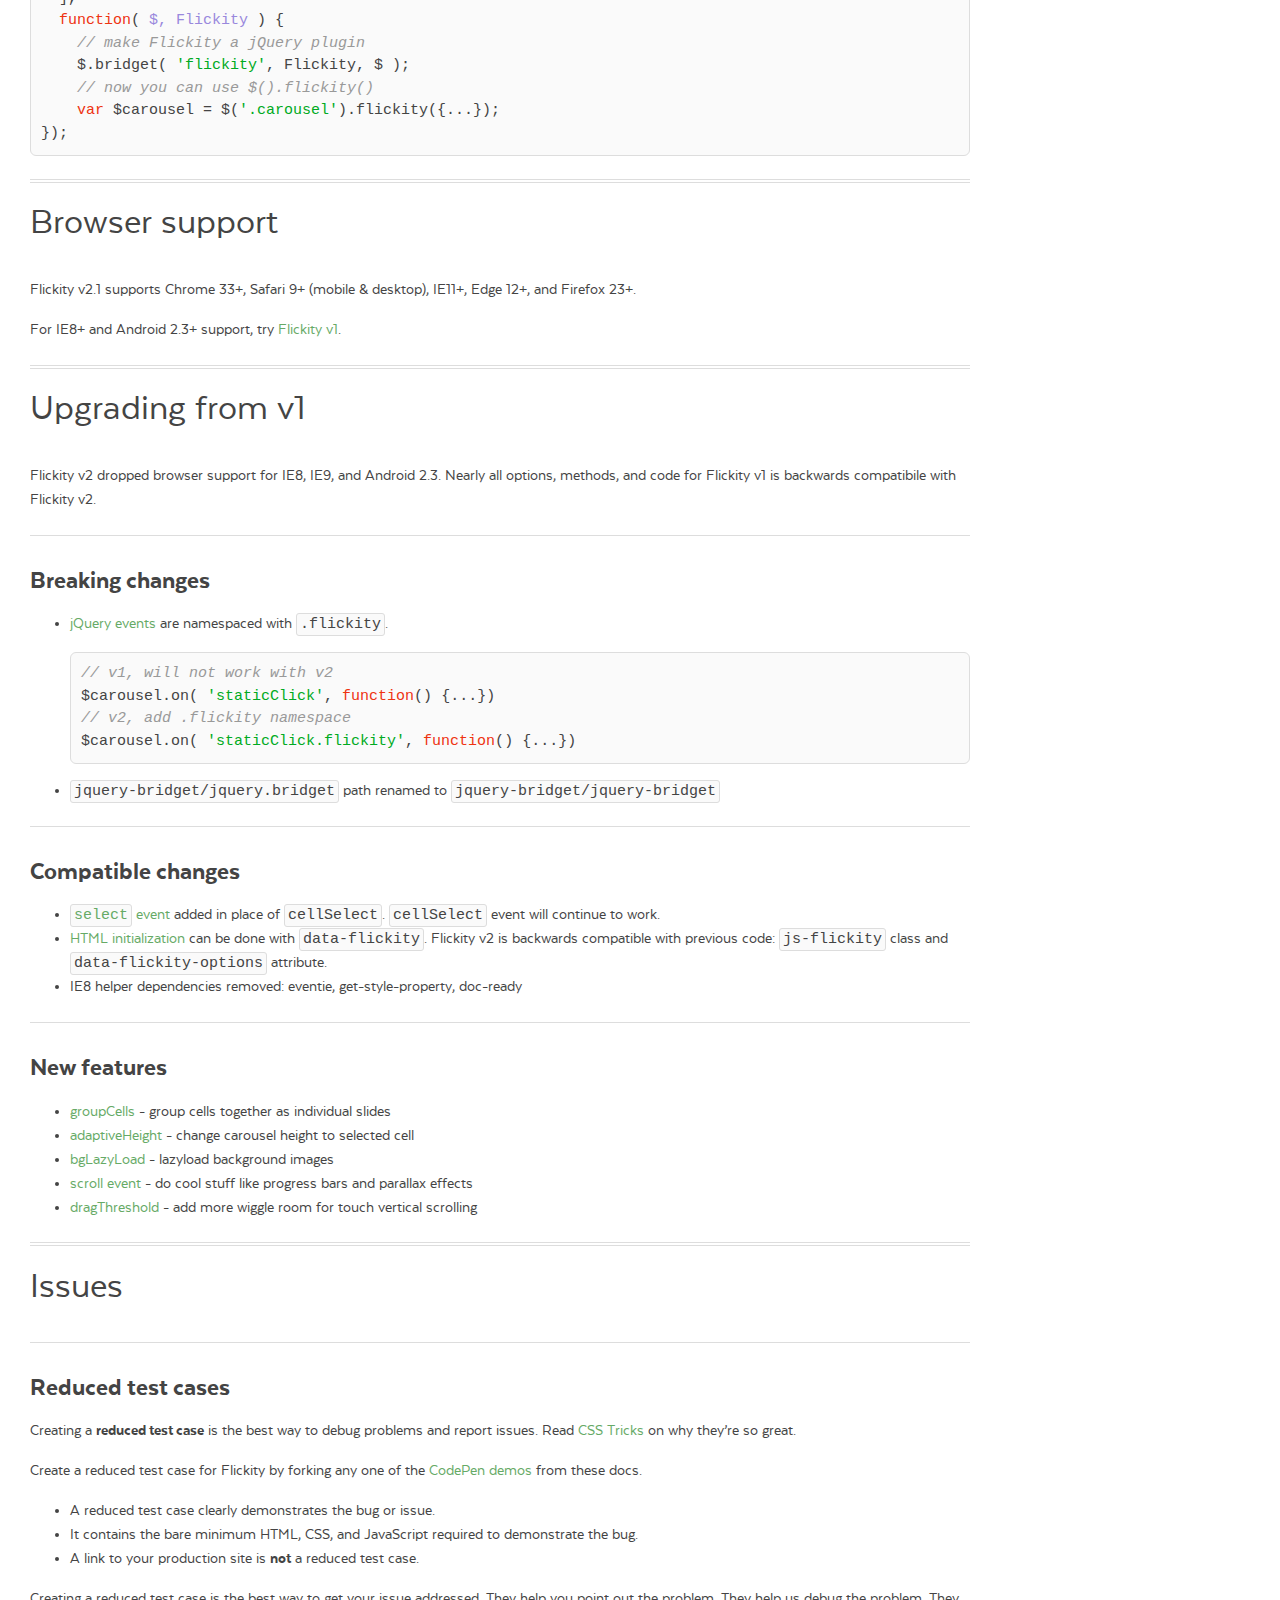
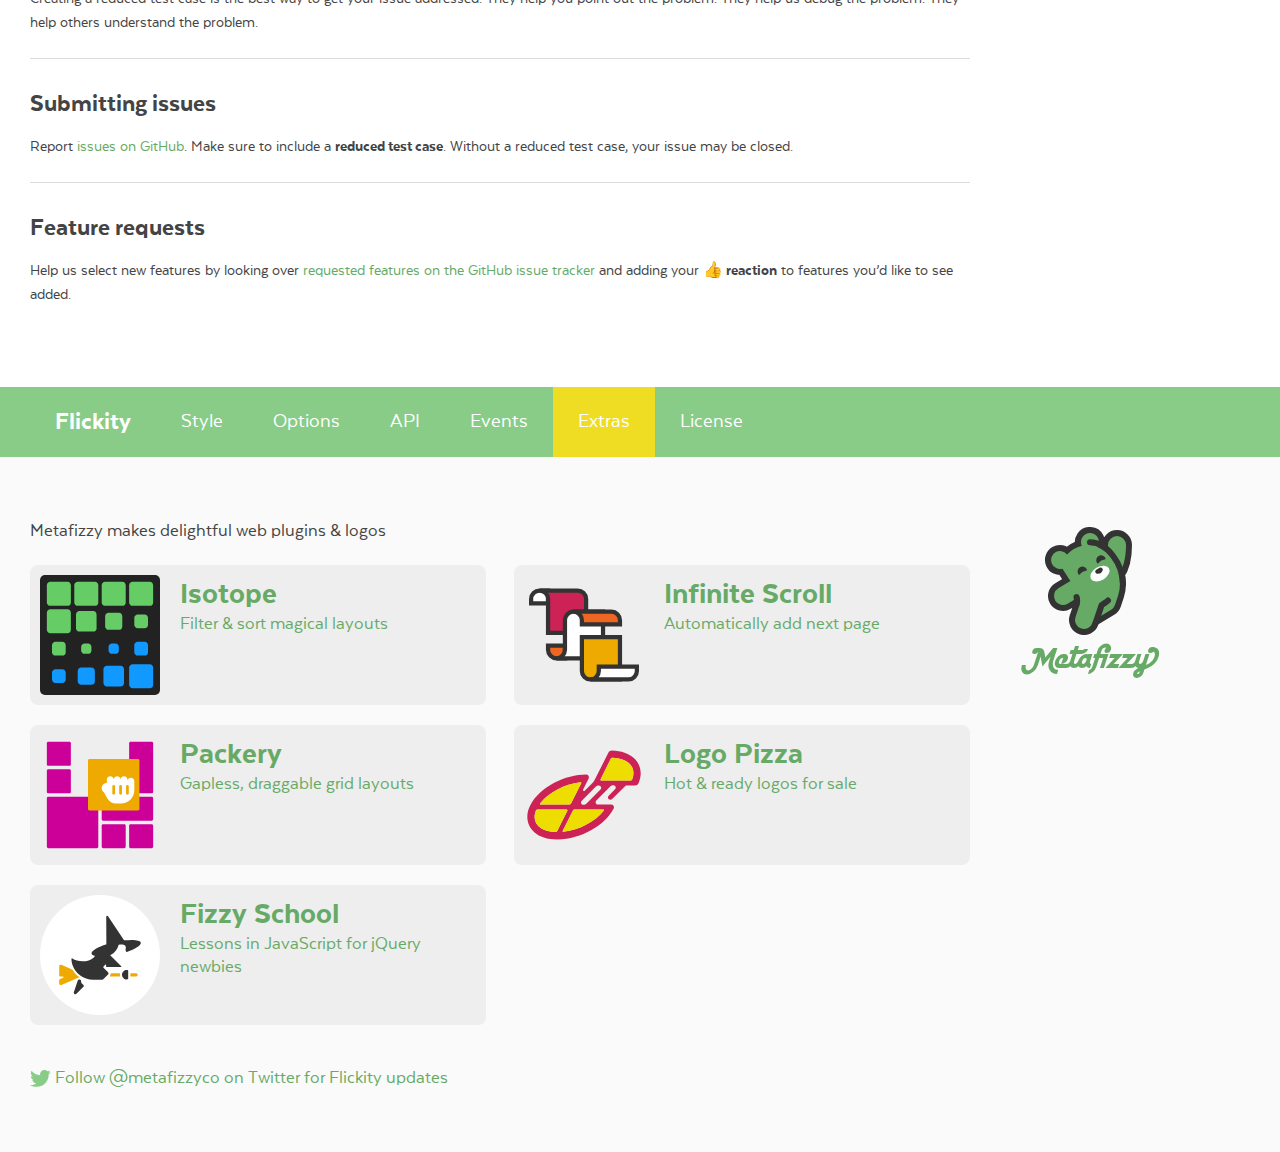
<file: lib/assets/vendor/flickity/extras.html>
<!doctype html>
<html lang="en" class="export">
<head>
  <meta charset="utf-8">
  <meta name="description" content="Touch, responsive, flickable carousels">
  <meta name="viewport" content="width=device-width">

  <title>Flickity &#xB7; Extras</title>

    <link rel="stylesheet" href="css/flickity-docs.css?6" media="screen">

  <meta name="twitter:card" content="summary">
  <meta name="twitter:site" content="@metafizzyco">
  <meta name="twitter:url" content="https://flickity.metafizzy.co/extras.html">
  <meta name="twitter:title" content="Flickity Extras">
  <meta name="twitter:description" content="Touch, responsive, flickable carousels">

</head>
<body class="page--extras">


<nav class="site-nav">
  <div class="container">
    <ul class="site-nav__list">
      <li class="site-nav__item site-nav__item--homepage"><a href=".">Flickity</a></li>
      <li class="site-nav__item site-nav__item--style"><a href="style.html">Style</a></li>
      <li class="site-nav__item site-nav__item--options"><a href="options.html">Options</a></li>
      <li class="site-nav__item site-nav__item--api"><a href="api.html">API</a></li>
      <li class="site-nav__item site-nav__item--events"><a href="events.html">Events</a></li>
      <li class="site-nav__item site-nav__item--extras"><a href="extras.html">Extras</a></li>
      <li class="site-nav__item site-nav__item--license"><a href="license.html">License</a></li>
    </ul>
  </div>
</nav>


<div class="main">
  <div class="container">
      <h1 class="page-title">Extras</h1>


    <ul class="page-nav" data-js="page-nav">
<li class="page-nav__item page-nav__item--h2"><a href="#extra-demos">Extra demos</a></li>
<li class="page-nav__item page-nav__item--h2"><a href="#custom-navigation-ui">Custom navigation UI</a></li>
<li class="page-nav__item page-nav__item--h2"><a href="#module-loaders">Module loaders</a></li>
<li class="page-nav__item page-nav__item--h3"><a href="#webpack">Webpack</a></li>
<li class="page-nav__item page-nav__item--h3"><a href="#browserify">Browserify</a></li>
<li class="page-nav__item page-nav__item--h3"><a href="#requirejs">RequireJS</a></li>
<li class="page-nav__item page-nav__item--h2"><a href="#browser-support">Browser support</a></li>
<li class="page-nav__item page-nav__item--h2"><a href="#upgrading-from-v1">Upgrading from v1</a></li>
<li class="page-nav__item page-nav__item--h3"><a href="#breaking-changes">Breaking changes</a></li>
<li class="page-nav__item page-nav__item--h3"><a href="#compatible-changes">Compatible changes</a></li>
<li class="page-nav__item page-nav__item--h3"><a href="#new-features">New features</a></li>
<li class="page-nav__item page-nav__item--h2"><a href="#issues">Issues</a></li>
<li class="page-nav__item page-nav__item--h3"><a href="#reduced-test-cases">Reduced test cases</a></li>
<li class="page-nav__item page-nav__item--h3"><a href="#submitting-issues">Submitting issues</a></li>
<li class="page-nav__item page-nav__item--h3"><a href="#feature-requests">Feature requests</a></li>
</ul>



<h2 id="extra-demos">Extra demos</h2>

<ul>
  <li><a href="https://codepen.io/desandro/full/jEpxqJ">Image carousel with fancy selected style</a></li>
  <li>
    <a href="https://codepen.io/desandro/pen/dPdVNM">Setting image caption</a> or
    <a href="https://codepen.io/desandro/pen/OPQxpO">with vanilla JS</a>
  </li>
  <li>
    <a href="https://codepen.io/desandro/pen/pvxONO">Select cell on staticClick</a> or
    <a href="https://codepen.io/desandro/pen/OPBoWx">with vanilla JS</a>
  </li>
  <li><a href="https://codepen.io/desandro/pen/dMjbjR">Vertical scrollable navigation on the side</a></li>
  <li>
    <a href="https://codepen.io/desandro/pen/VYVEbM">Set initial focus on Flickity carousel</a> or
    <a href="https://codepen.io/desandro/pen/JoemRR">with vanilla JS</a>,
    so that carousel can be keyboard navigated on initial page load
  </li>
  <li><a href="https://codepen.io/desandro/pen/LVVqBR">Previous &amp; next buttons in top right corner</a></li>
  <li>
    <a href="https://codepen.io/desandro/pen/MagWrN">Adding <code>is-previous</code> and <code>is-next</code> cell classes</a> or
    <a href="https://codepen.io/desandro/pen/wWQQwN">with <code>wrapAround</code></a>
  </li>
  <li><a href="https://codepen.io/desandro/pen/KVwVqa/">Fade in carousel for no Flash Of Unstyled Content (FOUC)</a> or
    <a href="https://codepen.io/desandro/pen/JGoGpm">with vanilla JS</a>
  </li>
  <li><a href="https://codepen.io/desandro/pen/xZWqWM/">Disabling &amp; enabling dragging</a>
    or <a href="https://codepen.io/desandro/pen/adYJEQ/">with vanilla JS</a></li>
  <li><a href="https://codepen.io/desandro/pen/xVBpqG">Set options at media queries</a></li>
  <li><a href="https://codepen.io/desandro/pen/EWbqxa/">Detecting user-triggered select events</a>, excluding autoPlay and resize-triggered</li>
  <li><a href="https://codepen.io/desandro/pen/ZXEGVq">Equal cell heights hack</a></li>
  <li><a href="https://codepen.io/desandro/pen/gvKKrN/">Set custom autoPlay intervals per slide</a></li>
</ul>


<h2 id="custom-navigation-ui">Custom navigation UI</h2>

<p>With the <a href="api.html">Flickity API</a>, you can build custom carousel navigation UI.</p>

<div class="example duo">
  <div class="example__code duo__cell">
<pre><code class="js"><span class="comment">// init Flickity</span>
<span class="keyword">var</span> $carousel = $(<span class="string">&apos;.carousel&apos;</span>).flickity({
  prevNextButtons: <span class="literal">false</span>,
  pageDots: <span class="literal">false</span>
});
<span class="comment">// Flickity instance</span>
<span class="keyword">var</span> <span class="flickity_var">flkty</span> = $carousel.data(<span class="string">&apos;flickity&apos;</span>);
<span class="comment">// elements</span>
<span class="keyword">var</span> $cellButtonGroup = $(<span class="string">&apos;.button-group--cells&apos;</span>);
<span class="keyword">var</span> $cellButtons = $cellButtonGroup.find(<span class="string">&apos;.button&apos;</span>);

<span class="comment">// update selected cellButtons</span>
$carousel.on( <span class="string">&apos;select.flickity&apos;</span>, <span class="function"><span class="keyword">function</span>(<span class="params"></span>) </span>{
  $cellButtons.filter(<span class="string">&apos;.is-selected&apos;</span>)
    .removeClass(<span class="string">&apos;is-selected&apos;</span>);
  $cellButtons.eq( <span class="flickity_var">flkty</span>.selectedIndex )
    .addClass(<span class="string">&apos;is-selected&apos;</span>);
});

<span class="comment">// select cell on button click</span>
$cellButtonGroup.on( <span class="string">&apos;click&apos;</span>, <span class="string">&apos;.button&apos;</span>, <span class="function"><span class="keyword">function</span>(<span class="params"></span>) </span>{
  <span class="keyword">var</span> index = $(<span class="keyword">this</span>).index();
  $carousel.flickity( <span class="string">&apos;select&apos;</span>, index );
});
<span class="comment">// previous</span>
$(<span class="string">&apos;.button--previous&apos;</span>).on( <span class="string">&apos;click&apos;</span>, <span class="function"><span class="keyword">function</span>(<span class="params"></span>) </span>{
  $carousel.flickity(<span class="string">&apos;previous&apos;</span>);
});
<span class="comment">// next</span>
$(<span class="string">&apos;.button--next&apos;</span>).on( <span class="string">&apos;click&apos;</span>, <span class="function"><span class="keyword">function</span>(<span class="params"></span>) </span>{
  $carousel.flickity(<span class="string">&apos;next&apos;</span>);
});
</code></pre>
  </div>
  <div class="example__demo duo__cell" data-js="custom-nav">
    <div class="carousel">
      <div class="carousel-cell"></div>
      <div class="carousel-cell"></div>
      <div class="carousel-cell"></div>
      <div class="carousel-cell"></div>
      <div class="carousel-cell"></div>
    </div>
    <div class="button-row button-row--centered">
      <button class="button button--previous">&#x2190;</button>
      <div class="button-group button-group--cells button-group--inline">
        <button class="button is-selected">1</button>
        <button class="button">2</button>
        <button class="button">3</button>
        <button class="button">4</button>
        <button class="button">5</button>
      </div>
      <button class="button button--next">&#x2192;</button>
    </div>
    <p class="edit-demo">
        <a href="https://codepen.io/desandro/pen/jEZwxb">Edit this demo</a>
        or <a href="https://codepen.io/desandro/pen/emVRjv">vanilla JS demo</a> on CodePen
    </p>
  </div>
</div>


<h2 id="module-loaders">Module loaders</h2>


<h3 id="webpack">Webpack</h3>

<p>Install Flickity with npm.</p>

<pre><code class="bash">npm install flickity
</code></pre>

<p>You can then <code>require(&apos;flickity&apos;)</code>.</p>

<pre><code class="js"><span class="comment">// main.js</span>
<span class="keyword">var</span> <span class="flickity_keyword">Flickity</span> = <span class="built_in">require</span>(<span class="string">&apos;flickity&apos;</span>);

<span class="keyword">var</span> <span class="flickity_var">flkty</span> = <span class="keyword">new</span> <span class="flickity_keyword">Flickity</span>( <span class="string">&apos;.carousel&apos;</span>, {
  <span class="comment">// options...</span>
});
</code></pre>

<p>Run <code>webpack</code>.</p>

<pre><code class="bash">webpack main.js bundle.js
</code></pre>

<p>Install and require add-on features for <code>imagesLoaded</code>, <code>asNavFor</code>, <code>fullscreen</code>, <code>bgLazyLoad</code>, and <code>hash</code>.</p>

<pre><code class="bash">npm install flickity-imagesloaded
npm install flickity-fullscreen
</code></pre>

<pre><code class="js"><span class="keyword">var</span> <span class="flickity_keyword">Flickity</span> = <span class="built_in">require</span>(<span class="string">&apos;flickity&apos;</span>);
<span class="built_in">require</span>(<span class="string">&apos;flickity-imagesloaded&apos;</span>);
<span class="built_in">require</span>(<span class="string">&apos;flickity-fullscreen&apos;</span>);

<span class="comment">// now use imagesLoaded and fullscreen</span>
<span class="keyword">var</span> <span class="flickity_var">flkty</span> = <span class="keyword">new</span> <span class="flickity_keyword">Flickity</span>( <span class="string">&apos;.carousel&apos;</span>, {
  imagesLoaded: <span class="literal">true</span>,
  fullscreen: <span class="literal">true</span>,
});
</code></pre>

<p>To use Flickity as a jQuery plugin with Webpack, you need to call <a href="https://www.npmjs.com/package/jquery-bridget">jQuery Bridget</a> and <code>Flickity.setJQuery()</code>.</p>

<pre><code class="bash">npm install jquery-bridget
</code></pre>

<pre><code class="js"><span class="keyword">var</span> $ = <span class="built_in">require</span>(<span class="string">&apos;jquery&apos;</span>);
<span class="keyword">var</span> jQueryBridget = <span class="built_in">require</span>(<span class="string">&apos;jquery-bridget&apos;</span>);
<span class="keyword">var</span> <span class="flickity_keyword">Flickity</span> = <span class="built_in">require</span>(<span class="string">&apos;flickity&apos;</span>);

<span class="comment">// make Flickity a jQuery plugin</span>
<span class="flickity_keyword">Flickity</span>.setJQuery( $ );
jQueryBridget( <span class="string">&apos;flickity&apos;</span>, <span class="flickity_keyword">Flickity</span>, $ );
<span class="comment">// now you can use $().flickity()</span>
<span class="keyword">var</span> $carousel = $(<span class="string">&apos;.carousel&apos;</span>).flickity({...});
</code></pre>


<h3 id="browserify">Browserify</h3>

<p>Follow <a href="#webpack">Webpack instructions</a>. Then run <code>browserify</code>.</p>

<pre><code class="bash">browserify main.js -o bundle.js
</code></pre>


<h3 id="requirejs">RequireJS</h3>

<p>Flickity supports <a href="http://requirejs.org/">RequireJS</a>.</p>

<p>You can require <code>flickity.pkgd.js</code>.</p>

<pre><code class="js">requirejs( [
  <span class="string">&apos;path/to/flickity.pkgd.js&apos;</span>,
], <span class="function"><span class="keyword">function</span>(<span class="params"> Flickity </span>) </span>{
  <span class="keyword">var</span> <span class="flickity_var">flkty</span> = <span class="keyword">new</span> <span class="flickity_keyword">Flickity</span>( <span class="string">&apos;.carousel&apos;</span>, {...});
});
</code></pre>

<p>Install and require add-on features for <code>imagesLoaded</code>, <code>asNavFor</code>, <code>fullscreen</code>, <code>bgLazyLoad</code>, and <code>hash</code>.</p>

<pre><code class="js">requirejs( [
  <span class="string">&apos;path/to/flickity.pkgd.js&apos;</span>,
  <span class="string">&apos;path/to/flickity-imagesloaded/flickity-imagesloaded.js&apos;</span>,
  <span class="string">&apos;path/to/flickity-fullscreen/fullscreen.js&apos;</span>,
], <span class="function"><span class="keyword">function</span>(<span class="params"> Flickity </span>) </span>{
  <span class="keyword">var</span> <span class="flickity_var">flkty</span> = <span class="keyword">new</span> <span class="flickity_keyword">Flickity</span>( <span class="string">&apos;.carousel&apos;</span>, {
    imagesLoaded: <span class="literal">true</span>,
    fullscreen: <span class="literal">true</span>,
  });
});
</code></pre>

<p>To use Flickity as a jQuery plugin with RequireJS and <code>flickity.pkgd.js</code>, you need to call <a href="https://www.npmjs.com/package/jquery-bridget">jQuery Bridget</a>.</p>

<pre><code class="js"><span class="comment">// require the require function</span>
requirejs( [ <span class="string">&apos;require&apos;</span>, <span class="string">&apos;jquery&apos;</span>, <span class="string">&apos;path/to/flickity.pkgd.js&apos;</span> ],
  <span class="function"><span class="keyword">function</span>(<span class="params"> require, $, Flickity </span>) </span>{
    <span class="comment">// require jquery-bridget, it&apos;s included in flickity.pkgd.js</span>
    <span class="built_in">require</span>( [ <span class="string">&apos;jquery-bridget/jquery-bridget&apos;</span> ],
    <span class="function"><span class="keyword">function</span>(<span class="params"> jQueryBridget </span>) </span>{
      <span class="comment">// make Flickity a jQuery plugin</span>
      jQueryBridget( <span class="string">&apos;flickity&apos;</span>, <span class="flickity_keyword">Flickity</span>, $ );
      <span class="comment">// now you can use $().flickity()</span>
      <span class="keyword">var</span> $carousel = $(<span class="string">&apos;.carousel&apos;</span>).flickity({...});
    }
  );
});
</code></pre>

<p>Or, you can manage dependencies with npm or Bower. Set <code>baseUrl</code> to the packages folder and set a config path for all your application code.</p>

<pre><code class="js">requirejs.config({
  baseUrl: <span class="string">&apos;node_modules/&apos;</span>,
  paths: {
    app: <span class="string">&apos;../&apos;</span>
  }
});

requirejs( [
  <span class="string">&apos;flickity/js/index&apos;</span>,
  <span class="string">&apos;app/my-component.js&apos;</span>
], <span class="function"><span class="keyword">function</span>(<span class="params"> Flickity, myComp </span>) </span>{
  <span class="keyword">var</span> <span class="flickity_var">flkty</span> = <span class="keyword">new</span> <span class="flickity_keyword">Flickity</span>( <span class="string">&apos;.carousel&apos;</span>, {...});
});
</code></pre>

<p>To use Flickity as a jQuery plugin with RequireJS and a package manager, you need to install and call <a href="https://github.com/desandro/jquery-bridget">jQuery Bridget</a>.</p>

<pre><code class="js">requirejs.config({
  baseUrl: <span class="string">&apos;node_modules/&apos;</span>,
  paths: {
    jquery: <span class="string">&apos;jquery/jquery&apos;</span>
  }
});

requirejs( [
    <span class="string">&apos;jquery&apos;</span>,
    <span class="string">&apos;flickity/js/index&apos;</span>,
    <span class="string">&apos;jquery-bridget/jquery-bridget&apos;</span>
  ],
  <span class="function"><span class="keyword">function</span>(<span class="params"> $, Flickity </span>) </span>{
    <span class="comment">// make Flickity a jQuery plugin</span>
    $.bridget( <span class="string">&apos;flickity&apos;</span>, <span class="flickity_keyword">Flickity</span>, $ );
    <span class="comment">// now you can use $().flickity()</span>
    <span class="keyword">var</span> $carousel = $(<span class="string">&apos;.carousel&apos;</span>).flickity({...});
});
</code></pre>


<h2 id="browser-support">Browser support</h2>

<p>Flickity v2.1 supports Chrome 33+, Safari 9+ (mobile &amp; desktop), IE11+, Edge 12+, and Firefox 23+.</p>

<p>For IE8+ and Android 2.3+ support, try <a href="http://flickity.metafizzy.co/v1/">Flickity v1</a>.</p>


<h2 id="upgrading-from-v1">Upgrading from v1</h2>

<p>Flickity v2 dropped browser support for IE8, IE9, and Android 2.3. Nearly all options, methods, and code for Flickity v1 is backwards compatibile with Flickity v2.</p>

<h3 id="breaking-changes">Breaking changes</h3>

<ul>
  <li>
    <p><a href="events.html">jQuery events</a> are namespaced with <code>.flickity</code>.</p>
<pre><code class="js"><span class="comment">// v1, will not work with v2</span>
$carousel.on( <span class="string">&apos;staticClick&apos;</span>, <span class="function"><span class="keyword">function</span>(<span class="params"></span>) </span>{...})
<span class="comment">// v2, add .flickity namespace</span>
$carousel.on( <span class="string">&apos;staticClick.flickity&apos;</span>, <span class="function"><span class="keyword">function</span>(<span class="params"></span>) </span>{...})
</code></pre>
  </li>
  <li><code>jquery-bridget/jquery.bridget</code> path renamed to <code>jquery-bridget/jquery-bridget</code></li>
</ul>

<h3 id="compatible-changes">Compatible changes</h3>

<ul>
  <li><a href="events.html#select"><code>select</code> event</a> added in place of <code>cellSelect</code>. <code>cellSelect</code> event will continue to work.</li>
  <li><a href="index.html#initialize-with-html">HTML initialization</a> can be done with <code>data-flickity</code>. Flickity v2 is backwards compatible with previous code: <code>js-flickity</code> class and <code>data-flickity-options</code> attribute.</li>
  <li>IE8 helper dependencies removed: eventie, get-style-property, doc-ready</li>
</ul>

<h3 id="new-features">New features</h3>

<ul>
  <li><a href="options.html#groupcells">groupCells</a> - group cells together as individual slides</li>
  <li><a href="options.html#adaptiveheight">adaptiveHeight</a> - change carousel height to selected cell</li>
  <li><a href="options.html#bglazyload">bgLazyLoad</a> - lazyload background images</li>
  <li><a href="events.html#scroll">scroll event</a> - do cool stuff like progress bars and parallax effects</li>
  <li><a href="options.html#dragthreshold">dragThreshold</a> - add more wiggle room for touch vertical scrolling</li>
</ul>


<h2 id="issues">Issues</h2>

<h3 id="reduced-test-cases">Reduced test cases</h3>

<p>Creating a <strong>reduced test case</strong> is the best way to debug problems and report issues. Read <a href="https://css-tricks.com/reduced-test-cases/">CSS Tricks</a> on why they&#x2019;re so great.</p>

<p>Create a reduced test case for Flickity by forking any one of the <a href="https://codepen.io/desandro/pens/tags/?grid_type=list&amp;selected_tag=flickity-docs&amp;sort_order=asc">CodePen demos</a> from these docs.</p>

<ul>
  <li>A reduced test case clearly demonstrates the bug or issue.</li>
  <li>It contains the bare minimum HTML, CSS, and JavaScript required to demonstrate the bug.</li>
  <li>A link to your production site is <b>not</b> a reduced test case.</li>
</ul>

<p>Creating a reduced test case is the best way to get your issue addressed. They help you point out the problem. They help us debug the problem. They help others understand the problem.</p>


<h3 id="submitting-issues">Submitting issues</h3>

<p>Report <a href="https://github.com/metafizzy/flickity/issues/">issues on GitHub</a>. Make sure to include a <strong>reduced test case</strong>. Without a reduced test case, your issue may be closed.</p>


<h3 id="feature-requests">Feature requests</h3>

<p>Help us select new features by looking over <a href="https://github.com/metafizzy/flickity/labels/feature%20request">requested features on the GitHub issue tracker</a> and adding your <strong>&#x1F44D; reaction</strong> to features you&#x2019;d like to see added.</p>


  </div>
</div>

<nav class="site-nav">
  <div class="container">
    <ul class="site-nav__list">
      <li class="site-nav__item site-nav__item--homepage"><a href=".">Flickity</a></li>
      <li class="site-nav__item site-nav__item--style"><a href="style.html">Style</a></li>
      <li class="site-nav__item site-nav__item--options"><a href="options.html">Options</a></li>
      <li class="site-nav__item site-nav__item--api"><a href="api.html">API</a></li>
      <li class="site-nav__item site-nav__item--events"><a href="events.html">Events</a></li>
      <li class="site-nav__item site-nav__item--extras"><a href="extras.html">Extras</a></li>
      <li class="site-nav__item site-nav__item--license"><a href="license.html">License</a></li>
    </ul>
  </div>
</nav>

<footer class="site-footer">

  <div class="container">

    <p class="site-footer__copy">Metafizzy makes delightful web plugins &amp; logos</p>

    <div class="showcase">
    
      <ul class="showcase-item-list">
          <li class="showcase-item">
            <a class="showcase-item__link" href="https://isotope.metafizzy.co">
              <div class="showcase-item__image">
                  <svg class="isotope-illo" xmlns="http://www.w3.org/2000/svg" viewbox="0 0 350 350" width="100" height="100">
                    <path class="isotope-illo__color1" fill="#6C6" d="M80 170H30c-6 0-10-5-10-10v-50c0-6 5-10 10-10h50c6 0 10 5 10 10v50C90 166 86 170 80 170z"/>
                    <path class="isotope-illo__color1" fill="#6C6" d="M80 90H30c-6 0-10-5-10-10V30c0-6 5-10 10-10h50c6 0 10 5 10 10v50C90 86 86 90 80 90z"/>
                    <path class="isotope-illo__color1" fill="#6C6" d="M160 90h-50c-6 0-10-5-10-10V30c0-6 5-10 10-10h50c6 0 10 5 10 10v50C170 86 166 90 160 90z"/>
                    <path class="isotope-illo__color1" fill="#6C6" d="M240 90h-50c-6 0-10-5-10-10V30c0-6 5-10 10-10h50c6 0 10 5 10 10v50C250 86 246 90 240 90z"/>
                    <path class="isotope-illo__color1" fill="#6C6" d="M320 90h-50c-6 0-10-5-10-10V30c0-6 5-10 10-10h50c6 0 10 5 10 10v50C330 86 326 90 320 90z"/>
                    <path class="isotope-illo__color1" fill="#6C6" d="M155 165h-40c-6 0-10-5-10-10v-40c0-6 5-10 10-10h40c6 0 10 5 10 10v40 C165 161 161 165 155 165z"/>
                    <path class="isotope-illo__color1" fill="#6C6" d="M230 160h-30c-6 0-10-5-10-10v-30c0-6 5-10 10-10h30c6 0 10 5 10 10v30 C240 156 236 160 230 160z"/>
                    <path class="isotope-illo__color1" fill="#6C6" d="M305 155h-20c-6 0-10-5-10-10v-20c0-6 5-10 10-10h20c6 0 10 5 10 10v20 C315 151 311 155 305 155z"/>
                    <path class="isotope-illo__color1" fill="#6C6" d="M65 235H45c-6 0-10-5-10-10v-20c0-6 5-10 10-10h20c6 0 10 5 10 10v20C75 231 71 235 65 235z"/>
                    <path class="isotope-illo__color1" fill="#6C6" d="M140 230h-10c-6 0-10-5-10-10v-10c0-6 5-10 10-10h10c6 0 10 5 10 10v10 C150 226 146 230 140 230z"/>
                    <path class="isotope-illo__color2" fill="#19F" d="M305 235h-20c-6 0-10-5-10-10v-20c0-6 5-10 10-10h20c6 0 10 5 10 10v20 C315 231 311 235 305 235z"/>
                    <path class="isotope-illo__color2" fill="#19F" d="M65 315H45c-6 0-10-5-10-10v-20c0-6 5-10 10-10h20c6 0 10 5 10 10v20C75 311 71 315 65 315z"/>
                    <path class="isotope-illo__color2" fill="#19F" d="M150 320h-30c-6 0-10-5-10-10v-30c0-6 5-10 10-10h30c6 0 10 5 10 10v30 C160 316 156 320 150 320z"/>
                    <path class="isotope-illo__color2" fill="#19F" d="M220 230h-10c-6 0-10-5-10-10v-10c0-6 5-10 10-10h10c6 0 10 5 10 10v10 C230 226 226 230 220 230z"/>
                    <path class="isotope-illo__color2" fill="#19F" d="M235 325h-40c-6 0-10-5-10-10v-40c0-6 5-10 10-10h40c6 0 10 5 10 10v40 C245 321 241 325 235 325z"/>
                    <path class="isotope-illo__color2" fill="#19F" d="M320 330h-50c-6 0-10-5-10-10v-50c0-6 5-10 10-10h50c6 0 10 5 10 10v50 C330 326 326 330 320 330z"/>
                  </svg>
              </div>
              <div class="showcase-item__text">
                <h3 class="showcase-item__title">Isotope</h3>
                <p class="showcase-item__description">Filter &amp; sort magical layouts</p>
              </div>
            </a>
          </li>
    
          <li class="showcase-item">
            <a class="showcase-item__link" href="https://infinite-scroll.com">
              <div class="showcase-item__image">
                  <svg class="infinite-scroll-illo" xmlns="http://www.w3.org/2000/svg" viewbox="0 0 520 520" width="200" height="200">
                    <path class="infinite-scroll-illo__page infinite-scroll-illo__page--back" d="M90,110H10V90c0-22,18-40,40-40h40V110z"/>
                    <path class="infinite-scroll-illo__page infinite-scroll-illo__page--front1" d="M270,90L270,90c0-22-18-40-40-40h0H50h0c22,0,40,18,40,40v0v0v160h180V90z"/>
                    <path class="infinite-scroll-illo__page infinite-scroll-illo__page--front2" d="M170,330v-20H90v20v0c0,22,18,40,40,40h0h40V330z"/>
                    <path class="infinite-scroll-illo__page infinite-scroll-illo__page--back" d="M350,150H210c-22,0-40,18-40,40v140v0c0,22-18,40-40,40h0h220V150z"/>
                    <path class="infinite-scroll-illo__page infinite-scroll-illo__page--front3" d="M430,470V270H250v160c0,22,18,40,40,40H430z"/>
                    <path class="infinite-scroll-illo__page infinite-scroll-illo__page--front2" d="M250,190v20h180v-20c0-22-18-40-40-40H210h0C232,150,250,168,250,190L250,190z"/>
                    <path class="infinite-scroll-illo__page infinite-scroll-illo__page--back" d="M330,410v20v0c0,22-18,40-40,40h0h180c22,0,40-18,40-40v-20H330z"/>
                  </svg>
              </div>
              <div class="showcase-item__text">
                <h3 class="showcase-item__title">Infinite Scroll</h3>
                <p class="showcase-item__description">Automatically add next page</p>
              </div>
            </a>
          </li>
    
    
          <li class="showcase-item">
            <a class="showcase-item__link" href="https://packery.metafizzy.co">
              <div class="showcase-item__image">
                  <svg class="packery-illo" xmlns="http://www.w3.org/2000/svg" viewbox="0 0 700 700" width="100" height="100">
                    <path class="packery-illo__item" fill="#C09" d="M172 180H48c-4 0-8-4-8-8V48c0-4 4-8 8-8h124c4 0 8 4 8 8v124C180 176 176 180 172 180z"/>
                    <path class="packery-illo__item" fill="#C09" d="M172 340H48c-4 0-8-4-8-8V208c0-4 4-8 8-8h124c4 0 8 4 8 8v124C180 336 176 340 172 340z"/>
                    <path class="packery-illo__item" fill="#C09" d="M492 660H368c-4 0-8-4-8-8V528c0-4 4-8 8-8h124c4 0 8 4 8 8v124C500 656 496 660 492 660z"/>
                    <path class="packery-illo__item" fill="#C09" d="M652 660H528c-4 0-8-4-8-8V528c0-4 4-8 8-8h124c4 0 8 4 8 8v124C660 656 656 660 652 660z"/>
                    <path class="packery-illo__item" fill="#C09" d="M652 500H368c-4 0-8-4-8-8V368c0-4 4-8 8-8h284c4 0 8 4 8 8v124C660 496 656 500 652 500z"/>
                    <path class="packery-illo__item" fill="#C09" d="M332 660H48c-4 0-8-4-8-8V368c0-4 4-8 8-8h284c4 0 8 4 8 8v284C340 656 336 660 332 660z"/>
                    <path class="packery-illo__item" fill="#C09" d="M652 340H528c-4 0-8-4-8-8V48c0-4 4-8 8-8h124c4 0 8 4 8 8v284C660 336 656 340 652 340z"/>
                    <path class="packery-illo__draggie" fill="#EA0" d="M572 440H288c-4 0-8-4-8-8V148c0-4 4-8 8-8h284c4 0 8 4 8 8v284C580 436 576 440 572 440z"/>
                    <g>
                      <path class="packery-illo__hand" fill="white" d="M530 250c-11 0-20 9-20 20v-10c0-11-9-20-20-20s-20 9-20 20c0-11-9-20-20-20s-20 9-20 20c0-11-9-20-20-20
                        s-20 9-20 20v20c-17 0-30 13-30 30c0 11 6 20 14 25l19 35c10 18 30 30 51 30h28
                        c43 0 78-35 78-78V270C550 259 541 250 530 250z"/>
                      <line class="packery-illo__hand-line" stroke="#EA0" fill="none" stroke-width="16" stroke-linecap="round" x1="430" y1="300" x2="430" y2="340"/>
                      <line class="packery-illo__hand-line" stroke="#EA0" fill="none" stroke-width="16" stroke-linecap="round" x1="470" y1="300" x2="470" y2="340"/>
                      <line class="packery-illo__hand-line" stroke="#EA0" fill="none" stroke-width="16" stroke-linecap="round" x1="510" y1="300" x2="510" y2="340"/>
                    </g>
                  </svg>
              </div>
              <div class="showcase-item__text">
                <h3 class="showcase-item__title">Packery</h3>
                <p class="showcase-item__description">Gapless, draggable grid layouts</p>
              </div>
            </a>
          </li>
    
          <li class="showcase-item">
            <a class="showcase-item__link" href="http://logo.pizza">
              <div class="showcase-item__image">
                  <svg class="logo-pizza-illo" xmlns="http://www.w3.org/2000/svg" viewbox="0 0 700 700" width="100" height="100">
                    <path class="logo-pizza-illo__outline" fill="#C25" d="M513 91c-9-0-17 5-21 12l-80 160c-3 5-6 10-11 15l-47 47
                      c-5 5-12-1-9-7l32-64c5-11-2-23-14-23h-0c-121 0-268 70-327 180
                      C-9 497 35 609 196 609c138 0 279-85 327-180v0c5-11-2-23-14-23h-77c-13 0-19-15-10-24
                      l81-81c5-5 11-8 18-8l0 0c13 0 19 15 10 24L494 354c-6 6-6 14 0 20c3 3 6 4 10 4
                      c4 0 7-1 10-4l80-80h53c9 0 17-5 21-13C707 190 656 97 513 91z M334 281l-59 117
                      c-2 5-7 8-13 8H97c-4 0-6-4-3-7c49-64 143-114 236-124C333 275 335 278 334 281z
                       M70 441c2-4 6-7 10-7h168c4 0 7 4 5 8l-59 118c-2 4-6 6-11 6
                      C106 565 38 521 70 441z M466 441c-49 64-143 114-236 124c-3 0-6-3-4-6l59-117
                      c2-5 7-8 13-8h166C466 434 468 438 466 441z M446 318l-81 81c-5 5-11 8-18 8l0 0
                      c-13 0-19-15-10-24l81-81c5-5 11-8 18-8l0 0C449 294 455 309 446 318z M447 258L506 139
                      c2-4 6-7 11-6c101 7 140 60 114 126c-2 4-6 7-10 7H452C448 266 445 262 447 258z"/>
                    <path class="logo-pizza-illo__slice" fill="#ED0" d="M334 281l-59 117c-2 5-7 8-13 8H97c-4 0-6-4-3-7
                      c49-64 143-114 236-124C333 275 335 278 334 281z"/>
                    <path class="logo-pizza-illo__slice" fill="#ED0" d="M70 441c2-4 6-7 10-7h168c4 0 7 4 5 8l-59 118c-2 4-6 6-11 6
                      C106 565 38 521 70 441z"/>
                    <path class="logo-pizza-illo__slice" fill="#ED0" d="M466 441c-49 64-143 114-236 124c-3 0-6-3-4-6l59-117
                      c2-5 7-8 13-8h166C466 434 468 438 466 441z"/>
                    <path class="logo-pizza-illo__slice" fill="#ED0" d="M447 258L506 139c2-4 6-7 11-6c101 7 140 60 114 126c-2 4-6 7-10 7H452
                      C448 266 445 262 447 258z"/>
                  </svg>
              </div>
              <div class="showcase-item__text">
                <h3 class="showcase-item__title">Logo Pizza</h3>
                <p class="showcase-item__description">Hot &amp; ready logos for sale</p>
              </div>
            </a>
          </li>
    
          <li class="showcase-item">
            <a class="showcase-item__link" href="http://fizzy.school">
              <div class="showcase-item__image">
                  <svg class="witchie-logo" xmlns="http://www.w3.org/2000/svg" viewbox="0 0 1000 1000" width="200" height="200">
                    <circle class="witchie-logo__moon" fill="white" cx="500" cy="500" r="500"/>
                    <path class="witchie-logo__broom" fill="#EA0" d="M582 675a35 35 0 0 0 8-20 3 3 0 0 1 3-2h71a3 3 0 0 1 3 3 59 59 0 0 0 0 20 3 3 0 0 1-3 3h-79A3 3 0 0 1 582 675Zm219 4a13 13 0 0 0 13-14c-1-7-7-12-14-12h-44a3 3 0 0 0-3 3v21a3 3 0 0 0 3 3ZM299 660a203 203 0 0 1-27-36 8 8 0 0 0-4-3L178 582a13 13 0 0 0-18 12v77a8 8 0 0 0 8 8h22a5 5 0 0 1 2 10L164 703a8 8 0 0 0-4 7v28a13 13 0 0 0 18 12l146-63a3 3 0 0 0 1-5A197 197 0 0 1 299 660Z"/>
                    <path class="witchie-logo__dress" fill="#333" d="M326 705h4a13 13 0 0 1 13 13v8a13 13 0 0 0 4 9l13 13a13 13 0 0 1 0 19l-56 56c-10 10-26-0-22-13L314 714A13 13 0 0 1 326 705Zm397-79c-27 0-47 26-37 54 3 7 11 16 17 19a42 42 0 0 0 19 5 38 38 0 0 0 7-1 8 8 0 0 0 6-8v-62a8 8 0 0 0-6-8 38 38 0 0 0-7-1M840 397c-3-15-33-23-77-23a521 521 0 0 0-59 4 5 5 0 0 1-5-2L567 177a8 8 0 0 0-7-4 8 8 0 0 0-8 8l1 227a5 5 0 0 1-4 5c-74 24-123 55-119 76 2 8 11 14 26 18a3 3 0 0 1 1 4l-11 11c-20 20-56 30-92 30-31 0-63-8-84-23a5 5 0 0 0-3-1 5 5 0 0 0-5 5c0 78 68 173 183 173h75a10 10 0 0 0 7-3l38-38a16 16 0 0 0 0-23l-34-34a10 10 0 0 1 0-14l15-15a3 3 0 0 1 5 2v15a5 5 0 0 0 5 5H674a4 4 0 0 0 3-7l-90-90a3 3 0 0 1 1-4c34-19 59-49 67-84a3 3 0 0 1 2-2c6-1 12-1 17-1 22 0 37 5 39 14 1 6 3 11 2 17-5 17 1 31 8 31a6 6 0 0 0 2-0C797 448 845 419 840 397Z"/>
                  </svg>
              </div>
              <div class="showcase-item__text">
                <h3 class="showcase-item__title">Fizzy School</h3>
                <p class="showcase-item__description">Lessons in JavaScript for jQuery newbies</p>
              </div>
            </a>
          </li>
    
      </ul> 
    
    </div>

    <p class="site-footer__copy">
      <a href="https://twitter.com/metafizzyco">
        <svg class="twitter-logo" xmlns="http://www.w3.org/2000/svg" viewbox="0 0 512 512" width="30" height="30">
          <path d="M512 97c-19 8-39 14-60 16 22-13 38-34 46-58-20 12-43 21-67 25-19-19-46-32-77-32-58 0-117 52-102 129-87-4-165-46-216-110-24 40-19 107 32 140-17 0-33-5-48-13v1c0 51 36 93 84 103-15 4-34 5-47 2 13 42 52 72 98 73-47 36-96 49-155 44 46 30 102 47 161 47 197 0 306-168 299-312 20-15 38-34 52-55z"/>
        </svg>
        Follow @metafizzyco on Twitter for Flickity updates
      </a>
    </p>

    <div class="mfzy-brand">
      <a class="mfzy-brand__link" href="https://metafizzy.co">
        <svg class="mfzy-logo" xmlns="http://www.w3.org/2000/svg" xmlns:xlink="http://www.w3.org/1999/xlink" viewbox="0 0 144 144" width="36" height="36">
          <title>Metafizzy logo</title>
          <defs>
            <path id="mfzy-logo__body" d="M 120 24 a 12 12 0 0 0-24 0 a 72 72 0 0 1 -1 11
              a 40 40 0 0 0 -13 -8.5 A 12 12 0 1 0 61.1 25.1 c -8 2 -14 6 -19.6 11.6 
              A 12 12 0 1 0 35.3 55.5 L 45.8 72.1 l -16 9.6 A 12 12 0 0 0 42.2 102.3
              L 58 92.8 a 20 20 0 0 1 -0.2 11.9 l -5.2 15.5 a 12 12 0 0 0 22.8 7.6
              l 1.1 -3.3 l 23.7 -14.2 a 12 12 0 0 0 5.2 -6.5 l 4 -12 A 50 50 0 0 0 111.9 76
              a 52 52 0 0 0 -1.6 -12.8 C 115 57 120 44 120 24Z"/>
            <path id="mfzy-logo__eye" d="M 0 6.5 a 6.5 6.5 0 0 1 13 0 c 0 3.5 -3 0.5 -6.5 0.5 s -6.5 3 -6.5 -0.5 Z"/>
            <clippath id="mfzy-logo__body-clip">
              <use xlink:href="#mfzy-logo__body"/>
            </clippath>
          </defs>
          <use class="mfzy-logo__body-outline" xlink:href="#mfzy-logo__body" fill="#333" stroke="#333" stroke-width="16"/>
          <use class="mfzy-logo__body-fill" xlink:href="#mfzy-logo__body"/>
          <g class="mfzy-logo__stripes" clip-path="url(#mfzy-logo__body-clip)">
            <rect fill="#E62" x="16" width="120" height="138"/>
            <path fill="#C25" d="M96 24L16 72V0h80v24z"/>
            <path fill="#EA0" d="M116 70L16 130v-26l95-57 5 23z"/>
            <path fill="#19F" d="M136 138H16v-8l120-72v80z"/>
          </g>
          <path class="mfzy-logo__cut-ins" stroke="#333" fill="none" stroke-linecap="round" stroke-linejoin="round" stroke-width="8" d="M 72 20.4 c 23 0 44 29 44 56
            M 54 103.4 a 16 16 0 0 0 0 -10
            M 96 98 c -2 2 -8 6 -8.5,6 l -8.4 25.1"/>
          <g transform="translate(53 57) rotate(-31)">
            <ellipse class="mfzy-logo__snout" cx="25" cy="21" rx="14" ry="9" fill="#FFF"/>
            <use class="mfzy-logo__feature" xlink:href="#mfzy-logo__eye" fill="#333"/>
            <use class="mfzy-logo__feature" xlink:href="#mfzy-logo__eye" fill="#333" transform="translate(29 0)"/>
            <path class="mfzy-logo__feature" d="M 28.6 14 a 3 3 0 0 1 1.3 5.6 l -2.6 1.2 a 3 3 0 0 1 -2.6 0
              l -2.6 -1.2 a 3 3 0 0 1 1.3 -5.6 Z" fill="#333"/>
          </g>
        </svg>
        <svg class="mfzy-wordmark" xmlns="http://www.w3.org/2000/svg" viewbox="0 0 280 80" fill="none" stroke="#333" width="140" height="40">
          <g transform="skewX(-18)">
            <path stroke-width="8" d="M38 20h6c4 0 7 2 9 6l9 18l12-24h2v22
            a20 22 0 0 0 20 22M48 22v28a12 15 0 0 1-24 0M98 44a6 6 0 0 0 0-12h-2
            a8 10 0 0 0 0 20h14a8 10 0 0 0 8-10M118 12v30a8 10 0 0 0 16 0M150 36
            q-4-4-8-4a8 10 0 1 0 8 10m0-14v14a8 10 0 0 0 8 10M184 20a9 9 0 0 0-18 0
            v34a8 10 0 0 1-8 10M158 32h24v24M190 32h18l-12 20h18M216 32h18l-12 20h18
            a8 10 0 0 0 8-10m0-14v14a8 10 0 0 0 16 0m0-14v38a6 6 0 0 1-12 0
            c0-12 32-8 32-32c0-10-6-16-15-16M108 24h24a6 6 0 0 0 6-6M102 38h-4"/>
            <g stroke-width="6">
              <circle cx="38" cy="22" r="3"/>
              <circle cx="182" cy="20" r="3"/>
              <circle cx="269" cy="20" r="3"/>
            </g>
          </g>
        </svg>
      </a>
    </div>

  </div>

</footer>

  <script src="js/flickity-docs.min.js?2"></script>


</body>
</html>
</file>
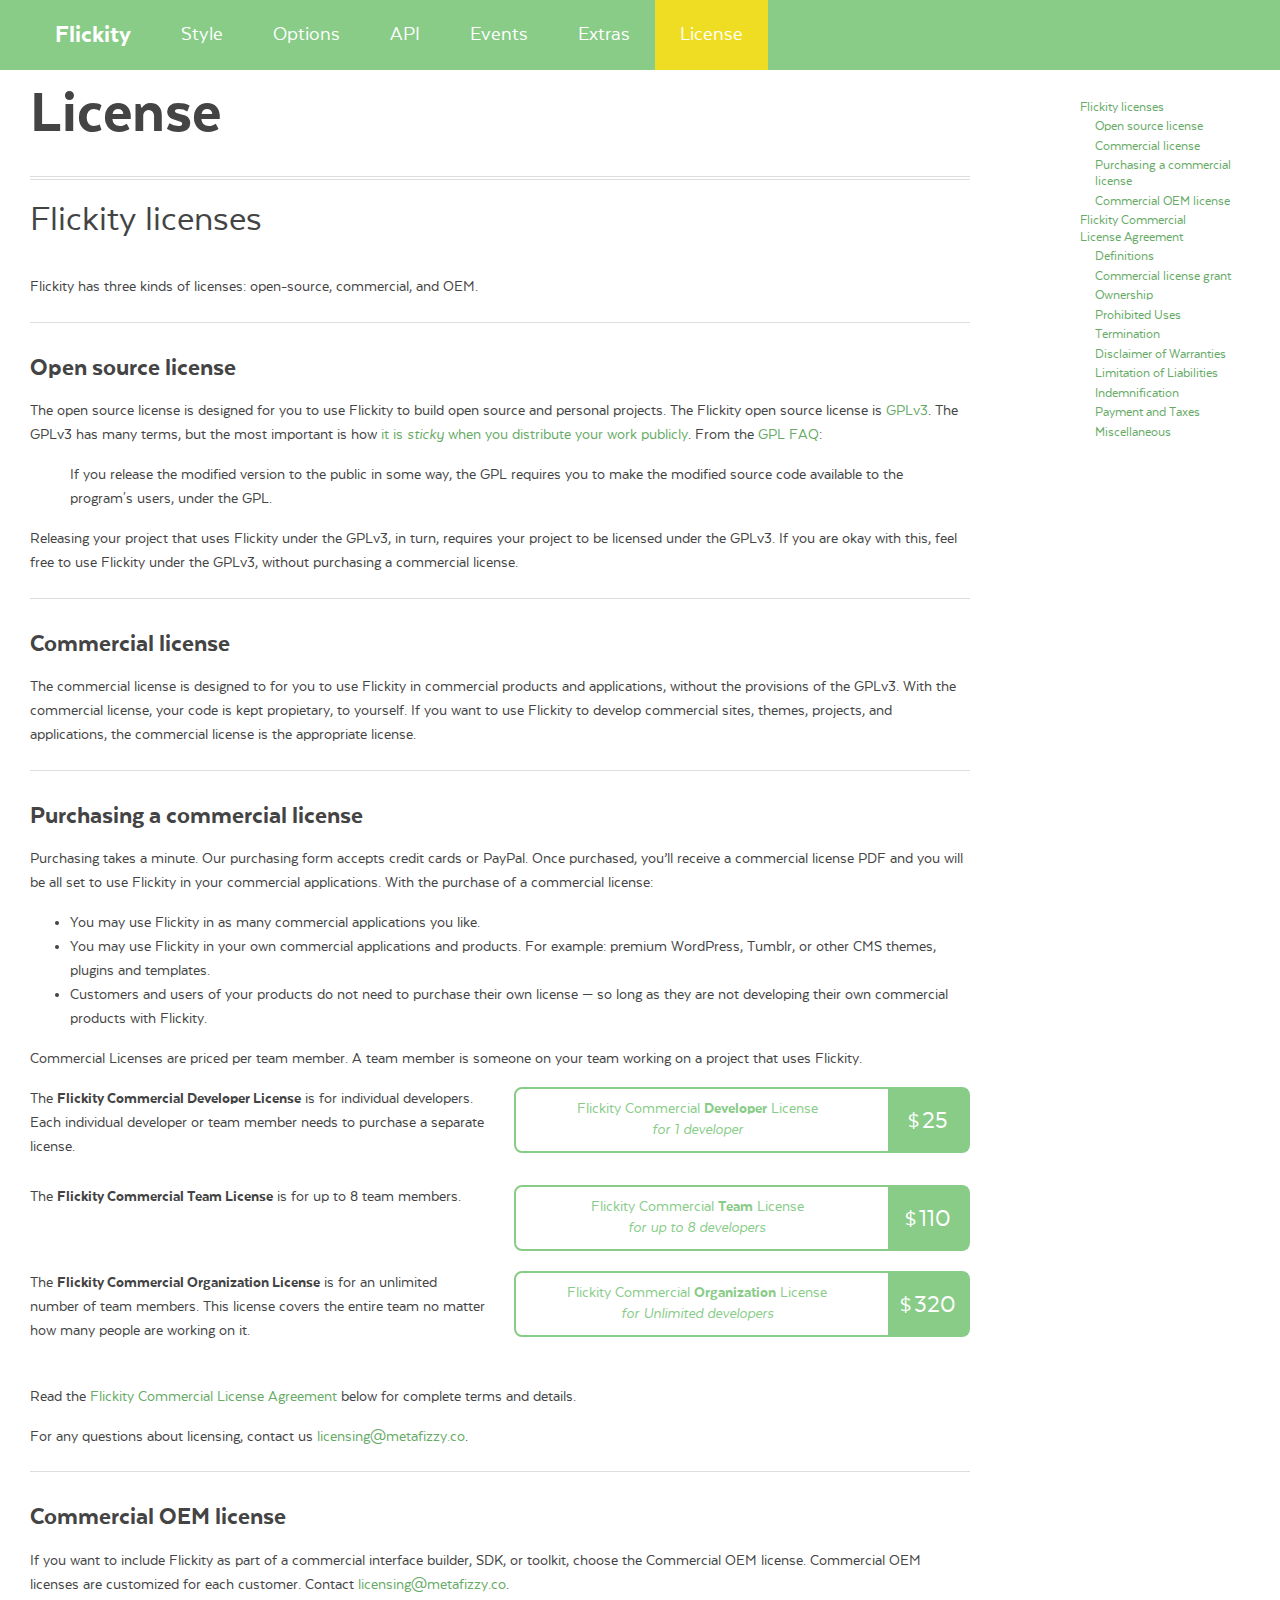
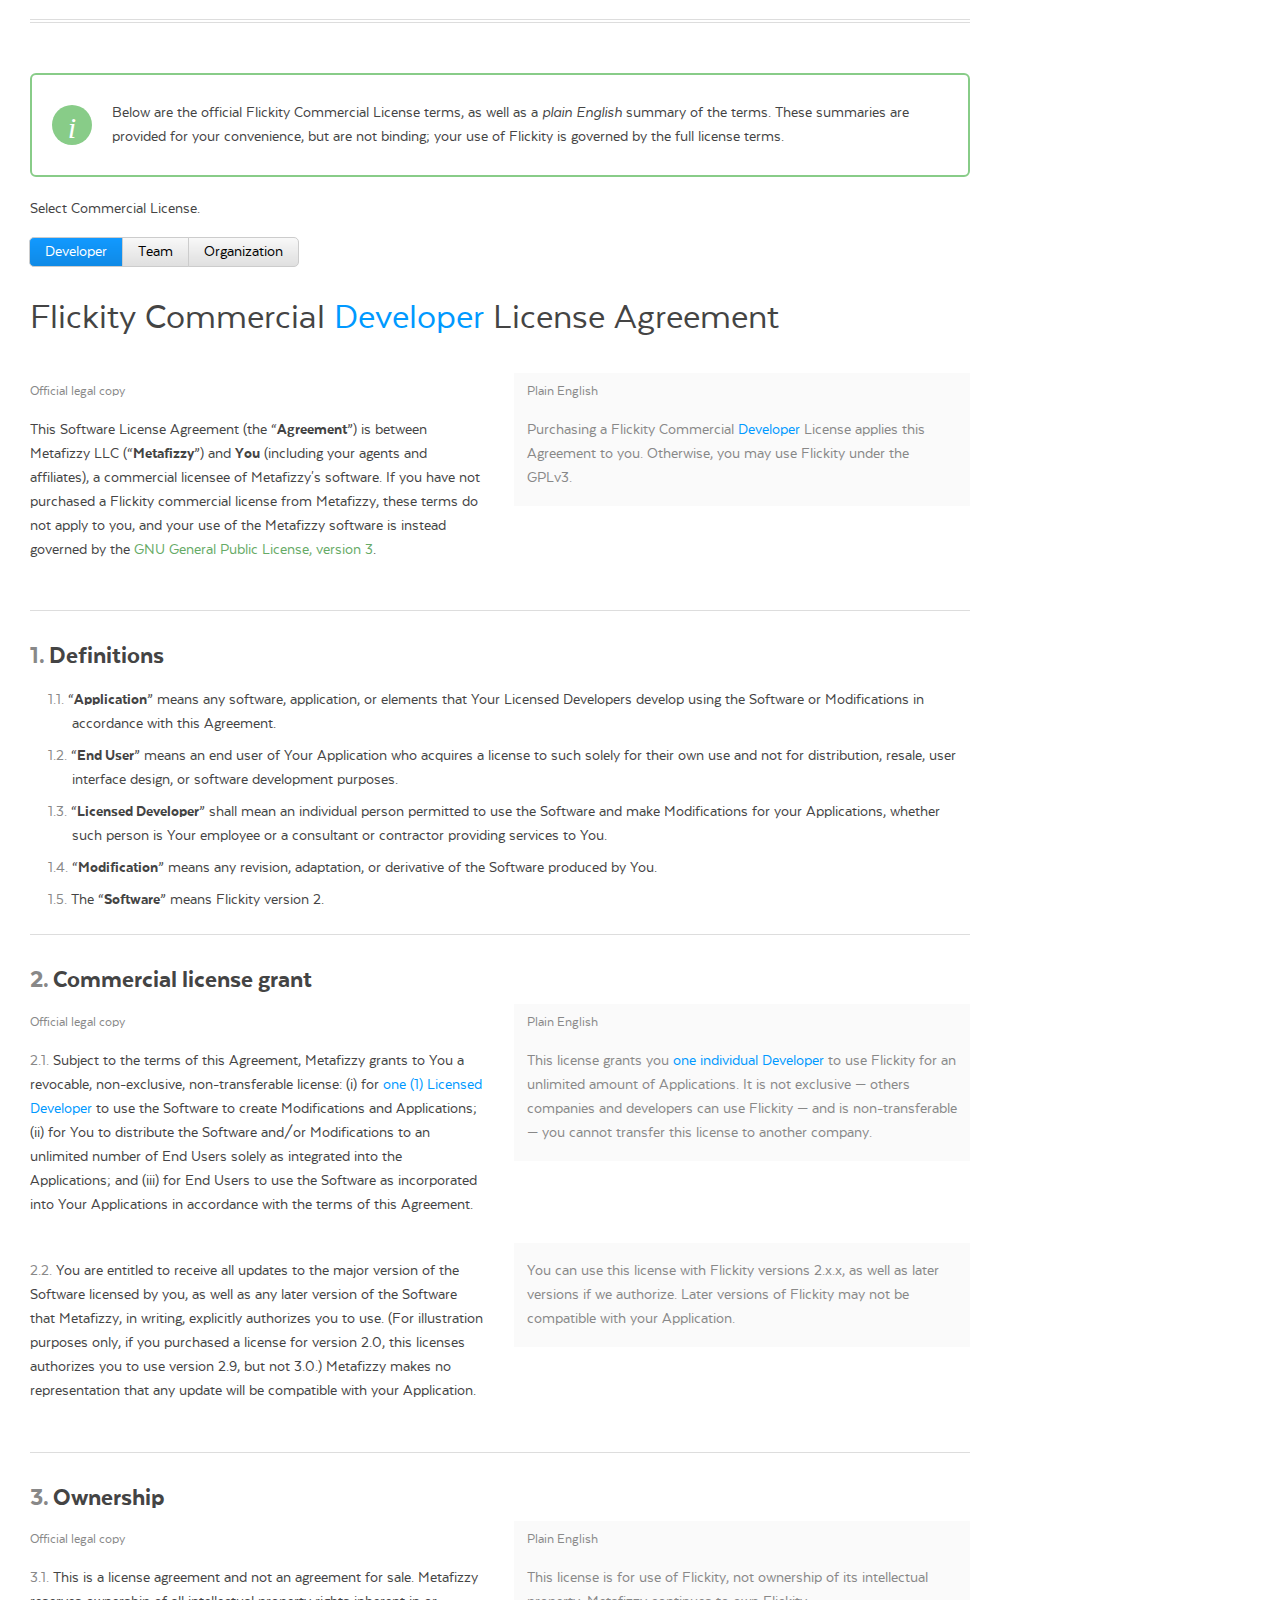
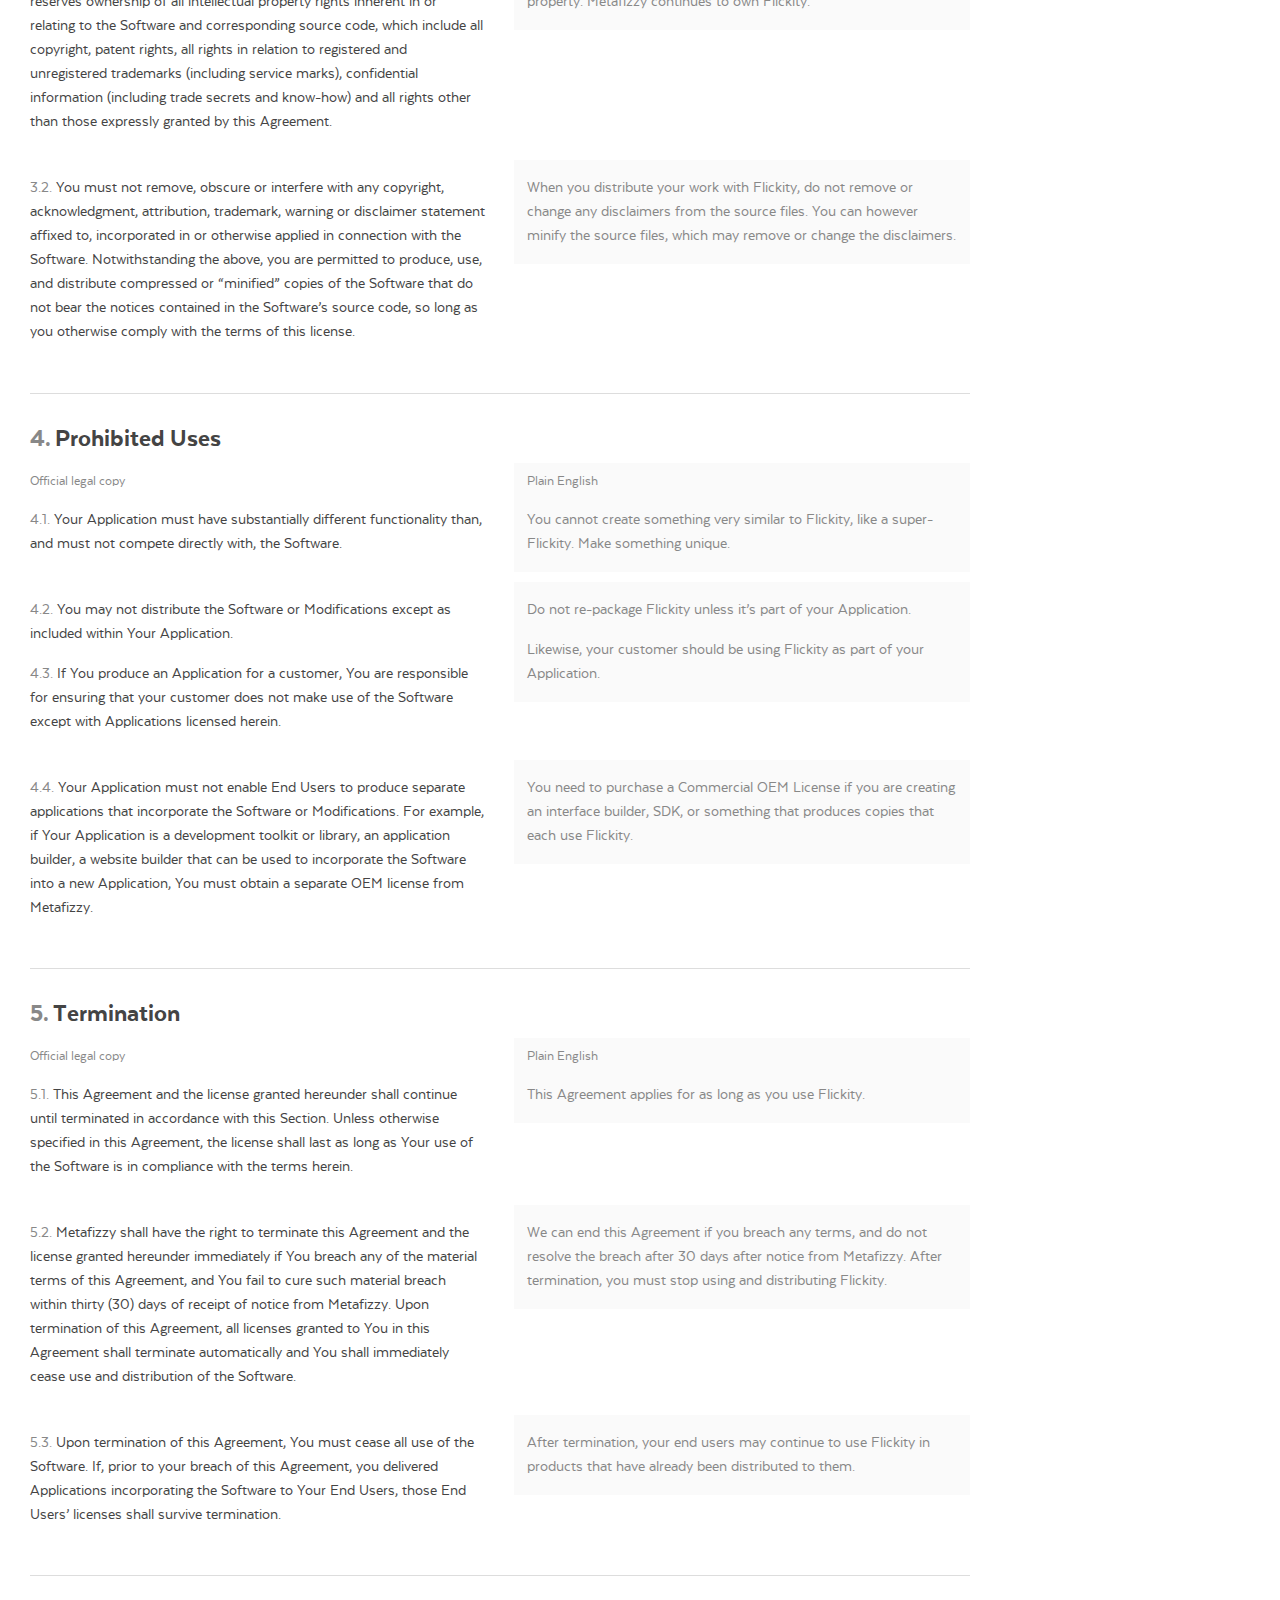
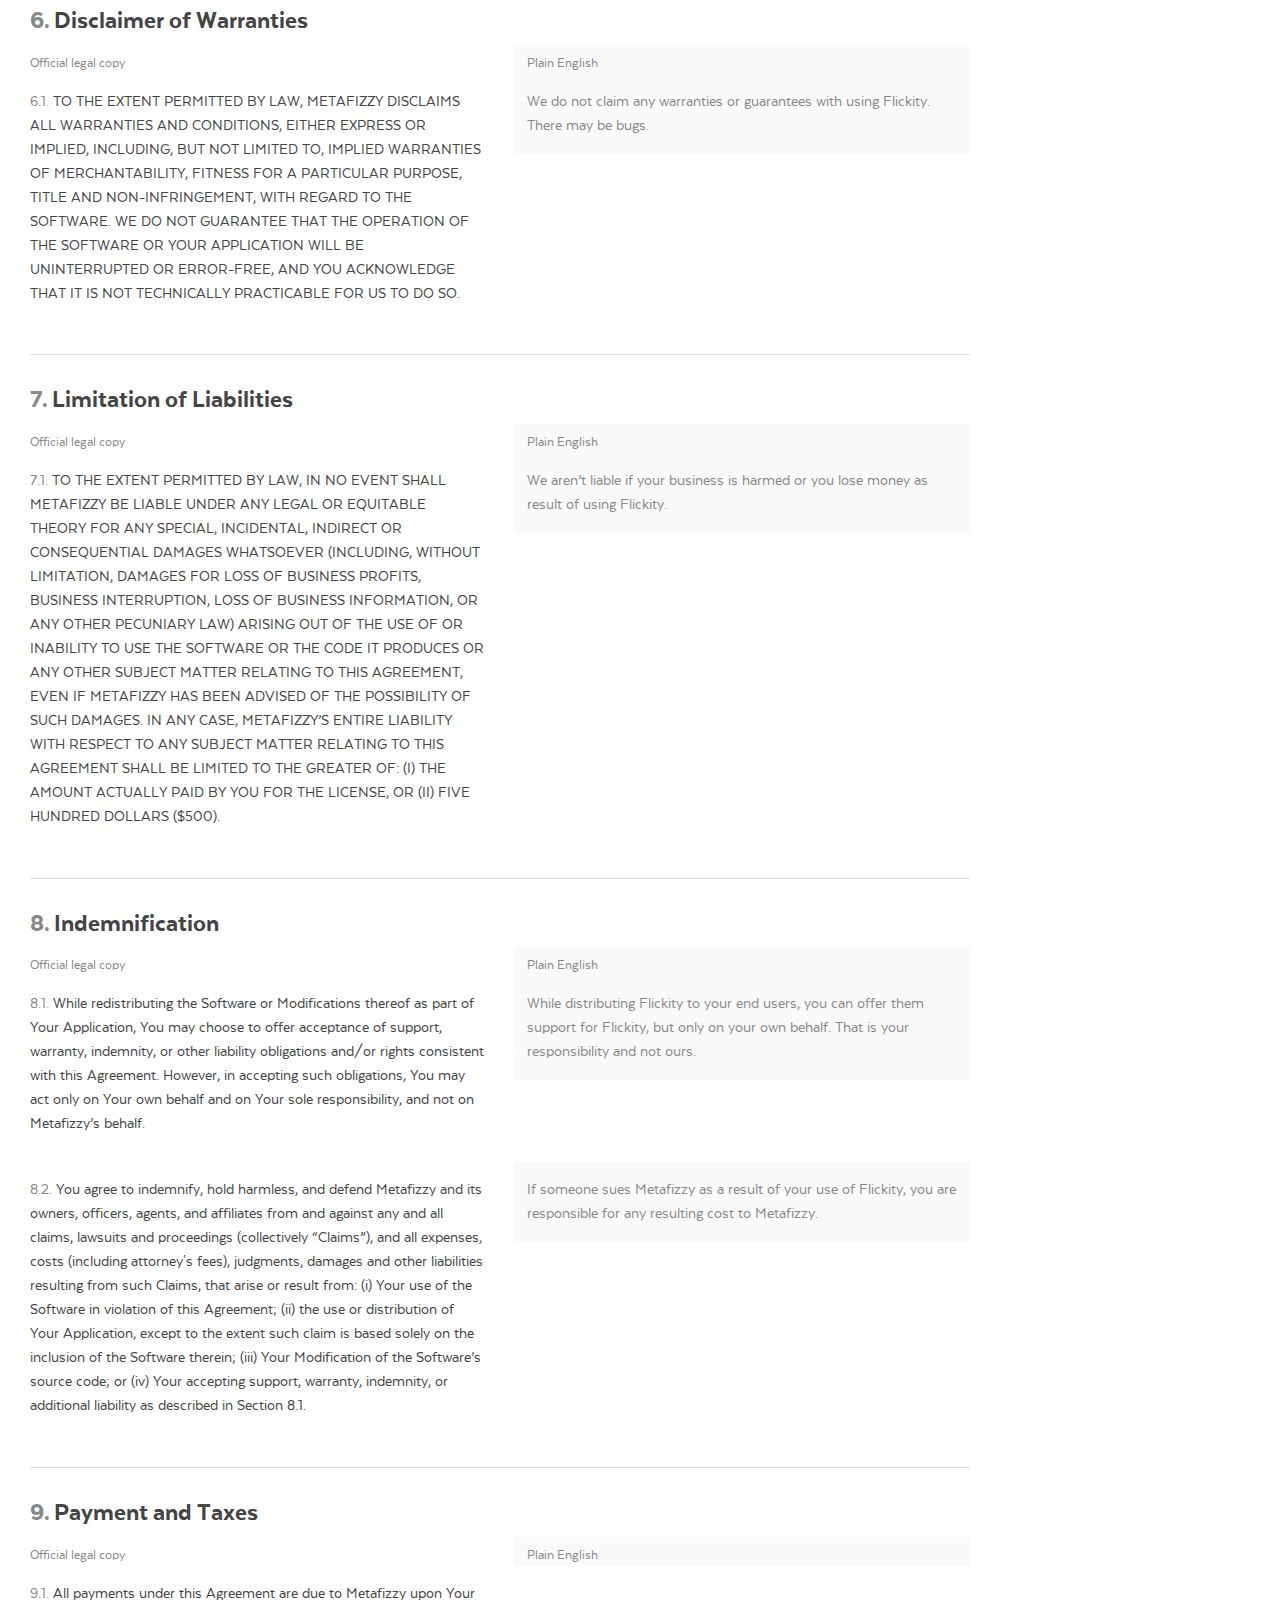
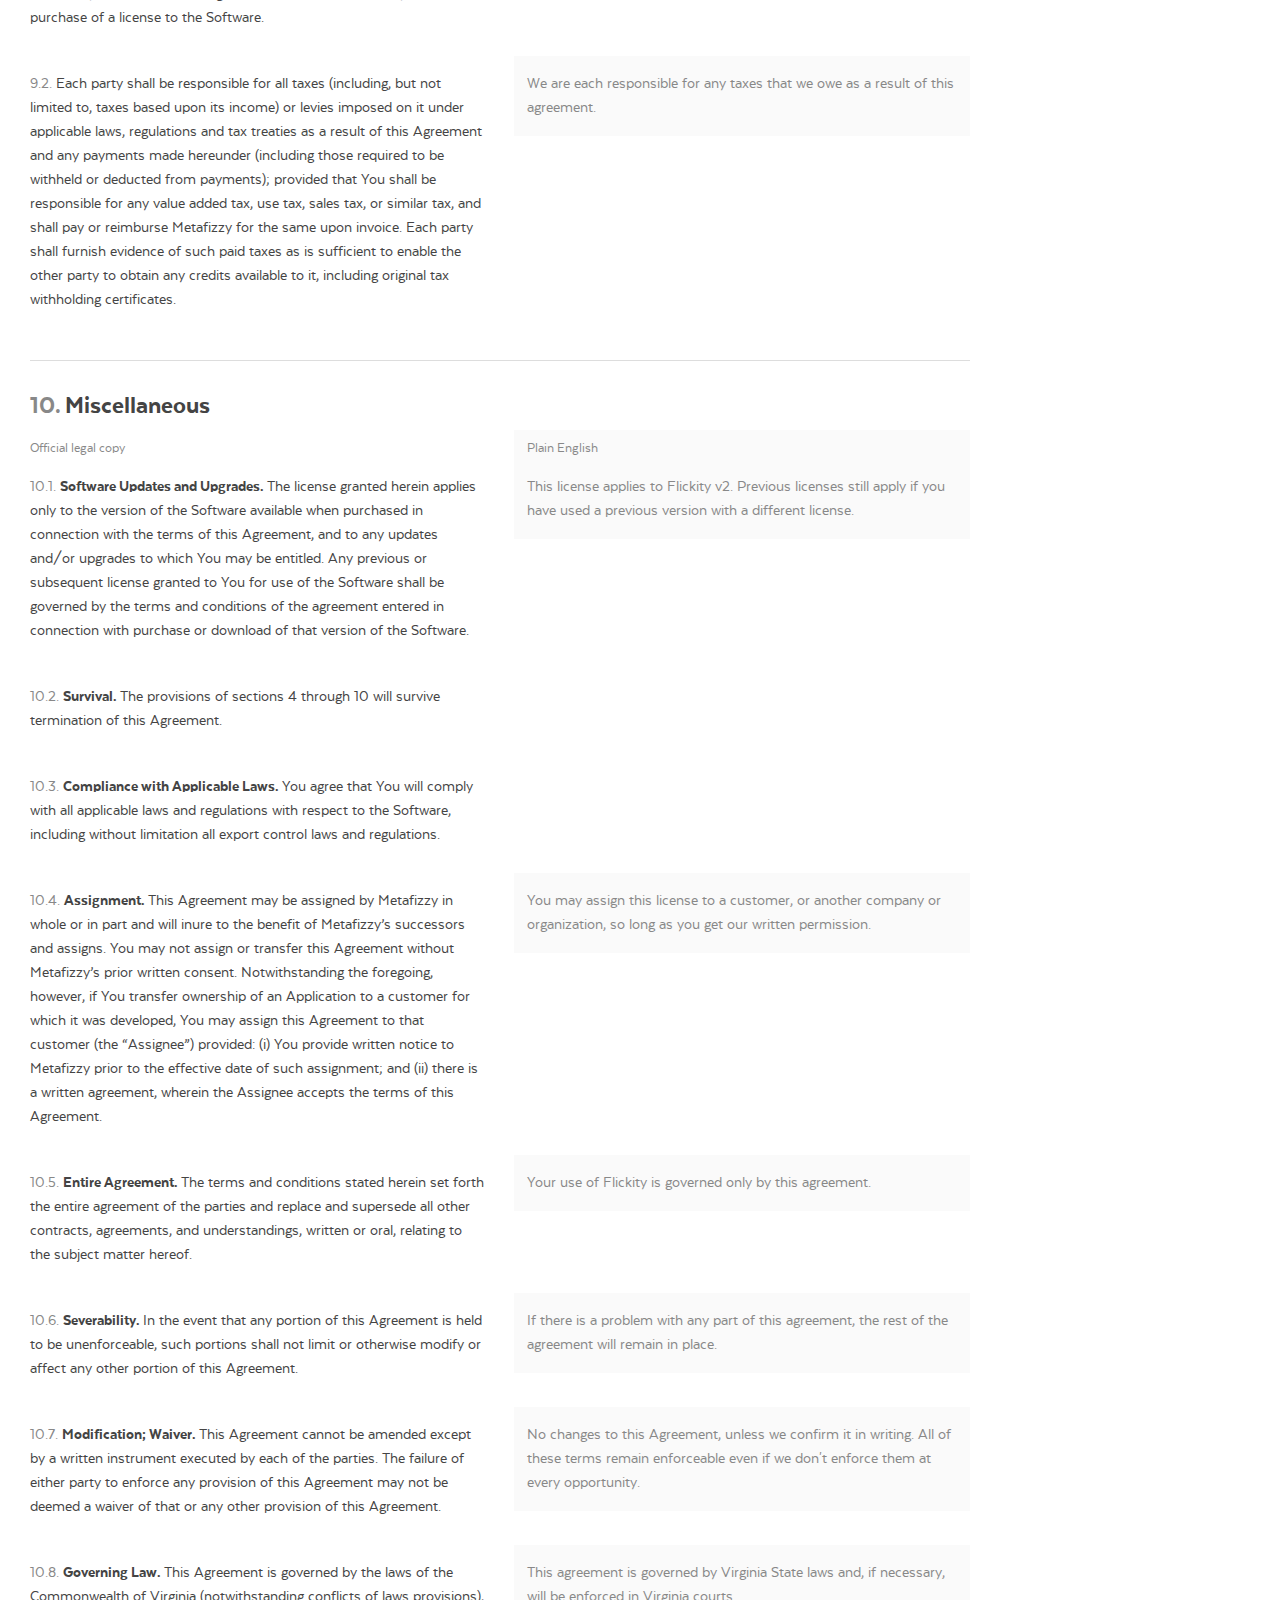
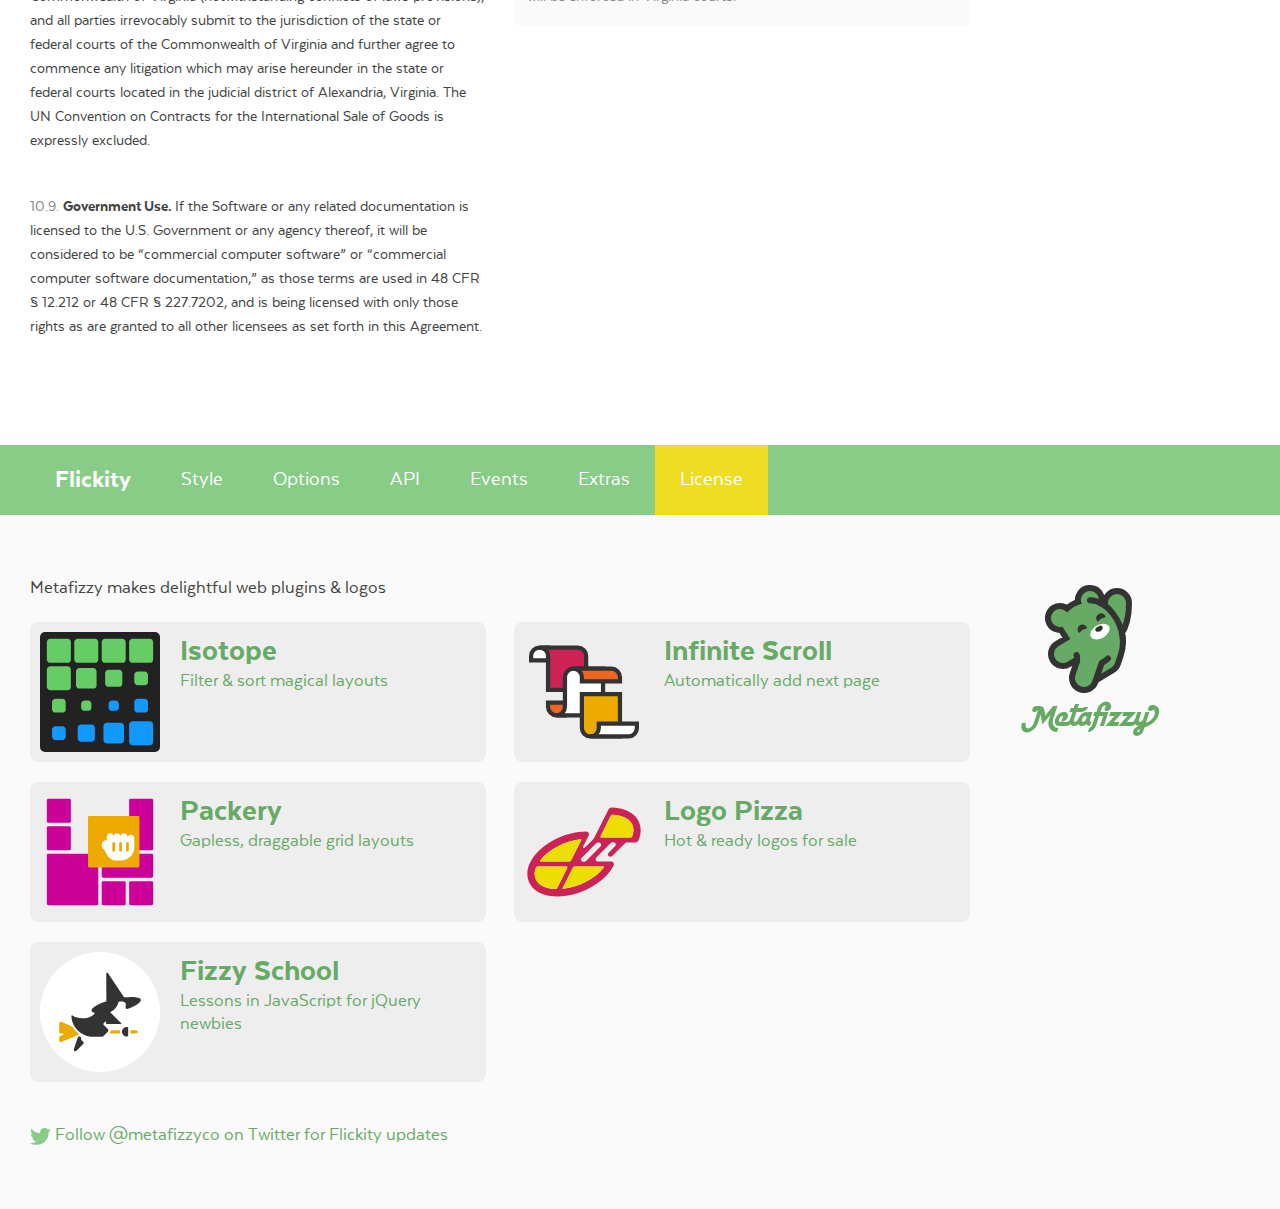
<file: lib/assets/vendor/flickity/license.html>
<!doctype html>
<html lang="en" class="export">
<head>
  <meta charset="utf-8">
  <meta name="description" content="Touch, responsive, flickable carousels">
  <meta name="viewport" content="width=device-width">

  <title>Flickity &#xB7; License</title>

    <link rel="stylesheet" href="css/flickity-docs.css?6" media="screen">

  <meta name="twitter:card" content="summary">
  <meta name="twitter:site" content="@metafizzyco">
  <meta name="twitter:url" content="https://flickity.metafizzy.co/license.html">
  <meta name="twitter:title" content="Flickity License">
  <meta name="twitter:description" content="Touch, responsive, flickable carousels">

</head>
<body class="page--license">


<nav class="site-nav">
  <div class="container">
    <ul class="site-nav__list">
      <li class="site-nav__item site-nav__item--homepage"><a href=".">Flickity</a></li>
      <li class="site-nav__item site-nav__item--style"><a href="style.html">Style</a></li>
      <li class="site-nav__item site-nav__item--options"><a href="options.html">Options</a></li>
      <li class="site-nav__item site-nav__item--api"><a href="api.html">API</a></li>
      <li class="site-nav__item site-nav__item--events"><a href="events.html">Events</a></li>
      <li class="site-nav__item site-nav__item--extras"><a href="extras.html">Extras</a></li>
      <li class="site-nav__item site-nav__item--license"><a href="license.html">License</a></li>
    </ul>
  </div>
</nav>


<div class="main">
  <div class="container">
      <h1 class="page-title">License</h1>


    <ul class="page-nav" data-js="page-nav">
<li class="page-nav__item page-nav__item--h2"><a href="#flickity-licenses">Flickity licenses</a></li>
<li class="page-nav__item page-nav__item--h3"><a href="#open-source-license">Open source license</a></li>
<li class="page-nav__item page-nav__item--h3"><a href="#commercial-license">Commercial license</a></li>
<li class="page-nav__item page-nav__item--h3"><a href="#purchasing-a-commercial-license">Purchasing a commercial license</a></li>
<li class="page-nav__item page-nav__item--h3"><a href="#commercial-oem-license">Commercial OEM license</a></li>
<li class="page-nav__item page-nav__item--h2"><a href="#flickity-commercial-license-agreement">Flickity Commercial License&#xA0;Agreement</a></li>
<li class="page-nav__item page-nav__item--h3"><a href="#definitions">Definitions</a></li>
<li class="page-nav__item page-nav__item--h3"><a href="#commercial-license-grant">Commercial license grant</a></li>
<li class="page-nav__item page-nav__item--h3"><a href="#ownership">Ownership</a></li>
<li class="page-nav__item page-nav__item--h3"><a href="#prohibited-uses">Prohibited Uses</a></li>
<li class="page-nav__item page-nav__item--h3"><a href="#termination">Termination</a></li>
<li class="page-nav__item page-nav__item--h3"><a href="#disclaimer-of-warranties">Disclaimer of Warranties</a></li>
<li class="page-nav__item page-nav__item--h3"><a href="#limitation-of-liabilities">Limitation of Liabilities</a></li>
<li class="page-nav__item page-nav__item--h3"><a href="#indemnification">Indemnification</a></li>
<li class="page-nav__item page-nav__item--h3"><a href="#payment-and-taxes">Payment and Taxes</a></li>
<li class="page-nav__item page-nav__item--h3"><a href="#miscellaneous">Miscellaneous</a></li>
</ul>


<h2 id="flickity-licenses">Flickity licenses</h2>

<p>Flickity has three kinds of licenses: open-source, commercial, and OEM.</p>


<h3 id="open-source-license">Open source license</h3>

<p>The open source license is designed for you to use Flickity to build open source and personal projects. The Flickity open source license is <a href="https://www.gnu.org/licenses/gpl-3.0.html">GPLv3</a>. The GPLv3 has many terms, but the most important is how <a href="https://www.gnu.org/licenses/gpl-3.0.html#section5">it is <em>sticky</em> when you distribute your work publicly</a>. From the <a href="https://www.gnu.org/licenses/gpl-faq.html#GPLRequireSourcePostedPublic">GPL FAQ</a>:</p>

<blockquote>
  <p>If you release the modified version to the public in some way, the GPL requires you to make the modified source code available to the program&apos;s users, under the GPL.</p>
</blockquote>

<p>Releasing your project that uses Flickity under the GPLv3, in turn, requires your project to be licensed under the GPLv3. If you are okay with this, feel free to use Flickity under the GPLv3, without purchasing a commercial license.</p>


<h3 id="commercial-license">Commercial license</h3>

<p>The commercial license is designed to for you to use Flickity in commercial products and applications, without the provisions of the GPLv3. With the commercial license, your code is kept propietary, to yourself. If you want to use Flickity to develop commercial sites, themes, projects, and applications, the commercial license is the appropriate license.</p>


<h3 id="purchasing-a-commercial-license">Purchasing a commercial license</h3>

<p>Purchasing takes a minute. Our purchasing form accepts credit cards or PayPal. Once purchased, you&#x2019;ll receive a commercial license PDF and you will be all set to use Flickity in your commercial applications. With the purchase of a commercial license:</p>

<ul>
  <li>You may use Flickity in as many commercial applications you like.</li>
  <li>You may use Flickity in your own commercial applications and products. For example: premium WordPress, Tumblr, or other CMS themes, plugins and templates.</li>
  <li>Customers and users of your products do not need to purchase their own license &#x2014; so long as they are not developing their own commercial products with Flickity.</li>
</ul>

<p>Commercial Licenses are priced per team member. A team member is someone on your team working on a project that uses Flickity.</p>

<div class="duo">
  <div class="duo__cell duo__cell--license-option">
    <p>The <strong>Flickity Commercial Developer License</strong> is for individual developers. Each individual developer or team member needs to purchase a separate license.</p>
  </div>
  <div class="duo__cell">
      <a class="buy-button" href="https://gum.co/flickity-dev">
        <span class="buy-button__project">Flickity Commercial</span>
        <span class="buy-button__title">Developer</span>
        <span class="buy-button__license">License</span>
        <span class="buy-button__for">for 1 developer</span>
        <span class="buy-button__price">
          <span class="buy-button__price__dollar">$</span><span class="buy-button__price__value">25</span>
        </span>
      </a>
  </div>
</div>

<div class="duo">
  <div class="duo__cell duo__cell--license-option">
    <p>The <strong>Flickity Commercial Team License</strong> is for up to 8 team members.</p>
  </div>
  <div class="duo__cell">
      <a class="buy-button" href="https://gum.co/flickity-team">
        <span class="buy-button__project">Flickity Commercial</span>
        <span class="buy-button__title">Team</span>
        <span class="buy-button__license">License</span>
        <span class="buy-button__for">for up to 8 developers</span>
        <span class="buy-button__price">
          <span class="buy-button__price__dollar">$</span><span class="buy-button__price__value">110</span>
        </span>
      </a>
  </div>
</div>

<div class="duo">
  <div class="duo__cell duo__cell--license-option">
    <p>The <strong>Flickity Commercial Organization License</strong> is for an unlimited number of team members. This license covers the entire team no matter how many people are working on it.</p>
  </div>
  <div class="duo__cell">
      <a class="buy-button" href="https://gum.co/flickity-org">
        <span class="buy-button__project">Flickity Commercial</span>
        <span class="buy-button__title">Organization</span>
        <span class="buy-button__license">License</span>
        <span class="buy-button__for">for Unlimited developers</span>
        <span class="buy-button__price">
          <span class="buy-button__price__dollar">$</span><span class="buy-button__price__value">320</span>
        </span>
      </a>
  </div>
</div>

<p>Read the <a href="#flickity-commercial-license-agreement">Flickity Commercial License Agreement</a> below for complete terms and details.</p>

<p>For any questions about licensing, contact us <a href="mailto:licensing@metafizzy.co">licensing@metafizzy.co</a>.</p>


<h3 id="commercial-oem-license">Commercial OEM license</h3>

<p>If you want to include Flickity as part of a commercial interface builder, SDK, or toolkit, choose the Commercial OEM license. Commercial OEM licenses are customized for each customer. Contact <a href="mailto:licensing@metafizzy.co">licensing@metafizzy.co</a>.</p>


<div class="commercial-license-agreement" data-js="commercial-license-agreement">

  <h2 id="flickity-commercial-license-agreement">Flickity Commercial License&#xA0;Agreement</h2>

  <div class="call-out call-out--chill">
    <p>Below are the official Flickity Commercial License terms, as well as a <em>plain English</em> summary of the terms. These summaries are provided for your convenience, but are not binding; your use of Flickity is governed by the full license terms.</p>
  </div>

  <p>Select Commercial License.</p>

  <div class="button-group button-row">
    <button class="button button--developer is-selected" data-license-option="developer">Developer</button>
    <button class="button button--team" data-license-option="team">Team</button>
    <button class="button button--organization" data-license-option="organization">Organization</button>
  </div>

  <div class="duo duo--legal duo--legal--first">
    <div class="duo__cell duo--legal__official">
      <p id="agreement-p1">This Software License Agreement (the &#x201C;<strong>Agreement</strong>&#x201D;) is between Metafizzy LLC (&#x201C;<strong>Metafizzy</strong>&#x201D;) and <strong>You</strong> (including your agents and affiliates), a commercial licensee of Metafizzy&apos;s software. If you have not purchased a Flickity commercial license from Metafizzy, these terms do not apply to you, and your use of the Metafizzy software is instead governed by the <a href="https://www.gnu.org/licenses/gpl-3.0.html">GNU General Public License, version 3</a>.</p>
    </div>
    <div class="duo__cell duo--legal__plain">
      <p>Purchasing a Flickity Commercial <span data-license-property="title"></span> License applies this Agreement to you. Otherwise, you may use Flickity under the GPLv3.</p>
    </div>
  </div>

  <h3 id="definitions">Definitions</h3>

  <ol class="cla__definitions-list">
    <li>&#x201C;<strong>Application</strong>&#x201D; means any software, application, or elements that Your Licensed Developers develop using the Software or Modifications in accordance with this Agreement.</li>
    <li>&#x201C;<strong>End User</strong>&#x201D; means an end user of Your Application who acquires a license to such solely for their own use and not for distribution, resale, user interface design, or software development purposes.</li>
    <li>&#x201C;<strong>Licensed Developer</strong>&#x201D; shall mean an individual person permitted to use the Software and make Modifications for your Applications, whether such person is Your employee or a consultant or contractor providing services to You. </li>
    <li>&#x201C;<strong>Modification</strong>&#x201D; means any revision, adaptation, or derivative of the Software produced by You.</li>
    <li>The &#x201C;<strong>Software</strong>&#x201D; means Flickity version 2.</li>
  </ol>

  <h3 id="commercial-license-grant">Commercial license grant</h3>

  <div class="duo duo--legal duo--legal--first">
    <div class="duo__cell duo--legal__official">
      <p id="grant-p1" class="cla__part">Subject to the terms of this Agreement, Metafizzy grants to You a revocable, non-exclusive, non-transferable license: (i) for <span data-license-property="for-official">one (1) Licensed Developer</span> to use the Software to create Modifications and Applications; (ii) for You to distribute the Software and/or Modifications to an unlimited number of End Users solely as integrated into the Applications; and (iii) for End Users to use the Software as incorporated into Your Applications in accordance with the terms of this Agreement.</p>
    </div>
    <div class="duo__cell duo--legal__plain">
      <p>This license grants you <span data-license-property="for-plain">one individual Developer</span> to use Flickity for an unlimited amount of Applications. It is not exclusive &#x2014; others companies and developers can use Flickity &#x2014; and is non-transferable &#x2014; you cannot transfer this license to another company.</p>
    </div>
  </div>

  <div class="duo duo--legal">
    <div class="duo__cell duo--legal__official">
      <p id="grant-p2" class="cla__part">You are entitled to receive all updates to the major version of the Software licensed by you, as well as any later version of the Software that Metafizzy, in writing, explicitly authorizes you to use. (For illustration purposes only, if you purchased a license for version 2.0, this licenses authorizes you to use version 2.9, but not 3.0.) Metafizzy makes no representation that any update will be compatible with your Application.</p>
    </div>
    <div class="duo__cell duo--legal__plain">
      <p>You can use this license with Flickity versions 2.x.x, as well as later versions if we authorize. Later versions of Flickity may not be compatible with your Application.</p>
    </div>
  </div>

  <h3 id="ownership">Ownership</h3>

  <div class="duo duo--legal duo--legal--first">
    <div class="duo__cell duo--legal__official">
      <p id="ownership-p1" class="cla__part">This is a license agreement and not an agreement for sale. Metafizzy reserves ownership of all intellectual property rights inherent in or relating to the Software and corresponding source code, which include all copyright, patent rights, all rights in relation to registered and unregistered trademarks (including service marks), confidential information (including trade secrets and know-how) and all rights other than those expressly granted by this Agreement.</p>
    </div>
    <div class="duo__cell duo--legal__plain">
      <p>This license is for use of Flickity, not ownership of its intellectual property. Metafizzy continues to own Flickity.</p>
    </div>
  </div>

  <div class="duo duo--legal">
    <div class="duo__cell duo--legal__official">
      <p id="ownership-p2" class="cla__part">You must not remove, obscure or interfere with any copyright, acknowledgment, attribution, trademark, warning or disclaimer statement affixed to, incorporated in or otherwise applied in connection with the Software. Notwithstanding the above, you are permitted to produce, use, and distribute compressed or &#x201C;minified&#x201D; copies of the Software that do not bear the notices contained in the Software&#x2019;s source code, so long as you otherwise comply with the terms of this license.</p>
    </div>
    <div class="duo__cell duo--legal__plain">
      <p>When you distribute your work with Flickity, do not remove or change any disclaimers from the source files. You can however minify the source files, which may remove or change the disclaimers.</p>
    </div>
  </div>

  <h3 id="prohibited-uses">Prohibited Uses</h3>

  <div class="duo duo--legal duo--legal--first">
    <div class="duo__cell duo--legal__official">
      <p id="prohibited-p1" class="cla__part">Your Application must have substantially different functionality than, and must not compete directly with, the Software.</p>
    </div>
    <div class="duo__cell duo--legal__plain">
      <p>You cannot create something very similar to Flickity, like a super-Flickity. Make something unique.</p>
    </div>
  </div>

  <div class="duo duo--legal">
    <div class="duo__cell duo--legal__official">
      <p id="prohibited-p2" class="cla__part">You may not distribute the Software or Modifications except as included within Your Application.</p> 
      <p id="prohibited-p3" class="cla__part">If You produce an Application for a customer, You are responsible for ensuring that your customer does not make use of the Software except with Applications licensed herein.</p>
    </div>
    <div class="duo__cell duo--legal__plain">
      <p>Do not re-package Flickity unless it&#x2019;s part of your Application.</p>
      <p>Likewise, your customer should be using Flickity as part of your Application.</p>
    </div>
  </div>

  <div class="duo duo--legal">
    <div class="duo__cell duo--legal__official">
      <p id="prohibited-p4" class="cla__part">Your Application must not enable End Users to produce separate applications that incorporate the Software or Modifications. For example, if Your Application is a development toolkit or library, an application builder, a website builder that can be used to incorporate the Software into a new Application, You must obtain a separate OEM license from Metafizzy.</p>
    </div>
    <div class="duo__cell duo--legal__plain">
      <p>You need to purchase a Commercial OEM License if you are creating an interface builder, SDK, or something that produces copies that each use Flickity.</p>
    </div>
  </div>

  <h3 id="termination">Termination</h3>

  <div class="duo duo--legal  duo--legal--first">
    <div class="duo__cell duo--legal__official">
      <p id="termination-p1" class="cla__part">This Agreement and the license granted hereunder shall continue until terminated in accordance with this Section. Unless otherwise specified in this Agreement, the license shall last as long as Your use of the Software is in compliance with the terms herein. </p>
    </div>
    <div class="duo__cell duo--legal__plain">
      <p>This Agreement applies for as long as you use Flickity.</p>
    </div>
  </div>

  <div class="duo duo--legal">
    <div class="duo__cell duo--legal__official">
      <p id="termination-p2" class="cla__part">Metafizzy shall have the right to terminate this Agreement and the license granted hereunder immediately if You breach any of the material terms of this Agreement, and You fail to cure such material breach within thirty (30) days of receipt of notice from Metafizzy. Upon termination of this Agreement, all licenses granted to You in this Agreement shall terminate automatically and You shall immediately cease use and distribution of the Software.</p>
    </div>
    <div class="duo__cell duo--legal__plain">
      <p>We can end this Agreement if you breach any terms, and do not resolve the breach after 30 days after notice from Metafizzy. After termination, you must stop using and distributing Flickity.</p>
    </div>
  </div>

  <div class="duo duo--legal">
    <div class="duo__cell duo--legal__official">
      <p id="termination-p3" class="cla__part">Upon termination of this Agreement, You must cease all use of the Software. If, prior to your breach of this Agreement, you delivered Applications incorporating the Software to Your End Users, those End Users&#x2019; licenses shall survive termination.</p>
    </div>
    <div class="duo__cell duo--legal__plain">
      <p>After termination, your end users may continue to use Flickity in products that have already been distributed to them.</p>
    </div>
  </div>

  <h3 id="disclaimer-of-warranties">Disclaimer of Warranties</h3>

  <div class="duo duo--legal duo--legal--first">
    <div class="duo__cell duo--legal__official">
      <p class="cla__part">TO THE EXTENT PERMITTED BY LAW, METAFIZZY DISCLAIMS ALL WARRANTIES AND CONDITIONS, EITHER EXPRESS OR IMPLIED, INCLUDING, BUT NOT LIMITED TO, IMPLIED WARRANTIES OF MERCHANTABILITY, FITNESS FOR A PARTICULAR PURPOSE, TITLE AND NON-INFRINGEMENT, WITH REGARD TO THE SOFTWARE. WE DO NOT GUARANTEE THAT THE OPERATION OF THE SOFTWARE OR YOUR APPLICATION WILL BE UNINTERRUPTED OR ERROR-FREE, AND YOU ACKNOWLEDGE THAT IT IS NOT TECHNICALLY PRACTICABLE FOR US TO DO SO.</p>
    </div>
    <div class="duo__cell duo--legal__plain">
      <p>We do not claim any warranties or guarantees with using Flickity. There may be bugs.</p>
    </div>
  </div>

  <h3 id="limitation-of-liabilities">Limitation of Liabilities</h3>

  <div class="duo duo--legal duo--legal--first">
    <div class="duo__cell duo--legal__official">
      <p class="cla__part">TO THE EXTENT PERMITTED BY LAW, IN NO EVENT SHALL METAFIZZY BE LIABLE UNDER ANY LEGAL OR EQUITABLE THEORY FOR ANY SPECIAL, INCIDENTAL, INDIRECT OR CONSEQUENTIAL DAMAGES WHATSOEVER (INCLUDING, WITHOUT LIMITATION, DAMAGES FOR LOSS OF BUSINESS PROFITS, BUSINESS INTERRUPTION, LOSS OF BUSINESS INFORMATION, OR ANY OTHER PECUNIARY LAW) ARISING OUT OF THE USE OF OR INABILITY TO USE THE SOFTWARE OR THE CODE IT PRODUCES OR ANY OTHER SUBJECT MATTER RELATING TO THIS AGREEMENT, EVEN IF METAFIZZY HAS BEEN ADVISED OF THE POSSIBILITY OF SUCH DAMAGES. IN ANY CASE, METAFIZZY&#x2019;S ENTIRE LIABILITY WITH RESPECT TO ANY SUBJECT MATTER RELATING TO THIS AGREEMENT SHALL BE LIMITED TO THE GREATER OF: (I) THE AMOUNT ACTUALLY PAID BY YOU FOR THE LICENSE, OR (II) FIVE HUNDRED DOLLARS ($500).</p>
    </div>
    <div class="duo__cell duo--legal__plain">
      <p>We aren&#x2019;t liable if your business is harmed or you lose money as
  result of using Flickity.</p>
    </div>
  </div>

  <h3 id="indemnification">Indemnification</h3>

  <div class="duo duo--legal duo--legal--first">
    <div class="duo__cell duo--legal__official">
      <p class="cla__part">While redistributing the Software or Modifications thereof as part of Your Application, You may choose to offer acceptance of support, warranty, indemnity, or other liability obligations and/or rights consistent with this Agreement. However, in accepting such obligations, You may act only on Your own behalf and on Your sole responsibility, and not on Metafizzy&#x2019;s behalf. </p>
    </div>
    <div class="duo__cell duo--legal__plain">
      <p>While distributing Flickity to your end users, you can offer them support for Flickity, but only on your own behalf. That is your responsibility and not ours.</p>
    </div>
  </div>

  <div class="duo duo--legal">
    <div class="duo__cell duo--legal__official">
      <p class="cla__part">You agree to indemnify, hold harmless, and defend Metafizzy and its owners, officers, agents, and affiliates from and against any and all claims, lawsuits and proceedings (collectively &#x201C;Claims&#x201D;), and all expenses, costs (including attorney&apos;s fees), judgments, damages and other liabilities resulting from such Claims, that arise or result from: (i) Your use of the Software in violation of this Agreement; (ii) the use or distribution of Your Application, except to the extent such claim is based solely on the inclusion of the Software therein; (iii) Your Modification of the Software&#x2019;s source code; or (iv) Your accepting support, warranty, indemnity, or additional liability as described in Section 8.1.</p>
    </div>
    <div class="duo__cell duo--legal__plain">
      <p>If someone sues Metafizzy as a result of your use of Flickity, you are responsible for any resulting cost to Metafizzy.</p>
    </div>
  </div>

  <h3 id="payment-and-taxes">Payment and Taxes</h3>

  <div class="duo duo--legal duo--legal--first">
    <div class="duo__cell duo--legal__official">
      <p class="cla__part">All payments under this Agreement are due to Metafizzy upon Your purchase of a license to the Software.</p>
    </div>
    <div class="duo__cell duo--legal__plain">
    </div>
  </div>

  <div class="duo duo--legal">
    <div class="duo__cell duo--legal__official">
      <p class="cla__part">Each party shall be responsible for all taxes (including, but not limited to, taxes based upon its income) or levies imposed on it under applicable laws, regulations and tax treaties as a result of this Agreement and any payments made hereunder (including those required to be withheld or deducted from payments); provided that You shall be responsible for any value added tax, use tax, sales tax, or similar tax,  and shall pay or reimburse Metafizzy for the same upon invoice. Each party shall furnish evidence of such paid taxes as is sufficient to enable the other party to obtain any credits available to it, including original tax withholding certificates.</p>
    </div>
    <div class="duo__cell duo--legal__plain">
      <p>We are each responsible for any taxes that we owe as a result of this agreement.</p>
    </div>
  </div>

  <h3 id="miscellaneous">Miscellaneous</h3>

  <div class="duo duo--legal duo--legal--first">
    <div class="duo__cell duo--legal__official">
      <p class="cla__part"><strong>Software Updates and Upgrades.</strong> The license granted herein applies only to the version of the Software available when purchased in connection with the terms of this Agreement, and to any updates and/or upgrades to which You may be entitled. Any previous or subsequent license granted to You for use of the Software shall be governed by the terms and conditions of the agreement entered in connection with purchase or download of that version of the Software.</p>
    </div>
    <div class="duo__cell duo--legal__plain">
      <p>This license applies to Flickity v2. Previous licenses still apply if you have used a previous version with a different license.</p>
    </div>
  </div>

  <div class="duo duo--legal">
    <div class="duo__cell duo--legal__official">
      <p class="cla__part"><strong>Survival.</strong> The provisions of sections 4 through 10 will survive termination of this Agreement.</p>
    </div>
    <div class="duo__cell duo--legal__plain">
    </div>
  </div>

  <div class="duo duo--legal">
    <div class="duo__cell duo--legal__official">
      <p class="cla__part"><strong>Compliance with Applicable Laws.</strong> You agree that You will comply with all applicable laws and regulations with respect to the Software, including without limitation all export control laws and regulations.</p>
    </div>
    <div class="duo__cell duo--legal__plain">
    </div>
  </div>

  <div class="duo duo--legal">
    <div class="duo__cell duo--legal__official">
      <p class="cla__part"><strong>Assignment.</strong> This Agreement may be assigned by Metafizzy in whole or in part and will inure to the benefit of Metafizzy&#x2019;s successors and assigns. You may not assign or transfer this Agreement without Metafizzy&#x2019;s prior written consent. Notwithstanding the foregoing, however, if You transfer ownership of an Application to a customer for which it was developed, You may assign this Agreement to that customer (the &#x201C;Assignee&#x201D;) provided: (i) You provide written notice to Metafizzy prior to the effective date of such assignment; and (ii) there is a written agreement, wherein the Assignee accepts the terms of this Agreement.</p>
    </div>
    <div class="duo__cell duo--legal__plain">
      <p>You may assign this license to a customer, or another company or organization, so long as you get our written permission.</p>
    </div>
  </div>

  <div class="duo duo--legal">
    <div class="duo__cell duo--legal__official">
      <p class="cla__part"><strong>Entire Agreement.</strong> The terms and conditions stated herein set forth the entire agreement of the parties and replace and supersede all other contracts, agreements, and understandings, written or oral, relating to the subject matter hereof.</p>
    </div>
    <div class="duo__cell duo--legal__plain">
      <p>Your use of Flickity is governed only by this agreement.</p>
    </div>
  </div>

  <div class="duo duo--legal">
    <div class="duo__cell duo--legal__official">
      <p class="cla__part"><strong>Severability.</strong> In the event that any portion of this Agreement is held to be unenforceable, such portions shall not limit or otherwise modify or affect any other portion of this Agreement.</p>
    </div>
    <div class="duo__cell duo--legal__plain">
      <p>If there is a problem with any part of this agreement, the rest of the agreement will remain in place.</p>
    </div>
  </div>

  <div class="duo duo--legal">
    <div class="duo__cell duo--legal__official">
      <p class="cla__part"><strong>Modification; Waiver.</strong> This Agreement cannot be amended except by a written instrument executed by each of the parties. The failure of either party to enforce any provision of this Agreement may not be deemed a waiver of that or any other provision of this Agreement.</p>
    </div>
    <div class="duo__cell duo--legal__plain">
      <p>No changes to this Agreement, unless we confirm it in writing. All of these terms remain enforceable even if we don&apos;t enforce them at every opportunity.</p>
    </div>
  </div>

  <div class="duo duo--legal">
    <div class="duo__cell duo--legal__official">
      <p class="cla__part"><strong>Governing Law.</strong> This Agreement is governed by the laws of the Commonwealth of Virginia (notwithstanding conflicts of laws provisions), and all parties irrevocably submit to the jurisdiction of the state or federal courts of the Commonwealth of Virginia and further agree to commence any litigation which may arise hereunder in the state or federal courts located in the judicial district of Alexandria, Virginia. The UN Convention on Contracts for the International Sale of Goods is expressly excluded.</p>
    </div>
    <div class="duo__cell duo--legal__plain">
      <p>This agreement is governed by Virginia State laws and, if necessary, will be enforced in Virginia courts.</p>
    </div>
  </div>

  <div class="duo duo--legal">
    <div class="duo__cell duo--legal__official">
      <p class="cla__part"><strong>Government Use.</strong> If the Software or any related documentation is licensed to the U.S. Government or any agency thereof, it will be considered to be &#x201C;commercial computer software&#x201D; or &#x201C;commercial computer software documentation,&#x201D; as those terms are used in 48 CFR &#xA7; 12.212 or 48 CFR &#xA7; 227.7202, and is being licensed with only those rights as are granted to all other licensees as set forth in this Agreement.</p>
    </div>
    <div class="duo__cell duo--legal__plain">
    </div>
  </div>

</div> 

  </div>
</div>

<nav class="site-nav">
  <div class="container">
    <ul class="site-nav__list">
      <li class="site-nav__item site-nav__item--homepage"><a href=".">Flickity</a></li>
      <li class="site-nav__item site-nav__item--style"><a href="style.html">Style</a></li>
      <li class="site-nav__item site-nav__item--options"><a href="options.html">Options</a></li>
      <li class="site-nav__item site-nav__item--api"><a href="api.html">API</a></li>
      <li class="site-nav__item site-nav__item--events"><a href="events.html">Events</a></li>
      <li class="site-nav__item site-nav__item--extras"><a href="extras.html">Extras</a></li>
      <li class="site-nav__item site-nav__item--license"><a href="license.html">License</a></li>
    </ul>
  </div>
</nav>

<footer class="site-footer">

  <div class="container">

    <p class="site-footer__copy">Metafizzy makes delightful web plugins &amp; logos</p>

    <div class="showcase">
    
      <ul class="showcase-item-list">
          <li class="showcase-item">
            <a class="showcase-item__link" href="https://isotope.metafizzy.co">
              <div class="showcase-item__image">
                  <svg class="isotope-illo" xmlns="http://www.w3.org/2000/svg" viewbox="0 0 350 350" width="100" height="100">
                    <path class="isotope-illo__color1" fill="#6C6" d="M80 170H30c-6 0-10-5-10-10v-50c0-6 5-10 10-10h50c6 0 10 5 10 10v50C90 166 86 170 80 170z"/>
                    <path class="isotope-illo__color1" fill="#6C6" d="M80 90H30c-6 0-10-5-10-10V30c0-6 5-10 10-10h50c6 0 10 5 10 10v50C90 86 86 90 80 90z"/>
                    <path class="isotope-illo__color1" fill="#6C6" d="M160 90h-50c-6 0-10-5-10-10V30c0-6 5-10 10-10h50c6 0 10 5 10 10v50C170 86 166 90 160 90z"/>
                    <path class="isotope-illo__color1" fill="#6C6" d="M240 90h-50c-6 0-10-5-10-10V30c0-6 5-10 10-10h50c6 0 10 5 10 10v50C250 86 246 90 240 90z"/>
                    <path class="isotope-illo__color1" fill="#6C6" d="M320 90h-50c-6 0-10-5-10-10V30c0-6 5-10 10-10h50c6 0 10 5 10 10v50C330 86 326 90 320 90z"/>
                    <path class="isotope-illo__color1" fill="#6C6" d="M155 165h-40c-6 0-10-5-10-10v-40c0-6 5-10 10-10h40c6 0 10 5 10 10v40 C165 161 161 165 155 165z"/>
                    <path class="isotope-illo__color1" fill="#6C6" d="M230 160h-30c-6 0-10-5-10-10v-30c0-6 5-10 10-10h30c6 0 10 5 10 10v30 C240 156 236 160 230 160z"/>
                    <path class="isotope-illo__color1" fill="#6C6" d="M305 155h-20c-6 0-10-5-10-10v-20c0-6 5-10 10-10h20c6 0 10 5 10 10v20 C315 151 311 155 305 155z"/>
                    <path class="isotope-illo__color1" fill="#6C6" d="M65 235H45c-6 0-10-5-10-10v-20c0-6 5-10 10-10h20c6 0 10 5 10 10v20C75 231 71 235 65 235z"/>
                    <path class="isotope-illo__color1" fill="#6C6" d="M140 230h-10c-6 0-10-5-10-10v-10c0-6 5-10 10-10h10c6 0 10 5 10 10v10 C150 226 146 230 140 230z"/>
                    <path class="isotope-illo__color2" fill="#19F" d="M305 235h-20c-6 0-10-5-10-10v-20c0-6 5-10 10-10h20c6 0 10 5 10 10v20 C315 231 311 235 305 235z"/>
                    <path class="isotope-illo__color2" fill="#19F" d="M65 315H45c-6 0-10-5-10-10v-20c0-6 5-10 10-10h20c6 0 10 5 10 10v20C75 311 71 315 65 315z"/>
                    <path class="isotope-illo__color2" fill="#19F" d="M150 320h-30c-6 0-10-5-10-10v-30c0-6 5-10 10-10h30c6 0 10 5 10 10v30 C160 316 156 320 150 320z"/>
                    <path class="isotope-illo__color2" fill="#19F" d="M220 230h-10c-6 0-10-5-10-10v-10c0-6 5-10 10-10h10c6 0 10 5 10 10v10 C230 226 226 230 220 230z"/>
                    <path class="isotope-illo__color2" fill="#19F" d="M235 325h-40c-6 0-10-5-10-10v-40c0-6 5-10 10-10h40c6 0 10 5 10 10v40 C245 321 241 325 235 325z"/>
                    <path class="isotope-illo__color2" fill="#19F" d="M320 330h-50c-6 0-10-5-10-10v-50c0-6 5-10 10-10h50c6 0 10 5 10 10v50 C330 326 326 330 320 330z"/>
                  </svg>
              </div>
              <div class="showcase-item__text">
                <h3 class="showcase-item__title">Isotope</h3>
                <p class="showcase-item__description">Filter &amp; sort magical layouts</p>
              </div>
            </a>
          </li>
    
          <li class="showcase-item">
            <a class="showcase-item__link" href="https://infinite-scroll.com">
              <div class="showcase-item__image">
                  <svg class="infinite-scroll-illo" xmlns="http://www.w3.org/2000/svg" viewbox="0 0 520 520" width="200" height="200">
                    <path class="infinite-scroll-illo__page infinite-scroll-illo__page--back" d="M90,110H10V90c0-22,18-40,40-40h40V110z"/>
                    <path class="infinite-scroll-illo__page infinite-scroll-illo__page--front1" d="M270,90L270,90c0-22-18-40-40-40h0H50h0c22,0,40,18,40,40v0v0v160h180V90z"/>
                    <path class="infinite-scroll-illo__page infinite-scroll-illo__page--front2" d="M170,330v-20H90v20v0c0,22,18,40,40,40h0h40V330z"/>
                    <path class="infinite-scroll-illo__page infinite-scroll-illo__page--back" d="M350,150H210c-22,0-40,18-40,40v140v0c0,22-18,40-40,40h0h220V150z"/>
                    <path class="infinite-scroll-illo__page infinite-scroll-illo__page--front3" d="M430,470V270H250v160c0,22,18,40,40,40H430z"/>
                    <path class="infinite-scroll-illo__page infinite-scroll-illo__page--front2" d="M250,190v20h180v-20c0-22-18-40-40-40H210h0C232,150,250,168,250,190L250,190z"/>
                    <path class="infinite-scroll-illo__page infinite-scroll-illo__page--back" d="M330,410v20v0c0,22-18,40-40,40h0h180c22,0,40-18,40-40v-20H330z"/>
                  </svg>
              </div>
              <div class="showcase-item__text">
                <h3 class="showcase-item__title">Infinite Scroll</h3>
                <p class="showcase-item__description">Automatically add next page</p>
              </div>
            </a>
          </li>
    
    
          <li class="showcase-item">
            <a class="showcase-item__link" href="https://packery.metafizzy.co">
              <div class="showcase-item__image">
                  <svg class="packery-illo" xmlns="http://www.w3.org/2000/svg" viewbox="0 0 700 700" width="100" height="100">
                    <path class="packery-illo__item" fill="#C09" d="M172 180H48c-4 0-8-4-8-8V48c0-4 4-8 8-8h124c4 0 8 4 8 8v124C180 176 176 180 172 180z"/>
                    <path class="packery-illo__item" fill="#C09" d="M172 340H48c-4 0-8-4-8-8V208c0-4 4-8 8-8h124c4 0 8 4 8 8v124C180 336 176 340 172 340z"/>
                    <path class="packery-illo__item" fill="#C09" d="M492 660H368c-4 0-8-4-8-8V528c0-4 4-8 8-8h124c4 0 8 4 8 8v124C500 656 496 660 492 660z"/>
                    <path class="packery-illo__item" fill="#C09" d="M652 660H528c-4 0-8-4-8-8V528c0-4 4-8 8-8h124c4 0 8 4 8 8v124C660 656 656 660 652 660z"/>
                    <path class="packery-illo__item" fill="#C09" d="M652 500H368c-4 0-8-4-8-8V368c0-4 4-8 8-8h284c4 0 8 4 8 8v124C660 496 656 500 652 500z"/>
                    <path class="packery-illo__item" fill="#C09" d="M332 660H48c-4 0-8-4-8-8V368c0-4 4-8 8-8h284c4 0 8 4 8 8v284C340 656 336 660 332 660z"/>
                    <path class="packery-illo__item" fill="#C09" d="M652 340H528c-4 0-8-4-8-8V48c0-4 4-8 8-8h124c4 0 8 4 8 8v284C660 336 656 340 652 340z"/>
                    <path class="packery-illo__draggie" fill="#EA0" d="M572 440H288c-4 0-8-4-8-8V148c0-4 4-8 8-8h284c4 0 8 4 8 8v284C580 436 576 440 572 440z"/>
                    <g>
                      <path class="packery-illo__hand" fill="white" d="M530 250c-11 0-20 9-20 20v-10c0-11-9-20-20-20s-20 9-20 20c0-11-9-20-20-20s-20 9-20 20c0-11-9-20-20-20
                        s-20 9-20 20v20c-17 0-30 13-30 30c0 11 6 20 14 25l19 35c10 18 30 30 51 30h28
                        c43 0 78-35 78-78V270C550 259 541 250 530 250z"/>
                      <line class="packery-illo__hand-line" stroke="#EA0" fill="none" stroke-width="16" stroke-linecap="round" x1="430" y1="300" x2="430" y2="340"/>
                      <line class="packery-illo__hand-line" stroke="#EA0" fill="none" stroke-width="16" stroke-linecap="round" x1="470" y1="300" x2="470" y2="340"/>
                      <line class="packery-illo__hand-line" stroke="#EA0" fill="none" stroke-width="16" stroke-linecap="round" x1="510" y1="300" x2="510" y2="340"/>
                    </g>
                  </svg>
              </div>
              <div class="showcase-item__text">
                <h3 class="showcase-item__title">Packery</h3>
                <p class="showcase-item__description">Gapless, draggable grid layouts</p>
              </div>
            </a>
          </li>
    
          <li class="showcase-item">
            <a class="showcase-item__link" href="http://logo.pizza">
              <div class="showcase-item__image">
                  <svg class="logo-pizza-illo" xmlns="http://www.w3.org/2000/svg" viewbox="0 0 700 700" width="100" height="100">
                    <path class="logo-pizza-illo__outline" fill="#C25" d="M513 91c-9-0-17 5-21 12l-80 160c-3 5-6 10-11 15l-47 47
                      c-5 5-12-1-9-7l32-64c5-11-2-23-14-23h-0c-121 0-268 70-327 180
                      C-9 497 35 609 196 609c138 0 279-85 327-180v0c5-11-2-23-14-23h-77c-13 0-19-15-10-24
                      l81-81c5-5 11-8 18-8l0 0c13 0 19 15 10 24L494 354c-6 6-6 14 0 20c3 3 6 4 10 4
                      c4 0 7-1 10-4l80-80h53c9 0 17-5 21-13C707 190 656 97 513 91z M334 281l-59 117
                      c-2 5-7 8-13 8H97c-4 0-6-4-3-7c49-64 143-114 236-124C333 275 335 278 334 281z
                       M70 441c2-4 6-7 10-7h168c4 0 7 4 5 8l-59 118c-2 4-6 6-11 6
                      C106 565 38 521 70 441z M466 441c-49 64-143 114-236 124c-3 0-6-3-4-6l59-117
                      c2-5 7-8 13-8h166C466 434 468 438 466 441z M446 318l-81 81c-5 5-11 8-18 8l0 0
                      c-13 0-19-15-10-24l81-81c5-5 11-8 18-8l0 0C449 294 455 309 446 318z M447 258L506 139
                      c2-4 6-7 11-6c101 7 140 60 114 126c-2 4-6 7-10 7H452C448 266 445 262 447 258z"/>
                    <path class="logo-pizza-illo__slice" fill="#ED0" d="M334 281l-59 117c-2 5-7 8-13 8H97c-4 0-6-4-3-7
                      c49-64 143-114 236-124C333 275 335 278 334 281z"/>
                    <path class="logo-pizza-illo__slice" fill="#ED0" d="M70 441c2-4 6-7 10-7h168c4 0 7 4 5 8l-59 118c-2 4-6 6-11 6
                      C106 565 38 521 70 441z"/>
                    <path class="logo-pizza-illo__slice" fill="#ED0" d="M466 441c-49 64-143 114-236 124c-3 0-6-3-4-6l59-117
                      c2-5 7-8 13-8h166C466 434 468 438 466 441z"/>
                    <path class="logo-pizza-illo__slice" fill="#ED0" d="M447 258L506 139c2-4 6-7 11-6c101 7 140 60 114 126c-2 4-6 7-10 7H452
                      C448 266 445 262 447 258z"/>
                  </svg>
              </div>
              <div class="showcase-item__text">
                <h3 class="showcase-item__title">Logo Pizza</h3>
                <p class="showcase-item__description">Hot &amp; ready logos for sale</p>
              </div>
            </a>
          </li>
    
          <li class="showcase-item">
            <a class="showcase-item__link" href="http://fizzy.school">
              <div class="showcase-item__image">
                  <svg class="witchie-logo" xmlns="http://www.w3.org/2000/svg" viewbox="0 0 1000 1000" width="200" height="200">
                    <circle class="witchie-logo__moon" fill="white" cx="500" cy="500" r="500"/>
                    <path class="witchie-logo__broom" fill="#EA0" d="M582 675a35 35 0 0 0 8-20 3 3 0 0 1 3-2h71a3 3 0 0 1 3 3 59 59 0 0 0 0 20 3 3 0 0 1-3 3h-79A3 3 0 0 1 582 675Zm219 4a13 13 0 0 0 13-14c-1-7-7-12-14-12h-44a3 3 0 0 0-3 3v21a3 3 0 0 0 3 3ZM299 660a203 203 0 0 1-27-36 8 8 0 0 0-4-3L178 582a13 13 0 0 0-18 12v77a8 8 0 0 0 8 8h22a5 5 0 0 1 2 10L164 703a8 8 0 0 0-4 7v28a13 13 0 0 0 18 12l146-63a3 3 0 0 0 1-5A197 197 0 0 1 299 660Z"/>
                    <path class="witchie-logo__dress" fill="#333" d="M326 705h4a13 13 0 0 1 13 13v8a13 13 0 0 0 4 9l13 13a13 13 0 0 1 0 19l-56 56c-10 10-26-0-22-13L314 714A13 13 0 0 1 326 705Zm397-79c-27 0-47 26-37 54 3 7 11 16 17 19a42 42 0 0 0 19 5 38 38 0 0 0 7-1 8 8 0 0 0 6-8v-62a8 8 0 0 0-6-8 38 38 0 0 0-7-1M840 397c-3-15-33-23-77-23a521 521 0 0 0-59 4 5 5 0 0 1-5-2L567 177a8 8 0 0 0-7-4 8 8 0 0 0-8 8l1 227a5 5 0 0 1-4 5c-74 24-123 55-119 76 2 8 11 14 26 18a3 3 0 0 1 1 4l-11 11c-20 20-56 30-92 30-31 0-63-8-84-23a5 5 0 0 0-3-1 5 5 0 0 0-5 5c0 78 68 173 183 173h75a10 10 0 0 0 7-3l38-38a16 16 0 0 0 0-23l-34-34a10 10 0 0 1 0-14l15-15a3 3 0 0 1 5 2v15a5 5 0 0 0 5 5H674a4 4 0 0 0 3-7l-90-90a3 3 0 0 1 1-4c34-19 59-49 67-84a3 3 0 0 1 2-2c6-1 12-1 17-1 22 0 37 5 39 14 1 6 3 11 2 17-5 17 1 31 8 31a6 6 0 0 0 2-0C797 448 845 419 840 397Z"/>
                  </svg>
              </div>
              <div class="showcase-item__text">
                <h3 class="showcase-item__title">Fizzy School</h3>
                <p class="showcase-item__description">Lessons in JavaScript for jQuery newbies</p>
              </div>
            </a>
          </li>
    
      </ul> 
    
    </div>

    <p class="site-footer__copy">
      <a href="https://twitter.com/metafizzyco">
        <svg class="twitter-logo" xmlns="http://www.w3.org/2000/svg" viewbox="0 0 512 512" width="30" height="30">
          <path d="M512 97c-19 8-39 14-60 16 22-13 38-34 46-58-20 12-43 21-67 25-19-19-46-32-77-32-58 0-117 52-102 129-87-4-165-46-216-110-24 40-19 107 32 140-17 0-33-5-48-13v1c0 51 36 93 84 103-15 4-34 5-47 2 13 42 52 72 98 73-47 36-96 49-155 44 46 30 102 47 161 47 197 0 306-168 299-312 20-15 38-34 52-55z"/>
        </svg>
        Follow @metafizzyco on Twitter for Flickity updates
      </a>
    </p>

    <div class="mfzy-brand">
      <a class="mfzy-brand__link" href="https://metafizzy.co">
        <svg class="mfzy-logo" xmlns="http://www.w3.org/2000/svg" xmlns:xlink="http://www.w3.org/1999/xlink" viewbox="0 0 144 144" width="36" height="36">
          <title>Metafizzy logo</title>
          <defs>
            <path id="mfzy-logo__body" d="M 120 24 a 12 12 0 0 0-24 0 a 72 72 0 0 1 -1 11
              a 40 40 0 0 0 -13 -8.5 A 12 12 0 1 0 61.1 25.1 c -8 2 -14 6 -19.6 11.6 
              A 12 12 0 1 0 35.3 55.5 L 45.8 72.1 l -16 9.6 A 12 12 0 0 0 42.2 102.3
              L 58 92.8 a 20 20 0 0 1 -0.2 11.9 l -5.2 15.5 a 12 12 0 0 0 22.8 7.6
              l 1.1 -3.3 l 23.7 -14.2 a 12 12 0 0 0 5.2 -6.5 l 4 -12 A 50 50 0 0 0 111.9 76
              a 52 52 0 0 0 -1.6 -12.8 C 115 57 120 44 120 24Z"/>
            <path id="mfzy-logo__eye" d="M 0 6.5 a 6.5 6.5 0 0 1 13 0 c 0 3.5 -3 0.5 -6.5 0.5 s -6.5 3 -6.5 -0.5 Z"/>
            <clippath id="mfzy-logo__body-clip">
              <use xlink:href="#mfzy-logo__body"/>
            </clippath>
          </defs>
          <use class="mfzy-logo__body-outline" xlink:href="#mfzy-logo__body" fill="#333" stroke="#333" stroke-width="16"/>
          <use class="mfzy-logo__body-fill" xlink:href="#mfzy-logo__body"/>
          <g class="mfzy-logo__stripes" clip-path="url(#mfzy-logo__body-clip)">
            <rect fill="#E62" x="16" width="120" height="138"/>
            <path fill="#C25" d="M96 24L16 72V0h80v24z"/>
            <path fill="#EA0" d="M116 70L16 130v-26l95-57 5 23z"/>
            <path fill="#19F" d="M136 138H16v-8l120-72v80z"/>
          </g>
          <path class="mfzy-logo__cut-ins" stroke="#333" fill="none" stroke-linecap="round" stroke-linejoin="round" stroke-width="8" d="M 72 20.4 c 23 0 44 29 44 56
            M 54 103.4 a 16 16 0 0 0 0 -10
            M 96 98 c -2 2 -8 6 -8.5,6 l -8.4 25.1"/>
          <g transform="translate(53 57) rotate(-31)">
            <ellipse class="mfzy-logo__snout" cx="25" cy="21" rx="14" ry="9" fill="#FFF"/>
            <use class="mfzy-logo__feature" xlink:href="#mfzy-logo__eye" fill="#333"/>
            <use class="mfzy-logo__feature" xlink:href="#mfzy-logo__eye" fill="#333" transform="translate(29 0)"/>
            <path class="mfzy-logo__feature" d="M 28.6 14 a 3 3 0 0 1 1.3 5.6 l -2.6 1.2 a 3 3 0 0 1 -2.6 0
              l -2.6 -1.2 a 3 3 0 0 1 1.3 -5.6 Z" fill="#333"/>
          </g>
        </svg>
        <svg class="mfzy-wordmark" xmlns="http://www.w3.org/2000/svg" viewbox="0 0 280 80" fill="none" stroke="#333" width="140" height="40">
          <g transform="skewX(-18)">
            <path stroke-width="8" d="M38 20h6c4 0 7 2 9 6l9 18l12-24h2v22
            a20 22 0 0 0 20 22M48 22v28a12 15 0 0 1-24 0M98 44a6 6 0 0 0 0-12h-2
            a8 10 0 0 0 0 20h14a8 10 0 0 0 8-10M118 12v30a8 10 0 0 0 16 0M150 36
            q-4-4-8-4a8 10 0 1 0 8 10m0-14v14a8 10 0 0 0 8 10M184 20a9 9 0 0 0-18 0
            v34a8 10 0 0 1-8 10M158 32h24v24M190 32h18l-12 20h18M216 32h18l-12 20h18
            a8 10 0 0 0 8-10m0-14v14a8 10 0 0 0 16 0m0-14v38a6 6 0 0 1-12 0
            c0-12 32-8 32-32c0-10-6-16-15-16M108 24h24a6 6 0 0 0 6-6M102 38h-4"/>
            <g stroke-width="6">
              <circle cx="38" cy="22" r="3"/>
              <circle cx="182" cy="20" r="3"/>
              <circle cx="269" cy="20" r="3"/>
            </g>
          </g>
        </svg>
      </a>
    </div>

  </div>

</footer>

  <script src="js/flickity-docs.min.js?2"></script>


</body>
</html>
</file>
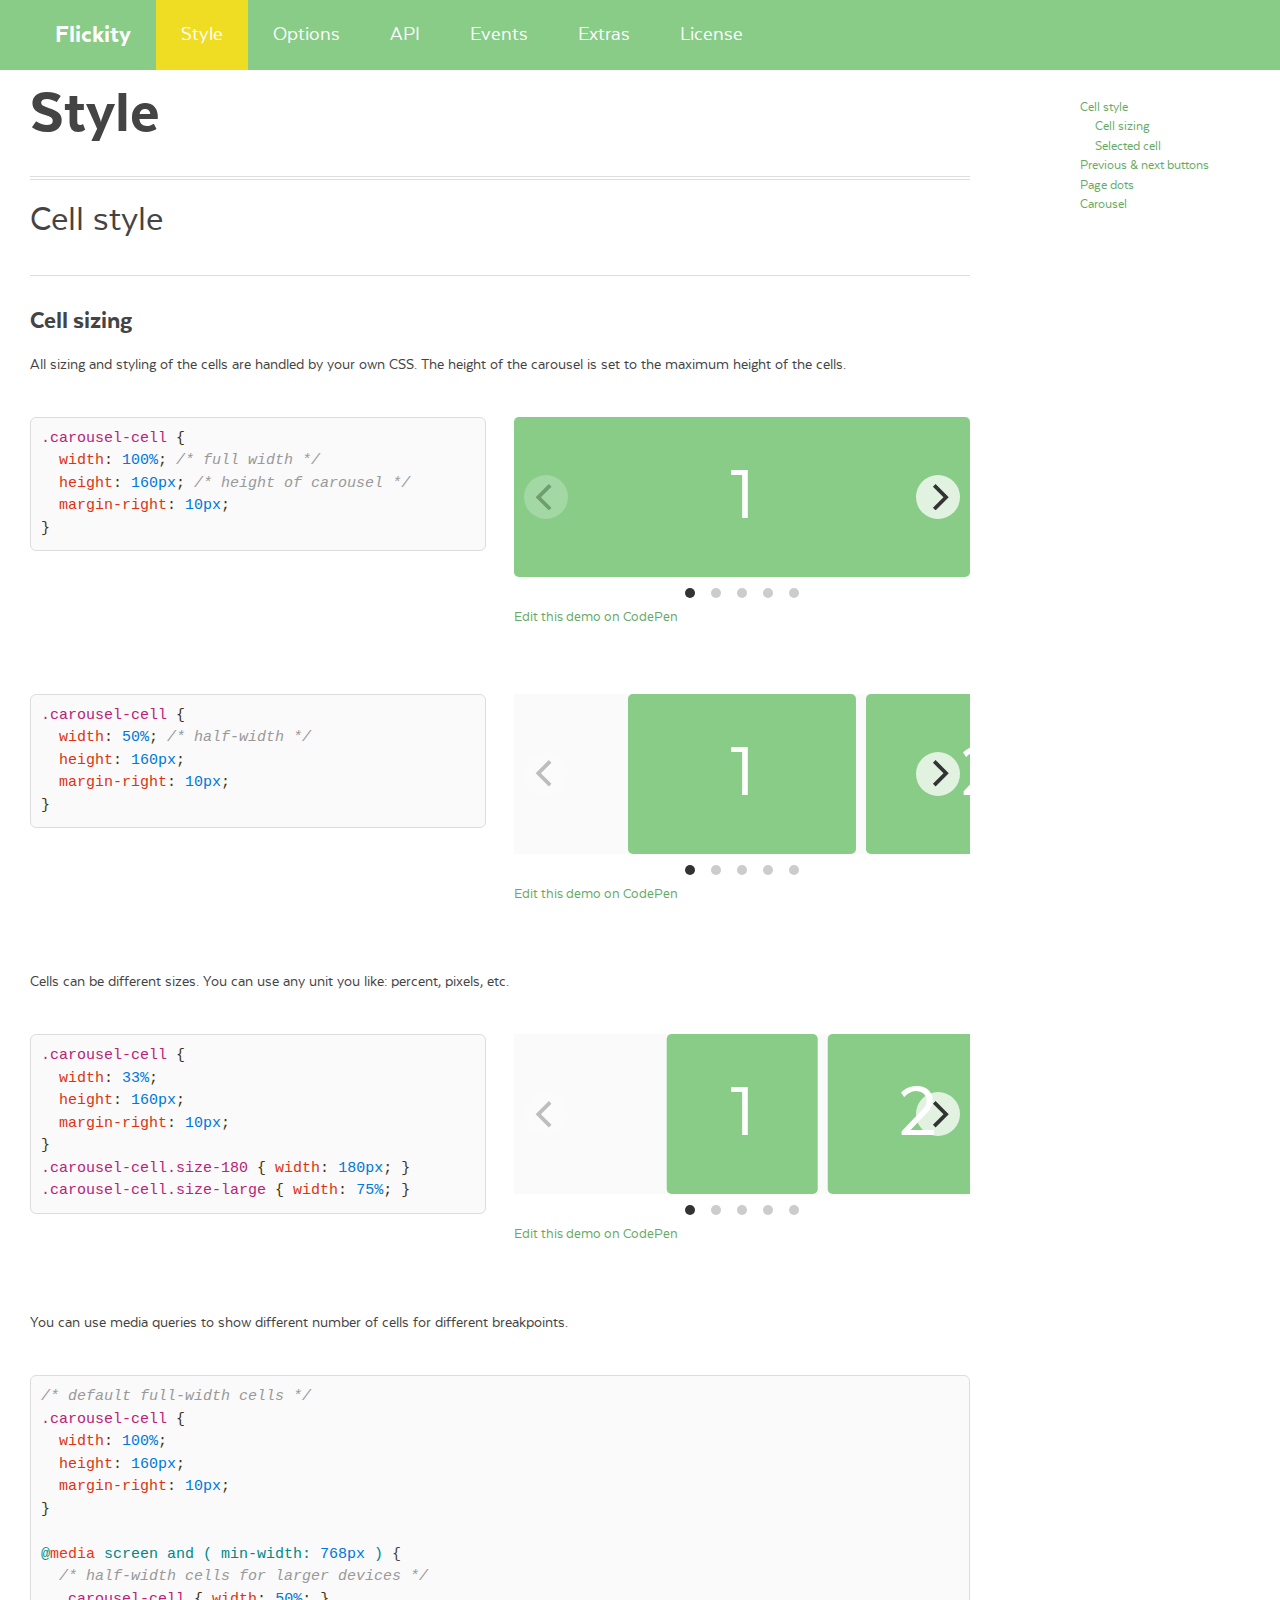
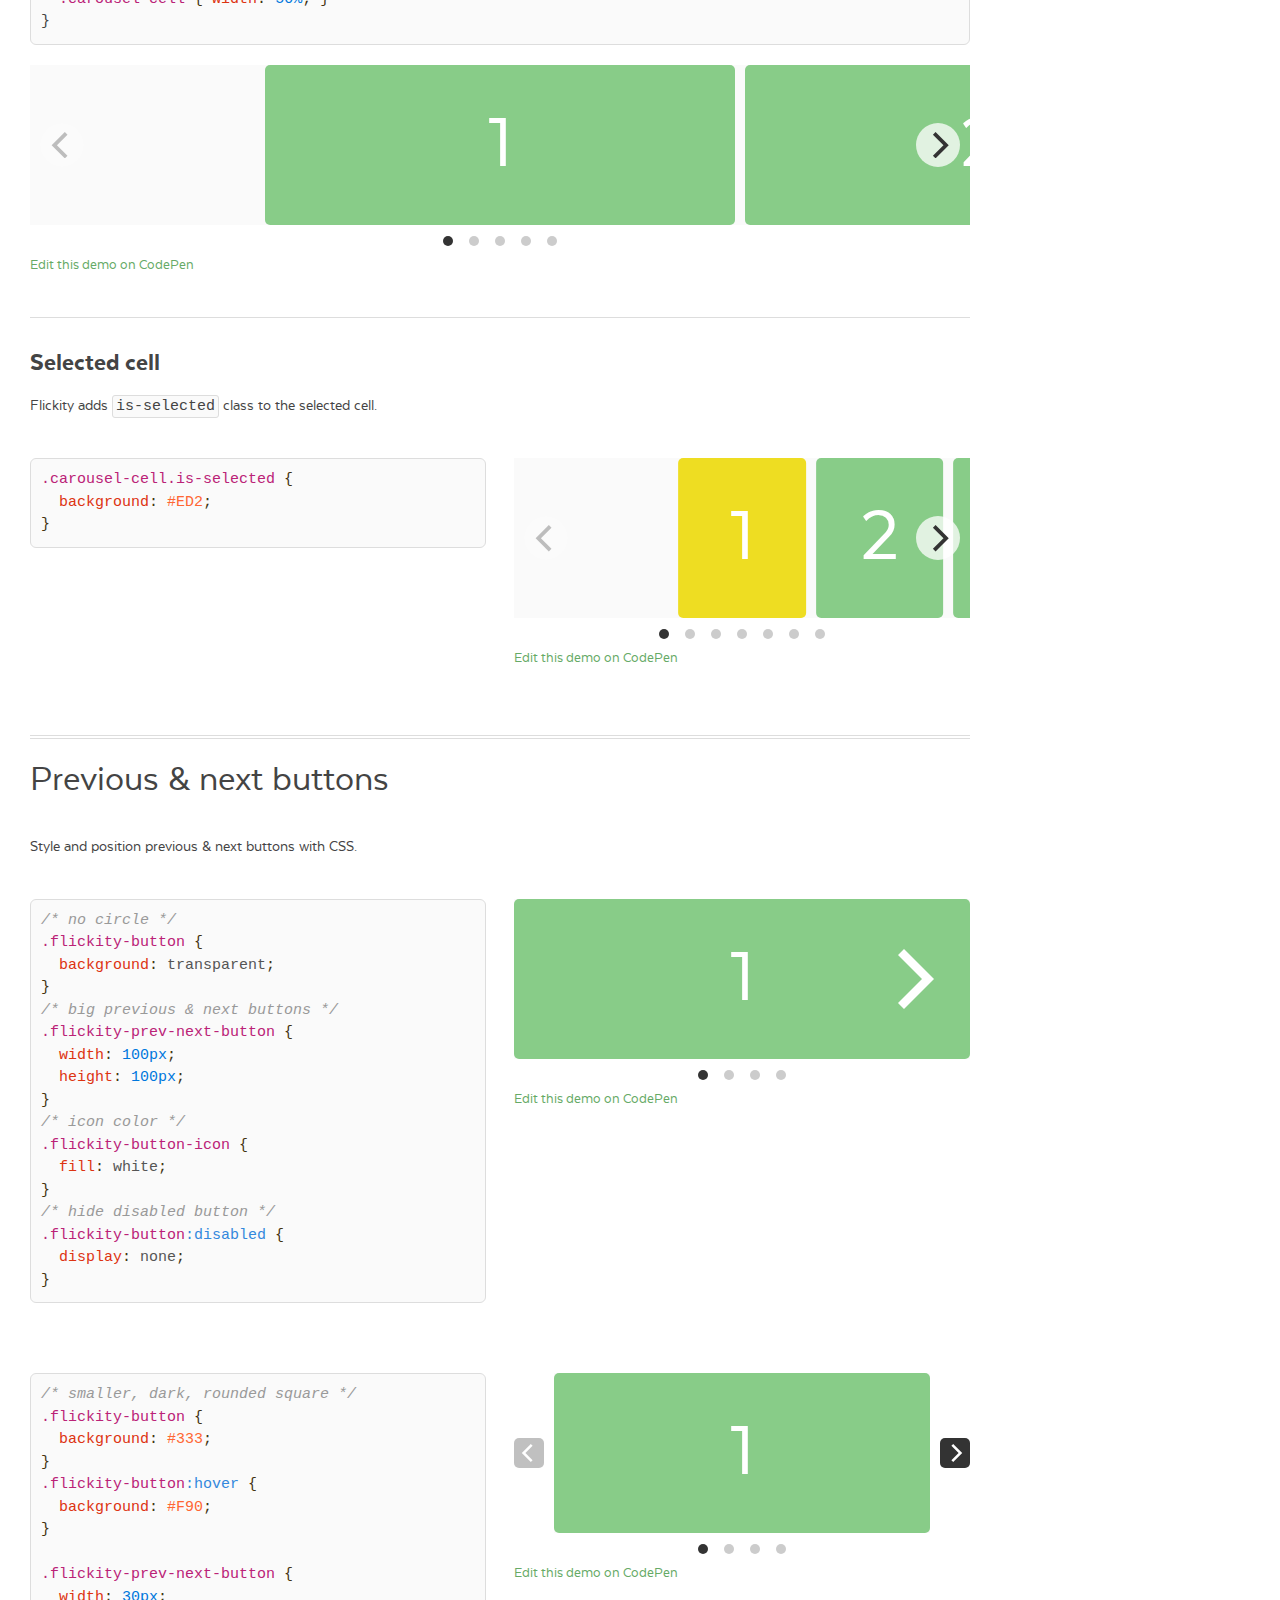
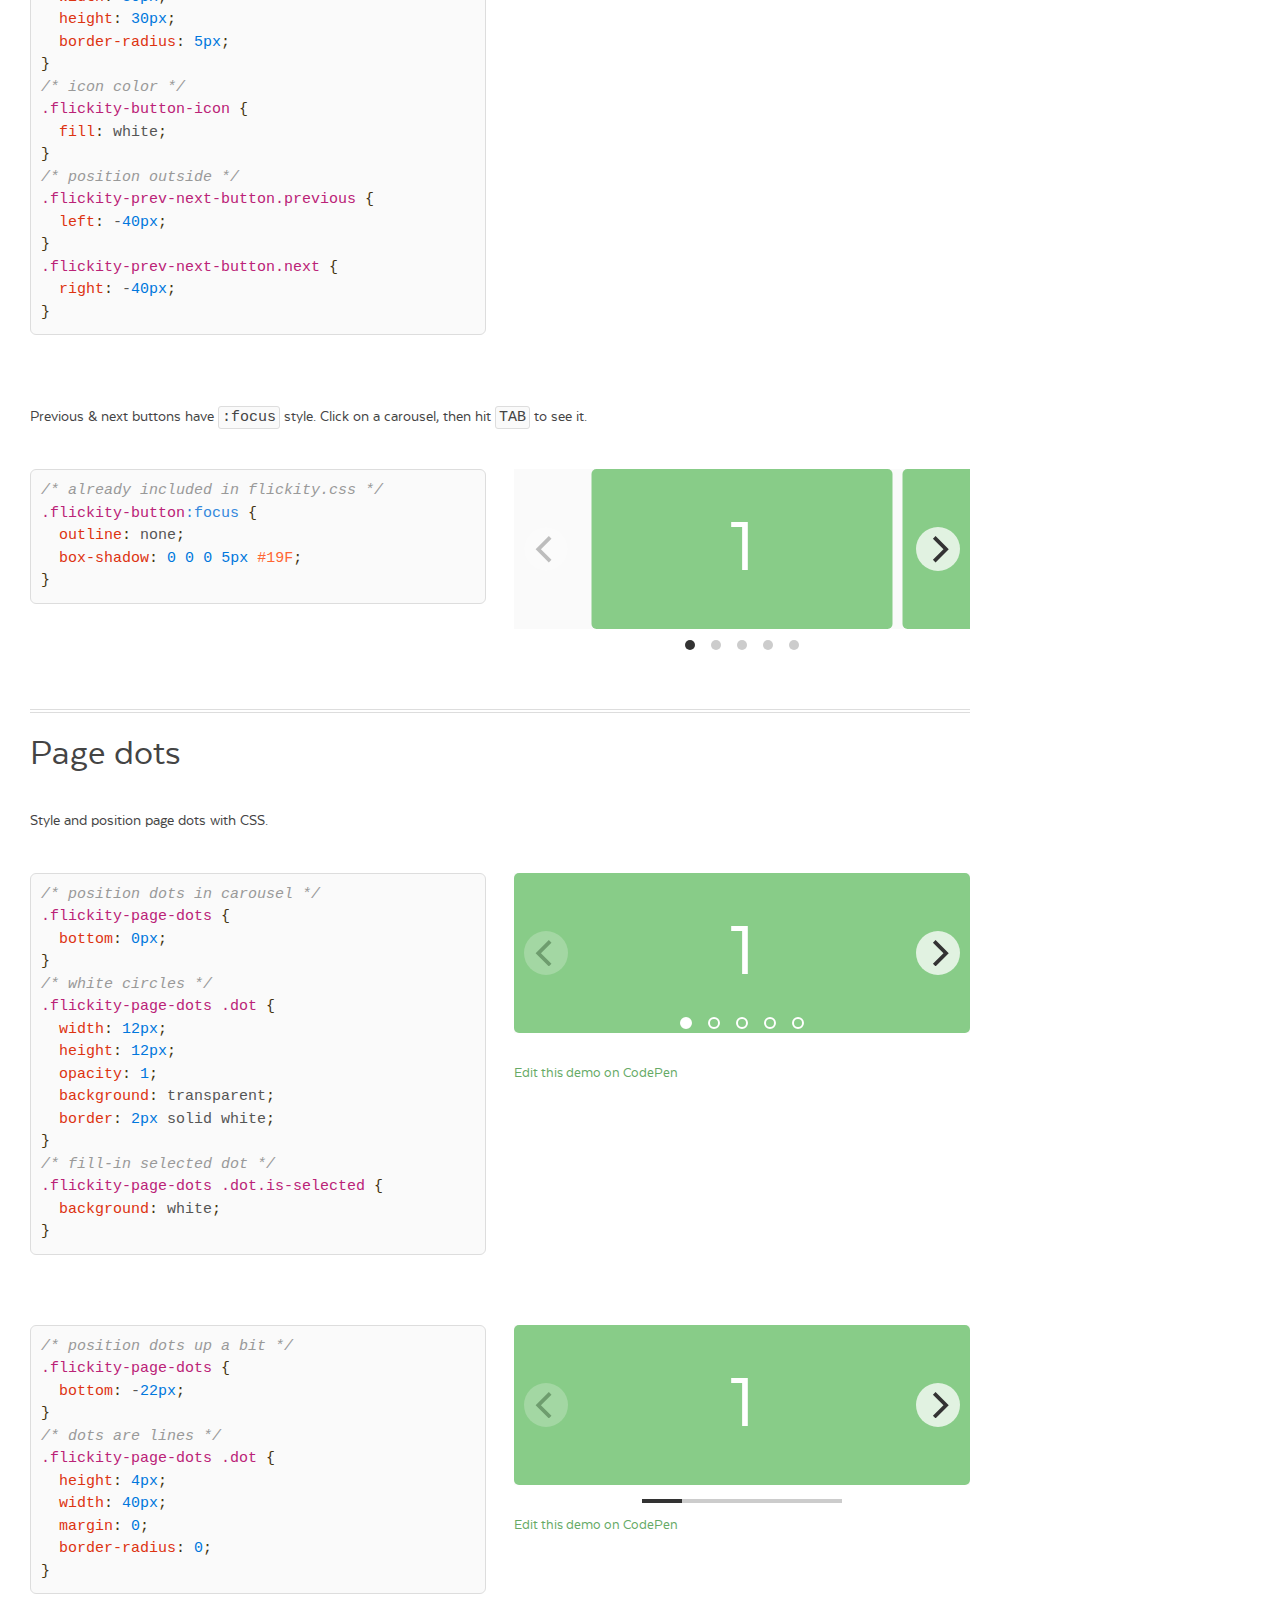
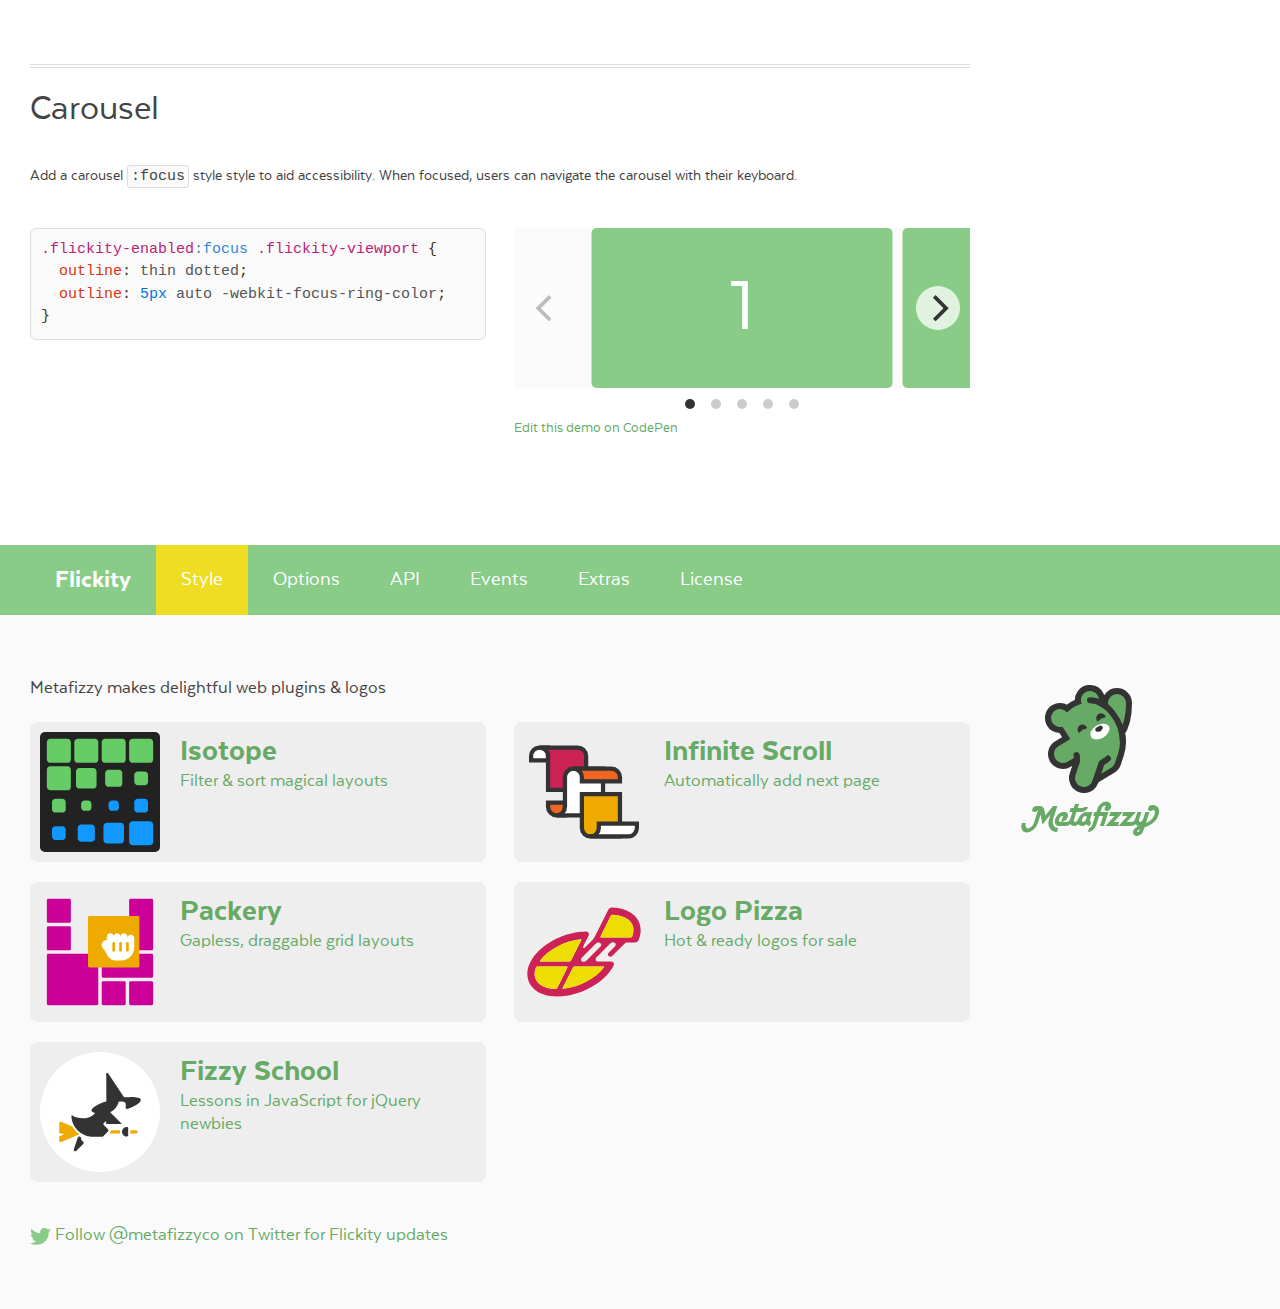
<file: lib/assets/vendor/flickity/style.html>
<!doctype html>
<html lang="en" class="export">
<head>
  <meta charset="utf-8">
  <meta name="description" content="Touch, responsive, flickable carousels">
  <meta name="viewport" content="width=device-width">

  <title>Flickity &#xB7; Style</title>

    <link rel="stylesheet" href="css/flickity-docs.css?6" media="screen">

  <meta name="twitter:card" content="summary">
  <meta name="twitter:site" content="@metafizzyco">
  <meta name="twitter:url" content="https://flickity.metafizzy.co/style.html">
  <meta name="twitter:title" content="Flickity Style">
  <meta name="twitter:description" content="Touch, responsive, flickable carousels">

</head>
<body class="page--style">


<nav class="site-nav">
  <div class="container">
    <ul class="site-nav__list">
      <li class="site-nav__item site-nav__item--homepage"><a href=".">Flickity</a></li>
      <li class="site-nav__item site-nav__item--style"><a href="style.html">Style</a></li>
      <li class="site-nav__item site-nav__item--options"><a href="options.html">Options</a></li>
      <li class="site-nav__item site-nav__item--api"><a href="api.html">API</a></li>
      <li class="site-nav__item site-nav__item--events"><a href="events.html">Events</a></li>
      <li class="site-nav__item site-nav__item--extras"><a href="extras.html">Extras</a></li>
      <li class="site-nav__item site-nav__item--license"><a href="license.html">License</a></li>
    </ul>
  </div>
</nav>


<div class="main">
  <div class="container">
      <h1 class="page-title">Style</h1>


    <ul class="page-nav" data-js="page-nav">
<li class="page-nav__item page-nav__item--h2"><a href="#cell-style">Cell style</a></li>
<li class="page-nav__item page-nav__item--h3"><a href="#cell-sizing">Cell sizing</a></li>
<li class="page-nav__item page-nav__item--h3"><a href="#selected-cell">Selected cell</a></li>
<li class="page-nav__item page-nav__item--h2"><a href="#previous-next-buttons">Previous &amp; next buttons</a></li>
<li class="page-nav__item page-nav__item--h2"><a href="#page-dots">Page dots</a></li>
<li class="page-nav__item page-nav__item--h2"><a href="#carousel">Carousel</a></li>
</ul>


<h2 id="cell-style">Cell style</h2>

<h3 id="cell-sizing">Cell sizing</h3>

<p>All sizing and styling of the cells are handled by your own CSS. The height of the carousel is set to the maximum height of the cells.</p>

<div class="example duo">
  <div class="example__code duo__cell">
<pre><code class="css"><span class="class">.carousel-cell</span> <span class="rules">{
  <span class="rule"><span class="attribute">width</span>:<span class="value"> <span class="number">100%</span></span></span>; <span class="comment">/* full width */</span>
  <span class="rule"><span class="attribute">height</span>:<span class="value"> <span class="number">160px</span></span></span>; <span class="comment">/* height of carousel */</span>
  <span class="rule"><span class="attribute">margin-right</span>:<span class="value"> <span class="number">10px</span></span></span>;
}</span>
</code></pre>
  </div>
  <div class="example__demo duo__cell">
    <div class="carousel carousel--full-width" data-flickity="">
      <div class="carousel-cell"></div>
      <div class="carousel-cell"></div>
      <div class="carousel-cell"></div>
      <div class="carousel-cell"></div>
      <div class="carousel-cell"></div>
    </div>
    <p class="edit-demo">
        <a href="https://codepen.io/desandro/pen/dPdyJK">Edit this demo on CodePen</a>
    </p>
  </div>
</div>

<div class="example duo">
  <div class="example__code duo__cell">
<pre><code class="css"><span class="class">.carousel-cell</span> <span class="rules">{
  <span class="rule"><span class="attribute">width</span>:<span class="value"> <span class="number">50%</span></span></span>; <span class="comment">/* half-width */</span>
  <span class="rule"><span class="attribute">height</span>:<span class="value"> <span class="number">160px</span></span></span>;
  <span class="rule"><span class="attribute">margin-right</span>:<span class="value"> <span class="number">10px</span></span></span>;
}</span>
</code></pre>
  </div>
  <div class="example__demo duo__cell">
    <div class="carousel carousel--half-width" data-flickity="">
      <div class="carousel-cell"></div>
      <div class="carousel-cell"></div>
      <div class="carousel-cell"></div>
      <div class="carousel-cell"></div>
      <div class="carousel-cell"></div>
    </div>
    <p class="edit-demo">
        <a href="https://codepen.io/desandro/pen/gbvOvy">Edit this demo on CodePen</a>
    </p>
  </div>
</div>

<p>Cells can be different sizes. You can use any unit you like: percent, pixels, etc.</p>

<div class="example duo">
  <div class="example__code duo__cell">
<pre><code class="css"><span class="class">.carousel-cell</span> <span class="rules">{
  <span class="rule"><span class="attribute">width</span>:<span class="value"> <span class="number">33%</span></span></span>;
  <span class="rule"><span class="attribute">height</span>:<span class="value"> <span class="number">160px</span></span></span>;
  <span class="rule"><span class="attribute">margin-right</span>:<span class="value"> <span class="number">10px</span></span></span>;
}</span>
<span class="class">.carousel-cell</span><span class="class">.size-180</span> <span class="rules">{ <span class="rule"><span class="attribute">width</span>:<span class="value"> <span class="number">180px</span></span></span>; }</span>
<span class="class">.carousel-cell</span><span class="class">.size-large</span> <span class="rules">{ <span class="rule"><span class="attribute">width</span>:<span class="value"> <span class="number">75%</span></span></span>; }</span>
</code></pre>
  </div>
  <div class="example__demo duo__cell">
    <div class="carousel carousel--various-widths" data-flickity="">
      <div class="carousel-cell"></div>
      <div class="carousel-cell size-180"></div>
      <div class="carousel-cell size-large"></div>
      <div class="carousel-cell"></div>
      <div class="carousel-cell size-large"></div>
    </div>
    <p class="edit-demo">
        <a href="https://codepen.io/desandro/pen/raJNdm">Edit this demo on CodePen</a>
    </p>
  </div>
</div>

<p>You can use media queries to show different number of cells for different breakpoints.</p>

<div class="example">
  <div class="example__code">
<pre><code class="css"><span class="comment">/* default full-width cells */</span>
<span class="class">.carousel-cell</span> <span class="rules">{
  <span class="rule"><span class="attribute">width</span>:<span class="value"> <span class="number">100%</span></span></span>;
  <span class="rule"><span class="attribute">height</span>:<span class="value"> <span class="number">160px</span></span></span>;
  <span class="rule"><span class="attribute">margin-right</span>:<span class="value"> <span class="number">10px</span></span></span>;
}</span>

<span class="at_rule">@<span class="keyword">media</span> screen and ( min-width: <span class="number">768px</span> ) </span>{
  <span class="comment">/* half-width cells for larger devices */</span>
  <span class="class">.carousel-cell</span> <span class="rules">{ <span class="rule"><span class="attribute">width</span>:<span class="value"> <span class="number">50%</span></span></span>; }</span>
}
</code></pre>
  </div>
  <div class="example__demo">
    <div class="carousel carousel--media-queried" data-flickity="">
      <div class="carousel-cell"></div>
      <div class="carousel-cell"></div>
      <div class="carousel-cell"></div>
      <div class="carousel-cell"></div>
      <div class="carousel-cell"></div>
    </div>
    <p class="edit-demo">
        <a href="https://codepen.io/desandro/pen/azqbGV">Edit this demo on CodePen</a>
    </p>
  </div>
</div>

<h3 id="selected-cell">Selected cell</h3>

<p>Flickity adds <code>is-selected</code> class to the selected cell.</p>

<div class="example duo">
  <div class="example__code duo__cell">
<pre><code class="css"><span class="class">.carousel-cell</span><span class="class">.is-selected</span> <span class="rules">{
  <span class="rule"><span class="attribute">background</span>:<span class="value"> <span class="hexcolor">#ED2</span></span></span>;
}</span>
</code></pre>
  </div>
  <div class="example__demo duo__cell">
    <div class="carousel carousel--selected-cell carousel--show-several" data-flickity="">
      <div class="carousel-cell"></div>
      <div class="carousel-cell"></div>
      <div class="carousel-cell"></div>
      <div class="carousel-cell"></div>
      <div class="carousel-cell"></div>
      <div class="carousel-cell"></div>
      <div class="carousel-cell"></div>
    </div>
    <p class="edit-demo">
        <a href="https://codepen.io/desandro/pen/YPezvR">Edit this demo on CodePen</a>
    </p>
  </div>
</div>


<h2 id="previous-next-buttons">Previous &amp; next buttons</h2>

<p>Style and position previous &amp; next buttons with CSS.</p>

<div class="example duo">
  <div class="example__code duo__cell">
<pre><code class="css"><span class="comment">/* no circle */</span>
<span class="class">.flickity-button</span> <span class="rules">{
  <span class="rule"><span class="attribute">background</span>:<span class="value"> transparent</span></span>;
}</span>
<span class="comment">/* big previous &amp; next buttons */</span>
<span class="class">.flickity-prev-next-button</span> <span class="rules">{
  <span class="rule"><span class="attribute">width</span>:<span class="value"> <span class="number">100px</span></span></span>;
  <span class="rule"><span class="attribute">height</span>:<span class="value"> <span class="number">100px</span></span></span>;
}</span>
<span class="comment">/* icon color */</span>
<span class="class">.flickity-button-icon</span> <span class="rules">{
  <span class="rule"><span class="attribute">fill</span>:<span class="value"> white</span></span>;
}</span>
<span class="comment">/* hide disabled button */</span>
<span class="class">.flickity-button</span><span class="pseudo">:disabled</span> <span class="rules">{
  <span class="rule"><span class="attribute">display</span>:<span class="value"> none</span></span>;
}</span>
</code></pre>
  </div>
  <div class="example__demo duo__cell">
    <div class="carousel carousel--full-width carousel--prev-next-big-arrow" data-flickity="">
      <div class="carousel-cell"></div>
      <div class="carousel-cell"></div>
      <div class="carousel-cell"></div>
      <div class="carousel-cell"></div>
    </div>
    <p class="edit-demo">
        <a href="https://codepen.io/desandro/pen/EaQxpb">Edit this demo on CodePen</a>
    </p>
  </div>
</div>

<div class="example duo">
  <div class="example__code duo__cell">
<pre><code class="css"><span class="comment">/* smaller, dark, rounded square */</span>
<span class="class">.flickity-button</span> <span class="rules">{
  <span class="rule"><span class="attribute">background</span>:<span class="value"> <span class="hexcolor">#333</span></span></span>;
}</span>
<span class="class">.flickity-button</span><span class="pseudo">:hover</span> <span class="rules">{
  <span class="rule"><span class="attribute">background</span>:<span class="value"> <span class="hexcolor">#F90</span></span></span>;
}</span>

<span class="class">.flickity-prev-next-button</span> <span class="rules">{
  <span class="rule"><span class="attribute">width</span>:<span class="value"> <span class="number">30px</span></span></span>;
  <span class="rule"><span class="attribute">height</span>:<span class="value"> <span class="number">30px</span></span></span>;
  <span class="rule"><span class="attribute">border-radius</span>:<span class="value"> <span class="number">5px</span></span></span>;
}</span>
<span class="comment">/* icon color */</span>
<span class="class">.flickity-button-icon</span> <span class="rules">{
  <span class="rule"><span class="attribute">fill</span>:<span class="value"> white</span></span>;
}</span>
<span class="comment">/* position outside */</span>
<span class="class">.flickity-prev-next-button</span><span class="class">.previous</span> <span class="rules">{
  <span class="rule"><span class="attribute">left</span>:<span class="value"> -<span class="number">40px</span></span></span>;
}</span>
<span class="class">.flickity-prev-next-button</span><span class="class">.next</span> <span class="rules">{
  <span class="rule"><span class="attribute">right</span>:<span class="value"> -<span class="number">40px</span></span></span>;
}</span>
</code></pre>
  </div>
  <div class="example__demo duo__cell">
    <div class="carousel carousel--full-width carousel--prev-next-small-outside" data-flickity="">
      <div class="carousel-cell"></div>
      <div class="carousel-cell"></div>
      <div class="carousel-cell"></div>
      <div class="carousel-cell"></div>
    </div>
    <p class="edit-demo">
        <a href="https://codepen.io/desandro/pen/zxRYMP">Edit this demo on CodePen</a>
    </p>
  </div>
</div>

<p>Previous &amp; next buttons have <code>:focus</code> style. Click on a carousel, then hit <kbd>TAB</kbd> to see it.</p>

<div class="example duo">
  <div class="example__code duo__cell">
<pre><code class="css"><span class="comment">/* already included in flickity.css */</span>
<span class="class">.flickity-button</span><span class="pseudo">:focus</span> <span class="rules">{
  <span class="rule"><span class="attribute">outline</span>:<span class="value"> none</span></span>;
  <span class="rule"><span class="attribute">box-shadow</span>:<span class="value"> <span class="number">0</span> <span class="number">0</span> <span class="number">0</span> <span class="number">5px</span> <span class="hexcolor">#19F</span></span></span>;
}</span>
</code></pre>
  </div>
  <div class="example__demo duo__cell">
    <div class="carousel" data-flickity="">
      <div class="carousel-cell"></div>
      <div class="carousel-cell"></div>
      <div class="carousel-cell"></div>
      <div class="carousel-cell"></div>
      <div class="carousel-cell"></div>
    </div>
  </div>
</div>


<h2 id="page-dots">Page dots</h2>

<p>Style and position page dots with CSS.</p>

<div class="example duo">
  <div class="example__code duo__cell">
<pre><code class="css"><span class="comment">/* position dots in carousel */</span>
<span class="class">.flickity-page-dots</span> <span class="rules">{
  <span class="rule"><span class="attribute">bottom</span>:<span class="value"> <span class="number">0px</span></span></span>;
}</span>
<span class="comment">/* white circles */</span>
<span class="class">.flickity-page-dots</span> <span class="class">.dot</span> <span class="rules">{
  <span class="rule"><span class="attribute">width</span>:<span class="value"> <span class="number">12px</span></span></span>;
  <span class="rule"><span class="attribute">height</span>:<span class="value"> <span class="number">12px</span></span></span>;
  <span class="rule"><span class="attribute">opacity</span>:<span class="value"> <span class="number">1</span></span></span>;
  <span class="rule"><span class="attribute">background</span>:<span class="value"> transparent</span></span>;
  <span class="rule"><span class="attribute">border</span>:<span class="value"> <span class="number">2px</span> solid white</span></span>;
}</span>
<span class="comment">/* fill-in selected dot */</span>
<span class="class">.flickity-page-dots</span> <span class="class">.dot</span><span class="class">.is-selected</span> <span class="rules">{
  <span class="rule"><span class="attribute">background</span>:<span class="value"> white</span></span>;
}</span>
</code></pre>
  </div>
  <div class="example__demo duo__cell">
    <div class="carousel carousel--full-width carousel--o-dots" data-flickity="">
      <div class="carousel-cell"></div>
      <div class="carousel-cell"></div>
      <div class="carousel-cell"></div>
      <div class="carousel-cell"></div>
      <div class="carousel-cell"></div>
    </div>
    <p class="edit-demo">
        <a href="https://codepen.io/desandro/pen/EaQaYL">Edit this demo on CodePen</a>
    </p>
  </div>
</div>

<div class="example duo">
  <div class="example__code duo__cell">
<pre><code class="css"><span class="comment">/* position dots up a bit */</span>
<span class="class">.flickity-page-dots</span> <span class="rules">{
  <span class="rule"><span class="attribute">bottom</span>:<span class="value"> -<span class="number">22px</span></span></span>;
}</span>
<span class="comment">/* dots are lines */</span>
<span class="class">.flickity-page-dots</span> <span class="class">.dot</span> <span class="rules">{
  <span class="rule"><span class="attribute">height</span>:<span class="value"> <span class="number">4px</span></span></span>;
  <span class="rule"><span class="attribute">width</span>:<span class="value"> <span class="number">40px</span></span></span>;
  <span class="rule"><span class="attribute">margin</span>:<span class="value"> <span class="number">0</span></span></span>;
  <span class="rule"><span class="attribute">border-radius</span>:<span class="value"> <span class="number">0</span></span></span>;
}</span>
</code></pre>
  </div>
  <div class="example__demo duo__cell">
    <div class="carousel carousel--full-width carousel--line-dots" data-flickity="">
      <div class="carousel-cell"></div>
      <div class="carousel-cell"></div>
      <div class="carousel-cell"></div>
      <div class="carousel-cell"></div>
      <div class="carousel-cell"></div>
    </div>
    <p class="edit-demo">
        <a href="https://codepen.io/desandro/pen/ByYyao">Edit this demo on CodePen</a>
    </p>
  </div>
</div>


<h2 id="carousel">Carousel</h2>

<p>Add a carousel <code>:focus</code> style style to aid accessibility. When focused, users can navigate the carousel with their keyboard.</p>

<div class="example duo">
  <div class="example__code duo__cell">
<pre><code class="css"><span class="class">.flickity-enabled</span><span class="pseudo">:focus</span> <span class="class">.flickity-viewport</span> <span class="rules">{
  <span class="rule"><span class="attribute">outline</span>:<span class="value"> thin dotted</span></span>;
  <span class="rule"><span class="attribute">outline</span>:<span class="value"> <span class="number">5px</span> auto -webkit-focus-ring-color</span></span>;
}</span>
</code></pre>
  </div>
  <div class="example__demo duo__cell">
    <div class="carousel carousel--carousel-focus" data-flickity="">
      <div class="carousel-cell"></div>
      <div class="carousel-cell"></div>
      <div class="carousel-cell"></div>
      <div class="carousel-cell"></div>
      <div class="carousel-cell"></div>
    </div>
    <p class="edit-demo">
        <a href="https://codepen.io/desandro/pen/RNQOGm">Edit this demo on CodePen</a>
    </p>
  </div>
</div>


  </div>
</div>

<nav class="site-nav">
  <div class="container">
    <ul class="site-nav__list">
      <li class="site-nav__item site-nav__item--homepage"><a href=".">Flickity</a></li>
      <li class="site-nav__item site-nav__item--style"><a href="style.html">Style</a></li>
      <li class="site-nav__item site-nav__item--options"><a href="options.html">Options</a></li>
      <li class="site-nav__item site-nav__item--api"><a href="api.html">API</a></li>
      <li class="site-nav__item site-nav__item--events"><a href="events.html">Events</a></li>
      <li class="site-nav__item site-nav__item--extras"><a href="extras.html">Extras</a></li>
      <li class="site-nav__item site-nav__item--license"><a href="license.html">License</a></li>
    </ul>
  </div>
</nav>

<footer class="site-footer">

  <div class="container">

    <p class="site-footer__copy">Metafizzy makes delightful web plugins &amp; logos</p>

    <div class="showcase">
    
      <ul class="showcase-item-list">
          <li class="showcase-item">
            <a class="showcase-item__link" href="https://isotope.metafizzy.co">
              <div class="showcase-item__image">
                  <svg class="isotope-illo" xmlns="http://www.w3.org/2000/svg" viewbox="0 0 350 350" width="100" height="100">
                    <path class="isotope-illo__color1" fill="#6C6" d="M80 170H30c-6 0-10-5-10-10v-50c0-6 5-10 10-10h50c6 0 10 5 10 10v50C90 166 86 170 80 170z"/>
                    <path class="isotope-illo__color1" fill="#6C6" d="M80 90H30c-6 0-10-5-10-10V30c0-6 5-10 10-10h50c6 0 10 5 10 10v50C90 86 86 90 80 90z"/>
                    <path class="isotope-illo__color1" fill="#6C6" d="M160 90h-50c-6 0-10-5-10-10V30c0-6 5-10 10-10h50c6 0 10 5 10 10v50C170 86 166 90 160 90z"/>
                    <path class="isotope-illo__color1" fill="#6C6" d="M240 90h-50c-6 0-10-5-10-10V30c0-6 5-10 10-10h50c6 0 10 5 10 10v50C250 86 246 90 240 90z"/>
                    <path class="isotope-illo__color1" fill="#6C6" d="M320 90h-50c-6 0-10-5-10-10V30c0-6 5-10 10-10h50c6 0 10 5 10 10v50C330 86 326 90 320 90z"/>
                    <path class="isotope-illo__color1" fill="#6C6" d="M155 165h-40c-6 0-10-5-10-10v-40c0-6 5-10 10-10h40c6 0 10 5 10 10v40 C165 161 161 165 155 165z"/>
                    <path class="isotope-illo__color1" fill="#6C6" d="M230 160h-30c-6 0-10-5-10-10v-30c0-6 5-10 10-10h30c6 0 10 5 10 10v30 C240 156 236 160 230 160z"/>
                    <path class="isotope-illo__color1" fill="#6C6" d="M305 155h-20c-6 0-10-5-10-10v-20c0-6 5-10 10-10h20c6 0 10 5 10 10v20 C315 151 311 155 305 155z"/>
                    <path class="isotope-illo__color1" fill="#6C6" d="M65 235H45c-6 0-10-5-10-10v-20c0-6 5-10 10-10h20c6 0 10 5 10 10v20C75 231 71 235 65 235z"/>
                    <path class="isotope-illo__color1" fill="#6C6" d="M140 230h-10c-6 0-10-5-10-10v-10c0-6 5-10 10-10h10c6 0 10 5 10 10v10 C150 226 146 230 140 230z"/>
                    <path class="isotope-illo__color2" fill="#19F" d="M305 235h-20c-6 0-10-5-10-10v-20c0-6 5-10 10-10h20c6 0 10 5 10 10v20 C315 231 311 235 305 235z"/>
                    <path class="isotope-illo__color2" fill="#19F" d="M65 315H45c-6 0-10-5-10-10v-20c0-6 5-10 10-10h20c6 0 10 5 10 10v20C75 311 71 315 65 315z"/>
                    <path class="isotope-illo__color2" fill="#19F" d="M150 320h-30c-6 0-10-5-10-10v-30c0-6 5-10 10-10h30c6 0 10 5 10 10v30 C160 316 156 320 150 320z"/>
                    <path class="isotope-illo__color2" fill="#19F" d="M220 230h-10c-6 0-10-5-10-10v-10c0-6 5-10 10-10h10c6 0 10 5 10 10v10 C230 226 226 230 220 230z"/>
                    <path class="isotope-illo__color2" fill="#19F" d="M235 325h-40c-6 0-10-5-10-10v-40c0-6 5-10 10-10h40c6 0 10 5 10 10v40 C245 321 241 325 235 325z"/>
                    <path class="isotope-illo__color2" fill="#19F" d="M320 330h-50c-6 0-10-5-10-10v-50c0-6 5-10 10-10h50c6 0 10 5 10 10v50 C330 326 326 330 320 330z"/>
                  </svg>
              </div>
              <div class="showcase-item__text">
                <h3 class="showcase-item__title">Isotope</h3>
                <p class="showcase-item__description">Filter &amp; sort magical layouts</p>
              </div>
            </a>
          </li>
    
          <li class="showcase-item">
            <a class="showcase-item__link" href="https://infinite-scroll.com">
              <div class="showcase-item__image">
                  <svg class="infinite-scroll-illo" xmlns="http://www.w3.org/2000/svg" viewbox="0 0 520 520" width="200" height="200">
                    <path class="infinite-scroll-illo__page infinite-scroll-illo__page--back" d="M90,110H10V90c0-22,18-40,40-40h40V110z"/>
                    <path class="infinite-scroll-illo__page infinite-scroll-illo__page--front1" d="M270,90L270,90c0-22-18-40-40-40h0H50h0c22,0,40,18,40,40v0v0v160h180V90z"/>
                    <path class="infinite-scroll-illo__page infinite-scroll-illo__page--front2" d="M170,330v-20H90v20v0c0,22,18,40,40,40h0h40V330z"/>
                    <path class="infinite-scroll-illo__page infinite-scroll-illo__page--back" d="M350,150H210c-22,0-40,18-40,40v140v0c0,22-18,40-40,40h0h220V150z"/>
                    <path class="infinite-scroll-illo__page infinite-scroll-illo__page--front3" d="M430,470V270H250v160c0,22,18,40,40,40H430z"/>
                    <path class="infinite-scroll-illo__page infinite-scroll-illo__page--front2" d="M250,190v20h180v-20c0-22-18-40-40-40H210h0C232,150,250,168,250,190L250,190z"/>
                    <path class="infinite-scroll-illo__page infinite-scroll-illo__page--back" d="M330,410v20v0c0,22-18,40-40,40h0h180c22,0,40-18,40-40v-20H330z"/>
                  </svg>
              </div>
              <div class="showcase-item__text">
                <h3 class="showcase-item__title">Infinite Scroll</h3>
                <p class="showcase-item__description">Automatically add next page</p>
              </div>
            </a>
          </li>
    
    
          <li class="showcase-item">
            <a class="showcase-item__link" href="https://packery.metafizzy.co">
              <div class="showcase-item__image">
                  <svg class="packery-illo" xmlns="http://www.w3.org/2000/svg" viewbox="0 0 700 700" width="100" height="100">
                    <path class="packery-illo__item" fill="#C09" d="M172 180H48c-4 0-8-4-8-8V48c0-4 4-8 8-8h124c4 0 8 4 8 8v124C180 176 176 180 172 180z"/>
                    <path class="packery-illo__item" fill="#C09" d="M172 340H48c-4 0-8-4-8-8V208c0-4 4-8 8-8h124c4 0 8 4 8 8v124C180 336 176 340 172 340z"/>
                    <path class="packery-illo__item" fill="#C09" d="M492 660H368c-4 0-8-4-8-8V528c0-4 4-8 8-8h124c4 0 8 4 8 8v124C500 656 496 660 492 660z"/>
                    <path class="packery-illo__item" fill="#C09" d="M652 660H528c-4 0-8-4-8-8V528c0-4 4-8 8-8h124c4 0 8 4 8 8v124C660 656 656 660 652 660z"/>
                    <path class="packery-illo__item" fill="#C09" d="M652 500H368c-4 0-8-4-8-8V368c0-4 4-8 8-8h284c4 0 8 4 8 8v124C660 496 656 500 652 500z"/>
                    <path class="packery-illo__item" fill="#C09" d="M332 660H48c-4 0-8-4-8-8V368c0-4 4-8 8-8h284c4 0 8 4 8 8v284C340 656 336 660 332 660z"/>
                    <path class="packery-illo__item" fill="#C09" d="M652 340H528c-4 0-8-4-8-8V48c0-4 4-8 8-8h124c4 0 8 4 8 8v284C660 336 656 340 652 340z"/>
                    <path class="packery-illo__draggie" fill="#EA0" d="M572 440H288c-4 0-8-4-8-8V148c0-4 4-8 8-8h284c4 0 8 4 8 8v284C580 436 576 440 572 440z"/>
                    <g>
                      <path class="packery-illo__hand" fill="white" d="M530 250c-11 0-20 9-20 20v-10c0-11-9-20-20-20s-20 9-20 20c0-11-9-20-20-20s-20 9-20 20c0-11-9-20-20-20
                        s-20 9-20 20v20c-17 0-30 13-30 30c0 11 6 20 14 25l19 35c10 18 30 30 51 30h28
                        c43 0 78-35 78-78V270C550 259 541 250 530 250z"/>
                      <line class="packery-illo__hand-line" stroke="#EA0" fill="none" stroke-width="16" stroke-linecap="round" x1="430" y1="300" x2="430" y2="340"/>
                      <line class="packery-illo__hand-line" stroke="#EA0" fill="none" stroke-width="16" stroke-linecap="round" x1="470" y1="300" x2="470" y2="340"/>
                      <line class="packery-illo__hand-line" stroke="#EA0" fill="none" stroke-width="16" stroke-linecap="round" x1="510" y1="300" x2="510" y2="340"/>
                    </g>
                  </svg>
              </div>
              <div class="showcase-item__text">
                <h3 class="showcase-item__title">Packery</h3>
                <p class="showcase-item__description">Gapless, draggable grid layouts</p>
              </div>
            </a>
          </li>
    
          <li class="showcase-item">
            <a class="showcase-item__link" href="http://logo.pizza">
              <div class="showcase-item__image">
                  <svg class="logo-pizza-illo" xmlns="http://www.w3.org/2000/svg" viewbox="0 0 700 700" width="100" height="100">
                    <path class="logo-pizza-illo__outline" fill="#C25" d="M513 91c-9-0-17 5-21 12l-80 160c-3 5-6 10-11 15l-47 47
                      c-5 5-12-1-9-7l32-64c5-11-2-23-14-23h-0c-121 0-268 70-327 180
                      C-9 497 35 609 196 609c138 0 279-85 327-180v0c5-11-2-23-14-23h-77c-13 0-19-15-10-24
                      l81-81c5-5 11-8 18-8l0 0c13 0 19 15 10 24L494 354c-6 6-6 14 0 20c3 3 6 4 10 4
                      c4 0 7-1 10-4l80-80h53c9 0 17-5 21-13C707 190 656 97 513 91z M334 281l-59 117
                      c-2 5-7 8-13 8H97c-4 0-6-4-3-7c49-64 143-114 236-124C333 275 335 278 334 281z
                       M70 441c2-4 6-7 10-7h168c4 0 7 4 5 8l-59 118c-2 4-6 6-11 6
                      C106 565 38 521 70 441z M466 441c-49 64-143 114-236 124c-3 0-6-3-4-6l59-117
                      c2-5 7-8 13-8h166C466 434 468 438 466 441z M446 318l-81 81c-5 5-11 8-18 8l0 0
                      c-13 0-19-15-10-24l81-81c5-5 11-8 18-8l0 0C449 294 455 309 446 318z M447 258L506 139
                      c2-4 6-7 11-6c101 7 140 60 114 126c-2 4-6 7-10 7H452C448 266 445 262 447 258z"/>
                    <path class="logo-pizza-illo__slice" fill="#ED0" d="M334 281l-59 117c-2 5-7 8-13 8H97c-4 0-6-4-3-7
                      c49-64 143-114 236-124C333 275 335 278 334 281z"/>
                    <path class="logo-pizza-illo__slice" fill="#ED0" d="M70 441c2-4 6-7 10-7h168c4 0 7 4 5 8l-59 118c-2 4-6 6-11 6
                      C106 565 38 521 70 441z"/>
                    <path class="logo-pizza-illo__slice" fill="#ED0" d="M466 441c-49 64-143 114-236 124c-3 0-6-3-4-6l59-117
                      c2-5 7-8 13-8h166C466 434 468 438 466 441z"/>
                    <path class="logo-pizza-illo__slice" fill="#ED0" d="M447 258L506 139c2-4 6-7 11-6c101 7 140 60 114 126c-2 4-6 7-10 7H452
                      C448 266 445 262 447 258z"/>
                  </svg>
              </div>
              <div class="showcase-item__text">
                <h3 class="showcase-item__title">Logo Pizza</h3>
                <p class="showcase-item__description">Hot &amp; ready logos for sale</p>
              </div>
            </a>
          </li>
    
          <li class="showcase-item">
            <a class="showcase-item__link" href="http://fizzy.school">
              <div class="showcase-item__image">
                  <svg class="witchie-logo" xmlns="http://www.w3.org/2000/svg" viewbox="0 0 1000 1000" width="200" height="200">
                    <circle class="witchie-logo__moon" fill="white" cx="500" cy="500" r="500"/>
                    <path class="witchie-logo__broom" fill="#EA0" d="M582 675a35 35 0 0 0 8-20 3 3 0 0 1 3-2h71a3 3 0 0 1 3 3 59 59 0 0 0 0 20 3 3 0 0 1-3 3h-79A3 3 0 0 1 582 675Zm219 4a13 13 0 0 0 13-14c-1-7-7-12-14-12h-44a3 3 0 0 0-3 3v21a3 3 0 0 0 3 3ZM299 660a203 203 0 0 1-27-36 8 8 0 0 0-4-3L178 582a13 13 0 0 0-18 12v77a8 8 0 0 0 8 8h22a5 5 0 0 1 2 10L164 703a8 8 0 0 0-4 7v28a13 13 0 0 0 18 12l146-63a3 3 0 0 0 1-5A197 197 0 0 1 299 660Z"/>
                    <path class="witchie-logo__dress" fill="#333" d="M326 705h4a13 13 0 0 1 13 13v8a13 13 0 0 0 4 9l13 13a13 13 0 0 1 0 19l-56 56c-10 10-26-0-22-13L314 714A13 13 0 0 1 326 705Zm397-79c-27 0-47 26-37 54 3 7 11 16 17 19a42 42 0 0 0 19 5 38 38 0 0 0 7-1 8 8 0 0 0 6-8v-62a8 8 0 0 0-6-8 38 38 0 0 0-7-1M840 397c-3-15-33-23-77-23a521 521 0 0 0-59 4 5 5 0 0 1-5-2L567 177a8 8 0 0 0-7-4 8 8 0 0 0-8 8l1 227a5 5 0 0 1-4 5c-74 24-123 55-119 76 2 8 11 14 26 18a3 3 0 0 1 1 4l-11 11c-20 20-56 30-92 30-31 0-63-8-84-23a5 5 0 0 0-3-1 5 5 0 0 0-5 5c0 78 68 173 183 173h75a10 10 0 0 0 7-3l38-38a16 16 0 0 0 0-23l-34-34a10 10 0 0 1 0-14l15-15a3 3 0 0 1 5 2v15a5 5 0 0 0 5 5H674a4 4 0 0 0 3-7l-90-90a3 3 0 0 1 1-4c34-19 59-49 67-84a3 3 0 0 1 2-2c6-1 12-1 17-1 22 0 37 5 39 14 1 6 3 11 2 17-5 17 1 31 8 31a6 6 0 0 0 2-0C797 448 845 419 840 397Z"/>
                  </svg>
              </div>
              <div class="showcase-item__text">
                <h3 class="showcase-item__title">Fizzy School</h3>
                <p class="showcase-item__description">Lessons in JavaScript for jQuery newbies</p>
              </div>
            </a>
          </li>
    
      </ul> 
    
    </div>

    <p class="site-footer__copy">
      <a href="https://twitter.com/metafizzyco">
        <svg class="twitter-logo" xmlns="http://www.w3.org/2000/svg" viewbox="0 0 512 512" width="30" height="30">
          <path d="M512 97c-19 8-39 14-60 16 22-13 38-34 46-58-20 12-43 21-67 25-19-19-46-32-77-32-58 0-117 52-102 129-87-4-165-46-216-110-24 40-19 107 32 140-17 0-33-5-48-13v1c0 51 36 93 84 103-15 4-34 5-47 2 13 42 52 72 98 73-47 36-96 49-155 44 46 30 102 47 161 47 197 0 306-168 299-312 20-15 38-34 52-55z"/>
        </svg>
        Follow @metafizzyco on Twitter for Flickity updates
      </a>
    </p>

    <div class="mfzy-brand">
      <a class="mfzy-brand__link" href="https://metafizzy.co">
        <svg class="mfzy-logo" xmlns="http://www.w3.org/2000/svg" xmlns:xlink="http://www.w3.org/1999/xlink" viewbox="0 0 144 144" width="36" height="36">
          <title>Metafizzy logo</title>
          <defs>
            <path id="mfzy-logo__body" d="M 120 24 a 12 12 0 0 0-24 0 a 72 72 0 0 1 -1 11
              a 40 40 0 0 0 -13 -8.5 A 12 12 0 1 0 61.1 25.1 c -8 2 -14 6 -19.6 11.6 
              A 12 12 0 1 0 35.3 55.5 L 45.8 72.1 l -16 9.6 A 12 12 0 0 0 42.2 102.3
              L 58 92.8 a 20 20 0 0 1 -0.2 11.9 l -5.2 15.5 a 12 12 0 0 0 22.8 7.6
              l 1.1 -3.3 l 23.7 -14.2 a 12 12 0 0 0 5.2 -6.5 l 4 -12 A 50 50 0 0 0 111.9 76
              a 52 52 0 0 0 -1.6 -12.8 C 115 57 120 44 120 24Z"/>
            <path id="mfzy-logo__eye" d="M 0 6.5 a 6.5 6.5 0 0 1 13 0 c 0 3.5 -3 0.5 -6.5 0.5 s -6.5 3 -6.5 -0.5 Z"/>
            <clippath id="mfzy-logo__body-clip">
              <use xlink:href="#mfzy-logo__body"/>
            </clippath>
          </defs>
          <use class="mfzy-logo__body-outline" xlink:href="#mfzy-logo__body" fill="#333" stroke="#333" stroke-width="16"/>
          <use class="mfzy-logo__body-fill" xlink:href="#mfzy-logo__body"/>
          <g class="mfzy-logo__stripes" clip-path="url(#mfzy-logo__body-clip)">
            <rect fill="#E62" x="16" width="120" height="138"/>
            <path fill="#C25" d="M96 24L16 72V0h80v24z"/>
            <path fill="#EA0" d="M116 70L16 130v-26l95-57 5 23z"/>
            <path fill="#19F" d="M136 138H16v-8l120-72v80z"/>
          </g>
          <path class="mfzy-logo__cut-ins" stroke="#333" fill="none" stroke-linecap="round" stroke-linejoin="round" stroke-width="8" d="M 72 20.4 c 23 0 44 29 44 56
            M 54 103.4 a 16 16 0 0 0 0 -10
            M 96 98 c -2 2 -8 6 -8.5,6 l -8.4 25.1"/>
          <g transform="translate(53 57) rotate(-31)">
            <ellipse class="mfzy-logo__snout" cx="25" cy="21" rx="14" ry="9" fill="#FFF"/>
            <use class="mfzy-logo__feature" xlink:href="#mfzy-logo__eye" fill="#333"/>
            <use class="mfzy-logo__feature" xlink:href="#mfzy-logo__eye" fill="#333" transform="translate(29 0)"/>
            <path class="mfzy-logo__feature" d="M 28.6 14 a 3 3 0 0 1 1.3 5.6 l -2.6 1.2 a 3 3 0 0 1 -2.6 0
              l -2.6 -1.2 a 3 3 0 0 1 1.3 -5.6 Z" fill="#333"/>
          </g>
        </svg>
        <svg class="mfzy-wordmark" xmlns="http://www.w3.org/2000/svg" viewbox="0 0 280 80" fill="none" stroke="#333" width="140" height="40">
          <g transform="skewX(-18)">
            <path stroke-width="8" d="M38 20h6c4 0 7 2 9 6l9 18l12-24h2v22
            a20 22 0 0 0 20 22M48 22v28a12 15 0 0 1-24 0M98 44a6 6 0 0 0 0-12h-2
            a8 10 0 0 0 0 20h14a8 10 0 0 0 8-10M118 12v30a8 10 0 0 0 16 0M150 36
            q-4-4-8-4a8 10 0 1 0 8 10m0-14v14a8 10 0 0 0 8 10M184 20a9 9 0 0 0-18 0
            v34a8 10 0 0 1-8 10M158 32h24v24M190 32h18l-12 20h18M216 32h18l-12 20h18
            a8 10 0 0 0 8-10m0-14v14a8 10 0 0 0 16 0m0-14v38a6 6 0 0 1-12 0
            c0-12 32-8 32-32c0-10-6-16-15-16M108 24h24a6 6 0 0 0 6-6M102 38h-4"/>
            <g stroke-width="6">
              <circle cx="38" cy="22" r="3"/>
              <circle cx="182" cy="20" r="3"/>
              <circle cx="269" cy="20" r="3"/>
            </g>
          </g>
        </svg>
      </a>
    </div>

  </div>

</footer>

  <script src="js/flickity-docs.min.js?2"></script>


</body>
</html>
</file>
<file: index.css>
/* loading page  */

.spinner-wrapper {
    position: fixed;
    z-index: 999999;
    top: 0;
    right: 0;
    bottom: 0;
    left: 0;
    background: #113448;
}

.spinner {
    position: absolute;
    top: 50%;
    /* centers the loading animation vertically one the screen */
    left: 50%;
    /* centers the loading animation horizontally one the screen */
    width: 3.75rem;
    height: 1.25rem;
    margin: -0.625rem 0 0 -1.875rem;
    /* is width and height divided by two */
    text-align: center;
}

.spinner>div {
    display: inline-block;
    width: 1rem;
    height: 1rem;
    border-radius: 100%;
    background-color: #fff;
    -webkit-animation: sk-bouncedelay 1.4s infinite ease-in-out both;
    animation: sk-bouncedelay 1.4s infinite ease-in-out both;
}

.spinner .bounce1 {
    -webkit-animation-delay: -0.32s;
    animation-delay: -0.32s;
}

.spinner .bounce2 {
    -webkit-animation-delay: -0.16s;
    animation-delay: -0.16s;
}

@-webkit-keyframes sk-bouncedelay {
    0%, 80%, 100% {
        -webkit-transform: scale(0);
    }
    40% {
        -webkit-transform: scale(1.0);
    }
}

@keyframes sk-bouncedelay {
    0%, 80%, 100% {
        -webkit-transform: scale(0);
        -ms-transform: scale(0);
        transform: scale(0);
    }
    40% {
        -webkit-transform: scale(1.0);
        -ms-transform: scale(1.0);
        transform: scale(1.0);
    }
}

/* Navbar */

.navbar-custom {
    font: 600 0.875rem/0.875rem "Open Sans", sans-serif;
    padding-right: 100px;
    padding-left: 100px;
    transition: all 0.3s;
}

.navbar-custom.top-nav-collapse {
    padding-right: 100px;
    padding-left: 100px;
}

.navbar-custom .navbar-brand.brand-dark {
    background-image: url("./lib/assets/img/rrc_navbar_dark@4x.png");
    background-size: cover;
    height: 50px;
    width: 100px;
}

.navbar-custom:hover {
    background-color: #0d362f;
    transition: all 0.3s;
}

.navbar-custom .navbar-brand.brand-light {
    background-image: url("./lib/assets/img/rrc_navbar_light@4x.png");
    background-size: cover;
    height: 50px;
    width: 100px;
}

/* Dropdown Menu */

.navbar-custom .dropdown:hover>.dropdown-menu {
    display: block;
    /* this makes the dropdown menu stay open while hovering it */
    min-width: auto;
    animation: fadeDropdown 0.2s;
    /* required for the fade animation */
}

@keyframes fadeDropdown {
    0% {
        opacity: 0;
    }
    100% {
        opacity: 1;
    }
}

.navbar-custom .dropdown-toggle:focus {
    /* removes dropdown outline on focus  */
    outline: 0;
}

.navbar-custom .dropdown-menu {
    margin-top: 0;
    border: none;
    border-radius: 0.25rem;
    background-color: #0d362f;
}

.navbar-custom .dropdown-item {
    color: rgba(255, 255, 255, 0.671);
    text-decoration: none;
}

.navbar-custom .dropdown-item:hover {
    background-color: #0d362f;
}

.navbar-custom .dropdown-item .item-text {
    font: 600 0.875rem/0.875rem "Open Sans", sans-serif;
}

.navbar-custom .dropdown-item:hover .item-text {
    color: #14bf98;
}

.navbar-custom .dropdown-items-divide-hr {
    width: 100%;
    height: 1px;
    margin: 0.75rem auto 0.75rem auto;
    border: none;
    background-color: #b5bcc4;
    opacity: 0.2;
}

/* end of dropdown menu */

.navbar-custom .navbar-toggler {
    border: none;
    color: #fff;
    font-size: 2rem;
}

.navbar-custom button[aria-expanded='false'] .navbar-toggler-awesome.fas.fa-times {
    display: none;
}

.navbar-custom button[aria-expanded='false'] .navbar-toggler-awesome.fas.fa-bars {
    display: inline-block;
}

.navbar-custom button[aria-expanded='true'] .navbar-toggler-awesome.fas.fa-bars {
    display: none;
}

.navbar-custom button[aria-expanded='true'] .navbar-toggler-awesome.fas.fa-times {
    display: inline-block;
    margin-right: 0.125rem;
}

/* background jumbotron home */

.topbg-1 {
    background-image: url('./lib/assets/img/home/Deskripsi_Pohon_1.jpg');
    background-position-y: 0px;
    background-size: cover;
    background-attachment: fixed;
    height: 1000px;
}

.position-custom-1 {
    position: relative;
    padding-top: 220px;
    padding-left: 50px;
}

.deskripsi-box-custom-1 {
    width: 300px;
}

/* button */

.btn.btn-primary-custom {
    border-radius: 20px;
    background-color: #195a4f;
    color: rgb(255, 255, 255);
    width: 300px;
}

/* intro */

.intro-align {
    text-align: center;
}

.basic-1 {
    padding-top: 6.5rem;
    padding-bottom: 3rem;
}

.basic-1 .text-container {
    margin-bottom: 3rem;
}

.basic-1 .section-title {
    margin-bottom: 0.5rem;
}

.basic-1 h2 {
    margin-bottom: 1.375rem;
}

.basic-1 .testimonial-author {
    color: #484a46;
}

.img-home-1 {
    width: 360px;
    height: 460px;
}

.img-home-1-custom {
    background-size: 20%;
}

.img-fluid-padding {
    padding-top: 50px;
}

.text-container-padding-4 {
    padding-top: 50px;
}

/* Hover Animation */

.basic-1 .content-align {
    text-align: center;
}

.basic-1 .image-container {
    overflow: hidden;
    border-radius: 0.25rem;
}

.basic-1 .image-container img {
    margin: 0;
    border-radius: 0.25rem;
    transition: all 0.3s;
}

.basic-1 .image-container:hover img {
    -moz-transform: scale(1.15);
    -webkit-transform: scale(1.15);
    transform: scale(1.15);
}

/* iframe */

.iframe-custom {
    width: 480px;
    height: 360px;
}

.iframe-custom-1 {
    width: 480px;
    height: 360px;
}

.text-container-padding {
    padding-top: 50px;
}

/* carousel */

.txt-slider-custom {
    position: absolute;
    top: 60%;
    left: 50%;
    transform: translate(0%, -50%);
    font-size: 18px;
}

.label-bg {
    display: ruby;
    color: white;
    background-color: #3A3A3A;
}

/* footer */

.icon-padding {
    background-color: tomato;
    padding-right: 10px;
    padding-left: 10px;
}

.footer #button {
    width: 50px;
    height: 50px;
    border: #727172 12px solid;
    border-radius: 50px;
    margin: 0 auto;
    position: relative;
    -webkit-transition: all 1s ease;
    -moz-transition: all 1s ease;
    -o-transition: all 1s ease;
    -ms-transition: all 1s ease;
    transition: all 1s ease;
}

.footer #button:hover {
    width: 35px;
    height: 35px;
    border: #3A3A3A 12px solid;
    -webkit-transition: all 1s ease;
    -moz-transition: all 1s ease;
    -o-transition: all 1s ease;
    -ms-transition: all 1s ease;
    transition: all 1s ease;
    position: relative;
}

.footer {
    bottom: 0;
    left: 0;
    position: fixed;
    width: 100%;
    height: 2em;
    overflow: hidden;
    margin: 0 auto;
    -webkit-transition: all 1s ease;
    -moz-transition: all 1s ease;
    -o-transition: all 1s ease;
    -ms-transition: all 1s ease;
    transition: all 1s ease;
    z-index: 999;
}

.footer:hover {
    -webkit-transition: all 1s ease;
    -moz-transition: all 1s ease;
    -o-transition: all 1s ease;
    -ms-transition: all 1s ease;
    transition: all 1s ease;
    height: 400px;
}

.footer #container {
    margin-top: 5px;
    width: 100%;
    height: 100%;
    position: relative;
    top: 0;
    left: 0;
    background-image: url('./lib/assets/img/footer_bg.png');
    background-size: cover;
}

.footer_logo {
    background-image: url('./lib/assets/img/rrc_navbar_light@4x.png');
    background-size: cover;
    height: 50px;
    width: 100px;
}

footer .copyright {
    padding: 15px 0;
    margin-top: 20px;
    font-size: 15px;
    color: white;
}

footer .copyright span {
    color: white;
}

.footer #cont {
    position: relative;
    top: -45px;
    right: 190px;
    width: 150px;
    height: auto;
    margin: 0 auto;
}

.footer_center {
    float: none;
    text-align: center;
    padding-top: 40px;
}

.footer h3 {
    font-family: 'Helvetica';
    font-size: 30px;
    font-weight: 100;
    margin-top: 70px;
    margin-left: 40px;
}

@media (min-width: 375px) {
    .iframe-custom {
        width: 345px;
        height: 360px;
    }
    .iframe-custom-1 {
        width: 345px;
        height: 360px;
    }
}

@media (min-width: 411px) {
    .iframe-custom {
        width: 384px;
        height: 360px;
    }
    .iframe-custom-1 {
        width: 384px;
        height: 360px;
    }
}

@media (min-width: 520px) {
    .iframe-custom {
        width: 500px;
        height: 360px;
    }
}

@media (min-width: 530px) {
    .iframe-custom {
        width: 520px;
        height: 360px;
    }
    .iframe-custom-1 {
        width: 520px;
        height: 360px;
    }
}

@media (min-width: 768px) {
    .deskripsi-box-custom-1 {
        width: 600px;
    }
    .position-custom-1 {
        position: relative;
        padding-top: 320px;
        padding-left: 50px;
    }
    .iframe-custom {
        width: 691px;
        height: 360px;
    }
    .iframe-custom-1 {
        width: 691px;
        height: 450px;
    }
    .label-bg {
        display: none;
        color: white;
        background-color: #3A3A3A;
    }
    .navbar-brand-position {
        padding-left: 20px;
        transition: all 0.3s;
    }
    .navbar-link-position {
        padding-right: 20px;
        transition: all 0.3s;
    }
}

@media (min-width: 992px) {
    .intro-align {
        text-align: left;
    }
    .text-container-padding {
        padding-top: 0px;
    }
    .iframe-custom {
        width: 531px;
        height: 450px;
    }
    .iframe-custom-1 {
        width: 930px;
        height: 450px;
    }
    .img-fluid-padding {
        padding-top: 0px;
    }
}

@media (min-width: 1024px) {
    .intro-align {
        text-align: left;
    }
    .text-container-padding {
        padding-top: 0px;
    }
    .text-container-padding-1 {
        padding-top: 0px;
        align-self: center;
    }
    .text-container-padding-2 {
        padding-top: 50px;
        padding-bottom: 100px;
    }
    .footer:hover {
        height: 350px;
    }
    .text-container-padding-4 {
        padding-top: 0px;
        align-self: center;
    }
}

@media (min-width: 1200px) {
    .iframe-custom {
        width: 635px;
        height: 450px;
    }
    .iframe-custom-1 {
        width: 1110px;
        height: 450px;
    }
    .footer:hover {
        height: 300px;
    }
}

section {
    text-align: center;
}

#myBtn {
    visibility: hidden;
    position: fixed;
    bottom: 20px;
    right: 30px;
    z-index: 99;
    font-size: 18px;
    border: none;
    outline: none;
    background-color: red;
    color: white;
    cursor: pointer;
    padding: 15px;
    border-radius: 4px;
}

#myBtn:hover {
    background-color: #555;
}

#myBtn.show {
    opacity: 1;
    visibility: visible;
}
</file>
<file: lib/pages/about_trees.css>
.topbg-2 {
    background-image: url('../assets/img/about_trees/Deskripsi_Pohon_2.jpg');
    background-position-y: 0px;
    background-size: cover;
    background-attachment: fixed;
    height: 780px;
}

.position-custom-2 {
    align-self: center;
    text-align: center;
    padding-top: 300px;
}

/* deskripsi */

.des-align {
    text-align: center;
}

.text-container-padding-5 {
    padding-top: 50px;
    padding-bottom: 50px;
}

.text-container-padding-6 {
    padding-top: 50px;
    padding-bottom: 50px;
}

.hr-bold {
    height: 2px;
    border-width: 0;
    color: gray;
    background-color: gray
}

.basic-2 {
    padding-top: 30px;
    padding-bottom: 30px;
}

.basic-2 .text-container {
    margin-bottom: 3rem;
}

.basic-2 .section-title {
    margin-bottom: 0.5rem;
}

.basic-2 h2 {
    margin-bottom: 1.375rem;
}

.basic-2 .testimonial-author {
    color: #484a46;
}

/* Hover Animation */

.basic-2 .content-align {
    text-align: center;
}

.basic-2 .image-container {
    overflow: hidden;
    border-radius: 0.25rem;
}

.basic-2 .image-container img {
    margin: 0;
    border-radius: 0.25rem;
    transition: all 0.3s;
}

.basic-2 .image-container:hover img {
    -moz-transform: scale(1.15);
    -webkit-transform: scale(1.15);
    transform: scale(1.15);
}

.topbg-3 {
    background-image: url('../assets/img/about_trees/Card.jpg');
    background-position-y: 0px;
    background-size: cover;
    background-attachment: fixed;
    height: 250px;
}

.tron_center {
    float: none;
    text-align: center;
}

.tron_position {
    padding-bottom: 50px;
}
</file>
<file: lib/pages/about_us.css>
.circle-avatar {
    border-radius: 50%;
}

.topbg-2 {
    background-image: url('../assets/img/about_us/footer.jpg');
    background-position-y: 0px;
    background-size: cover;
    background-attachment: fixed;
    height: 1000px;
}

.jumbotron-bright {
    filter: brightness(10%);
}

.feature {
    padding: 15px;
    width: 280px;
    max-width: 280px;
    flex-grow: 1;
}

.feature-inner {
    height: 100%;
    border-radius: 10px;
    background: #fff;
    padding: 40px 24px;
    box-shadow: 0 16px 48px black
}

.des-align {
    text-align: center;
}

.features-wrap {
    display: flex;
    flex-wrap: wrap;
    justify-content: center;
    margin-right: -12px;
    margin-left: -12px
}

.padding-center {
    padding-top: 80px;
}

@media (min-width: 375px) {
    .topbg-2 {
        height: 2650px;
    }
}

@media (min-width: 411px) {
    .topbg-2 {
        height: 2550px;
    }
}

@media (min-width: 520px) {
    .topbg-2 {
        height: 1550px;
    }
}

@media (min-width: 530px) {
    .topbg-2 {
        height: 2500px;
    }
}

@media (min-width: 768px) {
    .topbg-2 {
        height: 1550px;
    }
}

@media (min-width: 992px) {}

@media (min-width: 1024px) {
    .topbg-2 {
        height: 1400px;
    }
}

@media (min-width: 1200px) {
    .topbg-2 {
        height: 1400px;
    }
}

@media (min-width: 1375px) {
    .topbg-2 {
        height: 1000px;
    }
}
</file>
<file: lib/pages/tree_fact.css>
.topbg-2 {
    background-image: url('../assets/img/tree_fact/leaves-1839959.jpg');
    background-position-y: 0px;
    background-size: cover;
    background-attachment: fixed;
    height: 780px;
}

.position-custom-2 {
    align-self: center;
    text-align: center;
    padding-top: 300px;
}

/* deskripsi */

.des-align {
    text-align: center;
}

.text-container-padding-5 {
    padding-top: 50px;
    padding-bottom: 50px;
}

.text-container-padding-6 {
    padding-top: 50px;
    padding-bottom: 50px;
}

.hr-bold {
    height: 2px;
    border-width: 0;
    color: gray;
    background-color: gray
}

.basic-2 {
    padding-top: 30px;
    padding-bottom: 30px;
}

.basic-2 .text-container {
    margin-bottom: 3rem;
}

.basic-2 .section-title {
    margin-bottom: 0.5rem;
}

.basic-2 h2 {
    margin-bottom: 1.375rem;
}

.basic-2 .testimonial-author {
    color: #484a46;
}

/* Hover Animation */

.basic-2 .content-align {
    text-align: center;
}

.basic-2 .image-container {
    overflow: hidden;
    border-radius: 0.25rem;
}

.basic-2 .image-container img {
    margin: 0;
    border-radius: 0.25rem;
    transition: all 0.3s;
}

.basic-2 .image-container:hover img {
    -moz-transform: scale(1.15);
    -webkit-transform: scale(1.15);
    transform: scale(1.15);
}

.topbg-3 {
    background-image: url('../assets/img/about_trees/Card.jpg');
    background-position-y: 0px;
    background-size: cover;
    background-attachment: fixed;
    height: 250px;
}

.tron_center {
    float: none;
    text-align: center;
}

.tron_position {
    padding-bottom: 50px;
}
</file>
<file: lib/pages/tree_species.css>
/* Hover */

.basic-3 {
    padding-top: 30px;
    padding-bottom: 30px;
}

.basic-3 .text-container {
    margin-bottom: 3rem;
}

.basic-3 .section-title {
    margin-bottom: 0.5rem;
}

.basic-3 h2 {
    margin-bottom: 1.375rem;
}

.basic-3 .testimonial-author {
    color: #484a46;
}

/* Hover Animation */

.basic-3 .content-align {
    text-align: center;
}

.basic-3 .image-container {
    overflow: hidden;
    border-radius: 0.25rem;
}

.basic-3 .image-container img {
    margin: 0;
    border-radius: 0.25rem;
    transition: all 0.3s;
}

.basic-3 .image-container:hover img {
    -moz-transform: scale(1.15);
    -webkit-transform: scale(1.15);
    transform: scale(1.15);
}

/* jumbotron */

.topbg-4 {
    background-image: url('../assets/img/tree_species/flowers-4559785.jpg');
    background-position-y: 0px;
    background-size: cover;
    background-attachment: fixed;
    height: 780px;
}

.position-custom-4 {
    align-self: center;
    text-align: center;
    padding-top: 300px;
}

/* carousel */

.title-carousel-position-custom {
    padding-left: 15px;
    padding-top: 30px;
}

@media (min-width: 375px) {
    .topbg-4 {
        background-position-y: 0px;
    }
}

@media (min-width: 411px) {
    .topbg-4 {
        background-position-y: 0px;
    }
}

@media (min-width: 520px) {
    .topbg-4 {
        background-position-y: 0px;
    }
}

@media (min-width: 530px) {
    .topbg-4 {
        background-position-y: 0px;
    }
}

@media (min-width: 768px) {
    .topbg-4 {
        background-position-y: 0px;
    }
}

@media (min-width: 992px) {
    .topbg-4 {
        background-position-y: 0px;
    }
}

@media (min-width: 1024px) {
    .topbg-4 {
        background-position-y: 0px;
    }
}

@media (min-width: 1200px) {

    .topbg-4 {
        background-position-y: 0px;
    }
}
</file>
<file: lib/pages/why_trees.css>
/* Hover */

.basic-3 {
    padding-top: 30px;
    padding-bottom: 30px;
}

.basic-3 .text-container {
    margin-bottom: 3rem;
}

.basic-3 .section-title {
    margin-bottom: 0.5rem;
}

.basic-3 h2 {
    margin-bottom: 1.375rem;
}

.basic-3 .testimonial-author {
    color: #484a46;
}

/* Hover Animation */

.basic-3 .content-align {
    text-align: center;
}

.basic-3 .image-container {
    overflow: hidden;
    border-radius: 0.25rem;
}

.basic-3 .image-container img {
    margin: 0;
    border-radius: 0.25rem;
    transition: all 0.3s;
}

.basic-3 .image-container:hover img {
    -moz-transform: scale(1.15);
    -webkit-transform: scale(1.15);
    transform: scale(1.15);
}

/* jumbotron */

.topbg-4 {
    background-image: url('../assets/img/why_trees/man-1246233.jpg');
    background-position-y: 0px;
    background-size: cover;
    background-attachment: fixed;
    height: 780px;
}

.position-custom-4 {
    align-self: center;
    text-align: center;
    padding-top: 300px;
}

/* carousel */

.title-carousel-position-custom {
    padding-left: 15px;
    padding-top: 30px;
}

.des-align {
    text-align: center;
}

.text-container-padding-5 {
    padding-top: 50px;
    padding-bottom: 50px;
}

.text-container-padding-7 {
    padding-top: 10px;
}

.hr-bold {
    height: 2px;
    border-width: 0;
    color: gray;
    background-color: gray
}
.basic-1 {
    padding-top: 0rem;
    padding-bottom: 2rem;
}
</file>
